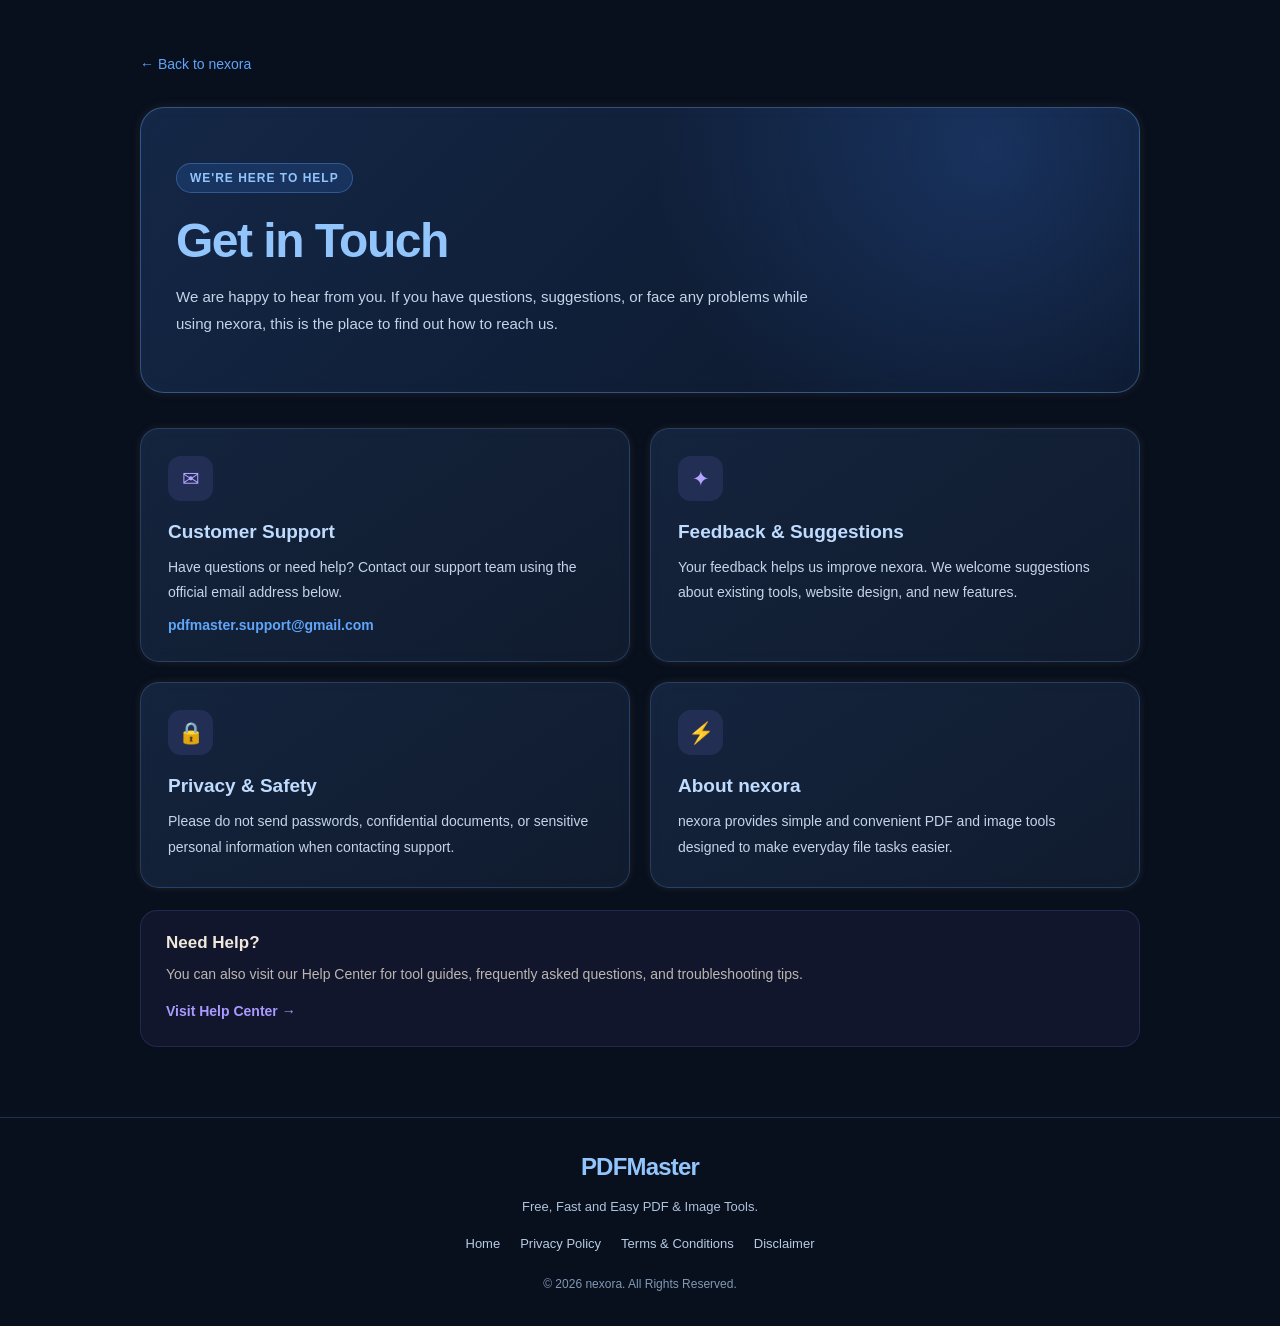
<file: contact.html>
<!DOCTYPE html>
<html lang="en">

<head>
    <meta charset="UTF-8">
    <meta name="viewport" content="width=device-width, initial-scale=1.0">

    <title>Contact nexora - Customer Support & Feedback</title>

    <meta name="description"
        content="Contact nexora for help with free online PDF and image tools. Send questions, report issues, or share feedback with our support team.">

    <meta name="robots" content="index, follow">

    <link rel="canonical"
        href="https://documentarypoint.github.io/nexora/contact.html">

    <meta property="og:type" content="website">
    <meta property="og:title" content="Contact nexora - Support & Feedback">
    <meta property="og:description"
        content="Need help with nexora? Contact our support team or share your feedback.">
    <meta property="og:url"
        content="https://documentarypoint.github.io/nexora/contact.html">
    <meta property="og:site_name" content="nexora">

    <link rel="stylesheet" href="style.css">

    <style>
        body {
            min-height: 100vh;
        }

        .contact-page {
            max-width: 1050px;
            margin: 0 auto;
            padding: 55px 25px 70px;
            color: var(--text, #f4f4f5);
        }

        .contact-back {
            display: inline-flex;
            align-items: center;
            gap: 8px;
            color: #a5adff;
            text-decoration: none;
            margin-bottom: 35px;
            font-size: 14px;
            transition: 0.25s;
        }

        .contact-back:hover {
            color: #ffffff;
            transform: translateX(-4px);
        }

        .contact-hero {
            position: relative;
            overflow: hidden;
            padding: 55px 35px;
            border: 1px solid rgba(139, 124, 255, 0.22);
            border-radius: 24px;
            background:
                radial-gradient(circle at 85% 20%, rgba(124, 92, 255, 0.20), transparent 35%),
                linear-gradient(135deg, #171b2b, #111522);
            margin-bottom: 35px;
        }

        .contact-label {
            display: inline-block;
            padding: 7px 13px;
            border-radius: 30px;
            background: rgba(139, 124, 255, 0.13);
            border: 1px solid rgba(139, 124, 255, 0.25);
            color: #aaa0ff;
            font-size: 12px;
            font-weight: 700;
            letter-spacing: 1px;
            margin-bottom: 20px;
        }

        .contact-hero h1 {
            font-size: clamp(32px, 5vw, 48px);
            margin-bottom: 15px;
            letter-spacing: -1.5px;
        }

        .contact-hero h1 span {
            color: #a99aff;
        }

        .contact-hero p {
            max-width: 650px;
            color: #b8bdca;
            line-height: 1.8;
            font-size: 15px;
        }

        .contact-grid {
            display: grid;
            grid-template-columns: repeat(2, minmax(0, 1fr));
            gap: 20px;
        }

        .contact-card {
            position: relative;
            padding: 27px;
            min-height: 190px;
            border-radius: 19px;
            background: linear-gradient(145deg, #191e2d, #131824);
            border: 1px solid rgba(255, 255, 255, 0.07);
            transition: transform 0.25s, border-color 0.25s;
        }

        .contact-card:hover {
            transform: translateY(-5px);
            border-color: rgba(139, 124, 255, 0.4);
        }

        .contact-icon {
            width: 45px;
            height: 45px;
            display: flex;
            align-items: center;
            justify-content: center;
            border-radius: 13px;
            background: rgba(139, 124, 255, 0.13);
            color: #b2a4ff;
            font-size: 21px;
            margin-bottom: 20px;
        }

        .contact-card h2 {
            font-size: 19px;
            margin-bottom: 12px;
        }

        .contact-card p {
            color: #aeb5c5;
            line-height: 1.8;
            font-size: 14px;
        }

        .contact-email {
            display: inline-block;
            margin-top: 12px;
            color: #a99aff;
            text-decoration: none;
            font-weight: 600;
            font-size: 14px;
            overflow-wrap: anywhere;
            transition: 0.2s;
        }

        .contact-email:hover {
            color: #ffffff;
            text-decoration: underline;
        }

        .contact-note {
            margin-top: 22px;
            padding: 22px 25px;
            border-radius: 17px;
            background: rgba(139, 124, 255, 0.07);
            border: 1px solid rgba(139, 124, 255, 0.16);
        }

        .contact-note h2 {
            font-size: 17px;
            margin-bottom: 9px;
        }

        .contact-note p {
            color: #b8bdca;
            font-size: 14px;
            line-height: 1.8;
        }

        .contact-footer {
            text-align: center;
            padding: 35px 20px;
            border-top: 1px solid rgba(255, 255, 255, 0.07);
            background: #10131d;
        }

        .contact-footer .logo {
            display: inline-block;
            color: #ffffff;
            font-size: 24px;
            font-weight: 800;
            text-decoration: none;
            margin-bottom: 10px;
        }

        .contact-footer .logo span {
            color: #a99aff;
        }

        .contact-footer > p {
            color: #9299aa;
            font-size: 13px;
            margin: 8px 0 20px;
        }

        .contact-footer .footer-links {
            display: flex;
            justify-content: center;
            flex-wrap: wrap;
            gap: 20px;
            margin-bottom: 22px;
        }

        .contact-footer .footer-links a {
            color: #aeb5c5;
            font-size: 13px;
            text-decoration: none;
            transition: 0.2s;
        }

        .contact-footer .footer-links a:hover {
            color: #a99aff;
        }

        .contact-footer .copyright {
            color: #72798a;
            font-size: 12px;
            margin: 0;
        }

        @media (max-width: 650px) {
            .contact-page {
                padding: 30px 17px 45px;
            }

            .contact-hero {
                padding: 35px 23px;
                border-radius: 19px;
            }

            .contact-grid {
                grid-template-columns: 1fr;
            }

            .contact-card {
                min-height: auto;
            }

            .contact-footer .footer-links {
                gap: 13px;
            }
        }
    
        /* Shared blue legal-page palette */
        body:has(.contact-page) {
            background: #080F1D !important;
            color: #EAF2FF !important;
        }
        .contact-page {
            background: transparent !important;
            color: #EAF2FF !important;
        }
        .contact-back,
        .contact-card a {
            color: #60A5FA !important;
        }
        .contact-back:hover,
        .contact-card a:hover {
            color: #BFDBFE !important;
        }
        .contact-hero {
            background: radial-gradient(circle at 85% 15%, rgba(59,130,246,.22), transparent 38%), linear-gradient(135deg, #142746, #0C172B) !important;
            border: 1px solid rgba(96,165,250,.38) !important;
        }
        .contact-label {
            background: rgba(59,130,246,.16) !important;
            border: 1px solid rgba(96,165,250,.34) !important;
            color: #93C5FD !important;
        }
        .contact-hero h1,
        .contact-hero h1 span {
            color: #93C5FD !important;
        }
        .contact-hero p,
        .contact-card p {
            color: #C5D4E8 !important;
        }
        .contact-date {
            background: rgba(96,165,250,.10) !important;
            color: #DCEBFF !important;
            border: 1px solid rgba(96,165,250,.22) !important;
        }
        .contact-card {
            background: linear-gradient(145deg, #14243D, #101B2E) !important;
            border: 1px solid rgba(96,165,250,.24) !important;
            color: #EAF2FF !important;
        }
        .contact-card:hover {
            border-color: rgba(96,165,250,.72) !important;
            box-shadow: 0 12px 30px rgba(37,99,235,.16) !important;
        }
        .contact-card h2,
        .contact-card h3 {
            color: #BFDBFE !important;
        }
        .contact-footer {
            background: #080F1D !important;
            border-top: 1px solid rgba(96,165,250,.24) !important;
        }
        .contact-footer .logo,
        .contact-footer .logo span {
            color: #93C5FD !important;
        }
        .contact-footer > p {
            color: #AFC2DC !important;
        }
        .contact-footer .footer-links a {
            color: #B8CBE4 !important;
        }
        .contact-footer .footer-links a:hover {
            color: #60A5FA !important;
        }
        .contact-footer .copyright {
            color: #8298B5 !important;
        }
</style>
</head>

<body>

    <main class="contact-page">

        <a href="index.html" class="contact-back">
            ← Back to nexora
        </a>

        <section class="contact-hero">

            <span class="contact-label">WE'RE HERE TO HELP</span>

            <h1>Get in <span>Touch</span></h1>

            <p>
                We are happy to hear from you. If you have questions,
                suggestions, or face any problems while using nexora,
                this is the place to find out how to reach us.
            </p>

        </section>

        <section class="contact-grid">

            <div class="contact-card">

                <div class="contact-icon">✉</div>

                <h2>Customer Support</h2>

                <p>
                    Have questions or need help? Contact our support team
                    using the official email address below.
                </p>

                <a class="contact-email"
                   href="mailto:pdfmaster.support@gmail.com">
                    pdfmaster.support@gmail.com
                </a>

            </div>

            <div class="contact-card">

                <div class="contact-icon">✦</div>

                <h2>Feedback & Suggestions</h2>

                <p>
                    Your feedback helps us improve nexora.
                    We welcome suggestions about existing tools,
                    website design, and new features.
                </p>

            </div>

            <div class="contact-card">

                <div class="contact-icon">🔒</div>

                <h2>Privacy & Safety</h2>

                <p>
                    Please do not send passwords, confidential documents,
                    or sensitive personal information when contacting support.
                </p>

            </div>

            <div class="contact-card">

                <div class="contact-icon">⚡</div>

                <h2>About nexora</h2>

                <p>
                    nexora provides simple and convenient PDF
                    and image tools designed to make everyday file
                    tasks easier.
                </p>

            </div>

        </section>

        <section class="contact-note">

            <h2>Need Help?</h2>

            <p>
                You can also visit our Help Center for tool guides,
                frequently asked questions, and troubleshooting tips.
            </p>

            <p style="margin-top: 12px;">
                <a href="index.html#faq"
                    style="color: #a99aff; text-decoration: none; font-weight: 600;">
                    Visit Help Center →
                </a>
            </p>

        </section>

    </main>

    <footer class="contact-footer">

        <a href="index.html" class="logo">
            PDF<span>Master</span>
        </a>

        <p>Free, Fast and Easy PDF & Image Tools.</p>

        <div class="footer-links">
            <a href="index.html">Home</a>
            <a href="privacy.html">Privacy Policy</a>
            <a href="terms.html">Terms & Conditions</a>
            <a href="disclaimer.html">Disclaimer</a>
        </div>

        <p class="copyright">
            © 2026 nexora. All Rights Reserved.
        </p>

    </footer>

</body>
</html>
</file>
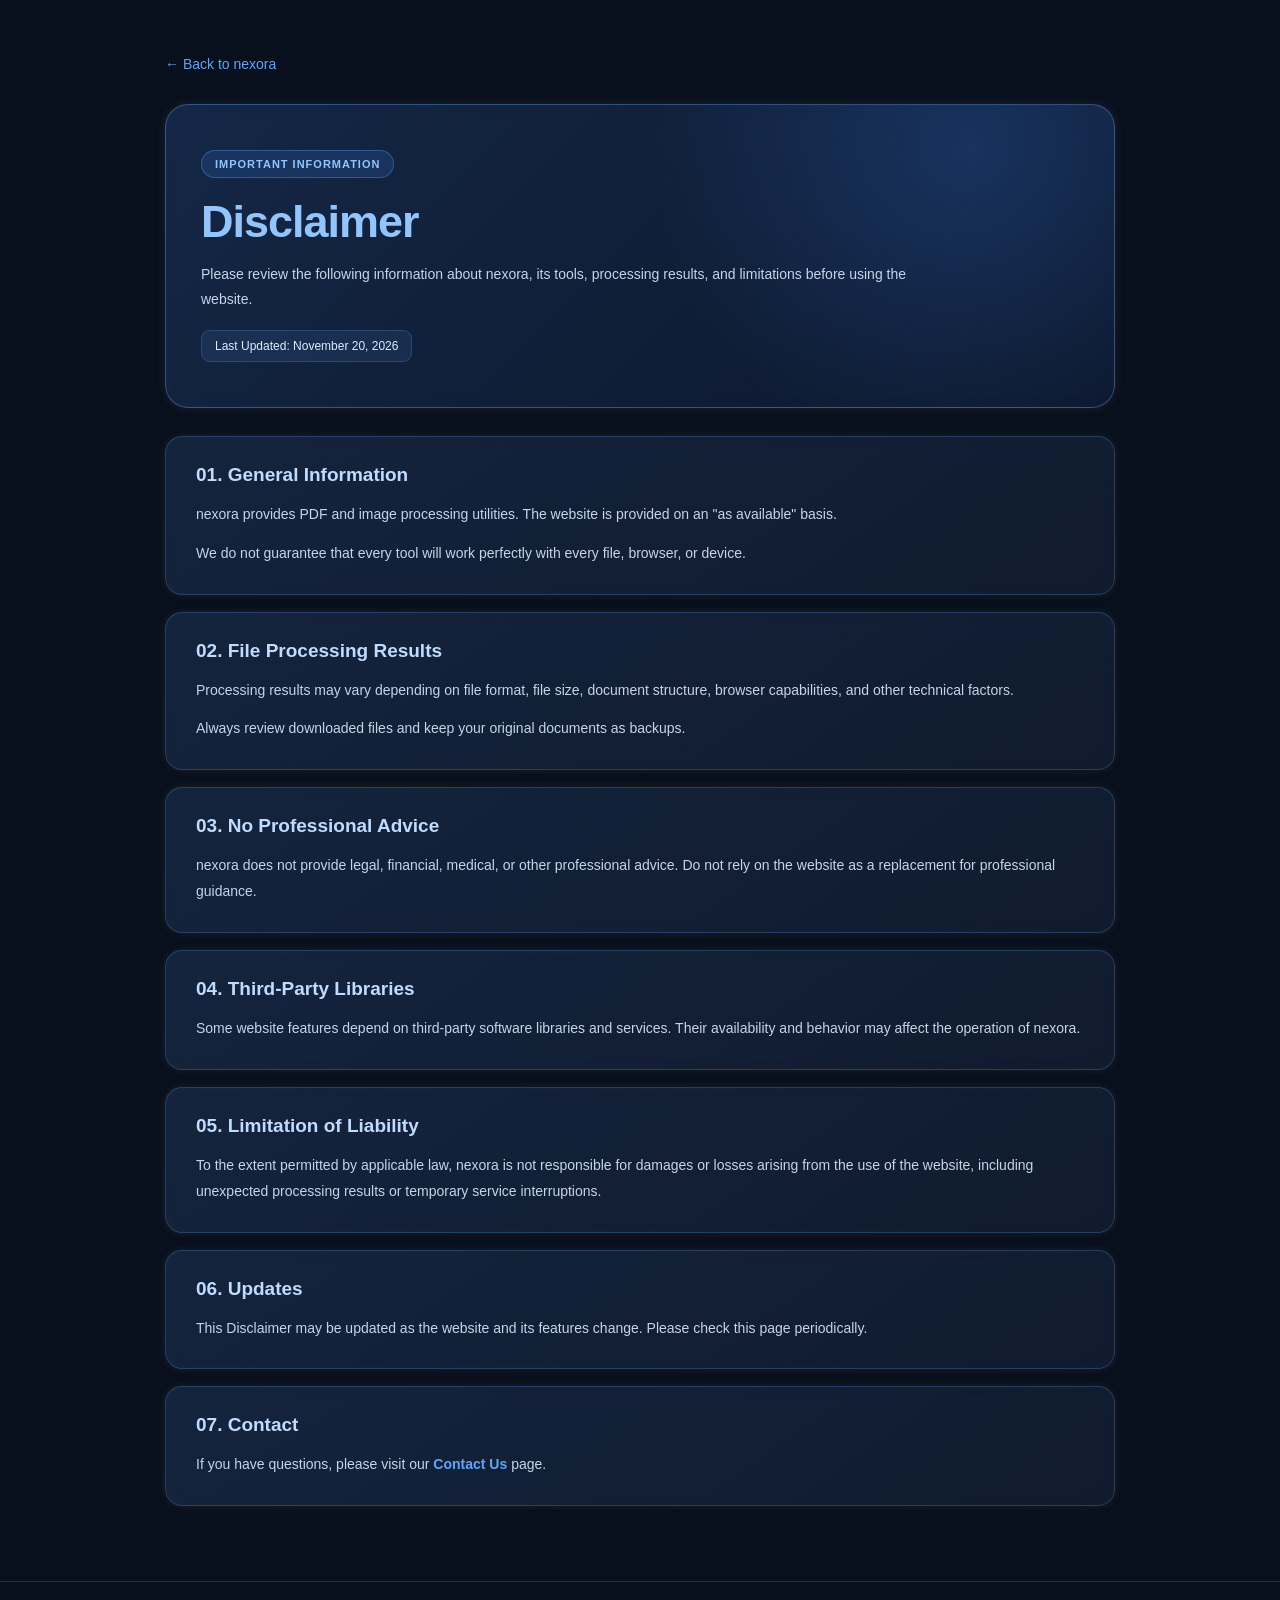
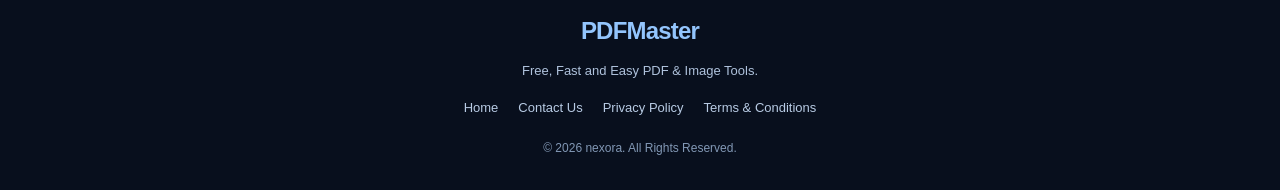
<file: disclaimer.html>
<!DOCTYPE html>
<html lang="en">

<head>
    <meta charset="UTF-8">
    <meta name="viewport" content="width=device-width, initial-scale=1.0">

    <title>nexora Disclaimer - Tools, Results & Limitations</title>

    <meta name="description"
        content="Read the nexora Disclaimer to understand the limitations of our free online PDF and image tools, file processing results, third-party libraries, and website availability.">

    <meta name="robots" content="index, follow">

    <link rel="canonical"
        href="https://documentarypoint.github.io/nexora/disclaimer.html">

    <meta property="og:type" content="website">
    <meta property="og:title" content="nexora Disclaimer">
    <meta property="og:description"
        content="Understand nexora tool limitations, processing results, third-party services, and website usage information.">
    <meta property="og:url"
        content="https://documentarypoint.github.io/nexora/disclaimer.html">
    <meta property="og:site_name" content="nexora">

    <link rel="stylesheet" href="style.css">

    <style>
        .disclaimer-page {
            max-width: 1000px;
            margin: 0 auto;
            padding: 55px 25px 75px;
            color: var(--text, #f4f4f5);
        }

        .disclaimer-back {
            display: inline-block;
            color: #a99aff;
            text-decoration: none;
            font-size: 14px;
            margin-bottom: 32px;
            transition: 0.2s;
        }

        .disclaimer-back:hover {
            color: #ffffff;
            transform: translateX(-3px);
        }

        .disclaimer-hero {
            padding: 45px 35px;
            border-radius: 23px;
            border: 1px solid rgba(139, 124, 255, 0.22);
            background:
                radial-gradient(circle at 85% 15%, rgba(124, 92, 255, 0.20), transparent 35%),
                linear-gradient(135deg, #191e30, #111522);
            margin-bottom: 28px;
        }

        .disclaimer-label {
            display: inline-block;
            padding: 7px 13px;
            border-radius: 30px;
            background: rgba(139, 124, 255, 0.13);
            border: 1px solid rgba(139, 124, 255, 0.25);
            color: #b4a6ff;
            font-size: 11px;
            font-weight: 700;
            letter-spacing: 1px;
            margin-bottom: 18px;
        }

        .disclaimer-hero h1 {
            font-size: clamp(32px, 5vw, 45px);
            letter-spacing: -1px;
            margin-bottom: 14px;
        }

        .disclaimer-hero h1 span {
            color: #a99aff;
        }

        .disclaimer-hero p {
            max-width: 720px;
            color: #b8bdca;
            line-height: 1.8;
            font-size: 14px;
        }

        .disclaimer-date {
            display: inline-block;
            margin-top: 18px;
            padding: 8px 13px;
            border-radius: 9px;
            background: rgba(255, 255, 255, 0.05);
            color: #c3c9d7;
            font-size: 12px;
        }

        .disclaimer-card {
            padding: 27px 30px;
            margin-top: 17px;
            border-radius: 17px;
            background: linear-gradient(145deg, #191e2d, #131824);
            border: 1px solid rgba(255, 255, 255, 0.07);
            transition: border-color 0.25s, transform 0.25s;
        }

        .disclaimer-card:hover {
            border-color: rgba(139, 124, 255, 0.30);
            transform: translateY(-2px);
        }

        .disclaimer-card h2 {
            font-size: 19px;
            margin-bottom: 15px;
            color: #f0efff;
        }

        .disclaimer-card p {
            color: #b8bdca;
            font-size: 14px;
            line-height: 1.9;
            margin-bottom: 12px;
        }

        .disclaimer-card p:last-child {
            margin-bottom: 0;
        }

        .disclaimer-card a {
            color: #a99aff;
            text-decoration: none;
            font-weight: 600;
        }

        .disclaimer-card a:hover {
            color: #ffffff;
            text-decoration: underline;
        }

        .disclaimer-footer {
            text-align: center;
            padding: 35px 20px;
            background: #10131d;
            border-top: 1px solid rgba(255, 255, 255, 0.07);
        }

        .disclaimer-footer .logo {
            display: inline-block;
            color: #ffffff;
            font-size: 24px;
            font-weight: 800;
            text-decoration: none;
            margin-bottom: 10px;
        }

        .disclaimer-footer .logo span {
            color: #a99aff;
        }

        .disclaimer-footer > p {
            color: #9299aa;
            font-size: 13px;
            margin: 8px 0 20px;
        }

        .disclaimer-footer .footer-links {
            display: flex;
            justify-content: center;
            flex-wrap: wrap;
            gap: 20px;
            margin-bottom: 22px;
        }

        .disclaimer-footer .footer-links a {
            color: #aeb5c5;
            font-size: 13px;
            text-decoration: none;
            transition: 0.2s;
        }

        .disclaimer-footer .footer-links a:hover {
            color: #a99aff;
        }

        .disclaimer-footer .copyright {
            color: #72798a;
            font-size: 12px;
            margin: 0;
        }

        @media(max-width: 600px) {
            .disclaimer-page {
                padding: 30px 17px 45px;
            }

            .disclaimer-hero {
                padding: 30px 22px;
                border-radius: 18px;
            }

            .disclaimer-card {
                padding: 22px 20px;
            }

            .disclaimer-card h2 {
                font-size: 17px;
            }

            .disclaimer-footer .footer-links {
                gap: 13px;
            }
        }

        /* Disclaimer page: coordinated blue theme */
        body:has(.disclaimer-page) {
            background: #080F1D !important;
            color: #EAF2FF !important;
        }
        .disclaimer-page {
            background: transparent !important;
            color: #EAF2FF !important;
        }
        .disclaimer-back,
        .disclaimer-card a {
            color: #60A5FA !important;
        }
        .disclaimer-back:hover,
        .disclaimer-card a:hover {
            color: #BFDBFE !important;
        }
        .disclaimer-hero {
            background: radial-gradient(circle at 85% 15%, rgba(59,130,246,.22), transparent 38%), linear-gradient(135deg, #142746, #0C172B) !important;
            border: 1px solid rgba(96,165,250,.38) !important;
        }
        .disclaimer-label {
            background: rgba(59,130,246,.16) !important;
            border: 1px solid rgba(96,165,250,.34) !important;
            color: #93C5FD !important;
        }
        .disclaimer-hero h1,
        .disclaimer-hero h1 span {
            color: #93C5FD !important;
        }
        .disclaimer-hero p,
        .disclaimer-card p {
            color: #C5D4E8 !important;
        }
        .disclaimer-date {
            background: rgba(96,165,250,.10) !important;
            color: #DCEBFF !important;
            border: 1px solid rgba(96,165,250,.22) !important;
        }
        .disclaimer-card {
            background: linear-gradient(145deg, #14243D, #101B2E) !important;
            border: 1px solid rgba(96,165,250,.24) !important;
            color: #EAF2FF !important;
        }
        .disclaimer-card:hover {
            border-color: rgba(96,165,250,.72) !important;
            box-shadow: 0 12px 30px rgba(37,99,235,.16) !important;
        }
        .disclaimer-card h2 {
            color: #BFDBFE !important;
        }
        .disclaimer-footer {
            background: #080F1D !important;
            border-top: 1px solid rgba(96,165,250,.24) !important;
        }
        .disclaimer-footer .logo,
        .disclaimer-footer .logo span {
            color: #93C5FD !important;
        }
        .disclaimer-footer > p {
            color: #AFC2DC !important;
        }
        .disclaimer-footer .footer-links a {
            color: #B8CBE4 !important;
        }
        .disclaimer-footer .footer-links a:hover {
            color: #60A5FA !important;
        }
        .disclaimer-footer .copyright {
            color: #8298B5 !important;
        }
    </style>
</head>

<body>

    <main class="disclaimer-page">

        <a href="index.html" class="disclaimer-back">
            ← Back to nexora
        </a>

        <section class="disclaimer-hero">

            <span class="disclaimer-label">IMPORTANT INFORMATION</span>

            <h1><span>Disclaimer</span></h1>

            <p>
                Please review the following information about
                nexora, its tools, processing results,
                and limitations before using the website.
            </p>

            <span class="disclaimer-date">
                Last Updated: November 20, 2026
            </span>

        </section>

        <section class="disclaimer-card">

            <h2>01. General Information</h2>

            <p>
                nexora provides PDF and image processing
                utilities. The website is provided on an
                "as available" basis.
            </p>

            <p>
                We do not guarantee that every tool will work
                perfectly with every file, browser, or device.
            </p>

        </section>

        <section class="disclaimer-card">

            <h2>02. File Processing Results</h2>

            <p>
                Processing results may vary depending on file
                format, file size, document structure, browser
                capabilities, and other technical factors.
            </p>

            <p>
                Always review downloaded files and keep your
                original documents as backups.
            </p>

        </section>

        <section class="disclaimer-card">

            <h2>03. No Professional Advice</h2>

            <p>
                nexora does not provide legal, financial,
                medical, or other professional advice.
                Do not rely on the website as a replacement
                for professional guidance.
            </p>

        </section>

        <section class="disclaimer-card">

            <h2>04. Third-Party Libraries</h2>

            <p>
                Some website features depend on third-party
                software libraries and services. Their
                availability and behavior may affect the
                operation of nexora.
            </p>

        </section>

        <section class="disclaimer-card">

            <h2>05. Limitation of Liability</h2>

            <p>
                To the extent permitted by applicable law,
                nexora is not responsible for damages or
                losses arising from the use of the website,
                including unexpected processing results
                or temporary service interruptions.
            </p>

        </section>

        <section class="disclaimer-card">

            <h2>06. Updates</h2>

            <p>
                This Disclaimer may be updated as the website
                and its features change. Please check this
                page periodically.
            </p>

        </section>

        <section class="disclaimer-card">

            <h2>07. Contact</h2>

            <p>
                If you have questions, please visit our
                <a href="contact.html">Contact Us</a> page.
            </p>

        </section>

    </main>

    <footer class="disclaimer-footer">

        <a href="index.html" class="logo">
            PDF<span>Master</span>
        </a>

        <p>Free, Fast and Easy PDF & Image Tools.</p>

        <div class="footer-links">
            <a href="index.html">Home</a>
            <a href="contact.html">Contact Us</a>
            <a href="privacy.html">Privacy Policy</a>
            <a href="terms.html">Terms & Conditions</a>
        </div>

        <p class="copyright">
            © 2026 nexora. All Rights Reserved.
        </p>

    </footer>

</body>
</html>
</file>
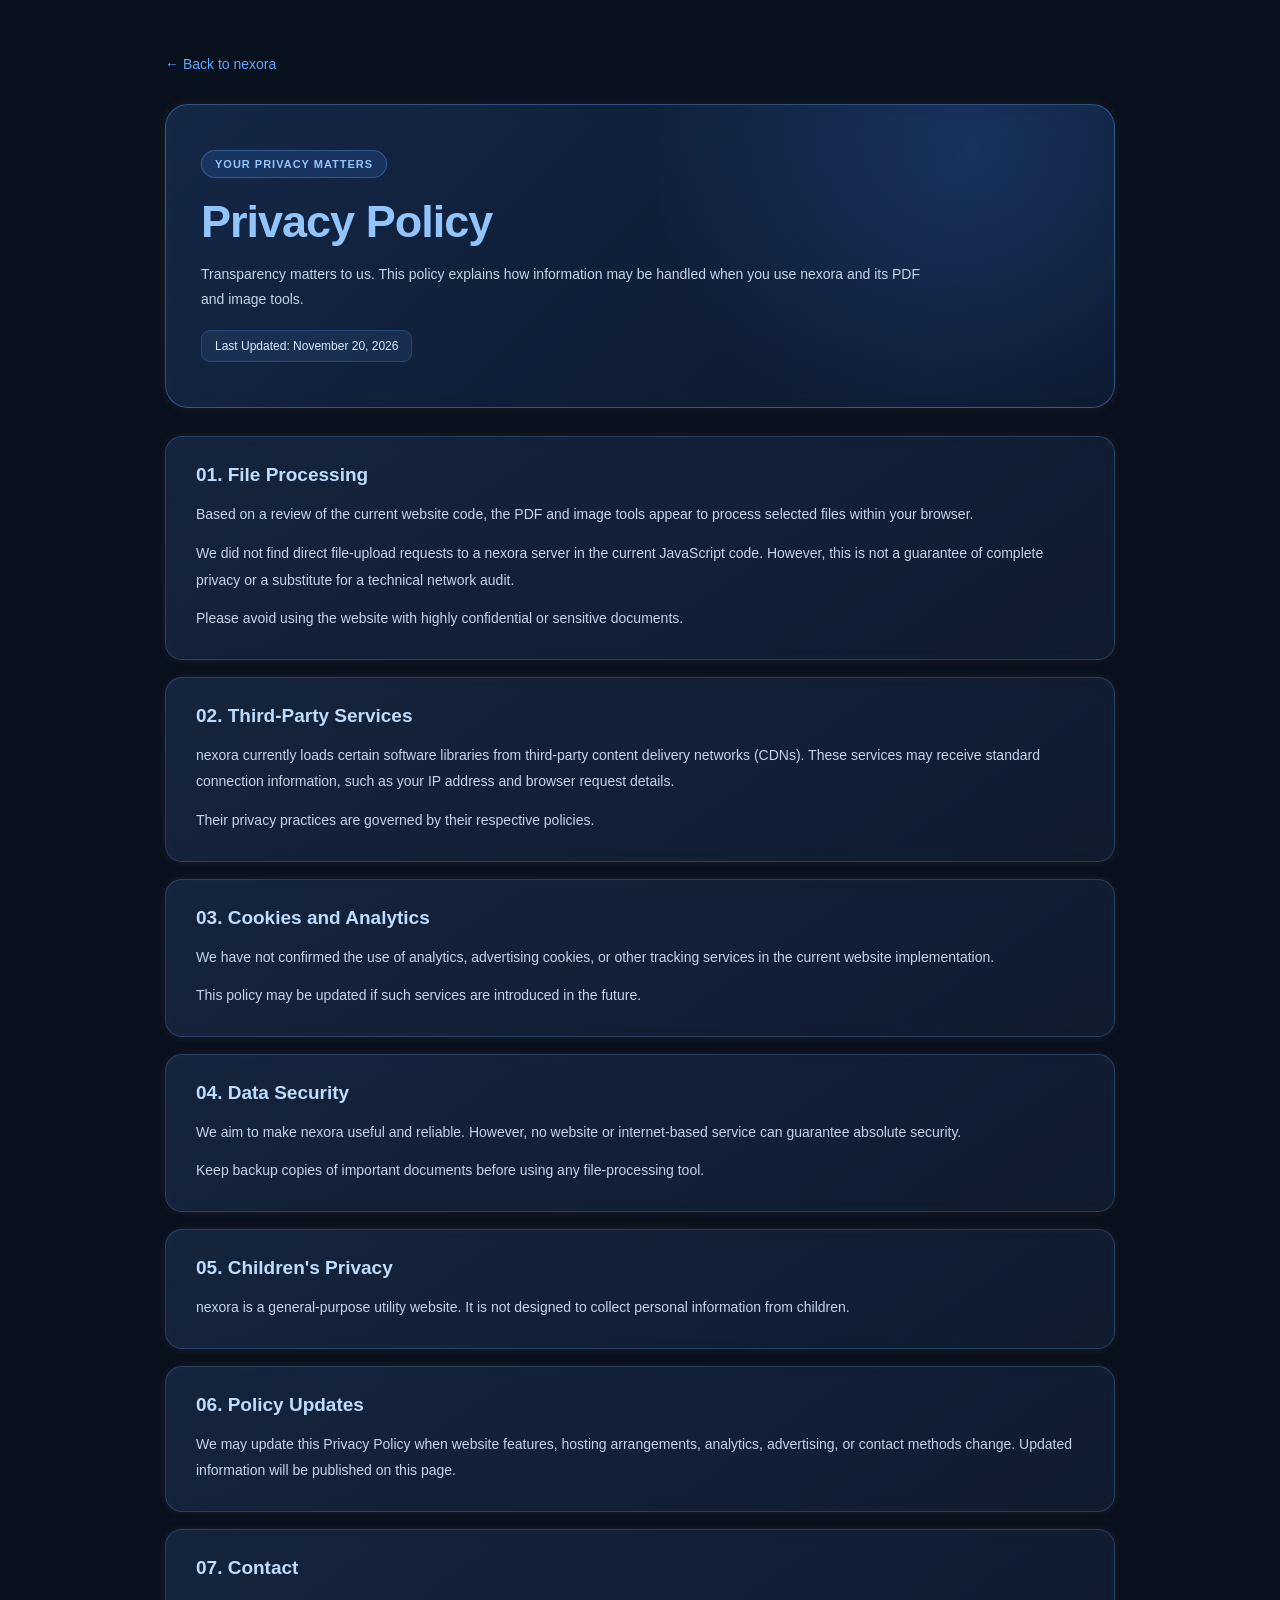
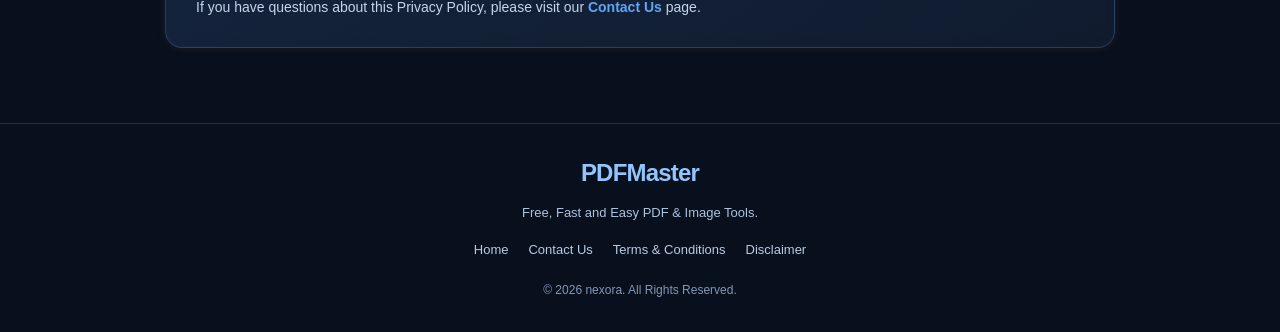
<file: privacy.html>
<!DOCTYPE html>
<html lang="en">

<head>
    <meta charset="UTF-8">
    <meta name="viewport" content="width=device-width, initial-scale=1.0">

    <title>nexora Privacy Policy - Data & File Privacy</title>

    <meta name="description"
        content="Read the nexora Privacy Policy to learn how PDF and image files are processed, what information may be collected, and how third-party services are used.">

    <meta name="robots" content="index, follow">

    <link rel="canonical"
        href="https://documentarypoint.github.io/nexora/privacy.html">

    <meta property="og:type" content="website">
    <meta property="og:title" content="nexora Privacy Policy">
    <meta property="og:description"
        content="Learn how nexora handles file processing, privacy, data security, and third-party services.">
    <meta property="og:url"
        content="https://documentarypoint.github.io/nexora/privacy.html">
    <meta property="og:site_name" content="nexora">

    <link rel="stylesheet" href="style.css">

    <style>
        .privacy-page {
            max-width: 1000px;
            margin: 0 auto;
            padding: 55px 25px 75px;
            color: var(--text, #f4f4f5);
        }

        .privacy-back {
            display: inline-block;
            color: #a99aff;
            text-decoration: none;
            font-size: 14px;
            margin-bottom: 32px;
            transition: 0.2s;
        }

        .privacy-back:hover {
            color: #ffffff;
            transform: translateX(-3px);
        }

        .privacy-hero {
            padding: 45px 35px;
            border-radius: 23px;
            border: 1px solid rgba(139, 124, 255, 0.22);
            background:
                radial-gradient(circle at 85% 15%, rgba(124, 92, 255, 0.20), transparent 35%),
                linear-gradient(135deg, #191e30, #111522);
            margin-bottom: 28px;
        }

        .privacy-label {
            display: inline-block;
            padding: 7px 13px;
            border-radius: 30px;
            background: rgba(139, 124, 255, 0.13);
            border: 1px solid rgba(139, 124, 255, 0.25);
            color: #b4a6ff;
            font-size: 11px;
            font-weight: 700;
            letter-spacing: 1px;
            margin-bottom: 18px;
        }

        .privacy-hero h1 {
            font-size: clamp(32px, 5vw, 45px);
            letter-spacing: -1px;
            margin-bottom: 14px;
        }

        .privacy-hero h1 span {
            color: #a99aff;
        }

        .privacy-hero p {
            max-width: 720px;
            color: #b8bdca;
            line-height: 1.8;
            font-size: 14px;
        }

        .privacy-date {
            display: inline-block;
            margin-top: 18px;
            padding: 8px 13px;
            border-radius: 9px;
            background: rgba(255, 255, 255, 0.05);
            color: #c3c9d7;
            font-size: 12px;
        }

        .privacy-card {
            padding: 27px 30px;
            margin-top: 17px;
            border-radius: 17px;
            background: linear-gradient(145deg, #191e2d, #131824);
            border: 1px solid rgba(255, 255, 255, 0.07);
            transition: border-color 0.25s, transform 0.25s;
        }

        .privacy-card:hover {
            border-color: rgba(139, 124, 255, 0.30);
            transform: translateY(-2px);
        }

        .privacy-card h2 {
            font-size: 19px;
            margin-bottom: 15px;
            color: #f0efff;
        }

        .privacy-card p,
        .privacy-card li {
            color: #b8bdca;
            font-size: 14px;
            line-height: 1.9;
            margin-bottom: 12px;
        }

        .privacy-card p:last-child {
            margin-bottom: 0;
        }

        .privacy-card ul {
            padding-left: 22px;
        }

        .privacy-card a {
            color: #a99aff;
            text-decoration: none;
            font-weight: 600;
        }

        .privacy-card a:hover {
            color: #ffffff;
            text-decoration: underline;
        }

        .privacy-footer {
            text-align: center;
            padding: 35px 20px;
            background: #10131d;
            border-top: 1px solid rgba(255, 255, 255, 0.07);
        }

        .privacy-footer .logo {
            display: inline-block;
            color: #ffffff;
            font-size: 24px;
            font-weight: 800;
            text-decoration: none;
            margin-bottom: 10px;
        }

        .privacy-footer .logo span {
            color: #a99aff;
        }

        .privacy-footer > p {
            color: #9299aa;
            font-size: 13px;
            margin: 8px 0 20px;
        }

        .privacy-footer .footer-links {
            display: flex;
            justify-content: center;
            flex-wrap: wrap;
            gap: 20px;
            margin-bottom: 22px;
        }

        .privacy-footer .footer-links a {
            color: #aeb5c5;
            font-size: 13px;
            text-decoration: none;
            transition: 0.2s;
        }

        .privacy-footer .footer-links a:hover {
            color: #a99aff;
        }

        .privacy-footer .copyright {
            color: #72798a;
            font-size: 12px;
            margin: 0;
        }

        @media(max-width: 600px) {
            .privacy-page {
                padding: 30px 17px 45px;
            }

            .privacy-hero {
                padding: 30px 22px;
                border-radius: 18px;
            }

            .privacy-card {
                padding: 22px 20px;
            }

            .privacy-card h2 {
                font-size: 17px;
            }

            .privacy-footer .footer-links {
                gap: 13px;
            }
        }
    
        /* Shared blue legal-page palette */
        body:has(.privacy-page) {
            background: #080F1D !important;
            color: #EAF2FF !important;
        }
        .privacy-page {
            background: transparent !important;
            color: #EAF2FF !important;
        }
        .privacy-back,
        .privacy-card a {
            color: #60A5FA !important;
        }
        .privacy-back:hover,
        .privacy-card a:hover {
            color: #BFDBFE !important;
        }
        .privacy-hero {
            background: radial-gradient(circle at 85% 15%, rgba(59,130,246,.22), transparent 38%), linear-gradient(135deg, #142746, #0C172B) !important;
            border: 1px solid rgba(96,165,250,.38) !important;
        }
        .privacy-label {
            background: rgba(59,130,246,.16) !important;
            border: 1px solid rgba(96,165,250,.34) !important;
            color: #93C5FD !important;
        }
        .privacy-hero h1,
        .privacy-hero h1 span {
            color: #93C5FD !important;
        }
        .privacy-hero p,
        .privacy-card p {
            color: #C5D4E8 !important;
        }
        .privacy-date {
            background: rgba(96,165,250,.10) !important;
            color: #DCEBFF !important;
            border: 1px solid rgba(96,165,250,.22) !important;
        }
        .privacy-card {
            background: linear-gradient(145deg, #14243D, #101B2E) !important;
            border: 1px solid rgba(96,165,250,.24) !important;
            color: #EAF2FF !important;
        }
        .privacy-card:hover {
            border-color: rgba(96,165,250,.72) !important;
            box-shadow: 0 12px 30px rgba(37,99,235,.16) !important;
        }
        .privacy-card h2,
        .privacy-card h3 {
            color: #BFDBFE !important;
        }
        .privacy-footer {
            background: #080F1D !important;
            border-top: 1px solid rgba(96,165,250,.24) !important;
        }
        .privacy-footer .logo,
        .privacy-footer .logo span {
            color: #93C5FD !important;
        }
        .privacy-footer > p {
            color: #AFC2DC !important;
        }
        .privacy-footer .footer-links a {
            color: #B8CBE4 !important;
        }
        .privacy-footer .footer-links a:hover {
            color: #60A5FA !important;
        }
        .privacy-footer .copyright {
            color: #8298B5 !important;
        }
</style>
</head>

<body>

    <main class="privacy-page">

        <a href="index.html" class="privacy-back">
            ← Back to nexora
        </a>

        <section class="privacy-hero">

            <span class="privacy-label">YOUR PRIVACY MATTERS</span>

            <h1>Privacy <span>Policy</span></h1>

            <p>
                Transparency matters to us. This policy explains
                how information may be handled when you use
                nexora and its PDF and image tools.
            </p>

            <span class="privacy-date">
                Last Updated: November 20, 2026
            </span>

        </section>

        <section class="privacy-card">

            <h2>01. File Processing</h2>

            <p>
                Based on a review of the current website code,
                the PDF and image tools appear to process selected
                files within your browser.
            </p>

            <p>
                We did not find direct file-upload requests to a
                nexora server in the current JavaScript code.
                However, this is not a guarantee of complete privacy
                or a substitute for a technical network audit.
            </p>

            <p>
                Please avoid using the website with highly
                confidential or sensitive documents.
            </p>

        </section>

        <section class="privacy-card">

            <h2>02. Third-Party Services</h2>

            <p>
                nexora currently loads certain software libraries
                from third-party content delivery networks (CDNs).
                These services may receive standard connection
                information, such as your IP address and browser
                request details.
            </p>

            <p>
                Their privacy practices are governed by their
                respective policies.
            </p>

        </section>

        <section class="privacy-card">

            <h2>03. Cookies and Analytics</h2>

            <p>
                We have not confirmed the use of analytics,
                advertising cookies, or other tracking services
                in the current website implementation.
            </p>

            <p>
                This policy may be updated if such services
                are introduced in the future.
            </p>

        </section>

        <section class="privacy-card">

            <h2>04. Data Security</h2>

            <p>
                We aim to make nexora useful and reliable.
                However, no website or internet-based service
                can guarantee absolute security.
            </p>

            <p>
                Keep backup copies of important documents
                before using any file-processing tool.
            </p>

        </section>

        <section class="privacy-card">

            <h2>05. Children's Privacy</h2>

            <p>
                nexora is a general-purpose utility website.
                It is not designed to collect personal information
                from children.
            </p>

        </section>

        <section class="privacy-card">

            <h2>06. Policy Updates</h2>

            <p>
                We may update this Privacy Policy when website
                features, hosting arrangements, analytics,
                advertising, or contact methods change.
                Updated information will be published on this page.
            </p>

        </section>

        <section class="privacy-card">

            <h2>07. Contact</h2>

            <p>
                If you have questions about this Privacy Policy,
                please visit our
                <a href="contact.html">Contact Us</a> page.
            </p>

        </section>

    </main>

    <footer class="privacy-footer">

        <a href="index.html" class="logo">
            PDF<span>Master</span>
        </a>

        <p>Free, Fast and Easy PDF & Image Tools.</p>

        <div class="footer-links">
            <a href="index.html">Home</a>
            <a href="contact.html">Contact Us</a>
            <a href="terms.html">Terms & Conditions</a>
            <a href="disclaimer.html">Disclaimer</a>
        </div>

        <p class="copyright">
            © 2026 nexora. All Rights Reserved.
        </p>

    </footer>

</body>
</html>
</file>
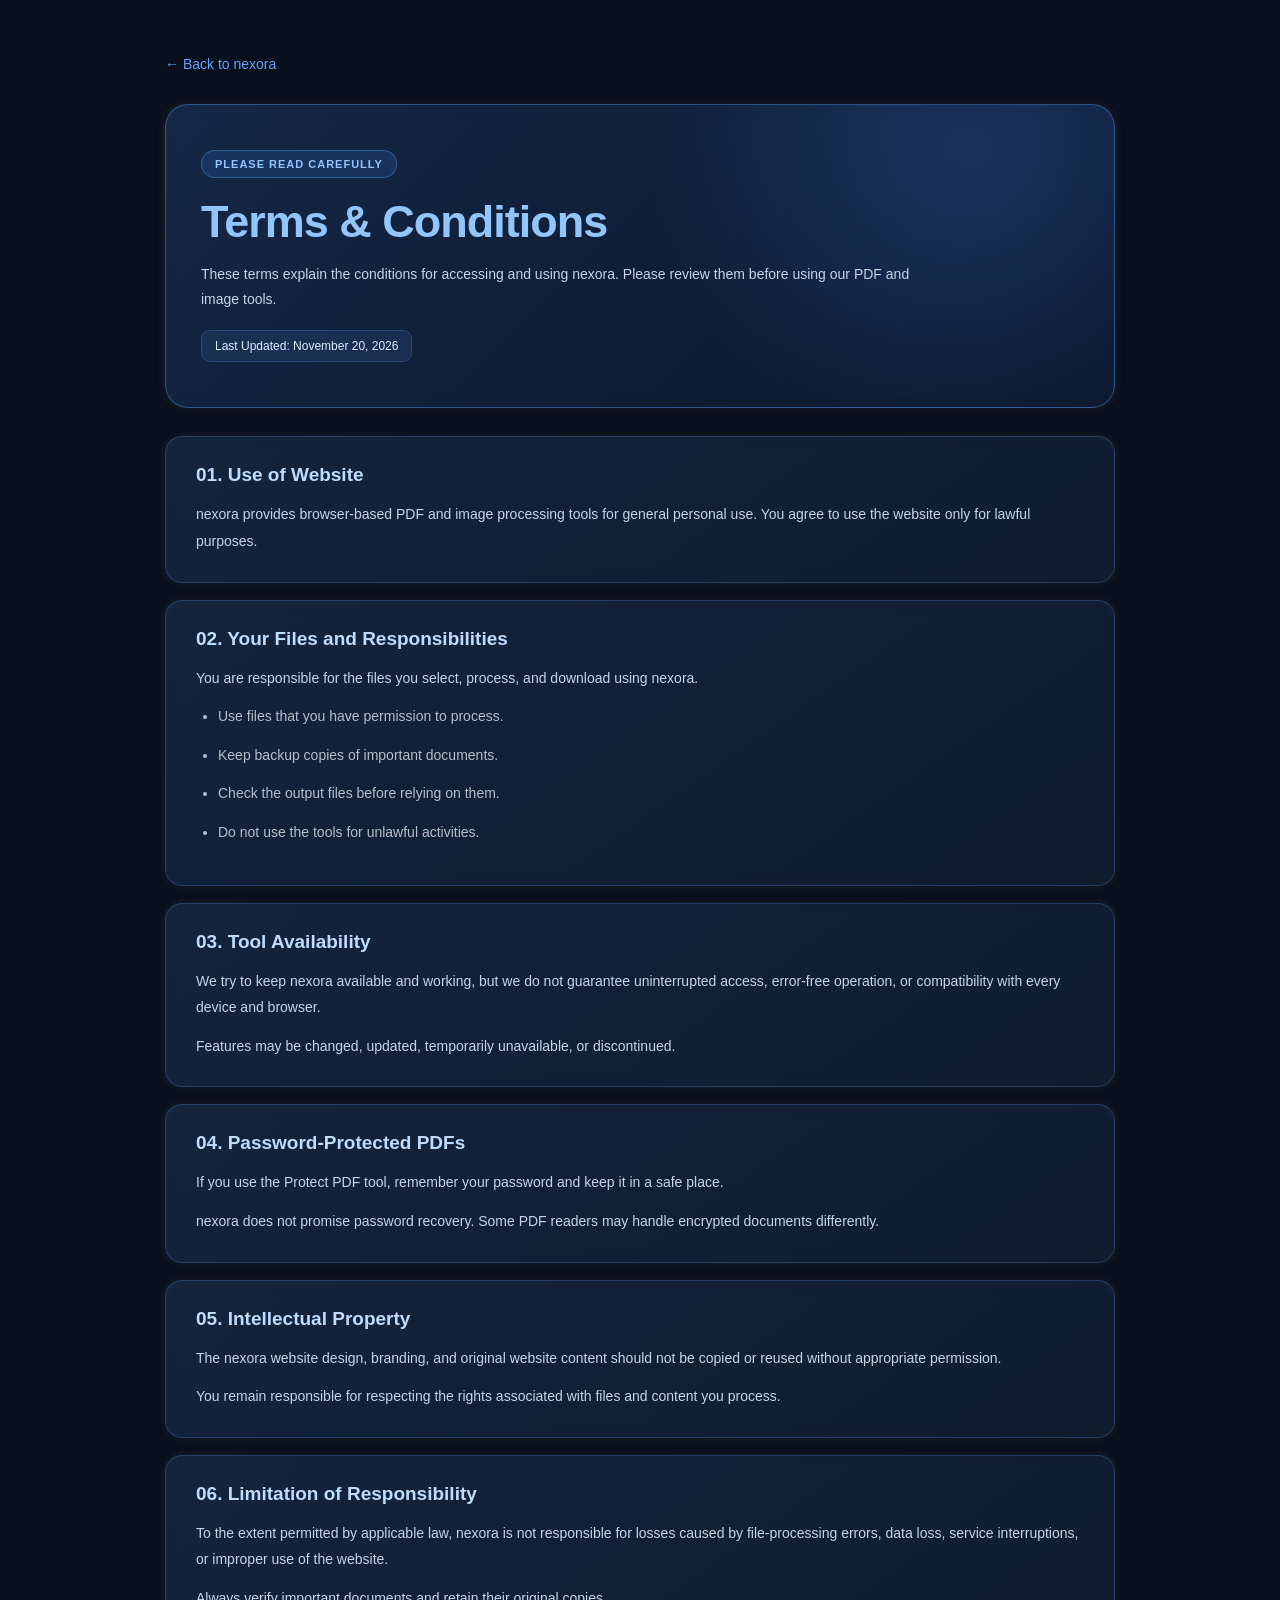
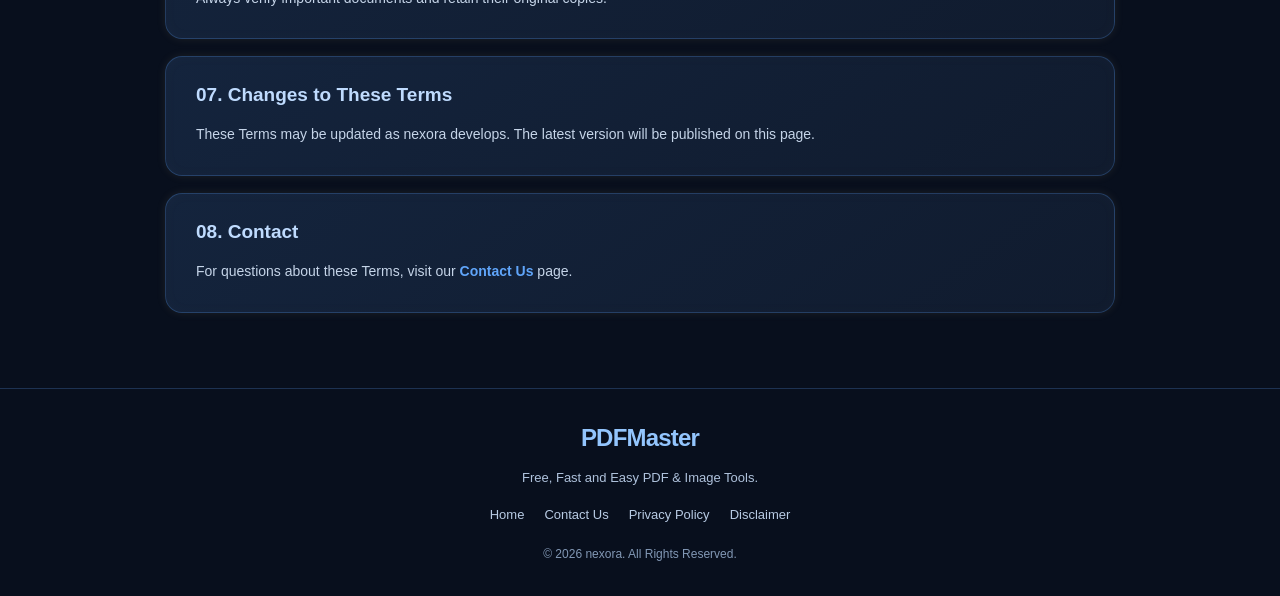
<file: terms.html>
<!DOCTYPE html>
<html lang="en">

<head>
    <meta charset="UTF-8">
    <meta name="viewport" content="width=device-width, initial-scale=1.0">

    <title>nexora Terms & Conditions - Website Usage Rules</title>

    <meta name="description"
        content="Read the nexora Terms and Conditions to understand website usage, file processing responsibilities, tool availability, and user guidelines.">

    <meta name="robots" content="index, follow">

    <link rel="canonical"
        href="https://documentarypoint.github.io/nexora/terms.html">

    <meta property="og:type" content="website">
    <meta property="og:title" content="nexora Terms & Conditions">
    <meta property="og:description"
        content="Review the terms and conditions for using nexora's free online PDF and image tools.">
    <meta property="og:url"
        content="https://documentarypoint.github.io/nexora/terms.html">
    <meta property="og:site_name" content="nexora">

    <link rel="stylesheet" href="style.css">

    <style>
        .terms-page {
            max-width: 1000px;
            margin: 0 auto;
            padding: 55px 25px 75px;
            color: var(--text, #f4f4f5);
        }

        .terms-back {
            display: inline-block;
            color: #a99aff;
            text-decoration: none;
            font-size: 14px;
            margin-bottom: 32px;
            transition: 0.2s;
        }

        .terms-back:hover {
            color: #ffffff;
            transform: translateX(-3px);
        }

        .terms-hero {
            padding: 45px 35px;
            border-radius: 23px;
            border: 1px solid rgba(139, 124, 255, 0.22);
            background:
                radial-gradient(circle at 85% 15%, rgba(124, 92, 255, 0.20), transparent 35%),
                linear-gradient(135deg, #191e30, #111522);
            margin-bottom: 28px;
        }

        .terms-label {
            display: inline-block;
            padding: 7px 13px;
            border-radius: 30px;
            background: rgba(139, 124, 255, 0.13);
            border: 1px solid rgba(139, 124, 255, 0.25);
            color: #b4a6ff;
            font-size: 11px;
            font-weight: 700;
            letter-spacing: 1px;
            margin-bottom: 18px;
        }

        .terms-hero h1 {
            font-size: clamp(32px, 5vw, 45px);
            letter-spacing: -1px;
            margin-bottom: 14px;
        }

        .terms-hero h1 span {
            color: #a99aff;
        }

        .terms-hero p {
            max-width: 720px;
            color: #b8bdca;
            line-height: 1.8;
            font-size: 14px;
        }

        .terms-date {
            display: inline-block;
            margin-top: 18px;
            padding: 8px 13px;
            border-radius: 9px;
            background: rgba(255, 255, 255, 0.05);
            color: #c3c9d7;
            font-size: 12px;
        }

        .terms-card {
            padding: 27px 30px;
            margin-top: 17px;
            border-radius: 17px;
            background: linear-gradient(145deg, #191e2d, #131824);
            border: 1px solid rgba(255, 255, 255, 0.07);
            transition: border-color 0.25s, transform 0.25s;
        }

        .terms-card:hover {
            border-color: rgba(139, 124, 255, 0.30);
            transform: translateY(-2px);
        }

        .terms-card h2 {
            font-size: 19px;
            margin-bottom: 15px;
            color: #f0efff;
        }

        .terms-card p,
        .terms-card li {
            color: #b8bdca;
            font-size: 14px;
            line-height: 1.9;
            margin-bottom: 12px;
        }

        .terms-card p:last-child {
            margin-bottom: 0;
        }

        .terms-card ul {
            padding-left: 22px;
        }

        .terms-card a {
            color: #a99aff;
            text-decoration: none;
            font-weight: 600;
        }

        .terms-card a:hover {
            color: #ffffff;
            text-decoration: underline;
        }

        .terms-footer {
            text-align: center;
            padding: 35px 20px;
            background: #10131d;
            border-top: 1px solid rgba(255, 255, 255, 0.07);
        }

        .terms-footer .logo {
            display: inline-block;
            color: #ffffff;
            font-size: 24px;
            font-weight: 800;
            text-decoration: none;
            margin-bottom: 10px;
        }

        .terms-footer .logo span {
            color: #a99aff;
        }

        .terms-footer > p {
            color: #9299aa;
            font-size: 13px;
            margin: 8px 0 20px;
        }

        .terms-footer .footer-links {
            display: flex;
            justify-content: center;
            flex-wrap: wrap;
            gap: 20px;
            margin-bottom: 22px;
        }

        .terms-footer .footer-links a {
            color: #aeb5c5;
            font-size: 13px;
            text-decoration: none;
            transition: 0.2s;
        }

        .terms-footer .footer-links a:hover {
            color: #a99aff;
        }

        .terms-footer .copyright {
            color: #72798a;
            font-size: 12px;
            margin: 0;
        }

        @media(max-width: 600px) {
            .terms-page {
                padding: 30px 17px 45px;
            }

            .terms-hero {
                padding: 30px 22px;
                border-radius: 18px;
            }

            .terms-card {
                padding: 22px 20px;
            }

            .terms-card h2 {
                font-size: 17px;
            }

            .terms-footer .footer-links {
                gap: 13px;
            }
        }
    
        /* Shared blue legal-page palette */
        body:has(.terms-page) {
            background: #080F1D !important;
            color: #EAF2FF !important;
        }
        .terms-page {
            background: transparent !important;
            color: #EAF2FF !important;
        }
        .terms-back,
        .terms-card a {
            color: #60A5FA !important;
        }
        .terms-back:hover,
        .terms-card a:hover {
            color: #BFDBFE !important;
        }
        .terms-hero {
            background: radial-gradient(circle at 85% 15%, rgba(59,130,246,.22), transparent 38%), linear-gradient(135deg, #142746, #0C172B) !important;
            border: 1px solid rgba(96,165,250,.38) !important;
        }
        .terms-label {
            background: rgba(59,130,246,.16) !important;
            border: 1px solid rgba(96,165,250,.34) !important;
            color: #93C5FD !important;
        }
        .terms-hero h1,
        .terms-hero h1 span {
            color: #93C5FD !important;
        }
        .terms-hero p,
        .terms-card p {
            color: #C5D4E8 !important;
        }
        .terms-date {
            background: rgba(96,165,250,.10) !important;
            color: #DCEBFF !important;
            border: 1px solid rgba(96,165,250,.22) !important;
        }
        .terms-card {
            background: linear-gradient(145deg, #14243D, #101B2E) !important;
            border: 1px solid rgba(96,165,250,.24) !important;
            color: #EAF2FF !important;
        }
        .terms-card:hover {
            border-color: rgba(96,165,250,.72) !important;
            box-shadow: 0 12px 30px rgba(37,99,235,.16) !important;
        }
        .terms-card h2,
        .terms-card h3 {
            color: #BFDBFE !important;
        }
        .terms-footer {
            background: #080F1D !important;
            border-top: 1px solid rgba(96,165,250,.24) !important;
        }
        .terms-footer .logo,
        .terms-footer .logo span {
            color: #93C5FD !important;
        }
        .terms-footer > p {
            color: #AFC2DC !important;
        }
        .terms-footer .footer-links a {
            color: #B8CBE4 !important;
        }
        .terms-footer .footer-links a:hover {
            color: #60A5FA !important;
        }
        .terms-footer .copyright {
            color: #8298B5 !important;
        }
</style>
</head>

<body>

    <main class="terms-page">

        <a href="index.html" class="terms-back">
            ← Back to nexora
        </a>

        <section class="terms-hero">

            <span class="terms-label">PLEASE READ CAREFULLY</span>

            <h1>Terms & <span>Conditions</span></h1>

            <p>
                These terms explain the conditions for accessing
                and using nexora. Please review them before
                using our PDF and image tools.
            </p>

            <span class="terms-date">
                Last Updated: November 20, 2026
            </span>

        </section>

        <section class="terms-card">

            <h2>01. Use of Website</h2>

            <p>
                nexora provides browser-based PDF and image
                processing tools for general personal use.
                You agree to use the website only for lawful purposes.
            </p>

        </section>

        <section class="terms-card">

            <h2>02. Your Files and Responsibilities</h2>

            <p>
                You are responsible for the files you select,
                process, and download using nexora.
            </p>

            <ul>
                <li>Use files that you have permission to process.</li>
                <li>Keep backup copies of important documents.</li>
                <li>Check the output files before relying on them.</li>
                <li>Do not use the tools for unlawful activities.</li>
            </ul>

        </section>

        <section class="terms-card">

            <h2>03. Tool Availability</h2>

            <p>
                We try to keep nexora available and working,
                but we do not guarantee uninterrupted access,
                error-free operation, or compatibility with
                every device and browser.
            </p>

            <p>
                Features may be changed, updated, temporarily
                unavailable, or discontinued.
            </p>

        </section>

        <section class="terms-card">

            <h2>04. Password-Protected PDFs</h2>

            <p>
                If you use the Protect PDF tool, remember your
                password and keep it in a safe place.
            </p>

            <p>
                nexora does not promise password recovery.
                Some PDF readers may handle encrypted documents
                differently.
            </p>

        </section>

        <section class="terms-card">

            <h2>05. Intellectual Property</h2>

            <p>
                The nexora website design, branding, and
                original website content should not be copied
                or reused without appropriate permission.
            </p>

            <p>
                You remain responsible for respecting the rights
                associated with files and content you process.
            </p>

        </section>

        <section class="terms-card">

            <h2>06. Limitation of Responsibility</h2>

            <p>
                To the extent permitted by applicable law,
                nexora is not responsible for losses caused
                by file-processing errors, data loss, service
                interruptions, or improper use of the website.
            </p>

            <p>
                Always verify important documents and retain
                their original copies.
            </p>

        </section>

        <section class="terms-card">

            <h2>07. Changes to These Terms</h2>

            <p>
                These Terms may be updated as nexora develops.
                The latest version will be published on this page.
            </p>

        </section>

        <section class="terms-card">

            <h2>08. Contact</h2>

            <p>
                For questions about these Terms, visit our
                <a href="contact.html">Contact Us</a> page.
            </p>

        </section>

    </main>

    <footer class="terms-footer">

        <a href="index.html" class="logo">
            PDF<span>Master</span>
        </a>

        <p>Free, Fast and Easy PDF & Image Tools.</p>

        <div class="footer-links">
            <a href="index.html">Home</a>
            <a href="contact.html">Contact Us</a>
            <a href="privacy.html">Privacy Policy</a>
            <a href="disclaimer.html">Disclaimer</a>
        </div>

        <p class="copyright">
            © 2026 nexora. All Rights Reserved.
        </p>

    </footer>

</body>
</html>
</file>
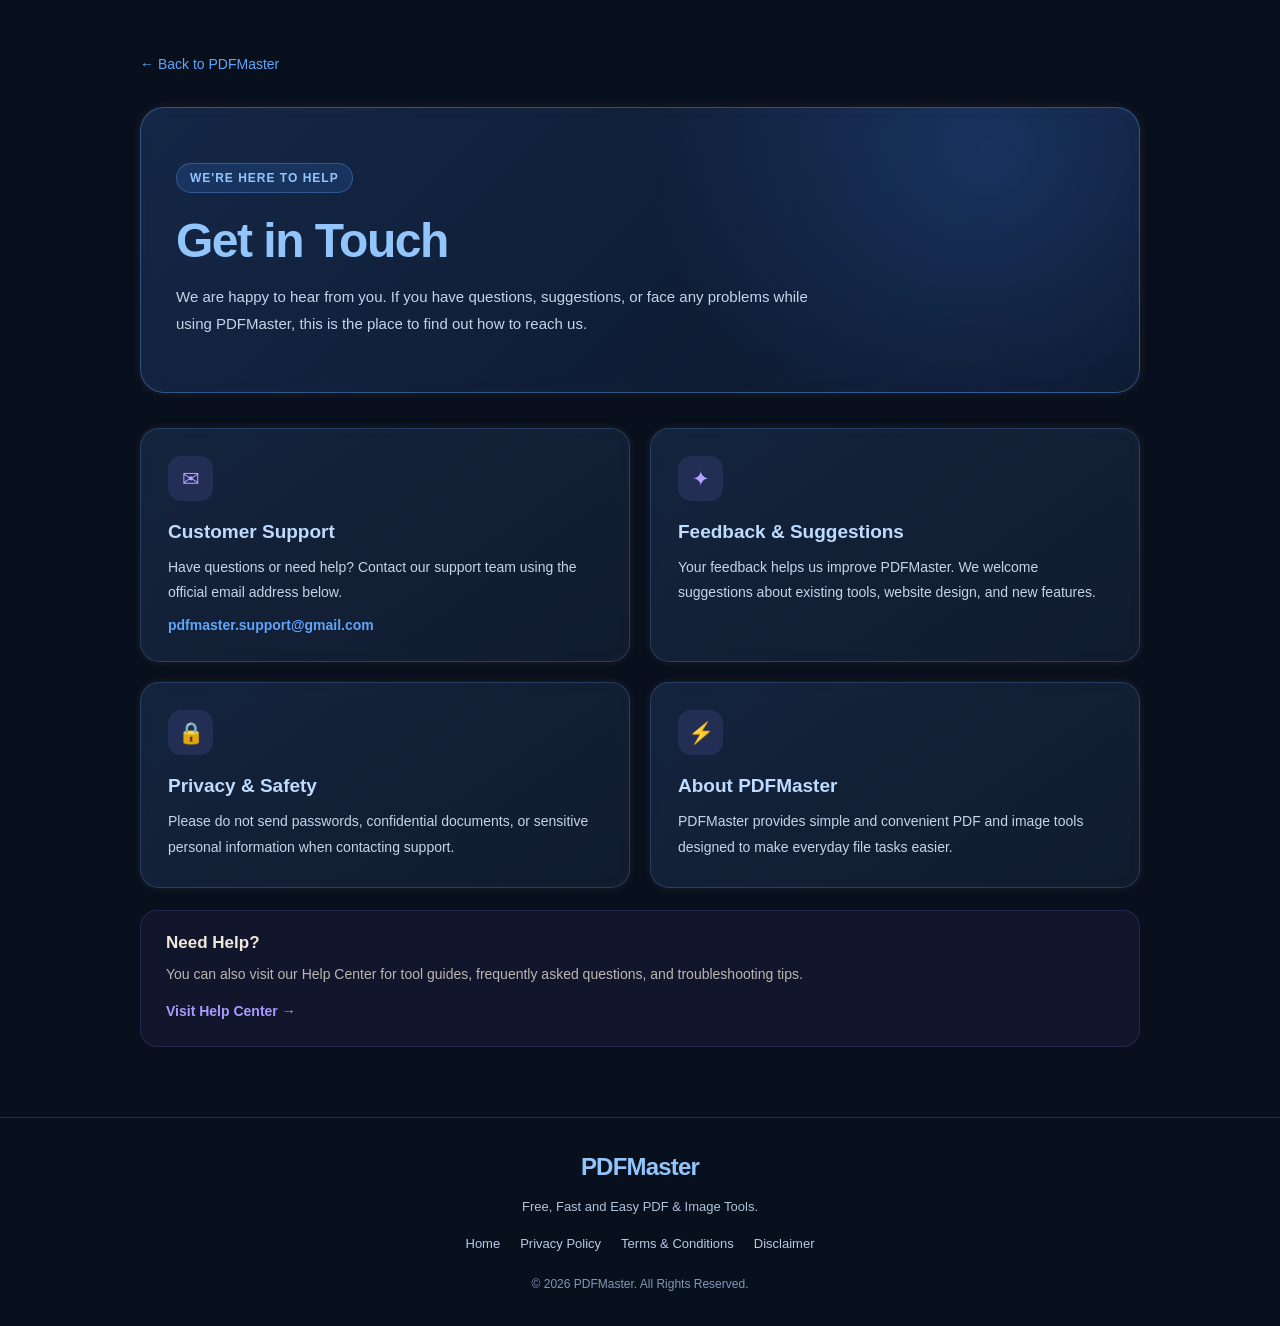
<file: preview/contact.html>
<!DOCTYPE html>
<html lang="en">

<head>
    <meta charset="UTF-8">
    <meta name="viewport" content="width=device-width, initial-scale=1.0">

    <title>Contact PDFMaster - Customer Support & Feedback</title>

    <meta name="description"
        content="Contact PDFMaster for help with free online PDF and image tools. Send questions, report issues, or share feedback with our support team.">

    <meta name="robots" content="noindex, nofollow">

    <link rel="canonical"
        href="https://shushilarehiyan-ctrl.github.io/PDFmaster/contact.html">

    <meta property="og:type" content="website">
    <meta property="og:title" content="Contact PDFMaster - Support & Feedback">
    <meta property="og:description"
        content="Need help with PDFMaster? Contact our support team or share your feedback.">
    <meta property="og:url"
        content="https://shushilarehiyan-ctrl.github.io/PDFmaster/contact.html">
    <meta property="og:site_name" content="PDFMaster">

    <link rel="stylesheet" href="style.css">

    <style>
        body {
            min-height: 100vh;
        }

        .contact-page {
            max-width: 1050px;
            margin: 0 auto;
            padding: 55px 25px 70px;
            color: var(--text, #f4f4f5);
        }

        .contact-back {
            display: inline-flex;
            align-items: center;
            gap: 8px;
            color: #a5adff;
            text-decoration: none;
            margin-bottom: 35px;
            font-size: 14px;
            transition: 0.25s;
        }

        .contact-back:hover {
            color: #ffffff;
            transform: translateX(-4px);
        }

        .contact-hero {
            position: relative;
            overflow: hidden;
            padding: 55px 35px;
            border: 1px solid rgba(139, 124, 255, 0.22);
            border-radius: 24px;
            background:
                radial-gradient(circle at 85% 20%, rgba(124, 92, 255, 0.20), transparent 35%),
                linear-gradient(135deg, #171b2b, #111522);
            margin-bottom: 35px;
        }

        .contact-label {
            display: inline-block;
            padding: 7px 13px;
            border-radius: 30px;
            background: rgba(139, 124, 255, 0.13);
            border: 1px solid rgba(139, 124, 255, 0.25);
            color: #aaa0ff;
            font-size: 12px;
            font-weight: 700;
            letter-spacing: 1px;
            margin-bottom: 20px;
        }

        .contact-hero h1 {
            font-size: clamp(32px, 5vw, 48px);
            margin-bottom: 15px;
            letter-spacing: -1.5px;
        }

        .contact-hero h1 span {
            color: #a99aff;
        }

        .contact-hero p {
            max-width: 650px;
            color: #b8bdca;
            line-height: 1.8;
            font-size: 15px;
        }

        .contact-grid {
            display: grid;
            grid-template-columns: repeat(2, minmax(0, 1fr));
            gap: 20px;
        }

        .contact-card {
            position: relative;
            padding: 27px;
            min-height: 190px;
            border-radius: 19px;
            background: linear-gradient(145deg, #191e2d, #131824);
            border: 1px solid rgba(255, 255, 255, 0.07);
            transition: transform 0.25s, border-color 0.25s;
        }

        .contact-card:hover {
            transform: translateY(-5px);
            border-color: rgba(139, 124, 255, 0.4);
        }

        .contact-icon {
            width: 45px;
            height: 45px;
            display: flex;
            align-items: center;
            justify-content: center;
            border-radius: 13px;
            background: rgba(139, 124, 255, 0.13);
            color: #b2a4ff;
            font-size: 21px;
            margin-bottom: 20px;
        }

        .contact-card h2 {
            font-size: 19px;
            margin-bottom: 12px;
        }

        .contact-card p {
            color: #aeb5c5;
            line-height: 1.8;
            font-size: 14px;
        }

        .contact-email {
            display: inline-block;
            margin-top: 12px;
            color: #a99aff;
            text-decoration: none;
            font-weight: 600;
            font-size: 14px;
            overflow-wrap: anywhere;
            transition: 0.2s;
        }

        .contact-email:hover {
            color: #ffffff;
            text-decoration: underline;
        }

        .contact-note {
            margin-top: 22px;
            padding: 22px 25px;
            border-radius: 17px;
            background: rgba(139, 124, 255, 0.07);
            border: 1px solid rgba(139, 124, 255, 0.16);
        }

        .contact-note h2 {
            font-size: 17px;
            margin-bottom: 9px;
        }

        .contact-note p {
            color: #b8bdca;
            font-size: 14px;
            line-height: 1.8;
        }

        .contact-footer {
            text-align: center;
            padding: 35px 20px;
            border-top: 1px solid rgba(255, 255, 255, 0.07);
            background: #10131d;
        }

        .contact-footer .logo {
            display: inline-block;
            color: #ffffff;
            font-size: 24px;
            font-weight: 800;
            text-decoration: none;
            margin-bottom: 10px;
        }

        .contact-footer .logo span {
            color: #a99aff;
        }

        .contact-footer > p {
            color: #9299aa;
            font-size: 13px;
            margin: 8px 0 20px;
        }

        .contact-footer .footer-links {
            display: flex;
            justify-content: center;
            flex-wrap: wrap;
            gap: 20px;
            margin-bottom: 22px;
        }

        .contact-footer .footer-links a {
            color: #aeb5c5;
            font-size: 13px;
            text-decoration: none;
            transition: 0.2s;
        }

        .contact-footer .footer-links a:hover {
            color: #a99aff;
        }

        .contact-footer .copyright {
            color: #72798a;
            font-size: 12px;
            margin: 0;
        }

        @media (max-width: 650px) {
            .contact-page {
                padding: 30px 17px 45px;
            }

            .contact-hero {
                padding: 35px 23px;
                border-radius: 19px;
            }

            .contact-grid {
                grid-template-columns: 1fr;
            }

            .contact-card {
                min-height: auto;
            }

            .contact-footer .footer-links {
                gap: 13px;
            }
        }
    
        /* Shared blue legal-page palette */
        body:has(.contact-page) {
            background: #080F1D !important;
            color: #EAF2FF !important;
        }
        .contact-page {
            background: transparent !important;
            color: #EAF2FF !important;
        }
        .contact-back,
        .contact-card a {
            color: #60A5FA !important;
        }
        .contact-back:hover,
        .contact-card a:hover {
            color: #BFDBFE !important;
        }
        .contact-hero {
            background: radial-gradient(circle at 85% 15%, rgba(59,130,246,.22), transparent 38%), linear-gradient(135deg, #142746, #0C172B) !important;
            border: 1px solid rgba(96,165,250,.38) !important;
        }
        .contact-label {
            background: rgba(59,130,246,.16) !important;
            border: 1px solid rgba(96,165,250,.34) !important;
            color: #93C5FD !important;
        }
        .contact-hero h1,
        .contact-hero h1 span {
            color: #93C5FD !important;
        }
        .contact-hero p,
        .contact-card p {
            color: #C5D4E8 !important;
        }
        .contact-date {
            background: rgba(96,165,250,.10) !important;
            color: #DCEBFF !important;
            border: 1px solid rgba(96,165,250,.22) !important;
        }
        .contact-card {
            background: linear-gradient(145deg, #14243D, #101B2E) !important;
            border: 1px solid rgba(96,165,250,.24) !important;
            color: #EAF2FF !important;
        }
        .contact-card:hover {
            border-color: rgba(96,165,250,.72) !important;
            box-shadow: 0 12px 30px rgba(37,99,235,.16) !important;
        }
        .contact-card h2,
        .contact-card h3 {
            color: #BFDBFE !important;
        }
        .contact-footer {
            background: #080F1D !important;
            border-top: 1px solid rgba(96,165,250,.24) !important;
        }
        .contact-footer .logo,
        .contact-footer .logo span {
            color: #93C5FD !important;
        }
        .contact-footer > p {
            color: #AFC2DC !important;
        }
        .contact-footer .footer-links a {
            color: #B8CBE4 !important;
        }
        .contact-footer .footer-links a:hover {
            color: #60A5FA !important;
        }
        .contact-footer .copyright {
            color: #8298B5 !important;
        }
</style>
</head>

<body>

    <main class="contact-page">

        <a href="index.html" class="contact-back">
            ← Back to PDFMaster
        </a>

        <section class="contact-hero">

            <span class="contact-label">WE'RE HERE TO HELP</span>

            <h1>Get in <span>Touch</span></h1>

            <p>
                We are happy to hear from you. If you have questions,
                suggestions, or face any problems while using PDFMaster,
                this is the place to find out how to reach us.
            </p>

        </section>

        <section class="contact-grid">

            <div class="contact-card">

                <div class="contact-icon">✉</div>

                <h2>Customer Support</h2>

                <p>
                    Have questions or need help? Contact our support team
                    using the official email address below.
                </p>

                <a class="contact-email"
                   href="mailto:pdfmaster.support@gmail.com">
                    pdfmaster.support@gmail.com
                </a>

            </div>

            <div class="contact-card">

                <div class="contact-icon">✦</div>

                <h2>Feedback & Suggestions</h2>

                <p>
                    Your feedback helps us improve PDFMaster.
                    We welcome suggestions about existing tools,
                    website design, and new features.
                </p>

            </div>

            <div class="contact-card">

                <div class="contact-icon">🔒</div>

                <h2>Privacy & Safety</h2>

                <p>
                    Please do not send passwords, confidential documents,
                    or sensitive personal information when contacting support.
                </p>

            </div>

            <div class="contact-card">

                <div class="contact-icon">⚡</div>

                <h2>About PDFMaster</h2>

                <p>
                    PDFMaster provides simple and convenient PDF
                    and image tools designed to make everyday file
                    tasks easier.
                </p>

            </div>

        </section>

        <section class="contact-note">

            <h2>Need Help?</h2>

            <p>
                You can also visit our Help Center for tool guides,
                frequently asked questions, and troubleshooting tips.
            </p>

            <p style="margin-top: 12px;">
                <a href="index.html#faq"
                    style="color: #a99aff; text-decoration: none; font-weight: 600;">
                    Visit Help Center →
                </a>
            </p>

        </section>

    </main>

    <footer class="contact-footer">

        <a href="index.html" class="logo">
            PDF<span>Master</span>
        </a>

        <p>Free, Fast and Easy PDF & Image Tools.</p>

        <div class="footer-links">
            <a href="index.html">Home</a>
            <a href="privacy.html">Privacy Policy</a>
            <a href="terms.html">Terms & Conditions</a>
            <a href="disclaimer.html">Disclaimer</a>
        </div>

        <p class="copyright">
            © 2026 PDFMaster. All Rights Reserved.
        </p>

    </footer>

</body>
</html>
</file>
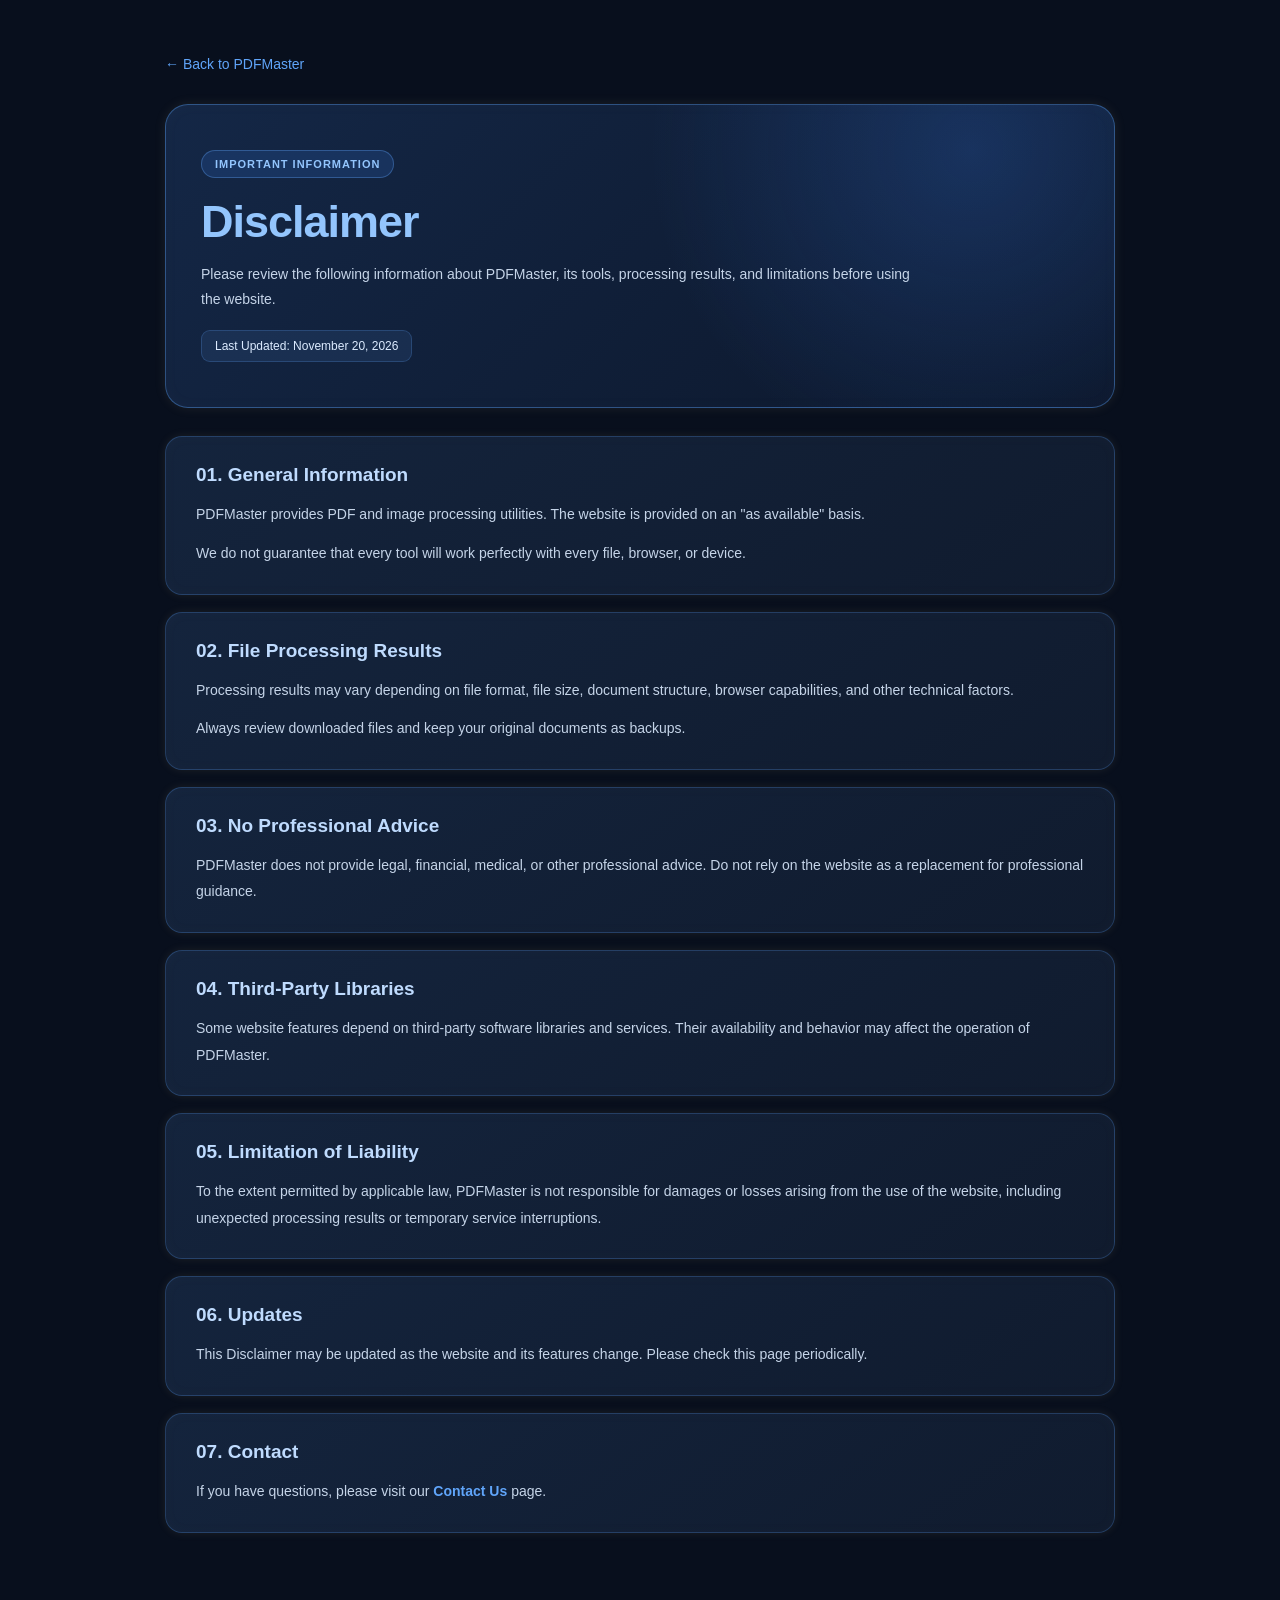
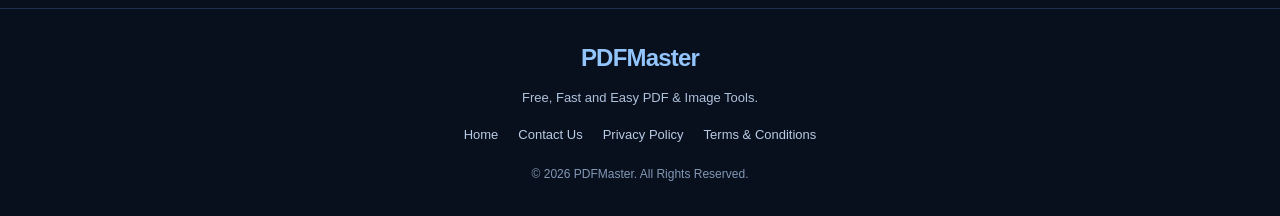
<file: preview/disclaimer.html>
<!DOCTYPE html>
<html lang="en">

<head>
    <meta charset="UTF-8">
    <meta name="viewport" content="width=device-width, initial-scale=1.0">

    <title>PDFMaster Disclaimer - Tools, Results & Limitations</title>

    <meta name="description"
        content="Read the PDFMaster Disclaimer to understand the limitations of our free online PDF and image tools, file processing results, third-party libraries, and website availability.">

    <meta name="robots" content="noindex, nofollow">

    <link rel="canonical"
        href="https://shushilarehiyan-ctrl.github.io/PDFmaster/disclaimer.html">

    <meta property="og:type" content="website">
    <meta property="og:title" content="PDFMaster Disclaimer">
    <meta property="og:description"
        content="Understand PDFMaster tool limitations, processing results, third-party services, and website usage information.">
    <meta property="og:url"
        content="https://shushilarehiyan-ctrl.github.io/PDFmaster/disclaimer.html">
    <meta property="og:site_name" content="PDFMaster">

    <link rel="stylesheet" href="style.css">

    <style>
        .disclaimer-page {
            max-width: 1000px;
            margin: 0 auto;
            padding: 55px 25px 75px;
            color: var(--text, #f4f4f5);
        }

        .disclaimer-back {
            display: inline-block;
            color: #a99aff;
            text-decoration: none;
            font-size: 14px;
            margin-bottom: 32px;
            transition: 0.2s;
        }

        .disclaimer-back:hover {
            color: #ffffff;
            transform: translateX(-3px);
        }

        .disclaimer-hero {
            padding: 45px 35px;
            border-radius: 23px;
            border: 1px solid rgba(139, 124, 255, 0.22);
            background:
                radial-gradient(circle at 85% 15%, rgba(124, 92, 255, 0.20), transparent 35%),
                linear-gradient(135deg, #191e30, #111522);
            margin-bottom: 28px;
        }

        .disclaimer-label {
            display: inline-block;
            padding: 7px 13px;
            border-radius: 30px;
            background: rgba(139, 124, 255, 0.13);
            border: 1px solid rgba(139, 124, 255, 0.25);
            color: #b4a6ff;
            font-size: 11px;
            font-weight: 700;
            letter-spacing: 1px;
            margin-bottom: 18px;
        }

        .disclaimer-hero h1 {
            font-size: clamp(32px, 5vw, 45px);
            letter-spacing: -1px;
            margin-bottom: 14px;
        }

        .disclaimer-hero h1 span {
            color: #a99aff;
        }

        .disclaimer-hero p {
            max-width: 720px;
            color: #b8bdca;
            line-height: 1.8;
            font-size: 14px;
        }

        .disclaimer-date {
            display: inline-block;
            margin-top: 18px;
            padding: 8px 13px;
            border-radius: 9px;
            background: rgba(255, 255, 255, 0.05);
            color: #c3c9d7;
            font-size: 12px;
        }

        .disclaimer-card {
            padding: 27px 30px;
            margin-top: 17px;
            border-radius: 17px;
            background: linear-gradient(145deg, #191e2d, #131824);
            border: 1px solid rgba(255, 255, 255, 0.07);
            transition: border-color 0.25s, transform 0.25s;
        }

        .disclaimer-card:hover {
            border-color: rgba(139, 124, 255, 0.30);
            transform: translateY(-2px);
        }

        .disclaimer-card h2 {
            font-size: 19px;
            margin-bottom: 15px;
            color: #f0efff;
        }

        .disclaimer-card p {
            color: #b8bdca;
            font-size: 14px;
            line-height: 1.9;
            margin-bottom: 12px;
        }

        .disclaimer-card p:last-child {
            margin-bottom: 0;
        }

        .disclaimer-card a {
            color: #a99aff;
            text-decoration: none;
            font-weight: 600;
        }

        .disclaimer-card a:hover {
            color: #ffffff;
            text-decoration: underline;
        }

        .disclaimer-footer {
            text-align: center;
            padding: 35px 20px;
            background: #10131d;
            border-top: 1px solid rgba(255, 255, 255, 0.07);
        }

        .disclaimer-footer .logo {
            display: inline-block;
            color: #ffffff;
            font-size: 24px;
            font-weight: 800;
            text-decoration: none;
            margin-bottom: 10px;
        }

        .disclaimer-footer .logo span {
            color: #a99aff;
        }

        .disclaimer-footer > p {
            color: #9299aa;
            font-size: 13px;
            margin: 8px 0 20px;
        }

        .disclaimer-footer .footer-links {
            display: flex;
            justify-content: center;
            flex-wrap: wrap;
            gap: 20px;
            margin-bottom: 22px;
        }

        .disclaimer-footer .footer-links a {
            color: #aeb5c5;
            font-size: 13px;
            text-decoration: none;
            transition: 0.2s;
        }

        .disclaimer-footer .footer-links a:hover {
            color: #a99aff;
        }

        .disclaimer-footer .copyright {
            color: #72798a;
            font-size: 12px;
            margin: 0;
        }

        @media(max-width: 600px) {
            .disclaimer-page {
                padding: 30px 17px 45px;
            }

            .disclaimer-hero {
                padding: 30px 22px;
                border-radius: 18px;
            }

            .disclaimer-card {
                padding: 22px 20px;
            }

            .disclaimer-card h2 {
                font-size: 17px;
            }

            .disclaimer-footer .footer-links {
                gap: 13px;
            }
        }

        /* Disclaimer page: coordinated blue theme */
        body:has(.disclaimer-page) {
            background: #080F1D !important;
            color: #EAF2FF !important;
        }
        .disclaimer-page {
            background: transparent !important;
            color: #EAF2FF !important;
        }
        .disclaimer-back,
        .disclaimer-card a {
            color: #60A5FA !important;
        }
        .disclaimer-back:hover,
        .disclaimer-card a:hover {
            color: #BFDBFE !important;
        }
        .disclaimer-hero {
            background: radial-gradient(circle at 85% 15%, rgba(59,130,246,.22), transparent 38%), linear-gradient(135deg, #142746, #0C172B) !important;
            border: 1px solid rgba(96,165,250,.38) !important;
        }
        .disclaimer-label {
            background: rgba(59,130,246,.16) !important;
            border: 1px solid rgba(96,165,250,.34) !important;
            color: #93C5FD !important;
        }
        .disclaimer-hero h1,
        .disclaimer-hero h1 span {
            color: #93C5FD !important;
        }
        .disclaimer-hero p,
        .disclaimer-card p {
            color: #C5D4E8 !important;
        }
        .disclaimer-date {
            background: rgba(96,165,250,.10) !important;
            color: #DCEBFF !important;
            border: 1px solid rgba(96,165,250,.22) !important;
        }
        .disclaimer-card {
            background: linear-gradient(145deg, #14243D, #101B2E) !important;
            border: 1px solid rgba(96,165,250,.24) !important;
            color: #EAF2FF !important;
        }
        .disclaimer-card:hover {
            border-color: rgba(96,165,250,.72) !important;
            box-shadow: 0 12px 30px rgba(37,99,235,.16) !important;
        }
        .disclaimer-card h2 {
            color: #BFDBFE !important;
        }
        .disclaimer-footer {
            background: #080F1D !important;
            border-top: 1px solid rgba(96,165,250,.24) !important;
        }
        .disclaimer-footer .logo,
        .disclaimer-footer .logo span {
            color: #93C5FD !important;
        }
        .disclaimer-footer > p {
            color: #AFC2DC !important;
        }
        .disclaimer-footer .footer-links a {
            color: #B8CBE4 !important;
        }
        .disclaimer-footer .footer-links a:hover {
            color: #60A5FA !important;
        }
        .disclaimer-footer .copyright {
            color: #8298B5 !important;
        }
    </style>
</head>

<body>

    <main class="disclaimer-page">

        <a href="index.html" class="disclaimer-back">
            ← Back to PDFMaster
        </a>

        <section class="disclaimer-hero">

            <span class="disclaimer-label">IMPORTANT INFORMATION</span>

            <h1><span>Disclaimer</span></h1>

            <p>
                Please review the following information about
                PDFMaster, its tools, processing results,
                and limitations before using the website.
            </p>

            <span class="disclaimer-date">
                Last Updated: November 20, 2026
            </span>

        </section>

        <section class="disclaimer-card">

            <h2>01. General Information</h2>

            <p>
                PDFMaster provides PDF and image processing
                utilities. The website is provided on an
                "as available" basis.
            </p>

            <p>
                We do not guarantee that every tool will work
                perfectly with every file, browser, or device.
            </p>

        </section>

        <section class="disclaimer-card">

            <h2>02. File Processing Results</h2>

            <p>
                Processing results may vary depending on file
                format, file size, document structure, browser
                capabilities, and other technical factors.
            </p>

            <p>
                Always review downloaded files and keep your
                original documents as backups.
            </p>

        </section>

        <section class="disclaimer-card">

            <h2>03. No Professional Advice</h2>

            <p>
                PDFMaster does not provide legal, financial,
                medical, or other professional advice.
                Do not rely on the website as a replacement
                for professional guidance.
            </p>

        </section>

        <section class="disclaimer-card">

            <h2>04. Third-Party Libraries</h2>

            <p>
                Some website features depend on third-party
                software libraries and services. Their
                availability and behavior may affect the
                operation of PDFMaster.
            </p>

        </section>

        <section class="disclaimer-card">

            <h2>05. Limitation of Liability</h2>

            <p>
                To the extent permitted by applicable law,
                PDFMaster is not responsible for damages or
                losses arising from the use of the website,
                including unexpected processing results
                or temporary service interruptions.
            </p>

        </section>

        <section class="disclaimer-card">

            <h2>06. Updates</h2>

            <p>
                This Disclaimer may be updated as the website
                and its features change. Please check this
                page periodically.
            </p>

        </section>

        <section class="disclaimer-card">

            <h2>07. Contact</h2>

            <p>
                If you have questions, please visit our
                <a href="contact.html">Contact Us</a> page.
            </p>

        </section>

    </main>

    <footer class="disclaimer-footer">

        <a href="index.html" class="logo">
            PDF<span>Master</span>
        </a>

        <p>Free, Fast and Easy PDF & Image Tools.</p>

        <div class="footer-links">
            <a href="index.html">Home</a>
            <a href="contact.html">Contact Us</a>
            <a href="privacy.html">Privacy Policy</a>
            <a href="terms.html">Terms & Conditions</a>
        </div>

        <p class="copyright">
            © 2026 PDFMaster. All Rights Reserved.
        </p>

    </footer>

</body>
</html>
</file>
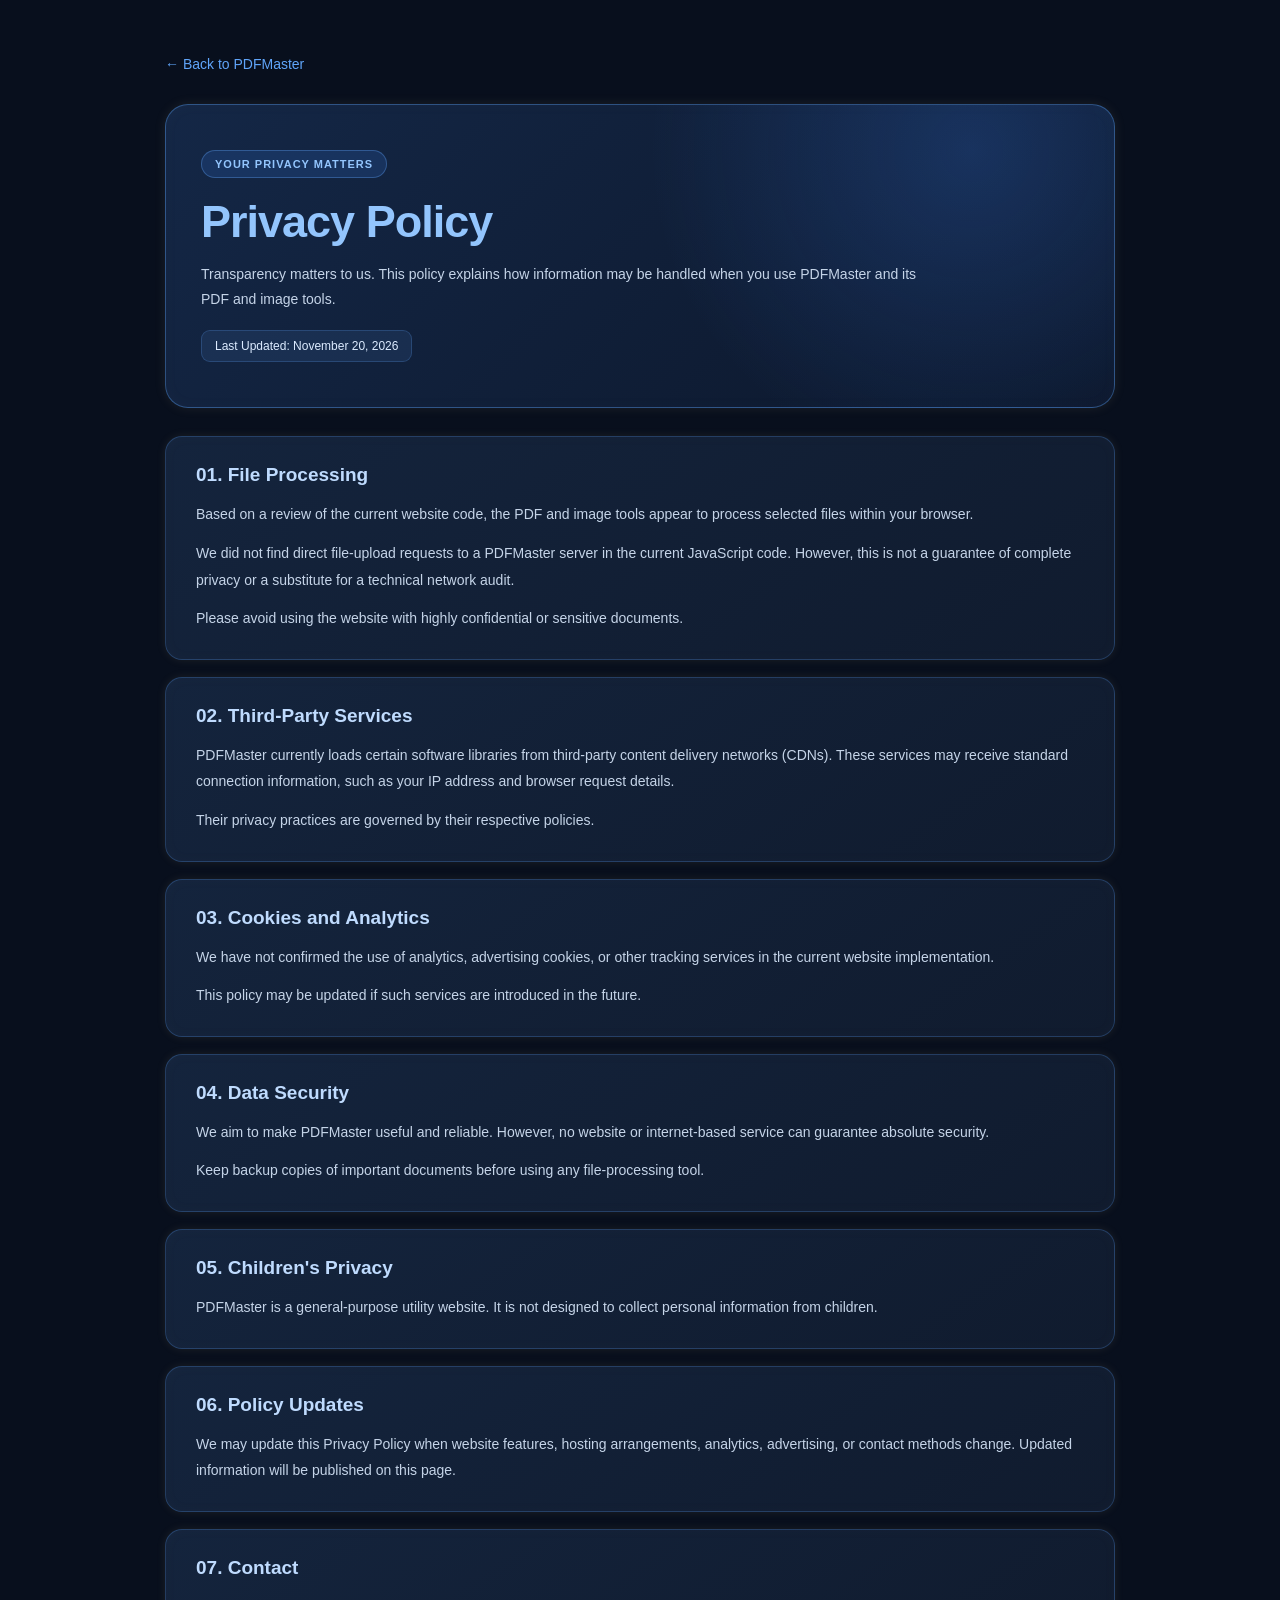
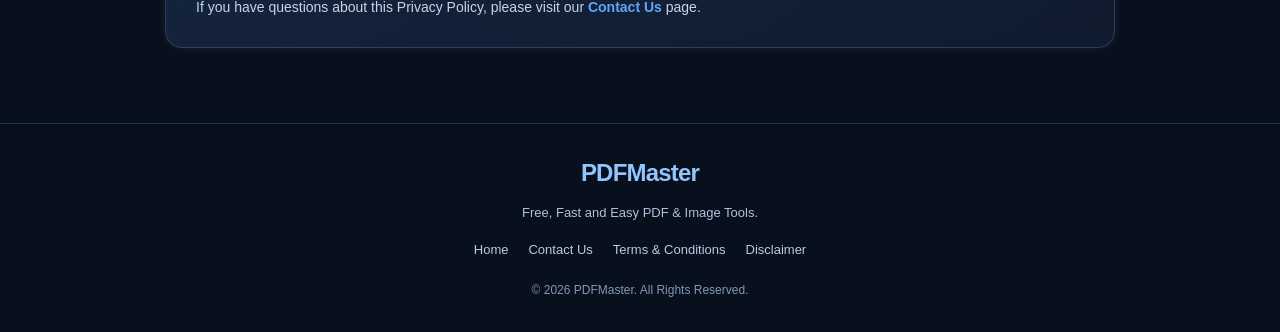
<file: preview/privacy.html>
<!DOCTYPE html>
<html lang="en">

<head>
    <meta charset="UTF-8">
    <meta name="viewport" content="width=device-width, initial-scale=1.0">

    <title>PDFMaster Privacy Policy - Data & File Privacy</title>

    <meta name="description"
        content="Read the PDFMaster Privacy Policy to learn how PDF and image files are processed, what information may be collected, and how third-party services are used.">

    <meta name="robots" content="noindex, nofollow">

    <link rel="canonical"
        href="https://shushilarehiyan-ctrl.github.io/PDFmaster/privacy.html">

    <meta property="og:type" content="website">
    <meta property="og:title" content="PDFMaster Privacy Policy">
    <meta property="og:description"
        content="Learn how PDFMaster handles file processing, privacy, data security, and third-party services.">
    <meta property="og:url"
        content="https://shushilarehiyan-ctrl.github.io/PDFmaster/privacy.html">
    <meta property="og:site_name" content="PDFMaster">

    <link rel="stylesheet" href="style.css">

    <style>
        .privacy-page {
            max-width: 1000px;
            margin: 0 auto;
            padding: 55px 25px 75px;
            color: var(--text, #f4f4f5);
        }

        .privacy-back {
            display: inline-block;
            color: #a99aff;
            text-decoration: none;
            font-size: 14px;
            margin-bottom: 32px;
            transition: 0.2s;
        }

        .privacy-back:hover {
            color: #ffffff;
            transform: translateX(-3px);
        }

        .privacy-hero {
            padding: 45px 35px;
            border-radius: 23px;
            border: 1px solid rgba(139, 124, 255, 0.22);
            background:
                radial-gradient(circle at 85% 15%, rgba(124, 92, 255, 0.20), transparent 35%),
                linear-gradient(135deg, #191e30, #111522);
            margin-bottom: 28px;
        }

        .privacy-label {
            display: inline-block;
            padding: 7px 13px;
            border-radius: 30px;
            background: rgba(139, 124, 255, 0.13);
            border: 1px solid rgba(139, 124, 255, 0.25);
            color: #b4a6ff;
            font-size: 11px;
            font-weight: 700;
            letter-spacing: 1px;
            margin-bottom: 18px;
        }

        .privacy-hero h1 {
            font-size: clamp(32px, 5vw, 45px);
            letter-spacing: -1px;
            margin-bottom: 14px;
        }

        .privacy-hero h1 span {
            color: #a99aff;
        }

        .privacy-hero p {
            max-width: 720px;
            color: #b8bdca;
            line-height: 1.8;
            font-size: 14px;
        }

        .privacy-date {
            display: inline-block;
            margin-top: 18px;
            padding: 8px 13px;
            border-radius: 9px;
            background: rgba(255, 255, 255, 0.05);
            color: #c3c9d7;
            font-size: 12px;
        }

        .privacy-card {
            padding: 27px 30px;
            margin-top: 17px;
            border-radius: 17px;
            background: linear-gradient(145deg, #191e2d, #131824);
            border: 1px solid rgba(255, 255, 255, 0.07);
            transition: border-color 0.25s, transform 0.25s;
        }

        .privacy-card:hover {
            border-color: rgba(139, 124, 255, 0.30);
            transform: translateY(-2px);
        }

        .privacy-card h2 {
            font-size: 19px;
            margin-bottom: 15px;
            color: #f0efff;
        }

        .privacy-card p,
        .privacy-card li {
            color: #b8bdca;
            font-size: 14px;
            line-height: 1.9;
            margin-bottom: 12px;
        }

        .privacy-card p:last-child {
            margin-bottom: 0;
        }

        .privacy-card ul {
            padding-left: 22px;
        }

        .privacy-card a {
            color: #a99aff;
            text-decoration: none;
            font-weight: 600;
        }

        .privacy-card a:hover {
            color: #ffffff;
            text-decoration: underline;
        }

        .privacy-footer {
            text-align: center;
            padding: 35px 20px;
            background: #10131d;
            border-top: 1px solid rgba(255, 255, 255, 0.07);
        }

        .privacy-footer .logo {
            display: inline-block;
            color: #ffffff;
            font-size: 24px;
            font-weight: 800;
            text-decoration: none;
            margin-bottom: 10px;
        }

        .privacy-footer .logo span {
            color: #a99aff;
        }

        .privacy-footer > p {
            color: #9299aa;
            font-size: 13px;
            margin: 8px 0 20px;
        }

        .privacy-footer .footer-links {
            display: flex;
            justify-content: center;
            flex-wrap: wrap;
            gap: 20px;
            margin-bottom: 22px;
        }

        .privacy-footer .footer-links a {
            color: #aeb5c5;
            font-size: 13px;
            text-decoration: none;
            transition: 0.2s;
        }

        .privacy-footer .footer-links a:hover {
            color: #a99aff;
        }

        .privacy-footer .copyright {
            color: #72798a;
            font-size: 12px;
            margin: 0;
        }

        @media(max-width: 600px) {
            .privacy-page {
                padding: 30px 17px 45px;
            }

            .privacy-hero {
                padding: 30px 22px;
                border-radius: 18px;
            }

            .privacy-card {
                padding: 22px 20px;
            }

            .privacy-card h2 {
                font-size: 17px;
            }

            .privacy-footer .footer-links {
                gap: 13px;
            }
        }
    
        /* Shared blue legal-page palette */
        body:has(.privacy-page) {
            background: #080F1D !important;
            color: #EAF2FF !important;
        }
        .privacy-page {
            background: transparent !important;
            color: #EAF2FF !important;
        }
        .privacy-back,
        .privacy-card a {
            color: #60A5FA !important;
        }
        .privacy-back:hover,
        .privacy-card a:hover {
            color: #BFDBFE !important;
        }
        .privacy-hero {
            background: radial-gradient(circle at 85% 15%, rgba(59,130,246,.22), transparent 38%), linear-gradient(135deg, #142746, #0C172B) !important;
            border: 1px solid rgba(96,165,250,.38) !important;
        }
        .privacy-label {
            background: rgba(59,130,246,.16) !important;
            border: 1px solid rgba(96,165,250,.34) !important;
            color: #93C5FD !important;
        }
        .privacy-hero h1,
        .privacy-hero h1 span {
            color: #93C5FD !important;
        }
        .privacy-hero p,
        .privacy-card p {
            color: #C5D4E8 !important;
        }
        .privacy-date {
            background: rgba(96,165,250,.10) !important;
            color: #DCEBFF !important;
            border: 1px solid rgba(96,165,250,.22) !important;
        }
        .privacy-card {
            background: linear-gradient(145deg, #14243D, #101B2E) !important;
            border: 1px solid rgba(96,165,250,.24) !important;
            color: #EAF2FF !important;
        }
        .privacy-card:hover {
            border-color: rgba(96,165,250,.72) !important;
            box-shadow: 0 12px 30px rgba(37,99,235,.16) !important;
        }
        .privacy-card h2,
        .privacy-card h3 {
            color: #BFDBFE !important;
        }
        .privacy-footer {
            background: #080F1D !important;
            border-top: 1px solid rgba(96,165,250,.24) !important;
        }
        .privacy-footer .logo,
        .privacy-footer .logo span {
            color: #93C5FD !important;
        }
        .privacy-footer > p {
            color: #AFC2DC !important;
        }
        .privacy-footer .footer-links a {
            color: #B8CBE4 !important;
        }
        .privacy-footer .footer-links a:hover {
            color: #60A5FA !important;
        }
        .privacy-footer .copyright {
            color: #8298B5 !important;
        }
</style>
</head>

<body>

    <main class="privacy-page">

        <a href="index.html" class="privacy-back">
            ← Back to PDFMaster
        </a>

        <section class="privacy-hero">

            <span class="privacy-label">YOUR PRIVACY MATTERS</span>

            <h1>Privacy <span>Policy</span></h1>

            <p>
                Transparency matters to us. This policy explains
                how information may be handled when you use
                PDFMaster and its PDF and image tools.
            </p>

            <span class="privacy-date">
                Last Updated: November 20, 2026
            </span>

        </section>

        <section class="privacy-card">

            <h2>01. File Processing</h2>

            <p>
                Based on a review of the current website code,
                the PDF and image tools appear to process selected
                files within your browser.
            </p>

            <p>
                We did not find direct file-upload requests to a
                PDFMaster server in the current JavaScript code.
                However, this is not a guarantee of complete privacy
                or a substitute for a technical network audit.
            </p>

            <p>
                Please avoid using the website with highly
                confidential or sensitive documents.
            </p>

        </section>

        <section class="privacy-card">

            <h2>02. Third-Party Services</h2>

            <p>
                PDFMaster currently loads certain software libraries
                from third-party content delivery networks (CDNs).
                These services may receive standard connection
                information, such as your IP address and browser
                request details.
            </p>

            <p>
                Their privacy practices are governed by their
                respective policies.
            </p>

        </section>

        <section class="privacy-card">

            <h2>03. Cookies and Analytics</h2>

            <p>
                We have not confirmed the use of analytics,
                advertising cookies, or other tracking services
                in the current website implementation.
            </p>

            <p>
                This policy may be updated if such services
                are introduced in the future.
            </p>

        </section>

        <section class="privacy-card">

            <h2>04. Data Security</h2>

            <p>
                We aim to make PDFMaster useful and reliable.
                However, no website or internet-based service
                can guarantee absolute security.
            </p>

            <p>
                Keep backup copies of important documents
                before using any file-processing tool.
            </p>

        </section>

        <section class="privacy-card">

            <h2>05. Children's Privacy</h2>

            <p>
                PDFMaster is a general-purpose utility website.
                It is not designed to collect personal information
                from children.
            </p>

        </section>

        <section class="privacy-card">

            <h2>06. Policy Updates</h2>

            <p>
                We may update this Privacy Policy when website
                features, hosting arrangements, analytics,
                advertising, or contact methods change.
                Updated information will be published on this page.
            </p>

        </section>

        <section class="privacy-card">

            <h2>07. Contact</h2>

            <p>
                If you have questions about this Privacy Policy,
                please visit our
                <a href="contact.html">Contact Us</a> page.
            </p>

        </section>

    </main>

    <footer class="privacy-footer">

        <a href="index.html" class="logo">
            PDF<span>Master</span>
        </a>

        <p>Free, Fast and Easy PDF & Image Tools.</p>

        <div class="footer-links">
            <a href="index.html">Home</a>
            <a href="contact.html">Contact Us</a>
            <a href="terms.html">Terms & Conditions</a>
            <a href="disclaimer.html">Disclaimer</a>
        </div>

        <p class="copyright">
            © 2026 PDFMaster. All Rights Reserved.
        </p>

    </footer>

</body>
</html>
</file>
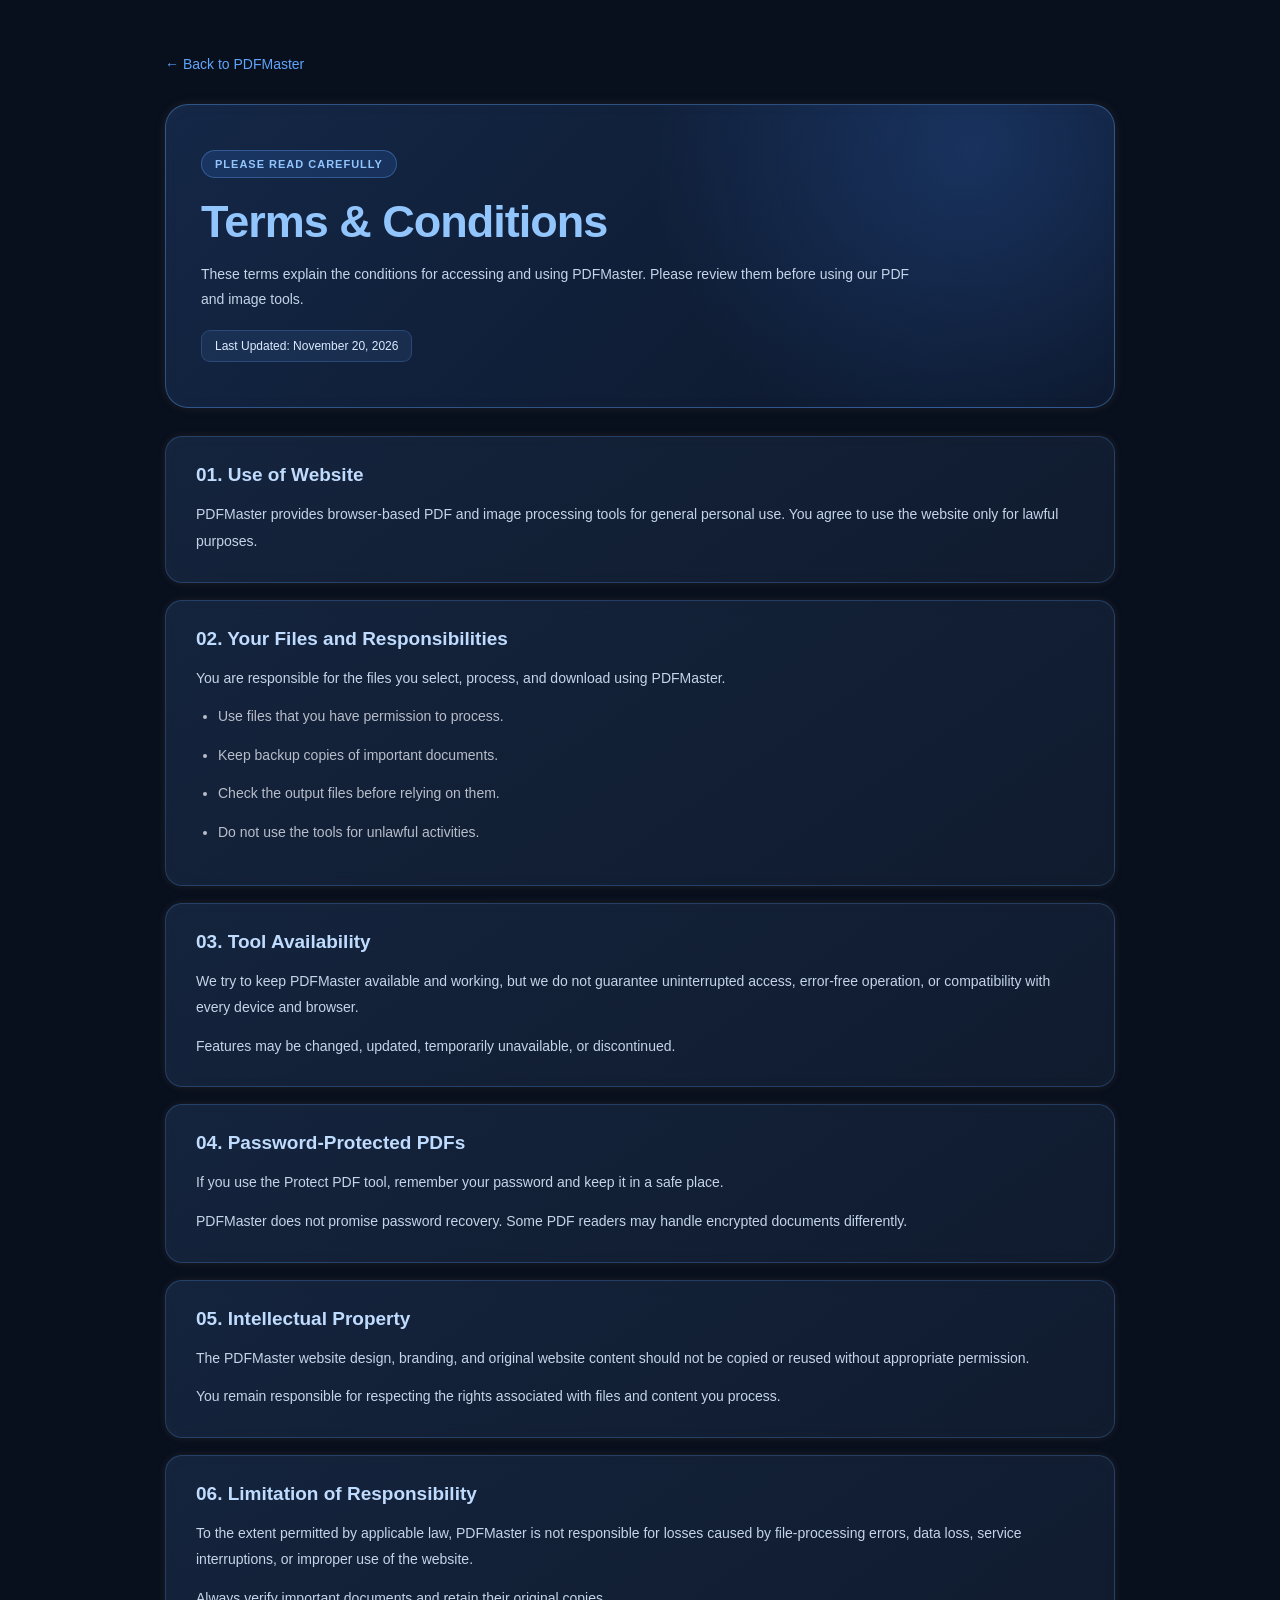
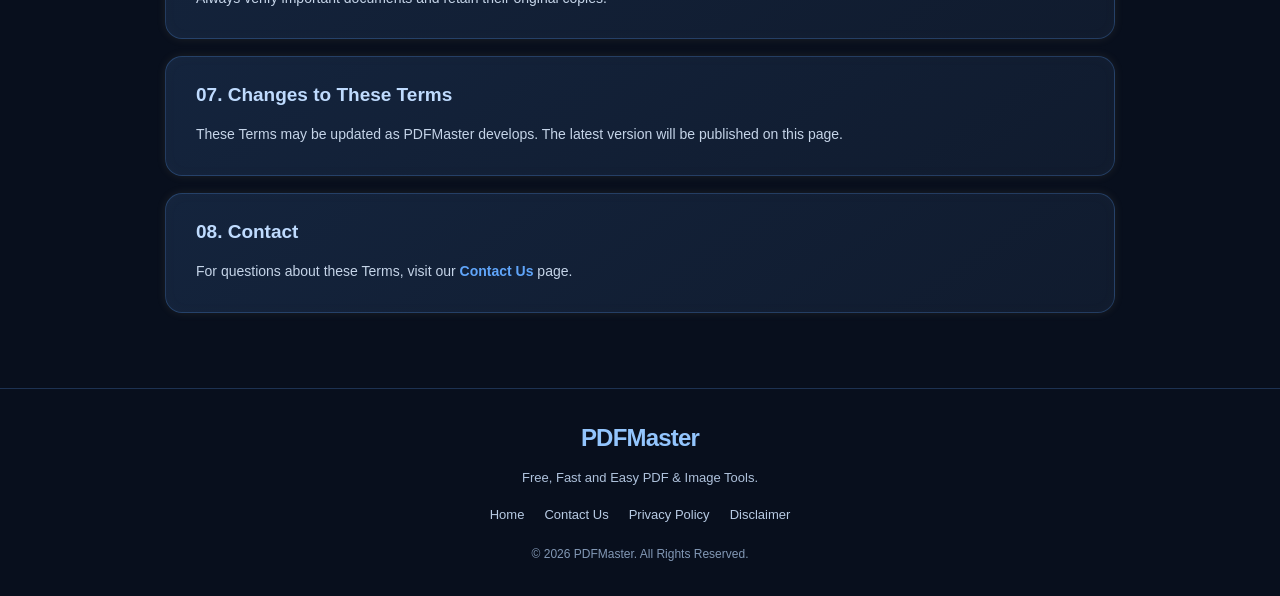
<file: preview/terms.html>
<!DOCTYPE html>
<html lang="en">

<head>
    <meta charset="UTF-8">
    <meta name="viewport" content="width=device-width, initial-scale=1.0">

    <title>PDFMaster Terms & Conditions - Website Usage Rules</title>

    <meta name="description"
        content="Read the PDFMaster Terms and Conditions to understand website usage, file processing responsibilities, tool availability, and user guidelines.">

    <meta name="robots" content="noindex, nofollow">

    <link rel="canonical"
        href="https://shushilarehiyan-ctrl.github.io/PDFmaster/terms.html">

    <meta property="og:type" content="website">
    <meta property="og:title" content="PDFMaster Terms & Conditions">
    <meta property="og:description"
        content="Review the terms and conditions for using PDFMaster's free online PDF and image tools.">
    <meta property="og:url"
        content="https://shushilarehiyan-ctrl.github.io/PDFmaster/terms.html">
    <meta property="og:site_name" content="PDFMaster">

    <link rel="stylesheet" href="style.css">

    <style>
        .terms-page {
            max-width: 1000px;
            margin: 0 auto;
            padding: 55px 25px 75px;
            color: var(--text, #f4f4f5);
        }

        .terms-back {
            display: inline-block;
            color: #a99aff;
            text-decoration: none;
            font-size: 14px;
            margin-bottom: 32px;
            transition: 0.2s;
        }

        .terms-back:hover {
            color: #ffffff;
            transform: translateX(-3px);
        }

        .terms-hero {
            padding: 45px 35px;
            border-radius: 23px;
            border: 1px solid rgba(139, 124, 255, 0.22);
            background:
                radial-gradient(circle at 85% 15%, rgba(124, 92, 255, 0.20), transparent 35%),
                linear-gradient(135deg, #191e30, #111522);
            margin-bottom: 28px;
        }

        .terms-label {
            display: inline-block;
            padding: 7px 13px;
            border-radius: 30px;
            background: rgba(139, 124, 255, 0.13);
            border: 1px solid rgba(139, 124, 255, 0.25);
            color: #b4a6ff;
            font-size: 11px;
            font-weight: 700;
            letter-spacing: 1px;
            margin-bottom: 18px;
        }

        .terms-hero h1 {
            font-size: clamp(32px, 5vw, 45px);
            letter-spacing: -1px;
            margin-bottom: 14px;
        }

        .terms-hero h1 span {
            color: #a99aff;
        }

        .terms-hero p {
            max-width: 720px;
            color: #b8bdca;
            line-height: 1.8;
            font-size: 14px;
        }

        .terms-date {
            display: inline-block;
            margin-top: 18px;
            padding: 8px 13px;
            border-radius: 9px;
            background: rgba(255, 255, 255, 0.05);
            color: #c3c9d7;
            font-size: 12px;
        }

        .terms-card {
            padding: 27px 30px;
            margin-top: 17px;
            border-radius: 17px;
            background: linear-gradient(145deg, #191e2d, #131824);
            border: 1px solid rgba(255, 255, 255, 0.07);
            transition: border-color 0.25s, transform 0.25s;
        }

        .terms-card:hover {
            border-color: rgba(139, 124, 255, 0.30);
            transform: translateY(-2px);
        }

        .terms-card h2 {
            font-size: 19px;
            margin-bottom: 15px;
            color: #f0efff;
        }

        .terms-card p,
        .terms-card li {
            color: #b8bdca;
            font-size: 14px;
            line-height: 1.9;
            margin-bottom: 12px;
        }

        .terms-card p:last-child {
            margin-bottom: 0;
        }

        .terms-card ul {
            padding-left: 22px;
        }

        .terms-card a {
            color: #a99aff;
            text-decoration: none;
            font-weight: 600;
        }

        .terms-card a:hover {
            color: #ffffff;
            text-decoration: underline;
        }

        .terms-footer {
            text-align: center;
            padding: 35px 20px;
            background: #10131d;
            border-top: 1px solid rgba(255, 255, 255, 0.07);
        }

        .terms-footer .logo {
            display: inline-block;
            color: #ffffff;
            font-size: 24px;
            font-weight: 800;
            text-decoration: none;
            margin-bottom: 10px;
        }

        .terms-footer .logo span {
            color: #a99aff;
        }

        .terms-footer > p {
            color: #9299aa;
            font-size: 13px;
            margin: 8px 0 20px;
        }

        .terms-footer .footer-links {
            display: flex;
            justify-content: center;
            flex-wrap: wrap;
            gap: 20px;
            margin-bottom: 22px;
        }

        .terms-footer .footer-links a {
            color: #aeb5c5;
            font-size: 13px;
            text-decoration: none;
            transition: 0.2s;
        }

        .terms-footer .footer-links a:hover {
            color: #a99aff;
        }

        .terms-footer .copyright {
            color: #72798a;
            font-size: 12px;
            margin: 0;
        }

        @media(max-width: 600px) {
            .terms-page {
                padding: 30px 17px 45px;
            }

            .terms-hero {
                padding: 30px 22px;
                border-radius: 18px;
            }

            .terms-card {
                padding: 22px 20px;
            }

            .terms-card h2 {
                font-size: 17px;
            }

            .terms-footer .footer-links {
                gap: 13px;
            }
        }
    
        /* Shared blue legal-page palette */
        body:has(.terms-page) {
            background: #080F1D !important;
            color: #EAF2FF !important;
        }
        .terms-page {
            background: transparent !important;
            color: #EAF2FF !important;
        }
        .terms-back,
        .terms-card a {
            color: #60A5FA !important;
        }
        .terms-back:hover,
        .terms-card a:hover {
            color: #BFDBFE !important;
        }
        .terms-hero {
            background: radial-gradient(circle at 85% 15%, rgba(59,130,246,.22), transparent 38%), linear-gradient(135deg, #142746, #0C172B) !important;
            border: 1px solid rgba(96,165,250,.38) !important;
        }
        .terms-label {
            background: rgba(59,130,246,.16) !important;
            border: 1px solid rgba(96,165,250,.34) !important;
            color: #93C5FD !important;
        }
        .terms-hero h1,
        .terms-hero h1 span {
            color: #93C5FD !important;
        }
        .terms-hero p,
        .terms-card p {
            color: #C5D4E8 !important;
        }
        .terms-date {
            background: rgba(96,165,250,.10) !important;
            color: #DCEBFF !important;
            border: 1px solid rgba(96,165,250,.22) !important;
        }
        .terms-card {
            background: linear-gradient(145deg, #14243D, #101B2E) !important;
            border: 1px solid rgba(96,165,250,.24) !important;
            color: #EAF2FF !important;
        }
        .terms-card:hover {
            border-color: rgba(96,165,250,.72) !important;
            box-shadow: 0 12px 30px rgba(37,99,235,.16) !important;
        }
        .terms-card h2,
        .terms-card h3 {
            color: #BFDBFE !important;
        }
        .terms-footer {
            background: #080F1D !important;
            border-top: 1px solid rgba(96,165,250,.24) !important;
        }
        .terms-footer .logo,
        .terms-footer .logo span {
            color: #93C5FD !important;
        }
        .terms-footer > p {
            color: #AFC2DC !important;
        }
        .terms-footer .footer-links a {
            color: #B8CBE4 !important;
        }
        .terms-footer .footer-links a:hover {
            color: #60A5FA !important;
        }
        .terms-footer .copyright {
            color: #8298B5 !important;
        }
</style>
</head>

<body>

    <main class="terms-page">

        <a href="index.html" class="terms-back">
            ← Back to PDFMaster
        </a>

        <section class="terms-hero">

            <span class="terms-label">PLEASE READ CAREFULLY</span>

            <h1>Terms & <span>Conditions</span></h1>

            <p>
                These terms explain the conditions for accessing
                and using PDFMaster. Please review them before
                using our PDF and image tools.
            </p>

            <span class="terms-date">
                Last Updated: November 20, 2026
            </span>

        </section>

        <section class="terms-card">

            <h2>01. Use of Website</h2>

            <p>
                PDFMaster provides browser-based PDF and image
                processing tools for general personal use.
                You agree to use the website only for lawful purposes.
            </p>

        </section>

        <section class="terms-card">

            <h2>02. Your Files and Responsibilities</h2>

            <p>
                You are responsible for the files you select,
                process, and download using PDFMaster.
            </p>

            <ul>
                <li>Use files that you have permission to process.</li>
                <li>Keep backup copies of important documents.</li>
                <li>Check the output files before relying on them.</li>
                <li>Do not use the tools for unlawful activities.</li>
            </ul>

        </section>

        <section class="terms-card">

            <h2>03. Tool Availability</h2>

            <p>
                We try to keep PDFMaster available and working,
                but we do not guarantee uninterrupted access,
                error-free operation, or compatibility with
                every device and browser.
            </p>

            <p>
                Features may be changed, updated, temporarily
                unavailable, or discontinued.
            </p>

        </section>

        <section class="terms-card">

            <h2>04. Password-Protected PDFs</h2>

            <p>
                If you use the Protect PDF tool, remember your
                password and keep it in a safe place.
            </p>

            <p>
                PDFMaster does not promise password recovery.
                Some PDF readers may handle encrypted documents
                differently.
            </p>

        </section>

        <section class="terms-card">

            <h2>05. Intellectual Property</h2>

            <p>
                The PDFMaster website design, branding, and
                original website content should not be copied
                or reused without appropriate permission.
            </p>

            <p>
                You remain responsible for respecting the rights
                associated with files and content you process.
            </p>

        </section>

        <section class="terms-card">

            <h2>06. Limitation of Responsibility</h2>

            <p>
                To the extent permitted by applicable law,
                PDFMaster is not responsible for losses caused
                by file-processing errors, data loss, service
                interruptions, or improper use of the website.
            </p>

            <p>
                Always verify important documents and retain
                their original copies.
            </p>

        </section>

        <section class="terms-card">

            <h2>07. Changes to These Terms</h2>

            <p>
                These Terms may be updated as PDFMaster develops.
                The latest version will be published on this page.
            </p>

        </section>

        <section class="terms-card">

            <h2>08. Contact</h2>

            <p>
                For questions about these Terms, visit our
                <a href="contact.html">Contact Us</a> page.
            </p>

        </section>

    </main>

    <footer class="terms-footer">

        <a href="index.html" class="logo">
            PDF<span>Master</span>
        </a>

        <p>Free, Fast and Easy PDF & Image Tools.</p>

        <div class="footer-links">
            <a href="index.html">Home</a>
            <a href="contact.html">Contact Us</a>
            <a href="privacy.html">Privacy Policy</a>
            <a href="disclaimer.html">Disclaimer</a>
        </div>

        <p class="copyright">
            © 2026 PDFMaster. All Rights Reserved.
        </p>

    </footer>

</body>
</html>
</file>
<file: style.css>
/* ==========================================
   PDFMASTER - PREMIUM DASHBOARD DESIGN
========================================== */

/* ---------- ROOT ---------- */

:root {
    --bg: #0b0d14;
    --sidebar: #10131d;
    --surface: #141824;
    --surface-light: #1a2030;
    --surface-hover: #20283a;

    --border: rgba(255,255,255,0.08);

    --text: #f4f6fc;
    --muted: #929bb0;

    --primary: #7775ff;
    --primary-light: #9997ff;
    --blue: #3987ff;
    --green: #25c99a;
    --orange: #ffad5c;
    --red: #ff647c;
    --pink: #ed79c7;

    --radius: 18px;

    --shadow: 0 12px 35px rgba(0,0,0,0.22);
}

* {
    margin: 0;
    padding: 0;
    box-sizing: border-box;
}

html {
    scroll-behavior: smooth;
    scroll-padding-top: 100px;
}

body {
    font-family: 'Inter', Arial, sans-serif;
    min-height: 100vh;
    background:
        radial-gradient(circle at 75% 0%, rgba(94,83,255,0.09), transparent 28%),
        var(--bg);
    color: var(--text);
    overflow-x: hidden;
}

button,
input,
select {
    font-family: inherit;
}

button {
    cursor: pointer;
}

a {
    color: inherit;
    text-decoration: none;
}

::selection {
    background: var(--primary);
    color: white;
}


/* ---------- SIDEBAR ---------- */

.sidebar {
    position: fixed;
    top: 0;
    left: 0;
    width: 255px;
    height: 100vh;
    padding: 28px 18px;
    background: rgba(16,19,29,0.96);
    border-right: 1px solid var(--border);
    display: flex;
    flex-direction: column;
    z-index: 1000;
    overflow-y: auto;
}

.logo {
    display: flex;
    align-items: center;
    gap: 11px;
    font-size: 21px;
    font-weight: 800;
    letter-spacing: -0.8px;
    margin-bottom: 42px;
}

.logo-icon {
    width: 38px;
    height: 38px;
    display: grid;
    place-items: center;
    border-radius: 12px;
    background: linear-gradient(135deg, #7775ff, #a05cff);
    color: white;
    font-size: 20px;
    box-shadow: 0 5px 18px rgba(119,117,255,0.3);
}

.logo-accent {
    color: var(--primary-light);
}

.sidebar-label {
    color: #657087;
    font-size: 10px;
    font-weight: 800;
    letter-spacing: 1.5px;
    margin: 18px 10px 12px;
}

.sidebar-nav {
    display: flex;
    flex-direction: column;
    gap: 6px;
}

.nav-link {
    display: flex;
    align-items: center;
    gap: 13px;
    padding: 12px 13px;
    border-radius: 11px;
    color: var(--muted);
    font-size: 13px;
    font-weight: 600;
    transition: 0.25s ease;
}

.nav-icon {
    width: 23px;
    text-align: center;
    font-size: 18px;
}

.nav-link:hover {
    background: var(--surface-light);
    color: white;
}

.nav-link.active {
    background: linear-gradient(
        100deg,
        rgba(119,117,255,0.2),
        rgba(119,117,255,0.06)
    );
    color: var(--primary-light);
    border: 1px solid rgba(119,117,255,0.15);
}

.sidebar-bottom {
    margin-top: auto;
    padding-top: 25px;
    border-top: 1px solid var(--border);
}


/* ---------- MOBILE MENU BUTTON ---------- */

.menu-toggle {
    display: none;
    position: fixed;
    top: 15px;
    left: 15px;
    width: 43px;
    height: 43px;
    border: 1px solid var(--border);
    border-radius: 12px;
    background: var(--surface);
    color: white;
    font-size: 21px;
    z-index: 1100;
}


/* ---------- MAIN CONTENT ---------- */

.main-content {
    margin-left: 255px;
    padding: 0 42px;
    min-height: 100vh;
    max-width: 1800px;
}


/* ---------- TOPBAR ---------- */

.topbar {
    min-height: 88px;
    display: flex;
    justify-content: space-between;
    align-items: center;
    gap: 20px;
    border-bottom: 1px solid var(--border);
}

.breadcrumb {
    color: var(--muted);
    font-size: 13px;
    font-weight: 500;
}

.breadcrumb span {
    color: var(--primary);
    margin: 0 7px;
}

.topbar-right {
    display: flex;
    align-items: center;
    gap: 17px;
}

.search-box {
    display: flex;
    align-items: center;
    width: 340px;
    height: 44px;
    padding: 0 6px 0 13px;
    background: var(--surface);
    border: 1px solid var(--border);
    border-radius: 12px;
    transition: 0.25s;
}

.search-box:focus-within {
    border-color: var(--primary);
    box-shadow: 0 0 0 3px rgba(119,117,255,0.1);
}

.search-icon {
    font-size: 22px;
    color: var(--muted);
}

.search-box input {
    flex: 1;
    min-width: 0;
    height: 100%;
    padding: 0 10px;
    background: transparent;
    border: none;
    outline: none;
    color: white;
    font-size: 12px;
}

.search-box input::placeholder {
    color: #727d94;
}

.search-box button {
    padding: 9px 13px;
    border: none;
    border-radius: 8px;
    background: var(--primary);
    color: white;
    font-size: 11px;
    font-weight: 700;
    transition: 0.2s;
}

.search-box button:hover {
    background: var(--primary-light);
}

.topbar-badge {
    display: flex;
    align-items: center;
    gap: 8px;
    padding: 9px 12px;
    border: 1px solid var(--border);
    border-radius: 10px;
    background: var(--surface);
    color: var(--muted);
    font-size: 11px;
    white-space: nowrap;
}

.status-dot {
    width: 7px;
    height: 7px;
    border-radius: 50%;
    background: var(--green);
    box-shadow: 0 0 10px var(--green);
}


/* ---------- HERO ---------- */

.hero {
    position: relative;
    min-height: 290px;
    margin-top: 32px;
    padding: 42px 45px;
    display: flex;
    align-items: center;
    justify-content: space-between;
    overflow: hidden;
    border: 1px solid rgba(137,130,255,0.2);
    border-radius: 23px;
    background:
        radial-gradient(circle at 85% 45%, rgba(119,117,255,0.23), transparent 30%),
        linear-gradient(115deg, #191d32, #171b2b 55%, #20213c);
    box-shadow: var(--shadow);
}

.hero-content {
    position: relative;
    z-index: 2;
    max-width: 600px;
}

.hero-badge {
    display: inline-block;
    padding: 8px 13px;
    border: 1px solid rgba(153,151,255,0.25);
    border-radius: 30px;
    background: rgba(119,117,255,0.1);
    color: var(--primary-light);
    font-size: 10px;
    font-weight: 800;
    letter-spacing: 1.2px;
    margin-bottom: 19px;
}

.hero h1 {
    font-size: clamp(27px, 3vw, 43px);
    line-height: 1.2;
    letter-spacing: -1.7px;
    font-weight: 800;
    max-width: 550px;
}

.hero h1 span {
    display: block;
    color: var(--primary-light);
}

.hero p {
    max-width: 440px;
    margin-top: 15px;
    color: #a8b0c4;
    font-size: 13px;
    line-height: 1.8;
}

.hero-button {
    display: inline-flex;
    align-items: center;
    gap: 15px;
    margin-top: 24px;
    padding: 13px 19px;
    border-radius: 10px;
    background: linear-gradient(135deg, #7775ff, #6965e9);
    color: white;
    font-size: 12px;
    font-weight: 700;
    box-shadow: 0 7px 20px rgba(119,117,255,0.25);
    transition: 0.25s;
}

.hero-button:hover {
    transform: translateY(-3px);
    box-shadow: 0 10px 25px rgba(119,117,255,0.35);
}

.hero-button span {
    font-size: 17px;
}


/* ---------- HERO DECORATION ---------- */

.hero-decoration {
    position: relative;
    width: 220px;
    height: 210px;
    display: grid;
    place-items: center;
    flex-shrink: 0;
}

.hero-glow {
    position: absolute;
    width: 180px;
    height: 180px;
    border-radius: 50%;
    background: rgba(119,117,255,0.22);
    filter: blur(35px);
}

.hero-document {
    position: relative;
    width: 125px;
    height: 155px;
    padding: 20px;
    border: 1px solid rgba(255,255,255,0.2);
    border-radius: 15px;
    background: linear-gradient(145deg, #383d62, #22263f);
    box-shadow: 0 20px 45px rgba(0,0,0,0.3);
    transform: rotate(7deg);
}

.document-icon {
    width: 48px;
    height: 48px;
    display: grid;
    place-items: center;
    border-radius: 10px;
    background: linear-gradient(135deg, #7775ff, #a05cff);
    color: white;
    font-size: 13px;
    font-weight: 800;
    margin-bottom: 18px;
}

.document-line {
    height: 5px;
    margin-top: 9px;
    border-radius: 5px;
    background: rgba(255,255,255,0.22);
}

.document-line.short {
    width: 65%;
}


/* ---------- STATS ---------- */

.stats-grid {
    display: grid;
    grid-template-columns: repeat(3, 1fr);
    gap: 17px;
    margin: 27px 0 48px;
}

.stat-card {
    display: flex;
    align-items: center;
    gap: 15px;
    padding: 19px;
    border: 1px solid var(--border);
    border-radius: 15px;
    background: var(--surface);
    transition: 0.25s;
}

.stat-card:hover {
    transform: translateY(-3px);
    background: var(--surface-light);
}

.stat-icon {
    width: 44px;
    height: 44px;
    display: grid;
    place-items: center;
    border-radius: 13px;
    font-size: 20px;
}

.stat-icon.purple {
    background: rgba(119,117,255,0.15);
    color: var(--primary-light);
}

.stat-icon.blue {
    background: rgba(57,135,255,0.15);
    color: var(--blue);
}

.stat-icon.green {
    background: rgba(37,201,154,0.15);
    color: var(--green);
}

.stat-card h3 {
    font-size: 19px;
    font-weight: 800;
}

.stat-card p {
    margin-top: 4px;
    color: var(--muted);
    font-size: 11px;
}


/* ---------- TOOL SECTION ---------- */

.tools-section {
    padding-bottom: 50px;
}

.section-heading {
    display: flex;
    justify-content: space-between;
    align-items: center;
    gap: 15px;
    margin-bottom: 23px;
}

.section-label {
    display: block;
    color: var(--primary-light);
    font-size: 10px;
    font-weight: 800;
    letter-spacing: 1.6px;
    margin-bottom: 9px;
}

.section-heading h2,
.info-section h2 {
    font-size: 25px;
    letter-spacing: -0.8px;
    font-weight: 800;
}

.section-heading p {
    color: var(--muted);
    font-size: 12px;
    margin-top: 8px;
}

.tools-count {
    padding: 9px 13px;
    border: 1px solid var(--border);
    border-radius: 9px;
    background: var(--surface);
    color: var(--muted);
    font-size: 10px;
    font-weight: 700;
}


/* ---------- TOOL CARDS ---------- */

.tools-container {
    display: grid;
    grid-template-columns: repeat(3, minmax(0, 1fr));
    gap: 20px;
    align-items: stretch;
}

.tool-card {
    min-width: 0;
    padding: 23px;
    border: 1px solid var(--border);
    border-radius: var(--radius);
    background: linear-gradient(145deg, #171c29, #131722);
    box-shadow: 0 8px 25px rgba(0,0,0,0.12);
    transition: transform 0.3s, border-color 0.3s, box-shadow 0.3s;
    scroll-margin-top: 100px;
}

.tool-card:hover {
    transform: translateY(-5px);
    border-color: rgba(119,117,255,0.35);
    box-shadow: 0 15px 35px rgba(0,0,0,0.22);
}

.tool-card-top {
    display: flex;
    align-items: center;
    justify-content: space-between;
    margin-bottom: 21px;
}

.tool-icon {
    width: 49px;
    height: 49px;
    display: grid;
    place-items: center;
    border-radius: 14px;
    font-size: 23px;
}

.tool-icon.purple {
    color: #a29fff;
    background: rgba(119,117,255,0.15);
}

.tool-icon.blue {
    color: #65a8ff;
    background: rgba(57,135,255,0.15);
}

.tool-icon.orange {
    color: var(--orange);
    background: rgba(255,173,92,0.15);
}

.tool-icon.green {
    color: var(--green);
    background: rgba(37,201,154,0.15);
}

.tool-icon.red {
    color: var(--red);
    background: rgba(255,100,124,0.15);
}

.tool-icon.pink {
    color: var(--pink);
    background: rgba(237,121,199,0.15);
}

.tool-category {
    color: #7f8ba3;
    font-size: 9px;
    font-weight: 800;
    letter-spacing: 1px;
}

.tool-card h3 {
    font-size: 17px;
    font-weight: 800;
    margin-bottom: 9px;
}

.tool-card > p {
    min-height: 55px;
    margin-bottom: 19px;
    color: var(--muted);
    font-size: 11px;
    line-height: 1.8;
}


/* ---------- FORM ELEMENTS ---------- */

.tool-card label {
    display: block;
    margin: 15px 0 8px;
    color: #b8c1d3;
    font-size: 11px;
    font-weight: 600;
}

.tool-card input[type="file"] {
    display: block;
    width: 100%;
    padding: 12px;
    margin: 12px 0;
    border: 1px dashed rgba(119,117,255,0.35);
    border-radius: 11px;
    background: rgba(119,117,255,0.05);
    color: var(--muted);
    font-size: 10px;
}

.tool-card input[type="file"]::file-selector-button {
    padding: 8px 11px;
    margin-right: 10px;
    border: none;
    border-radius: 7px;
    background: rgba(119,117,255,0.2);
    color: var(--primary-light);
    font-weight: 700;
    cursor: pointer;
}

.tool-card input[type="text"],
.tool-card input[type="password"],
.tool-card select {
    width: 100%;
    min-height: 43px;
    padding: 11px 12px;
    margin: 8px 0 12px;
    border: 1px solid var(--border);
    border-radius: 10px;
    outline: none;
    background: #101521;
    color: white;
    font-size: 11px;
    transition: 0.2s;
}

.tool-card input:focus,
.tool-card select:focus {
    border-color: var(--primary);
    box-shadow: 0 0 0 3px rgba(119,117,255,0.1);
}

.tool-card select option {
    background: #141824;
    color: white;
}

.tool-card input[type="range"] {
    width: 100%;
    accent-color: var(--primary);
    cursor: pointer;
}

.tool-card input[type="range"]::-webkit-slider-thumb {
    cursor: pointer;
}


/* ---------- TOOL BUTTONS ---------- */

.tool-actions {
    display: flex;
    gap: 9px;
    margin-top: 17px;
}

.tool-card button {
    min-height: 40px;
    padding: 10px 13px;
    border: none;
    border-radius: 9px;
    background: linear-gradient(135deg, #7775ff, #6865e8);
    color: white;
    font-size: 10px;
    font-weight: 700;
    transition: 0.2s;
}

.tool-card button:hover {
    filter: brightness(1.15);
    transform: translateY(-2px);
}

.tool-card button:active {
    transform: scale(0.97);
}

.tool-card button.secondary-btn {
    border: 1px solid var(--border);
    background: var(--surface-light);
    color: #b7c0d3;
}

.tool-card button:disabled {
    opacity: 0.45;
    cursor: not-allowed;
    transform: none;
}


/* ---------- FILE LISTS ---------- */

#photoList,
#pdfList,
#imageList {
    margin-top: 13px;
}

#photoList > *,
#pdfList > *,
#imageList > * {
    margin-bottom: 9px;
}

.tool-card [id$="List"] img {
    max-width: 100%;
    height: auto;
    border-radius: 8px;
}

.tool-card [id$="Info"] {
    margin: 12px 0;
    padding: 10px;
    border: 1px solid var(--border);
    border-radius: 9px;
    background: rgba(119,117,255,0.06);
    color: #aeb8ce;
    font-size: 11px;
    overflow-wrap: anywhere;
}


/* ---------- RESULT AREAS ---------- */

#splitPDFResult,
#compressPDFResult,
#protectPDFResult,
#imageCompressorResult {
    margin-top: 15px;
    overflow-wrap: anywhere;
}

#splitPDFResult a,
#compressPDFResult a,
#protectPDFResult a,
#imageCompressorResult a {
    display: inline-flex;
    align-items: center;
    justify-content: center;
    gap: 7px;
    margin-top: 10px;
    padding: 11px 14px;
    border-radius: 9px;
    background: var(--green);
    color: #061b15;
    font-size: 11px;
    font-weight: 800;
    text-decoration: none;
}

#splitPDFResult button,
#compressPDFResult button,
#protectPDFResult button,
#imageCompressorResult button {
    margin-top: 10px;
}


/* ---------- WARNING AND INFO TEXT ---------- */

#splitModeInfo,
#compressionWarning,
#protectPDFWarning,
#imageFormatInfo {
    min-height: 0;
    margin: 8px 0 12px;
    padding: 10px 11px;
    border-left: 2px solid var(--primary);
    border-radius: 0 8px 8px 0;
    background: rgba(119,117,255,0.06);
    color: #a6afc3;
    font-size: 10px;
    line-height: 1.7;
}


/* ---------- ABOUT & FAQ ---------- */

.info-section {
    margin: 25px 0;
    padding: 32px;
    border: 1px solid var(--border);
    border-radius: 18px;
    background: var(--surface);
    scroll-margin-top: 100px;
}

.info-section h2 {
    margin-bottom: 15px;
}

.info-section > p {
    max-width: 750px;
    color: var(--muted);
    font-size: 12px;
    line-height: 1.9;
}

#faq details {
    border-bottom: 1px solid var(--border);
}

#faq details:last-child {
    border-bottom: none;
}

#faq summary {
    position: relative;
    padding: 17px 30px 17px 0;
    color: #e5e9f3;
    font-size: 12px;
    font-weight: 600;
    cursor: pointer;
    list-style: none;
}

#faq summary::-webkit-details-marker {
    display: none;
}

#faq summary::after {
    content: "+";
    position: absolute;
    right: 5px;
    top: 12px;
    color: var(--primary-light);
    font-size: 21px;
}

#faq details[open] summary::after {
    content: "−";
}

#faq details p {
    padding: 0 25px 17px 0;
    color: var(--muted);
    font-size: 11px;
    line-height: 1.8;
}


/* ---------- FOOTER ---------- */

.footer {
    padding: 38px 15px 25px;
    margin-top: 40px;
    border-top: 1px solid var(--border);
    text-align: center;
}

.footer .logo {
    justify-content: center;
    margin-bottom: 12px;
    font-size: 19px;
}

.footer > p {
    color: var(--muted);
    font-size: 11px;
    margin-top: 12px;
}

.footer-links {
    display: flex;
    justify-content: center;
    flex-wrap: wrap;
    gap: 25px;
    margin-top: 19px;
}

.footer-links a {
    color: #a8b1c4;
    font-size: 11px;
    transition: 0.2s;
}

.footer-links a:hover {
    color: var(--primary-light);
}

.footer .copyright {
    margin-top: 25px;
    color: #667188;
    font-size: 10px;
}


/* ---------- SEARCH HIDDEN CARDS ---------- */

.tool-card[style*="display: none"] {
    display: none !important;
}


/* ---------- SCROLLBAR ---------- */

::-webkit-scrollbar {
    width: 7px;
}

::-webkit-scrollbar-track {
    background: var(--bg);
}

::-webkit-scrollbar-thumb {
    background: #343b50;
    border-radius: 10px;
}

::-webkit-scrollbar-thumb:hover {
    background: #555d78;
}


/* ---------- FOCUS ---------- */

button:focus-visible,
a:focus-visible,
input:focus-visible,
select:focus-visible,
summary:focus-visible {
    outline: 2px solid var(--primary-light);
    outline-offset: 3px;
}


/* ==========================================
   RESPONSIVE DESIGN
========================================== */


/* ---------- LAPTOP ---------- */

@media (max-width: 1250px) {

    .main-content {
        padding: 0 28px;
    }

    .tools-container {
        grid-template-columns: repeat(2, minmax(0, 1fr));
    }

}


/* ---------- TABLET ---------- */

@media (max-width: 900px) {

    .sidebar {
        width: 220px;
    }

    .main-content {
        margin-left: 220px;
        padding: 0 22px;
    }

    .topbar {
        align-items: flex-start;
        padding: 20px 0;
        flex-direction: column;
    }

    .topbar-right {
        width: 100%;
    }

    .search-box {
        flex: 1;
        width: auto;
    }

    .hero {
        padding: 32px;
    }

}


/* ---------- MOBILE ---------- */

@media (max-width: 650px) {

    .menu-toggle {
        display: grid;
        place-items: center;
    }

    .sidebar {
        width: 265px;
        transform: translateX(-100%);
        transition: transform 0.3s ease;
        box-shadow: none;
    }

    .sidebar.open {
        transform: translateX(0);
        box-shadow: 15px 0 40px rgba(0,0,0,0.4);
    }

    .main-content {
        margin-left: 0;
        padding: 0 16px;
    }

    .topbar {
        min-height: 75px;
        padding: 13px 0 13px 53px;
        align-items: stretch;
        gap: 12px;
    }

    .breadcrumb {
        font-size: 11px;
    }

    .topbar-right {
        flex-wrap: wrap;
        gap: 9px;
    }

    .search-box {
        width: 100%;
        flex-basis: 100%;
        height: 42px;
    }

    .topbar-badge {
        display: none;
    }

    .hero {
        min-height: auto;
        padding: 28px 23px;
        margin-top: 20px;
        border-radius: 18px;
    }

    .hero h1 {
        font-size: 29px;
        letter-spacing: -1px;
    }

    .hero p {
        font-size: 11px;
    }

    .hero-decoration {
        display: none;
    }

    .stats-grid {
        grid-template-columns: 1fr;
        gap: 10px;
        margin: 20px 0 35px;
    }

    .stat-card {
        padding: 14px;
    }

    .tools-container {
        grid-template-columns: 1fr;
        gap: 15px;
    }

    .tool-card {
        padding: 20px;
    }

    .tool-card > p {
        min-height: auto;
    }

    .section-heading {
        align-items: flex-start;
    }

    .section-heading h2 {
        font-size: 21px;
    }

    .tools-count {
        font-size: 9px;
    }

    .info-section {
        padding: 23px 19px;
    }

    .info-section h2 {
        font-size: 21px;
    }

}


/* ---------- SMALL MOBILE ---------- */

@media (max-width: 380px) {

    .hero h1 {
        font-size: 25px;
    }

    .tool-actions {
        flex-direction: column;
    }

    .tool-actions button {
        width: 100%;
    }

    .section-heading {
        flex-direction: column;
    }

}


/* ---------- REDUCED MOTION ---------- */

@media (prefers-reduced-motion: reduce) {

    *,
    *::before,
    *::after {
        scroll-behavior: auto !important;
        animation-duration: 0.01ms !important;
        transition-duration: 0.01ms !important;
    }

}
/* PREMIUM TOOL BUTTONS */

.tool-card button,
.tool-card input[type="button"],
.tool-card input[type="submit"] {
    background: linear-gradient(135deg, #6366f1, #9333ea);
    color: #ffffff;
    border: none;
    border-radius: 10px;
    padding: 11px 18px;
    font-size: 14px;
    font-weight: 600;
    cursor: pointer;
    transition: 0.3s ease;
}

.tool-card button:hover {
    transform: translateY(-2px);
    box-shadow: 0 5px 18px rgba(124, 58, 237, 0.35);
}

.tool-card input[type="file"]::file-selector-button {
    background: linear-gradient(135deg, #6366f1, #9333ea);
    color: white;
    border: none;
    border-radius: 8px;
    padding: 9px 14px;
    margin-right: 12px;
    cursor: pointer;
}/* REMOVE SEARCH INPUT RECTANGLE COMPLETELY */

.search-box #toolSearch {
    all: unset !important;
    flex: 1 1 auto !important;
    min-width: 0 !important;
    height: 46px !important;
    padding: 0 15px !important;
    box-sizing: border-box !important;
    background: transparent !important;
    color: #ffffff !important;
    border: none !important;
    outline: none !important;
    box-shadow: none !important;
    border-radius: 0 !important;
    font-size: 15px !important;
}

.search-box #toolSearch:focus,
.search-box #toolSearch:focus-visible,
.search-box #toolSearch:active {
    border: none !important;
    outline: none !important;
    box-shadow: none !important;
}

.search-box #toolSearch::placeholder {
    color: #94a3b8;
    opacity: 1;
}


/* ==========================================
   PDFMASTER - PREMIUM HELP CENTER DESIGN
========================================== */

/* HELP CENTER MAIN SECTION */

#faq {
    position: relative;
    padding: 38px;
    margin-top: 35px;
    overflow: hidden;
    background:
        radial-gradient(
            circle at 100% 0%,
            rgba(119,117,255,0.12),
            transparent 35%
        ),
        linear-gradient(145deg, #171c2b, #111622);
    border: 1px solid rgba(119,117,255,0.18);
    border-radius: 22px;
    box-shadow: 0 15px 40px rgba(0,0,0,0.18);
}

/* HEADING */

#faq > .section-label {
    color: #9997ff;
    letter-spacing: 2px;
}

#faq h2 {
    font-size: clamp(24px, 3vw, 32px);
    letter-spacing: -1px;
    margin-bottom: 12px;
}

#faq > p {
    max-width: 750px;
    color: #a3aec4;
    font-size: 13px;
    line-height: 1.9;
    margin-bottom: 30px;
}

/* CATEGORY HEADINGS */

#faq h3 {
    position: relative;
    display: flex;
    align-items: center;
    gap: 12px;
    margin: 35px 0 15px;
    padding: 15px 17px;
    border: 1px solid rgba(119,117,255,0.16);
    border-radius: 12px;
    background: linear-gradient(
        100deg,
        rgba(119,117,255,0.13),
        rgba(119,117,255,0.025)
    );
    color: #dcdcff;
    font-size: 15px;
    font-weight: 800;
}

#faq h3::before {
    content: "";
    width: 4px;
    height: 23px;
    position: absolute;
    left: 0;
    border-radius: 5px;
    background: linear-gradient(#9997ff, #7775ff);
}

/* FAQ CARDS */

#faq details {
    position: relative;
    margin: 10px 0;
    overflow: hidden;
    border: 1px solid rgba(255,255,255,0.065);
    border-radius: 12px;
    background: rgba(255,255,255,0.025);
    transition: background 0.25s ease,
                border-color 0.25s ease,
                transform 0.25s ease;
}

#faq details:hover {
    background: rgba(119,117,255,0.065);
    border-color: rgba(119,117,255,0.3);
    transform: translateY(-1px);
}

/* QUESTION */

#faq summary {
    position: relative;
    display: flex;
    align-items: center;
    min-height: 58px;
    padding: 17px 52px 17px 18px;
    color: #e6e9f5;
    font-size: 13px;
    font-weight: 600;
    line-height: 1.6;
    cursor: pointer;
    list-style: none;
    transition: color 0.25s ease;
}

#faq summary::-webkit-details-marker {
    display: none;
}

#faq summary::after {
    content: "+";
    position: absolute;
    right: 17px;
    top: 50%;
    transform: translateY(-50%);
    width: 25px;
    height: 25px;
    display: grid;
    place-items: center;
    border-radius: 8px;
    background: rgba(119,117,255,0.14);
    color: #aaa8ff;
    font-size: 19px;
    font-weight: 500;
    transition: 0.25s ease;
}

/* OPEN QUESTION */

#faq details[open] {
    background: rgba(119,117,255,0.075);
    border-color: rgba(119,117,255,0.38);
}

#faq details[open] summary {
    color: #aaa8ff;
    font-weight: 700;
}

#faq details[open] summary::after {
    content: "−";
    background: #7775ff;
    color: white;
}

/* ANSWERS */

#faq details p,
#faq details ul,
#faq details ol {
    padding: 0 22px 19px 22px;
    color: #aab4c9;
    font-size: 12px;
    line-height: 1.95;
}

#faq details ul,
#faq details ol {
    padding-left: 42px;
}

#faq details li {
    padding-left: 4px;
    margin: 5px 0;
}

#faq details strong {
    color: #e0dfff;
    font-weight: 700;
}

#faq details a {
    color: #a29fff;
    text-decoration: underline;
    text-underline-offset: 3px;
}

#faq details a:hover {
    color: white;
}

/* HELP CENTER FINAL LINK */

#faq > a {
    display: inline-flex;
    align-items: center;
    margin-top: 12px;
    padding: 12px 18px;
    border: 1px solid rgba(119,117,255,0.3);
    border-radius: 10px;
    background: linear-gradient(135deg, #7775ff, #6865e8);
    color: white;
    font-size: 12px;
    font-weight: 700;
    transition: 0.25s ease;
}

#faq > a:hover {
    transform: translateY(-3px);
    box-shadow: 0 8px 22px rgba(119,117,255,0.25);
}

/* FAQ FOCUS ACCESSIBILITY */

#faq summary:focus-visible {
    outline: 2px solid #9997ff;
    outline-offset: -3px;
    border-radius: 10px;
}

/* MOBILE HELP CENTER */

@media (max-width: 650px) {

    #faq {
        padding: 23px 16px;
        border-radius: 16px;
    }

    #faq h2 {
        font-size: 23px;
    }

    #faq > p {
        font-size: 11px;
    }

    #faq h3 {
        margin-top: 27px;
        padding: 13px;
        font-size: 13px;
    }

    #faq summary {
        min-height: 55px;
        padding: 15px 43px 15px 13px;
        font-size: 12px;
    }

    #faq summary::after {
        right: 11px;
    }

    #faq details p,
    #faq details ul,
    #faq details ol {
        padding-right: 13px;
        padding-bottom: 16px;
        font-size: 11px;
    }

    #faq details ul,
    #faq details ol {
        padding-left: 32px;
    }
}

/* ==========================================
   PDFMASTER SIGNATURE: PAPER ORBIT
   Original layered-paper motion + electric light
========================================== */

.hero {
    isolation: isolate;
    background:
        radial-gradient(ellipse at 82% 48%, rgba(38, 196, 255, 0.16), transparent 34%),
        radial-gradient(ellipse at 70% 100%, rgba(139, 92, 246, 0.18), transparent 42%),
        linear-gradient(115deg, #111827, #171b31 56%, #171b3a);
}

.hero::before {
    content: "";
    position: absolute;
    inset: -45%;
    z-index: 0;
    pointer-events: none;
    background: conic-gradient(from 0deg, transparent 0 68%, rgba(51, 204, 255, 0.08) 76%, transparent 84% 100%);
    animation: pdfmaster-aura-turn 24s linear infinite;
}

.hero-glow {
    background: rgba(51, 190, 255, 0.24);
    box-shadow: 0 0 70px rgba(51, 190, 255, 0.22), 0 0 110px rgba(139, 92, 246, 0.16);
    animation: pdfmaster-glow-breathe 5.5s ease-in-out infinite;
}

.paper-orbit {
    position: absolute;
    inset: 0;
    display: grid;
    place-items: center;
    pointer-events: none;
    perspective: 700px;
}

.orbit-ring {
    position: absolute;
    width: 205px;
    height: 82px;
    border: 1px solid rgba(89, 211, 255, 0.34);
    border-radius: 50%;
    box-shadow: 0 0 18px rgba(55, 190, 255, 0.12), inset 0 0 16px rgba(139, 92, 246, 0.08);
}

.orbit-ring-one {
    transform: rotate(-27deg);
    animation: pdfmaster-orbit-one 12s linear infinite;
}

.orbit-ring-two {
    width: 180px;
    height: 112px;
    border-color: rgba(167, 139, 250, 0.38);
    transform: rotate(54deg);
    animation: pdfmaster-orbit-two 15s linear infinite;
}

.paper-sheet {
    position: absolute;
    width: 82px;
    height: 108px;
    border: 1px solid rgba(190, 229, 255, 0.48);
    border-radius: 9px;
    background:
        linear-gradient(135deg, rgba(255,255,255,0.18), rgba(84, 150, 255, 0.06)),
        repeating-linear-gradient(to bottom, transparent 0 15px, rgba(210, 235, 255, 0.16) 16px 17px);
    box-shadow: 0 12px 36px rgba(15, 170, 255, 0.12), inset 0 0 22px rgba(255,255,255,0.05);
    backdrop-filter: blur(7px);
}

.paper-sheet-back {
    transform: translate(-31px, 7px) rotate(-17deg);
    animation: pdfmaster-sheet-back 7s ease-in-out infinite;
}

.paper-sheet-front {
    transform: translate(25px, -5px) rotate(13deg);
    border-color: rgba(168, 139, 250, 0.62);
    animation: pdfmaster-sheet-front 6s ease-in-out infinite;
}

.orbit-particle {
    position: absolute;
    width: 7px;
    height: 7px;
    border-radius: 50%;
    background: #8be7ff;
    box-shadow: 0 0 12px 3px rgba(69, 203, 255, 0.55);
}

.orbit-particle-one {
    top: 27%;
    right: 17%;
    animation: pdfmaster-particle-float 4s ease-in-out infinite;
}

.orbit-particle-two {
    bottom: 23%;
    left: 19%;
    width: 5px;
    height: 5px;
    background: #c4a7ff;
    box-shadow: 0 0 13px 3px rgba(160, 116, 255, 0.6);
    animation: pdfmaster-particle-float 5s ease-in-out -1.5s infinite;
}

.hero-document {
    z-index: 1;
    border-color: rgba(135, 220, 255, 0.5);
    background: linear-gradient(145deg, rgba(50, 78, 126, 0.92), rgba(30, 35, 72, 0.94));
    box-shadow: 0 20px 55px rgba(0, 0, 0, 0.38), 0 0 34px rgba(42, 190, 255, 0.2);
    animation: pdfmaster-document-hover 6s ease-in-out infinite;
}

.hero-content {
    z-index: 2;
}

.tool-card,
.stat-card {
    transition: transform 260ms ease, border-color 260ms ease, box-shadow 260ms ease;
}

.tool-card:hover,
.stat-card:hover {
    border-color: rgba(91, 203, 255, 0.38);
    box-shadow: 0 16px 42px rgba(26, 151, 255, 0.1), 0 0 24px rgba(139, 92, 246, 0.08);
}

@keyframes pdfmaster-aura-turn {
    to { transform: rotate(360deg); }
}

@keyframes pdfmaster-glow-breathe {
    0%, 100% { opacity: 0.65; transform: scale(0.92); }
    50% { opacity: 1; transform: scale(1.12); }
}

@keyframes pdfmaster-orbit-one {
    from { transform: rotate(-27deg); }
    to { transform: rotate(333deg); }
}

@keyframes pdfmaster-orbit-two {
    from { transform: rotate(54deg); }
    to { transform: rotate(-306deg); }
}

@keyframes pdfmaster-sheet-back {
    0%, 100% { translate: -31px 7px; rotate: -17deg; }
    50% { translate: -39px -2px; rotate: -12deg; }
}

@keyframes pdfmaster-sheet-front {
    0%, 100% { translate: 25px -5px; rotate: 13deg; }
    50% { translate: 33px 5px; rotate: 18deg; }
}

@keyframes pdfmaster-particle-float {
    0%, 100% { translate: 0 0; opacity: 0.55; }
    50% { translate: 0 -13px; opacity: 1; }
}

@keyframes pdfmaster-document-hover {
    0%, 100% { transform: rotate(7deg) translateY(0); }
    50% { transform: rotate(3deg) translateY(-8px); }
}

@media (max-width: 700px) {
    .paper-orbit { transform: scale(0.82); }
}

@media (prefers-reduced-motion: reduce) {
    .hero::before,
    .hero-glow,
    .orbit-ring,
    .paper-sheet,
    .orbit-particle,
    .hero-document {
        animation: none !important;
    }
}


/* Keep the signature motion visible on small screens without covering copy */
@media (max-width: 650px) {
    .hero {
        min-height: 285px;
    }

    .hero-decoration {
        display: grid;
        position: absolute;
        top: 50%;
        right: -48px;
        width: 190px;
        height: 190px;
        opacity: 0.38;
        transform: translateY(-50%) scale(0.72);
        transform-origin: center;
    }

    .hero-content {
        max-width: 100%;
        padding-right: 12px;
    }
}


/* ==========================================
   PDFMASTER GOLDEN FUTURE — SIGNATURE THEME
   Warm metallic gold over a deep obsidian base
========================================== */
:root {
    --bg: #090a0d;
    --sidebar: #101114;
    --surface: #151619;
    --surface-light: #202024;
    --surface-hover: #292821;
    --border: rgba(242, 196, 91, 0.14);
    --text: #f8f4e9;
    --muted: #a9a18e;
    --primary: #d6a83f;
    --primary-light: #ffe09a;
    --blue: #e8bd5a;
    --green: #8fc7a1;
    --orange: #e6ad55;
    --red: #d98a79;
    --pink: #d9b0c6;
    --shadow: 0 14px 42px rgba(0,0,0,0.34);
}

body {
    background:
        radial-gradient(ellipse at 78% 0%, rgba(206, 157, 54, 0.10), transparent 31%),
        radial-gradient(ellipse at 8% 38%, rgba(117, 86, 34, 0.07), transparent 35%),
        var(--bg);
}

::selection { background: #c99b36; color: #17130a; }

.logo-icon,
.document-icon {
    background: linear-gradient(135deg, #fff0b5 0%, #d8a83e 48%, #8e641b 100%);
    color: #211807;
    box-shadow: 0 5px 24px rgba(222, 174, 68, 0.28);
}

.logo-accent,
.breadcrumb span,
.footer-links a:hover {
    color: var(--primary-light);
}

.nav-link:hover {
    background: linear-gradient(100deg, rgba(214,168,63,0.12), rgba(214,168,63,0.035));
    color: #fff0c4;
}
.nav-link.active {
    background: linear-gradient(100deg, rgba(214,168,63,0.19), rgba(214,168,63,0.055));
    color: #ffe09a;
    border-color: rgba(242,196,91,0.22);
}

.search-box:focus-within,
.tool-card input:focus,
.tool-card select:focus {
    border-color: rgba(242,196,91,0.72);
    box-shadow: 0 0 0 3px rgba(214,168,63,0.12);
}

.search-box button,
.tool-card button,
.hero-button,
#faq > a {
    background: linear-gradient(120deg, #f5d889 0%, #d5a43b 48%, #9b6d20 100%);
    color: #211807;
    box-shadow: 0 7px 22px rgba(194,145,43,0.20);
}
.search-box button:hover,
.tool-card button:hover,
.hero-button:hover,
#faq > a:hover {
    filter: brightness(1.12);
    box-shadow: 0 10px 28px rgba(214,168,63,0.30);
}
.tool-card button.secondary-btn {
    background: linear-gradient(145deg, #26231b, #191a1d);
    border: 1px solid rgba(242,196,91,0.18);
    color: #e8d6a8;
}

.hero {
    border-color: rgba(235,190,85,0.28);
    background:
        radial-gradient(ellipse at 82% 48%, rgba(225,178,72,0.19), transparent 35%),
        radial-gradient(ellipse at 72% 100%, rgba(128,91,33,0.17), transparent 44%),
        linear-gradient(115deg, #171613, #201c14 56%, #282116);
    box-shadow: 0 18px 55px rgba(0,0,0,0.35), inset 0 1px rgba(255,235,180,0.07);
}
.hero::before {
    background: conic-gradient(from 0deg, transparent 0 65%, rgba(255,218,130,0.11) 75%, transparent 86% 100%);
}
.hero-badge {
    border-color: rgba(255,218,130,0.28);
    background: rgba(214,168,63,0.10);
    color: #ffe09a;
}
.hero h1 span { color: #f3cc72; }
.hero p { color: #c0b69f; }

.hero-glow {
    background: rgba(227,177,66,0.27);
    box-shadow: 0 0 75px rgba(227,177,66,0.28), 0 0 125px rgba(146,101,34,0.18);
}
.orbit-ring {
    border-color: rgba(255,220,137,0.62);
    box-shadow: 0 0 18px rgba(255,204,91,0.23), inset 0 0 18px rgba(214,168,63,0.12);
}
.orbit-ring-two { border-color: rgba(184,139,57,0.72); }
.paper-sheet {
    border-color: rgba(255,224,154,0.65);
    background:
        linear-gradient(135deg, rgba(255,244,210,0.20), rgba(188,137,39,0.09)),
        repeating-linear-gradient(to bottom, transparent 0 15px, rgba(255,225,160,0.22) 16px 17px);
    box-shadow: 0 12px 36px rgba(214,168,63,0.16), inset 0 0 22px rgba(255,239,197,0.08);
}
.paper-sheet-front { border-color: rgba(255,205,104,0.82); }
.orbit-particle {
    background: #fff0b5;
    box-shadow: 0 0 14px 4px rgba(255,211,111,0.72);
}
.orbit-particle-two {
    background: #d5a64b;
    box-shadow: 0 0 13px 3px rgba(210,158,58,0.68);
}
.hero-document {
    border-color: rgba(255,220,137,0.72);
    background: linear-gradient(145deg, rgba(100,76,33,0.96), rgba(37,31,20,0.98));
    box-shadow: 0 20px 55px rgba(0,0,0,0.42), 0 0 38px rgba(230,181,76,0.25);
}

.stat-card,
.tool-card,
.info-section {
    border-color: rgba(242,196,91,0.13);
    background: linear-gradient(145deg, rgba(28,27,24,0.97), rgba(18,19,21,0.98));
}
.stat-card:hover,
.tool-card:hover {
    border-color: rgba(242,196,91,0.48);
    box-shadow: 0 16px 42px rgba(0,0,0,0.28), 0 0 25px rgba(214,168,63,0.10);
}
.section-label,
.tool-card h3,
.section-heading h2,
.info-section h2 { color: #f4e5bd; }

.tool-icon.purple,
.tool-icon.blue,
.tool-icon.orange,
.tool-icon.green,
.tool-icon.red,
.tool-icon.pink,
.stat-icon.purple,
.stat-icon.blue,
.stat-icon.green {
    color: #f3d58e;
    background: rgba(214,168,63,0.13);
}
.tool-category { color: #b7a77f; }
.tool-card input[type="file"] {
    border-color: rgba(214,168,63,0.38);
    background: rgba(214,168,63,0.045);
}
.tool-card input[type="file"]::file-selector-button {
    background: rgba(214,168,63,0.18);
    color: #f3d58e;
}
.tool-card input[type="range"] { accent-color: #d6a83f; }
#splitModeInfo,
#compressionWarning,
#protectPDFWarning,
#imageFormatInfo {
    border-left-color: #d6a83f;
    background: rgba(214,168,63,0.07);
}
#faq details:hover,
#faq details[open] {
    border-color: rgba(242,196,91,0.34);
    background: rgba(214,168,63,0.07);
}
#faq summary::after {
    background: rgba(214,168,63,0.14);
    color: #f3d58e;
}
#faq details[open] summary { color: #f3d58e; }
#faq details[open] summary::after {
    background: linear-gradient(135deg, #f5d889, #b9872c);
    color: #211807;
}
#faq summary:focus-visible { outline-color: #f3d58e; }
.footer { border-top-color: rgba(242,196,91,0.16); }

@keyframes pdfmaster-gold-shimmer {
    0%, 100% { opacity: 0.22; transform: translateX(-12%) rotate(12deg); }
    50% { opacity: 0.62; transform: translateX(12%) rotate(12deg); }
}
.hero::after {
    content: "";
    position: absolute;
    top: -60%;
    left: -30%;
    width: 35%;
    height: 220%;
    pointer-events: none;
    background: linear-gradient(90deg, transparent, rgba(255,231,171,0.07), transparent);
    filter: blur(8px);
    animation: pdfmaster-gold-shimmer 9s ease-in-out infinite;
}
@media (prefers-reduced-motion: reduce) {
    .hero::after { animation: none !important; }
}


/* ==========================================
   GOLDEN FINISH — SIDEBAR & HELP CENTER
========================================== */

/* Sidebar: richer obsidian surface with a warm edge */
.sidebar {
    background:
        radial-gradient(ellipse at 12% 0%, rgba(214,168,63,0.10), transparent 38%),
        linear-gradient(180deg, #15130f 0%, #101114 48%, #0c0d10 100%);
    border-right-color: rgba(242,196,91,0.20);
    box-shadow: 10px 0 38px rgba(0,0,0,0.22);
}
.sidebar .logo {
    color: #fff3d1;
    text-shadow: 0 0 22px rgba(230,184,82,0.12);
}
.sidebar-label {
    color: #c5a45b;
    letter-spacing: 1.8px;
}
.sidebar-nav { gap: 8px; }
.nav-link {
    position: relative;
    overflow: hidden;
    border: 1px solid transparent;
    transition: color 260ms ease, background 260ms ease,
                border-color 260ms ease, transform 260ms ease,
                box-shadow 260ms ease;
}
.nav-link::before {
    content: "";
    position: absolute;
    left: 0;
    top: 20%;
    bottom: 20%;
    width: 2px;
    border-radius: 4px;
    background: linear-gradient(180deg, #fff0b5, #bd872b);
    opacity: 0;
    transform: scaleY(0.35);
    transition: opacity 260ms ease, transform 260ms ease;
}
.nav-link:hover {
    transform: translateX(3px);
    border-color: rgba(242,196,91,0.15);
    background: linear-gradient(100deg, rgba(214,168,63,0.16), rgba(214,168,63,0.035));
    color: #fff0c4;
    box-shadow: inset 0 0 22px rgba(214,168,63,0.035);
}
.nav-link.active {
    border-color: rgba(242,196,91,0.28);
    background: linear-gradient(100deg, rgba(214,168,63,0.22), rgba(214,168,63,0.055));
    color: #ffe5a3;
    box-shadow: inset 0 0 24px rgba(214,168,63,0.055), 0 5px 20px rgba(0,0,0,0.16);
}
.nav-link.active::before,
.nav-link:hover::before {
    opacity: 1;
    transform: scaleY(1);
}
.nav-icon {
    color: #c5a45b;
    filter: drop-shadow(0 0 7px rgba(214,168,63,0.16));
}
.nav-link.active .nav-icon { color: #ffe09a; }
.sidebar-bottom {
    border-top-color: rgba(242,196,91,0.18);
}

/* Help Center: layered gold-edged accordion cards */
#faq {
    position: relative;
    overflow: hidden;
    border-color: rgba(242,196,91,0.20);
    background:
        radial-gradient(ellipse at 100% 0%, rgba(214,168,63,0.075), transparent 42%),
        linear-gradient(145deg, #1c1a15, #121316 72%);
    box-shadow: 0 16px 44px rgba(0,0,0,0.20), inset 0 1px rgba(255,231,171,0.045);
}
#faq .section-label { color: #d9b765; }
#faq h2 { color: #fff0c9; }
#faq details {
    position: relative;
    border-color: rgba(242,196,91,0.15);
    background: linear-gradient(110deg, rgba(255,255,255,0.025), rgba(214,168,63,0.025));
    transition: border-color 280ms ease, background 280ms ease,
                box-shadow 280ms ease, transform 280ms ease;
}
#faq details::before {
    content: "";
    position: absolute;
    inset: 0 auto 0 0;
    width: 2px;
    background: linear-gradient(180deg, transparent, #f6d98e, #a87925, transparent);
    opacity: 0;
    transition: opacity 280ms ease;
}
#faq details:hover {
    transform: translateY(-2px);
    border-color: rgba(242,196,91,0.38);
    background: linear-gradient(110deg, rgba(214,168,63,0.10), rgba(214,168,63,0.035));
    box-shadow: 0 8px 24px rgba(0,0,0,0.16), 0 0 18px rgba(214,168,63,0.055);
}
#faq details[open] {
    border-color: rgba(242,196,91,0.46);
    background: linear-gradient(110deg, rgba(214,168,63,0.105), rgba(214,168,63,0.035));
    box-shadow: 0 10px 28px rgba(0,0,0,0.18), inset 0 0 22px rgba(214,168,63,0.035);
}
#faq details:hover::before,
#faq details[open]::before { opacity: 1; }
#faq summary {
    color: #e9dfc7;
    transition: color 260ms ease;
}
#faq summary:hover { color: #fff0c4; }
#faq summary::after {
    border: 1px solid rgba(242,196,91,0.22);
    background: linear-gradient(145deg, rgba(214,168,63,0.16), rgba(214,168,63,0.045));
    color: #f3d58e;
    transition: transform 260ms ease, background 260ms ease,
                color 260ms ease, box-shadow 260ms ease;
}
#faq details[open] summary::after {
    transform: translateY(-50%) rotate(45deg);
    border-color: rgba(255,224,154,0.58);
    background: linear-gradient(135deg, #f5d889, #b9872c);
    color: #211807;
    box-shadow: 0 0 18px rgba(214,168,63,0.20);
}
#faq details p,
#faq details ul,
#faq details ol { color: #bdb39e; }
#faq details strong { color: #ffe5a3; }
#faq details a { color: #f0ce80; }
#faq details a:hover { color: #fff5d9; }
#faq summary:focus-visible {
    outline: 2px solid #f3d58e;
    outline-offset: -4px;
}
@media (prefers-reduced-motion: reduce) {
    .nav-link, .nav-link::before, #faq details, #faq summary,
    #faq summary::after { transition: none !important; }
    .nav-link:hover, #faq details:hover { transform: none; }
}


/* ==========================================
   PDFMASTER — CLASSIC MAROON & GOLD
   Solid maroon foundation, restrained gold accents.
========================================== */
:root {
    --bg: #800000;
    --sidebar: #690000;
    --surface: #710000;
    --surface-light: #8b1111;
    --surface-hover: #941b1b;
    --border: rgba(212, 175, 55, 0.28);
    --text: #fff8ed;
    --muted: #e2c9bd;
    --primary: #d4af37;
    --primary-light: #f0d77b;
    --blue: #e2c46a;
    --green: #a9c7a0;
    --orange: #e2b66c;
    --red: #e6a09a;
    --pink: #e4b4c3;
    --shadow: 0 12px 30px rgba(35, 0, 0, 0.22);
}

/* Main canvas: keep the requested Classic Maroon visible everywhere. */
html,
body {
    background: #800000 !important;
    color: #fff8ed;
}

body {
    background-image: none !important;
}

.main-content,
.tools-container,
main {
    background: transparent;
}

/* Sidebar: matching maroon, not a separate black theme. */
.sidebar {
    background: #690000 !important;
    border-right: 1px solid rgba(212, 175, 55, 0.34);
    box-shadow: 6px 0 20px rgba(35, 0, 0, 0.16);
}

.sidebar .logo,
.sidebar-label {
    color: #f0d77b;
    text-shadow: none;
}

.sidebar-label {
    letter-spacing: 1.5px;
}

.nav-link {
    color: #f7e9dc;
    border: 1px solid transparent;
    box-shadow: none;
    transition: color 180ms ease, background 180ms ease, border-color 180ms ease;
}

.nav-link:hover {
    transform: none;
    color: #ffe9a6;
    background: rgba(212, 175, 55, 0.10);
    border-color: rgba(212, 175, 55, 0.22);
    box-shadow: none;
}

.nav-link.active {
    color: #ffe9a6;
    background: rgba(212, 175, 55, 0.15);
    border-color: rgba(212, 175, 55, 0.38);
    box-shadow: inset 3px 0 #d4af37;
}

.nav-link::before {
    display: none;
}

.nav-icon {
    color: #e0bd58;
    filter: none;
}

.nav-link.active .nav-icon,
.sidebar-bottom {
    color: #f0d77b;
    border-top-color: rgba(212, 175, 55, 0.25);
}

/* Search: maroon field with a clean, fine gold outline. */
.search-box {
    background: #650000;
    border: 1px solid rgba(212, 175, 55, 0.52);
    box-shadow: none;
}

.search-box:focus-within {
    border-color: #e0bd58;
    box-shadow: 0 0 0 2px rgba(212, 175, 55, 0.12);
}

.search-box input,
.search-box #toolSearch {
    color: #fff8ed;
    background: transparent;
}

.search-box input::placeholder,
.search-box #toolSearch::placeholder {
    color: #e2c9bd;
    opacity: 0.82;
}

.search-box button,
.hero-button,
.tool-card button,
#faq > a {
    background: #d4af37;
    color: #3d0900;
    border: 1px solid #f0d77b;
    box-shadow: none;
    transition: background 180ms ease, transform 180ms ease, border-color 180ms ease;
}

.search-box button:hover,
.hero-button:hover,
.tool-card button:hover,
#faq > a:hover {
    background: #e2c46a;
    filter: none;
    box-shadow: none;
    transform: translateY(-1px);
}

.tool-card button.secondary-btn {
    color: #f6df9a;
    background: #650000;
    border: 1px solid rgba(212, 175, 55, 0.42);
    box-shadow: none;
}

/* Hero and orbit: maroon first, gold details kept subtle. */
.hero {
    background: #690000;
    border: 1px solid rgba(212, 175, 55, 0.38);
    box-shadow: 0 12px 28px rgba(35, 0, 0, 0.20);
}

.hero::before,
.hero::after {
    display: none !important;
    animation: none !important;
}

.hero h1,
.hero h1 span,
.hero-badge {
    color: #f0d77b;
}

.hero p {
    color: #f0ddd1;
}

.hero-badge {
    background: rgba(212, 175, 55, 0.10);
    border: 1px solid rgba(212, 175, 55, 0.36);
}

.hero-glow {
    opacity: 0.12;
    background: rgba(212, 175, 55, 0.12);
    box-shadow: none;
}

.orbit-ring {
    border-color: rgba(212, 175, 55, 0.30);
    box-shadow: none;
}

.orbit-ring-two {
    border-color: rgba(212, 175, 55, 0.20);
}

.paper-sheet {
    border-color: rgba(212, 175, 55, 0.38);
    box-shadow: none;
}

.orbit-particle {
    box-shadow: none;
    opacity: 0.45;
}

.hero-document {
    border-color: rgba(212, 175, 55, 0.48);
    box-shadow: 0 10px 24px rgba(35, 0, 0, 0.24);
}

/* Tool/stat cards and content panels. */
.stat-card,
.tool-card,
.info-section {
    color: #fff8ed;
    background: #710000;
    border: 1px solid rgba(212, 175, 55, 0.25);
    box-shadow: 0 8px 22px rgba(35, 0, 0, 0.14);
}

.stat-card:hover,
.tool-card:hover {
    border-color: rgba(212, 175, 55, 0.52);
    box-shadow: 0 10px 24px rgba(35, 0, 0, 0.18);
    transform: translateY(-2px);
}

.stat-card h3,
.tool-card h3,
.section-heading h2,
.info-section h2,
.section-label {
    color: #f0d77b;
}

.stat-card p,
.tool-card > p,
.section-heading p,
.info-section p {
    color: #e8d2c7;
}

.tool-category {
    color: #e6c978;
}

.tool-icon.purple,
.tool-icon.blue,
.tool-icon.orange,
.tool-icon.green,
.tool-icon.red,
.tool-icon.pink,
.stat-icon.purple,
.stat-icon.blue,
.stat-icon.green {
    color: #f0d77b;
    background: rgba(212, 175, 55, 0.12);
}

/* Inputs and upload controls stay readable on maroon panels. */
.tool-card input:not([type="range"]),
.tool-card select,
.tool-card textarea {
    color: #fff8ed;
    background: #5f0000;
    border: 1px solid rgba(212, 175, 55, 0.34);
}

.tool-card input::placeholder,
.tool-card textarea::placeholder {
    color: #dfc5b8;
}

.tool-card select option {
    color: #fff8ed;
    background: #650000;
}

.tool-card input[type="file"] {
    color: #fff8ed;
    background: rgba(75, 0, 0, 0.32);
    border-color: rgba(212, 175, 55, 0.34);
}

.tool-card input[type="file"]::file-selector-button {
    color: #3d0900;
    background: #d4af37;
}

.tool-card input[type="range"] {
    accent-color: #d4af37;
}

.search-box:focus-within,
.tool-card input:focus,
.tool-card select:focus,
.tool-card textarea:focus {
    outline: none;
    border-color: #e4c45f;
    box-shadow: 0 0 0 2px rgba(212, 175, 55, 0.12);
}

#splitModeInfo,
#compressionWarning,
#protectPDFWarning,
#imageFormatInfo {
    color: #f4e4d7;
    border-left-color: #d4af37;
    background: rgba(65, 0, 0, 0.35);
}

/* Help Center / FAQ: maroon panels with restrained gold dividers. */
#faq {
    background: #710000;
    border: 1px solid rgba(212, 175, 55, 0.30);
    box-shadow: 0 10px 26px rgba(35, 0, 0, 0.18);
}

#faq .section-label,
#faq h2,
#faq h3 {
    color: #f0d77b;
}

#faq details {
    background: #650000;
    border: 1px solid rgba(212, 175, 55, 0.24);
    box-shadow: none;
    transition: background 180ms ease, border-color 180ms ease;
}

#faq details::before {
    display: none;
}

#faq details:hover,
#faq details[open] {
    transform: none;
    background: #760707;
    border-color: rgba(212, 175, 55, 0.52);
    box-shadow: none;
}

#faq summary {
    color: #fff0df;
}

#faq summary:hover,
#faq details[open] summary {
    color: #ffe7a0;
}

#faq summary::after {
    color: #3d0900;
    background: #d4af37;
    border: 1px solid #f0d77b;
    box-shadow: none;
}

#faq details[open] summary::after {
    color: #3d0900;
    background: #e2c46a;
    border-color: #f0d77b;
    box-shadow: none;
}

#faq details p,
#faq details ul,
#faq details ol {
    color: #e8d2c7;
}

#faq details strong,
#faq details a {
    color: #f0d77b;
}

#faq details a:hover {
    color: #fff0bd;
}

#faq summary:focus-visible {
    outline: 2px solid #f0d77b;
    outline-offset: 3px;
}

/* Footer and remaining links. */
.footer {
    color: #e8d2c7;
    border-top: 1px solid rgba(212, 175, 55, 0.28);
}

.footer-links a {
    color: #f0d77b;
}

.footer-links a:hover {
    color: #fff0bd;
}

/* Keep the theme calm and accessible on every screen size. */
@media (max-width: 900px) {
    .sidebar {
        background: #690000 !important;
    }
}

@media (prefers-reduced-motion: reduce) {
    .nav-link,
    .search-box button,
    .hero-button,
    .tool-card button,
    .tool-card,
    .stat-card,
    #faq details {
        transition: none !important;
    }

    .tool-card:hover,
    .stat-card:hover,
    #faq details:hover {
        transform: none;
    }
}


/* ==========================================
   FINAL POLISH — REMOVE MAROON/GOLD LIGHTING
   Keep solid Classic Maroon and restrained Gold.
========================================== */
html,
body {
    background: #800000 !important;
    background-image: none !important;
}

body::before,
body::after,
.main-content::before,
.main-content::after,
.hero::before,
.hero::after {
    display: none !important;
    content: none !important;
    animation: none !important;
    filter: none !important;
    box-shadow: none !important;
}

.hero,
.sidebar,
#faq,
.stat-card,
.tool-card,
.info-section {
    background-image: none !important;
}

.hero {
    background-color: #690000 !important;
    box-shadow: 0 8px 18px rgba(35, 0, 0, 0.14) !important;
}

.hero-glow,
.orbit-particle {
    display: none !important;
    opacity: 0 !important;
    box-shadow: none !important;
}

.orbit-ring,
.paper-sheet,
.hero-document {
    filter: none !important;
    box-shadow: none !important;
}

.stat-card,
.tool-card,
.info-section,
#faq,
.sidebar {
    box-shadow: none !important;
}

.stat-card:hover,
.tool-card:hover,
#faq details:hover,
#faq details[open] {
    box-shadow: none !important;
}

.nav-icon,
.sidebar .logo {
    filter: none !important;
    text-shadow: none !important;
}

.search-box,
.tool-card input,
.tool-card select,
.tool-card textarea {
    box-shadow: none !important;
}

.search-box:focus-within,
.tool-card input:focus,
.tool-card select:focus,
.tool-card textarea:focus {
    box-shadow: 0 0 0 1px rgba(212, 175, 55, 0.18) !important;
}

@media (prefers-reduced-motion: reduce) {
    *,
    *::before,
    *::after {
        animation-duration: 0.01ms !important;
        animation-iteration-count: 1 !important;
        transition-duration: 0.01ms !important;
        scroll-behavior: auto !important;
    }
}


/* =========================================================
   PDFMASTER — ROYAL BURGUNDY ESTATE
   Inspired by a luxury burgundy hallway, black marble,
   antique brass and warm architectural lighting.
   Calm surfaces: no neon, no heavy glow.
========================================================= */

:root {
    --bg: #2b0b17;
    --sidebar: #190710;
    --surface: #211018;
    --surface-light: #301521;
    --surface-hover: #3a1a29;
    --border: rgba(190, 158, 105, 0.25);
    --text: #f4eee8;
    --muted: #c5b5b0;
    --primary: #b89555;
    --primary-light: #dfc58e;
    --blue: #c9ad78;
    --green: #a9c4a5;
    --orange: #d8ad78;
    --red: #d79b9b;
    --pink: #c9a0ad;
    --shadow: 0 12px 28px rgba(8, 2, 5, 0.24);
}

html,
body {
    background: #2b0b17 !important;
    color: #f4eee8;
}

body {
    background-image: none !important;
}

/* Deep wine walls and dark architectural trim */
.sidebar {
    background: #190710 !important;
    border-right: 1px solid rgba(184, 149, 85, 0.30);
    box-shadow: 8px 0 22px rgba(8, 2, 5, 0.20);
}

.sidebar .logo,
.sidebar-label {
    color: #dfc58e;
    text-shadow: none;
}

.logo-icon,
.document-icon {
    color: #25150b;
    background: linear-gradient(145deg, #e2cd9d, #b89555 65%, #8d6d3e);
    box-shadow: none;
}

.logo-accent,
.breadcrumb span,
.footer-links a:hover {
    color: #dfc58e;
}

.sidebar-label {
    letter-spacing: 1.6px;
}

.nav-link {
    color: #d9cbc5;
    border: 1px solid transparent;
    transition: background 180ms ease, color 180ms ease, border-color 180ms ease;
}

.nav-link:hover {
    color: #f4e5c6;
    background: rgba(184, 149, 85, 0.09);
    border-color: rgba(184, 149, 85, 0.20);
    transform: none;
    box-shadow: none;
}

.nav-link.active {
    color: #f0d8a7;
    background: rgba(184, 149, 85, 0.13);
    border-color: rgba(184, 149, 85, 0.34);
    box-shadow: inset 3px 0 #b89555;
}

.nav-link::before {
    display: none;
}

.nav-icon {
    color: #c5a66f;
    filter: none;
}

.sidebar-bottom {
    border-top-color: rgba(184, 149, 85, 0.22);
}

/* Search bar: dark polished stone with a fine brass outline */
.search-box {
    background: #190a11 !important;
    border: 1px solid rgba(184, 149, 85, 0.48);
    box-shadow: none !important;
}

.search-box:focus-within {
    border-color: #d2b779;
    box-shadow: 0 0 0 2px rgba(184, 149, 85, 0.10) !important;
}

.search-box input,
.search-box #toolSearch {
    color: #f4eee8;
    background: transparent;
}

.search-box input::placeholder,
.search-box #toolSearch::placeholder {
    color: #bbaaa3;
}

.search-icon {
    color: #c5a66f;
}

.search-box button,
.hero-button,
.tool-card button,
#faq > a {
    color: #24170d;
    background: linear-gradient(135deg, #dfc58e, #b89555);
    border: 1px solid #e5d2a9;
    box-shadow: none;
}

.search-box button:hover,
.hero-button:hover,
.tool-card button:hover,
#faq > a:hover {
    color: #1d1109;
    background: #e5d2a9;
    filter: none;
    box-shadow: none;
    transform: translateY(-1px);
}

.tool-card button.secondary-btn {
    color: #e2c995;
    background: #24121b;
    border: 1px solid rgba(184, 149, 85, 0.38);
}

/* Hero: burgundy wall panel with a restrained brass frame */
.hero {
    background: #3a1424 !important;
    border: 1px solid rgba(184, 149, 85, 0.38);
    box-shadow: 0 12px 26px rgba(8, 2, 5, 0.22);
}

.hero::before,
.hero::after {
    display: none !important;
    content: none !important;
    animation: none !important;
}

.hero h1,
.hero h1 span,
.hero-badge {
    color: #e2c995;
}

.hero p {
    color: #ddcfca;
}

.hero-badge {
    background: rgba(184, 149, 85, 0.09);
    border: 1px solid rgba(184, 149, 85, 0.34);
}

.hero-glow,
.orbit-particle {
    display: none !important;
    box-shadow: none !important;
}

.orbit-ring {
    border-color: rgba(205, 177, 124, 0.38);
    box-shadow: none;
}

.orbit-ring-two {
    border-color: rgba(205, 177, 124, 0.22);
}

.paper-sheet {
    background: rgba(242, 232, 216, 0.07);
    border-color: rgba(205, 177, 124, 0.42);
    box-shadow: none;
}

.hero-document {
    background: #24121b;
    border: 1px solid rgba(205, 177, 124, 0.48);
    box-shadow: 0 10px 24px rgba(8, 2, 5, 0.25);
}

/* Black-marble inspired cards with restrained, fine veining */
.stat-card,
.tool-card,
.info-section,
#faq {
    color: #f4eee8;
    background-color: #171216;
    background-image:
        linear-gradient(132deg, transparent 0 37%, rgba(235, 229, 219, 0.035) 37.15%, transparent 37.55%),
        linear-gradient(148deg, transparent 0 68%, rgba(235, 229, 219, 0.025) 68.15%, transparent 68.5%),
        linear-gradient(180deg, #211820, #151116 78%);
    border: 1px solid rgba(184, 149, 85, 0.25);
    box-shadow: 0 9px 22px rgba(8, 2, 5, 0.20);
}

.stat-card:hover,
.tool-card:hover {
    border-color: rgba(205, 177, 124, 0.48);
    box-shadow: 0 11px 25px rgba(8, 2, 5, 0.25);
    transform: translateY(-2px);
}

.stat-card h3,
.tool-card h3,
.section-heading h2,
.info-section h2,
.section-label {
    color: #e2c995;
}

.stat-card p,
.tool-card > p,
.section-heading p,
.info-section > p {
    color: #c8b9b3;
}

.tool-category {
    color: #c5a66f;
}

.tool-icon.purple,
.tool-icon.blue,
.tool-icon.orange,
.tool-icon.green,
.tool-icon.red,
.tool-icon.pink,
.stat-icon.purple,
.stat-icon.blue,
.stat-icon.green {
    color: #dfc58e;
    background: rgba(184, 149, 85, 0.12);
}

/* Uploads, fields and selects */
.tool-card label {
    color: #dfd1c9;
}

.tool-card input:not([type="range"]),
.tool-card select,
.tool-card textarea {
    color: #f4eee8;
    background: #1a0d14;
    border: 1px solid rgba(184, 149, 85, 0.30);
}

.tool-card input::placeholder,
.tool-card textarea::placeholder {
    color: #bbaaa3;
}

.tool-card select option {
    color: #f4eee8;
    background: #211018;
}

.tool-card input[type="file"] {
    color: #e5d9d2;
    background: rgba(10, 5, 8, 0.30);
    border-color: rgba(184, 149, 85, 0.34);
}

.tool-card input[type="file"]::file-selector-button {
    color: #24170d;
    background: #c6a66a;
}

.tool-card input[type="range"] {
    accent-color: #c6a66a;
}

.tool-card input:focus,
.tool-card select:focus,
.tool-card textarea:focus {
    outline: none;
    border-color: #d2b779;
    box-shadow: 0 0 0 2px rgba(184, 149, 85, 0.10);
}

#splitModeInfo,
#compressionWarning,
#protectPDFWarning,
#imageFormatInfo {
    color: #e0d2cb;
    border-left-color: #b89555;
    background: rgba(10, 5, 8, 0.34);
}

/* Help Center: dark stone panels and antique-brass separators */
#faq details {
    background: rgba(12, 8, 11, 0.52);
    border: 1px solid rgba(184, 149, 85, 0.20);
    box-shadow: none;
    transition: background 180ms ease, border-color 180ms ease;
}

#faq details::before {
    display: none;
}

#faq details:hover,
#faq details[open] {
    background: #251722;
    border-color: rgba(205, 177, 124, 0.44);
    box-shadow: none;
    transform: none;
}

#faq summary {
    color: #eee2d8;
}

#faq summary:hover,
#faq details[open] summary {
    color: #e8d2a7;
}

#faq summary::after {
    color: #24170d;
    background: #c6a66a;
    border: 1px solid #dfc58e;
    box-shadow: none;
}

#faq details[open] summary::after {
    color: #24170d;
    background: #dfc58e;
    border-color: #ead9b4;
    box-shadow: none;
}

#faq details p,
#faq details ul,
#faq details ol {
    color: #c8b9b3;
}

#faq details strong,
#faq details a {
    color: #dfc58e;
}

#faq details a:hover {
    color: #f4e8cd;
}

#faq summary:focus-visible,
button:focus-visible,
a:focus-visible,
input:focus-visible,
select:focus-visible {
    outline-color: #dfc58e;
}

/* Footer, scrollbar and remaining details */
.footer {
    color: #c8b9b3;
    border-top-color: rgba(184, 149, 85, 0.25);
}

.footer-links a {
    color: #dfc58e;
}

.footer-links a:hover {
    color: #f4e8cd;
}

::-webkit-scrollbar-track {
    background: #1a0710;
}

::-webkit-scrollbar-thumb {
    background: #755b55;
}

::-webkit-scrollbar-thumb:hover {
    background: #a58a67;
}

@media (max-width: 900px) {
    .sidebar {
        background: #190710 !important;
    }
}

@media (prefers-reduced-motion: reduce) {
    .nav-link,
    .search-box button,
    .hero-button,
    .tool-card button,
    .tool-card,
    .stat-card,
    #faq details {
        transition: none !important;
    }

    .tool-card:hover,
    .stat-card:hover,
    #faq details:hover {
        transform: none;
    }
}


/* =========================================================
   PDFMASTER — ROYAL BURGUNDY ESTATE · FINAL PALETTE
   Oxblood / Jet Black / Antique Brass / Warm Ivory
   Restrained finishes, no neon or excessive lighting.
========================================================= */

:root {
    --bg: #3B0715;
    --sidebar: #260610;
    --surface: #100D10;
    --surface-light: #1A1216;
    --surface-hover: #24171D;
    --border: rgba(176, 141, 80, 0.30);
    --text: #F1E8DC;
    --muted: #C5B7AD;
    --primary: #B08D50;
    --primary-light: #D9B77E;
    --blue: #D9B77E;
    --green: #B7C4A4;
    --orange: #D9B77E;
    --red: #C98E91;
    --pink: #C9A2AA;
    --shadow: 0 10px 24px rgba(0, 0, 0, 0.24);
}

html,
body {
    background: #3B0715 !important;
    background-image: none !important;
    color: #F1E8DC !important;
}

body {
    --bg: #3B0715;
}

/* Deep oxblood architectural backdrop */
.main-content,
main,
.tools-container {
    background: transparent !important;
}

.sidebar {
    background: #260610 !important;
    border-right: 1px solid rgba(176, 141, 80, 0.34) !important;
    box-shadow: none !important;
}

.sidebar .logo,
.sidebar-label {
    color: #D9B77E !important;
    text-shadow: none !important;
}

.logo-icon,
.document-icon {
    color: #17100A !important;
    background: linear-gradient(145deg, #D9B77E, #B08D50) !important;
    box-shadow: none !important;
}

.logo-accent,
.breadcrumb span,
.nav-icon,
.sidebar-bottom {
    color: #B08D50 !important;
}

.nav-link {
    color: #E0D3C9 !important;
    border: 1px solid transparent;
    box-shadow: none !important;
    transition: background 180ms ease, color 180ms ease, border-color 180ms ease;
}

.nav-link:hover {
    color: #F1E8DC !important;
    background: rgba(176, 141, 80, 0.10) !important;
    border-color: rgba(176, 141, 80, 0.22) !important;
    transform: none !important;
}

.nav-link.active {
    color: #F1D8A9 !important;
    background: rgba(176, 141, 80, 0.14) !important;
    border-color: rgba(176, 141, 80, 0.38) !important;
    box-shadow: inset 3px 0 #B08D50 !important;
}

.nav-link::before {
    display: none !important;
}

.sidebar-bottom {
    border-top-color: rgba(176, 141, 80, 0.24) !important;
}

/* Jet-black search field with a fine antique-brass outline */
.search-box {
    background: #100D10 !important;
    border: 1px solid rgba(176, 141, 80, 0.56) !important;
    box-shadow: none !important;
}

.search-box:focus-within {
    border-color: #D9B77E !important;
    box-shadow: 0 0 0 2px rgba(176, 141, 80, 0.12) !important;
}

.search-box input,
.search-box #toolSearch {
    color: #F1E8DC !important;
    background: transparent !important;
}

.search-box input::placeholder,
.search-box #toolSearch::placeholder {
    color: #BBAEA4 !important;
}

.search-icon {
    color: #D9B77E !important;
}

/* Brass controls — metallic but not glowing */
.search-box button,
.hero-button,
.tool-card button,
#faq > a {
    color: #1B1209 !important;
    background: linear-gradient(135deg, #D9B77E, #B08D50) !important;
    border: 1px solid #E3C995 !important;
    box-shadow: none !important;
}

.search-box button:hover,
.hero-button:hover,
.tool-card button:hover,
#faq > a:hover {
    color: #160F09 !important;
    background: #D9B77E !important;
    box-shadow: none !important;
    filter: none !important;
    transform: translateY(-1px);
}

.tool-card button.secondary-btn {
    color: #E1C58F !important;
    background: #1A1216 !important;
    border: 1px solid rgba(176, 141, 80, 0.42) !important;
}

/* Burgundy hero panel; decorative orbit retained with quiet brass edges */
.hero {
    background: #2B0815 !important;
    border: 1px solid rgba(176, 141, 80, 0.40) !important;
    box-shadow: none !important;
}

.hero::before,
.hero::after,
body::before,
body::after,
.main-content::before,
.main-content::after {
    display: none !important;
    content: none !important;
    animation: none !important;
    filter: none !important;
    box-shadow: none !important;
}

.hero h1,
.hero h1 span,
.hero-badge {
    color: #D9B77E !important;
}

.hero p {
    color: #D6C8BE !important;
}

.hero-badge {
    background: rgba(176, 141, 80, 0.08) !important;
    border: 1px solid rgba(176, 141, 80, 0.34) !important;
}

.hero-glow,
.orbit-particle {
    display: none !important;
    opacity: 0 !important;
    box-shadow: none !important;
}

.orbit-ring {
    border-color: rgba(217, 183, 126, 0.32) !important;
    box-shadow: none !important;
}

.orbit-ring-two {
    border-color: rgba(217, 183, 126, 0.18) !important;
}

.paper-sheet {
    background: rgba(241, 232, 220, 0.035) !important;
    border-color: rgba(217, 183, 126, 0.34) !important;
    box-shadow: none !important;
}

.hero-document {
    background: #100D10 !important;
    border: 1px solid rgba(176, 141, 80, 0.42) !important;
    box-shadow: none !important;
}

/* Jet-black marble inspired surfaces with extremely subtle veining */
.stat-card,
.tool-card,
.info-section,
#faq {
    color: #F1E8DC !important;
    background-color: #100D10 !important;
    background-image:
        linear-gradient(132deg, transparent 0 37%, rgba(184, 181, 178, 0.035) 37.12%, transparent 37.35%),
        linear-gradient(148deg, transparent 0 68%, rgba(184, 181, 178, 0.025) 68.12%, transparent 68.32%) !important;
    border: 1px solid rgba(176, 141, 80, 0.28) !important;
    box-shadow: none !important;
}

.stat-card:hover,
.tool-card:hover {
    border-color: rgba(217, 183, 126, 0.48) !important;
    box-shadow: none !important;
    transform: translateY(-2px);
}

.stat-card h3,
.tool-card h3,
.section-heading h2,
.info-section h2,
.section-label {
    color: #D9B77E !important;
}

.stat-card p,
.tool-card > p,
.section-heading p,
.info-section > p {
    color: #C5B7AD !important;
}

.tool-category {
    color: #BFA06B !important;
}

.tool-icon.purple,
.tool-icon.blue,
.tool-icon.orange,
.tool-icon.green,
.tool-icon.red,
.tool-icon.pink,
.stat-icon.purple,
.stat-icon.blue,
.stat-icon.green {
    color: #D9B77E !important;
    background: rgba(176, 141, 80, 0.12) !important;
}

/* File controls, text fields and selects */
.tool-card label {
    color: #E1D5CC !important;
}

.tool-card input:not([type="range"]),
.tool-card select,
.tool-card textarea {
    color: #F1E8DC !important;
    background: #100D10 !important;
    border: 1px solid rgba(176, 141, 80, 0.32) !important;
}

.tool-card input::placeholder,
.tool-card textarea::placeholder {
    color: #BBAEA4 !important;
}

.tool-card select option {
    color: #F1E8DC !important;
    background: #100D10 !important;
}

.tool-card input[type="file"] {
    color: #E1D5CC !important;
    background: rgba(16, 13, 16, 0.72) !important;
    border-color: rgba(176, 141, 80, 0.34) !important;
}

.tool-card input[type="file"]::file-selector-button {
    color: #1B1209 !important;
    background: #B08D50 !important;
}

.tool-card input[type="range"] {
    accent-color: #B08D50 !important;
}

.tool-card input:focus,
.tool-card select:focus,
.tool-card textarea:focus {
    outline: none !important;
    border-color: #D9B77E !important;
    box-shadow: 0 0 0 2px rgba(176, 141, 80, 0.11) !important;
}

/* Notices, results and download actions */
#splitModeInfo,
#compressionWarning,
#protectPDFWarning,
#imageFormatInfo {
    color: #DED1C8 !important;
    border-left-color: #B08D50 !important;
    background: rgba(16, 13, 16, 0.72) !important;
}

#splitPDFResult a,
#compressPDFResult a,
#protectPDFResult a,
#imageCompressorResult a {
    color: #1B1209 !important;
    background: #B08D50 !important;
}

/* Help Center */
#faq details {
    background: rgba(16, 13, 16, 0.76) !important;
    border: 1px solid rgba(176, 141, 80, 0.22) !important;
    box-shadow: none !important;
    transition: background 180ms ease, border-color 180ms ease;
}

#faq details::before {
    display: none !important;
}

#faq details:hover,
#faq details[open] {
    background: #1A1216 !important;
    border-color: rgba(217, 183, 126, 0.44) !important;
    box-shadow: none !important;
    transform: none !important;
}

#faq summary {
    color: #F1E8DC !important;
}

#faq summary:hover,
#faq details[open] summary {
    color: #E8D2A7 !important;
}

#faq summary::after {
    color: #1B1209 !important;
    background: #B08D50 !important;
    border: 1px solid #D9B77E !important;
    box-shadow: none !important;
}

#faq details[open] summary::after {
    color: #1B1209 !important;
    background: #D9B77E !important;
    border-color: #E3C995 !important;
    box-shadow: none !important;
}

#faq details p,
#faq details ul,
#faq details ol {
    color: #C5B7AD !important;
}

#faq details strong,
#faq details a {
    color: #D9B77E !important;
}

/* Footer and fine details */
.footer {
    color: #C5B7AD !important;
    border-top-color: rgba(176, 141, 80, 0.28) !important;
}

.footer-links a {
    color: #D9B77E !important;
}

.footer-links a:hover {
    color: #F1E8DC !important;
}

::-webkit-scrollbar-track {
    background: #260610 !important;
}

::-webkit-scrollbar-thumb {
    background: #765B4A !important;
}

::-webkit-scrollbar-thumb:hover {
    background: #B08D50 !important;
}

button:focus-visible,
a:focus-visible,
input:focus-visible,
select:focus-visible,
summary:focus-visible {
    outline-color: #D9B77E !important;
}

@media (max-width: 900px) {
    .sidebar {
        background: #260610 !important;
    }
}

@media (prefers-reduced-motion: reduce) {
    .nav-link,
    .search-box button,
    .hero-button,
    .tool-card button,
    .tool-card,
    .stat-card,
    #faq details {
        transition: none !important;
    }

    .tool-card:hover,
    .stat-card:hover,
    #faq details:hover {
        transform: none !important;
    }
}


/* ---------- ADVANCED PDF TOOLS ---------- */
.advanced-tool-card .advanced-note {
    min-height: 0;
    margin: 9px 0 12px;
    padding: 10px 11px;
    border-left: 2px solid var(--orange);
    border-radius: 0 8px 8px 0;
    background: rgba(255,173,92,0.06);
    color: #b9b2a7;
    font-size: 10px;
    line-height: 1.65;
}
.advanced-tool-card .advanced-result {
    margin-top: 12px;
    color: var(--muted);
    font-size: 11px;
    line-height: 1.7;
    overflow-wrap: anywhere;
}
.advanced-tool-card .advanced-result.advanced-error {
    color: #ff9a9a;
}
.advanced-tool-card .advanced-form-link {
    display: inline-flex;
    align-items: center;
    justify-content: center;
    margin-top: 12px;
    padding: 11px 14px;
    border: 1px solid rgba(176,141,80,0.35);
    border-radius: 9px;
    background: rgba(176,141,80,0.12);
    color: #d9b77e;
    font-size: 11px;
    font-weight: 800;
    transition: 0.2s ease;
}
.advanced-tool-card .advanced-form-link:hover {
    background: rgba(176,141,80,0.2);
    border-color: rgba(176,141,80,0.6);
    transform: translateY(-1px);
}
.advanced-tool-card .tool-icon.gold {
    color: #d9b77e;
    background: rgba(176,141,80,0.14);
}
.advanced-tool-card input[type="text"],
.advanced-tool-card input[type="number"] {
    width: 100%;
    min-height: 43px;
    padding: 11px 12px;
    margin: 8px 0 12px;
    border: 1px solid var(--border);
    border-radius: 10px;
    outline: none;
    background: #101521;
    color: white;
    font-size: 11px;
}
.advanced-tool-card input:focus {
    border-color: var(--primary);
    box-shadow: 0 0 0 3px rgba(119,117,255,0.1);
}
.advanced-tool-card .tool-actions button {
    flex: 1;
}
@media (max-width: 640px) {
    .advanced-tool-card .tool-actions {
        flex-wrap: wrap;
    }
}


/* Collapsible tool cards: compact logo/title cards open into their full working interface. */
.tools-container .tool-card.tool-card-collapsed > :nth-child(n+4) {
  display: none !important;
}
.tools-container .tool-card.tool-card-collapsed {
  cursor: pointer;
}
.tools-container .tool-card .tool-card-top,
.tools-container .tool-card h3,
.tools-container .tool-card > p {
  cursor: pointer;
}
.tools-container .tool-card:not(.tool-card-collapsed) > :nth-child(n+4) {
  cursor: default;
}
.tools-container .tool-card.tool-card-collapsed .tool-card-top::after {
  content: "+";
  margin-left: auto;
  color: var(--gold, #b08d50);
  font-size: 1.25rem;
  font-weight: 700;
}
.tools-container .tool-card:not(.tool-card-collapsed) .tool-card-top::after {
  content: "−";
  margin-left: auto;
  color: var(--gold, #b08d50);
  font-size: 1.25rem;
  font-weight: 700;
}




/* =========================================================
   PDFMASTER TOOL LAUNCHER — STABLE GRID + SINGLE WORKSPACE
   Cards never expand/reflow. The selected tool opens below.
========================================================= */
.tools-container {
  display: grid !important;
  grid-template-columns: repeat(3, minmax(0, 1fr)) !important;
  gap: 20px !important;
  align-items: stretch !important;
}
.tools-container .tool-card {
  min-width: 0;
  min-height: 176px;
  padding: 23px !important;
  cursor: pointer;
  border: 1px solid rgba(176, 141, 80, .30) !important;
  border-radius: 17px !important;
  background: #100D10 !important;
  transition: border-color .18s ease, background-color .18s ease, transform .18s ease !important;
}
.tools-container .tool-card:hover {
  transform: translateY(-2px) !important;
  border-color: rgba(217, 183, 126, .62) !important;
}
.tools-container .tool-card.tool-card-active {
  border-color: #D9B77E !important;
  background: #1A1216 !important;
  box-shadow: inset 0 0 0 1px rgba(217,183,126,.18) !important;
}
.tools-container .tool-card .tool-card-top {
  display: flex;
  align-items: center;
  justify-content: space-between;
  margin-bottom: 17px !important;
}
.tools-container .tool-card .tool-icon {
  width: 54px !important;
  height: 54px !important;
  display: grid;
  place-items: center;
  border-radius: 13px !important;
  background: rgba(176,141,80,.13) !important;
  border: 1px solid rgba(176,141,80,.32);
  color: #D9B77E !important;
  font-size: 13px !important;
  font-weight: 800;
  letter-spacing: .3px;
}
.tools-container .tool-card .tool-category {
  color: #BFA06B !important;
  font-size: 9px !important;
  letter-spacing: 1.1px;
}
.tools-container .tool-card h3 {
  color: #F1E8DC !important;
  font-size: 17px !important;
  line-height: 1.35;
  margin: 0 0 8px !important;
  cursor: pointer;
}
.tools-container .tool-card > p {
  min-height: 0 !important;
  margin: 0 !important;
  color: #C5B7AD !important;
  font-size: 11px !important;
  line-height: 1.65 !important;
  cursor: pointer;
}
.tools-container .tool-card .tool-card-top::after {
  content: "OPEN  →";
  margin-left: auto;
  color: #D9B77E;
  font-size: 9px;
  font-weight: 800;
  letter-spacing: .7px;
}
.tools-container .tool-card.tool-card-active .tool-card-top::after {
  content: "SELECTED";
  color: #F1E8DC;
}
.tool-workspace {
  margin: 26px 0 44px;
  padding: 30px;
  border: 1px solid rgba(217,183,126,.46);
  border-radius: 19px;
  background: #100D10;
  box-shadow: 0 12px 32px rgba(0,0,0,.22);
  scroll-margin-top: 24px;
}
.tool-workspace[hidden] { display: none !important; }
.tool-workspace-head {
  display: flex;
  align-items: center;
  justify-content: space-between;
  gap: 18px;
  padding-bottom: 22px;
  margin-bottom: 22px;
  border-bottom: 1px solid rgba(176,141,80,.25);
}
.tool-workspace-heading {
  display: flex;
  align-items: center;
  gap: 16px;
  min-width: 0;
}
.tool-workspace-icon {
  width: 58px;
  height: 58px;
  flex: 0 0 58px;
  display: grid;
  place-items: center;
  border-radius: 14px;
  color: #1B1209;
  background: linear-gradient(145deg,#D9B77E,#B08D50);
  font-size: 12px;
  font-weight: 900;
  letter-spacing: .3px;
}
.tool-workspace-eyebrow {
  color: #B08D50;
  font-size: 9px;
  font-weight: 800;
  letter-spacing: 1.5px;
}
.tool-workspace-titles h3 {
  margin-top: 5px;
  color: #F1E8DC;
  font-size: 22px;
  line-height: 1.25;
}
.tool-workspace-close {
  min-height: 40px;
  padding: 9px 15px;
  border: 1px solid rgba(176,141,80,.45);
  border-radius: 9px;
  background: #1A1216;
  color: #D9B77E;
  font-size: 11px;
  font-weight: 700;
  cursor: pointer;
}
.tool-workspace-close:hover {
  background: #281923;
}
.tool-workspace-body {
  max-width: 900px;
}
.tool-workspace-body > input[type="file"] {
  display: block;
  width: 100%;
  max-width: 760px;
  padding: 17px !important;
  margin: 14px 0 18px !important;
  border: 1px dashed rgba(176,141,80,.55) !important;
  border-radius: 12px !important;
  background: #1A1216 !important;
  color: #F1E8DC !important;
  font-size: 12px !important;
}
.tool-workspace-body label {
  display: block;
  margin: 14px 0 7px;
  color: #E1D5CC;
  font-size: 12px;
  font-weight: 650;
}
.tool-workspace-body input:not([type="file"]):not([type="range"]),
.tool-workspace-body select,
.tool-workspace-body textarea {
  max-width: 760px;
  min-height: 44px;
  color: #F1E8DC !important;
  background: #1A1216 !important;
  border: 1px solid rgba(176,141,80,.34) !important;
  border-radius: 9px !important;
}
.tool-workspace-body .tool-actions {
  display: flex;
  flex-wrap: wrap;
  gap: 11px;
  margin-top: 20px;
}
.tool-workspace-body .tool-actions button {
  min-height: 45px;
  padding: 11px 19px;
  font-size: 12px;
}
.tool-workspace-body .advanced-note,
.tool-workspace-body [id$="Warning"],
.tool-workspace-body [id$="Info"] {
  max-width: 760px;
  margin: 12px 0;
  color: #C5B7AD;
  line-height: 1.7;
}
.tool-workspace-body .advanced-result,
.tool-workspace-body [id$="Result"],
.tool-workspace-body [id$="List"] {
  max-width: 900px;
  margin-top: 14px;
  overflow-wrap: anywhere;
}
@media (max-width: 1050px) {
  .tools-container { grid-template-columns: repeat(2,minmax(0,1fr)) !important; }
}
@media (max-width: 650px) {
  .tools-container { grid-template-columns: minmax(0,1fr) !important; gap: 14px !important; }
  .tools-container .tool-card { min-height: 150px; padding: 20px !important; }
  .tool-workspace { padding: 19px; margin-top: 18px; }
  .tool-workspace-head { align-items: flex-start; }
  .tool-workspace-titles h3 { font-size: 18px; }
  .tool-workspace-icon { width: 48px; height: 48px; flex-basis: 48px; }
}


/* Six-column categorized tool menu: layout-only rules; existing colors and card styling stay intact. */
.tools-container {
  display: grid !important;
  grid-template-columns: repeat(6, minmax(0, 1fr)) !important;
  align-items: start;
  gap: 18px !important;
}
.tools-container .tool-category-column {
  display: flex;
  flex-direction: column;
  align-items: stretch;
  gap: 14px;
  min-width: 0;
}
.tools-container .tool-category-heading {
  margin: 0 0 2px;
  padding: 0 0 10px;
  color: inherit;
  font-size: 14px;
  font-weight: 800;
  line-height: 1.35;
  overflow-wrap: anywhere;
}
.tools-container .tool-category-column > .tool-card {
  width: 100%;
  min-width: 0;
  margin: 0;
}
@media (max-width: 1250px) {
  .tools-container {
    grid-template-columns: repeat(3, minmax(0, 1fr)) !important;
  }
}
@media (max-width: 760px) {
  .tools-container {
    grid-template-columns: repeat(2, minmax(0, 1fr)) !important;
    gap: 14px !important;
  }
}
@media (max-width: 480px) {
  .tools-container {
    grid-template-columns: minmax(0, 1fr) !important;
  }
}


/* Landing-page content structure: layout only; inherit the existing PDFMaster theme. */
.featured-tool-section {
  margin: 8px 0 28px;
  scroll-margin-top: 90px;
}
.featured-tool-section .section-heading { margin-bottom: 16px; }
#featuredToolMount .tool-workspace { margin-top: 0; }
.feature-steps,
.feature-benefits {
  display: grid;
  gap: 16px;
  margin-top: 22px;
}
.feature-steps { grid-template-columns: repeat(3, minmax(0, 1fr)); }
.feature-benefits { grid-template-columns: repeat(2, minmax(0, 1fr)); }
.feature-steps article,
.feature-benefits article {
  min-width: 0;
  padding: 18px;
  border: 1px solid var(--border);
  border-radius: 12px;
}
.feature-steps h3,
.feature-benefits h3 {
  margin: 8px 0;
  font-size: 14px;
  font-weight: 750;
}
.feature-steps p,
.feature-benefits p {
  color: var(--muted);
  font-size: 12px;
  line-height: 1.75;
}
.feature-step-number {
  font-size: 11px;
  font-weight: 800;
  letter-spacing: 1px;
  color: var(--primary-light);
}
.tools-container > .tool-extra-tools {
  grid-column: 1 / -1;
  min-width: 0;
  margin-top: 8px;
}
.tool-extra-tools > .tool-category-heading { margin-bottom: 14px; }
.tool-extra-grid {
  display: grid;
  grid-template-columns: repeat(2, minmax(0, 1fr));
  gap: 18px;
}
@media (max-width: 760px) {
  .feature-steps { grid-template-columns: 1fr; }
  .feature-benefits { grid-template-columns: 1fr; }
}
@media (max-width: 480px) {
  .tool-extra-grid { grid-template-columns: 1fr; }
}


/* ---------- SINGLE SHARED UPLOAD ---------- */
.shared-upload-section {
    margin: 34px 0 42px;
}
.shared-upload-heading {
    margin-bottom: 18px;
}
.shared-upload-heading h2 {
    font-size: clamp(23px, 2.5vw, 32px);
    line-height: 1.25;
    letter-spacing: -0.8px;
}
.shared-upload-heading p {
    margin-top: 9px;
    color: var(--muted);
    font-size: 13px;
    line-height: 1.7;
}
.shared-upload-box {
    min-height: 190px;
    padding: 28px 20px;
    display: flex;
    flex-direction: column;
    align-items: center;
    justify-content: center;
    gap: 9px;
    text-align: center;
    cursor: pointer;
    border: 1.5px dashed var(--primary);
    border-radius: var(--radius);
    background: var(--surface);
    transition: border-color .2s ease, background .2s ease, transform .2s ease;
}
.shared-upload-box:hover,
.shared-upload-box.is-dragging {
    border-color: var(--primary-light);
    background: var(--surface-light);
    transform: translateY(-2px);
}
.shared-upload-icon {
    width: 43px;
    height: 43px;
    display: grid;
    place-items: center;
    margin-bottom: 3px;
    border-radius: 13px;
    background: rgba(119,117,255,.15);
    color: var(--primary-light);
    font-size: 27px;
    font-weight: 700;
}
.shared-upload-box strong {
    font-size: 15px;
}
.shared-upload-box span:not(.shared-upload-icon) {
    color: var(--muted);
    font-size: 12px;
}
.shared-upload-box small {
    color: var(--muted);
    font-size: 11px;
}
.shared-upload-box input[type="file"] {
    position: absolute;
    width: 1px;
    height: 1px;
    opacity: 0;
    overflow: hidden;
    pointer-events: none;
}
.shared-upload-status {
    min-height: 20px;
    margin-top: 11px;
    color: var(--muted);
    font-size: 12px;
    text-align: center;
}
.tool-card input[type="file"] {
    display: none !important;
}
#toolWorkspaceMount {
    width: 100%;
}


/* ---------- TOOL DIRECTORY: compact launch cards ---------- */
.tools-container .tool-category-column {
    gap: 10px;
}
.tools-container .tool-category-column > .tool-card {
    min-height: 66px;
    padding: 11px 12px;
    display: flex;
    align-items: center;
    gap: 11px;
    border-radius: 12px;
    cursor: pointer;
    background: linear-gradient(145deg, #241019, #160d12);
    transition: transform .22s ease, border-color .22s ease, box-shadow .22s ease;
}
.tools-container .tool-category-column > .tool-card:hover {
    transform: translateY(-3px);
    border-color: var(--primary-light);
    box-shadow: 0 10px 24px rgba(0,0,0,.22);
}
.tools-container .tool-card .tool-card-top {
    flex: 0 0 auto;
    margin: 0;
}
.tools-container .tool-card .tool-icon {
    width: 37px;
    height: 37px;
    border-radius: 10px;
    font-size: 17px;
}
.tools-container .tool-card .tool-category,
.tools-container .tool-card > p,
.tools-container .tool-card > :nth-child(n+4) {
    display: none !important;
}
.tools-container .tool-card h3 {
    min-width: 0;
    margin: 0;
    font-size: 12px;
    line-height: 1.35;
    overflow-wrap: anywhere;
}
.tools-container .tool-card-active {
    border-color: var(--primary-light);
}

/* ---------- DEDICATED TOOL WORKSPACE VIEW ---------- */
.tool-page-active .sidebar {
    display: none !important;
}
.tool-page-active .main-content {
    margin-left: 0 !important;
    width: 100% !important;
}
.tool-page-active .main-content > :not(.topbar):not(#tools) {
    display: none !important;
}
.tool-page-active #tools > :not(#toolWorkspaceMount) {
    display: none !important;
}
.tool-page-active #toolWorkspaceMount {
    display: block;
    width: min(100%, 1120px);
    margin: 24px auto 60px;
    padding: 0 24px;
}
.tool-page-active .tool-workspace {
    display: block;
    width: 100%;
    min-height: 65vh;
    padding: clamp(20px, 4vw, 42px);
    overflow: hidden;
    border: 1px solid rgba(176,141,80,.38);
    border-radius: 22px;
    background:
      radial-gradient(ellipse at 12% 0%, rgba(176,141,80,.13), transparent 42%),
      linear-gradient(145deg, #260610, #100d10 72%);
    box-shadow: 0 24px 70px rgba(0,0,0,.34);
    animation: pdfWorkspaceEnter .48s cubic-bezier(.2,.8,.2,1) both;
}
.tool-page-active .tool-workspace-head {
    display: flex;
    align-items: center;
    justify-content: space-between;
    gap: 18px;
    padding-bottom: 22px;
    margin-bottom: 26px;
    border-bottom: 1px solid rgba(176,141,80,.25);
}
.tool-page-active .tool-workspace-title,
.tool-page-active .tool-workspace-titles h3 {
    color: #f1e8dc;
}
.tool-page-active .tool-workspace-titles h3 {
    margin: 5px 0 0;
    font-size: clamp(23px, 3vw, 34px);
    letter-spacing: -.7px;
}
.tool-page-active .tool-workspace-eyebrow {
    color: #d9b77e;
    letter-spacing: 2px;
    font-size: 10px;
    font-weight: 800;
}
.tool-page-active .tool-workspace-icon {
    width: 54px;
    height: 54px;
    display: grid;
    place-items: center;
    border: 1px solid rgba(217,183,126,.3);
    border-radius: 15px;
    background: rgba(176,141,80,.12);
    color: #d9b77e;
    font-size: 13px;
    font-weight: 900;
}
.tool-page-active .tool-workspace-close {
    flex: 0 0 auto;
    padding: 11px 16px;
    border: 1px solid rgba(217,183,126,.4);
    border-radius: 10px;
    background: rgba(176,141,80,.1);
    color: #f1e8dc;
    cursor: pointer;
    transition: background .2s ease, transform .2s ease;
}
.tool-page-active .tool-workspace-close:hover {
    background: rgba(176,141,80,.22);
    transform: translateX(-2px);
}
.tool-page-active .tool-workspace-body {
    max-width: 900px;
    margin: 0 auto;
}
.tool-page-active .tool-workspace-body > input[type="file"] {
    display: block !important;
    width: 100%;
    min-height: 145px;
    padding: 42px 20px;
    margin: 0 0 22px;
    border: 1.5px dashed rgba(217,183,126,.65);
    border-radius: 16px;
    background: rgba(176,141,80,.07);
    color: #f1e8dc;
    cursor: pointer;
}
.tool-page-active .tool-workspace-body label {
    display: block;
    margin: 18px 0 8px;
    color: #d9b77e;
    font-weight: 700;
}
.tool-page-active .tool-workspace-body input:not([type="file"]),
.tool-page-active .tool-workspace-body select,
.tool-page-active .tool-workspace-body textarea {
    max-width: 100%;
    min-height: 43px;
    padding: 10px 12px;
    border: 1px solid rgba(217,183,126,.28);
    border-radius: 9px;
    background: #160d12;
    color: #f1e8dc;
}
.tool-page-active .tool-workspace-body .tool-actions {
    display: flex;
    flex-wrap: wrap;
    gap: 12px;
    margin: 24px 0;
}
.tool-page-active .tool-workspace-body .tool-actions button,
.tool-page-active .tool-workspace-body button:not(.tool-workspace-close) {
    min-height: 44px;
    padding: 11px 19px;
    border-radius: 10px;
    cursor: pointer;
}
.tool-page-active .tool-workspace-body button:disabled {
    opacity: .8;
    cursor: progress;
}
.tool-page-active .tool-workspace-body button:disabled::after {
    content: "";
    display: inline-block;
    width: 13px;
    height: 13px;
    margin-left: 10px;
    vertical-align: -2px;
    border: 2px solid currentColor;
    border-right-color: transparent;
    border-radius: 50%;
    animation: pdfToolSpin .7s linear infinite;
}
.tool-page-active .tool-workspace-body [aria-live="polite"] {
    line-height: 1.7;
}
@keyframes pdfWorkspaceEnter {
    from { opacity: 0; transform: translateY(18px) scale(.99); }
    to { opacity: 1; transform: translateY(0) scale(1); }
}
@keyframes pdfToolSpin {
    to { transform: rotate(360deg); }
}
@media (max-width: 760px) {
    .tool-page-active #toolWorkspaceMount { padding: 0 12px; }
    .tool-page-active .tool-workspace-head { align-items: flex-start; flex-wrap: wrap; }
    .tool-page-active .tool-workspace-close { width: 100%; }
    .tools-container .tool-category-column > .tool-card { min-height: 62px; }
}


/* Real, indeterminate processing feedback — no fabricated percentage. */
.tool-page-active .tool-workspace-body {
    position: relative;
}
.tool-page-active .tool-workspace-body.is-processing::before {
    content: "";
    position: absolute;
    z-index: 2;
    top: -14px;
    left: 0;
    width: 100%;
    height: 3px;
    overflow: hidden;
    border-radius: 99px;
    background: rgba(217,183,126,.13);
    background-image: linear-gradient(90deg, transparent, #d9b77e, #b08d50, transparent);
    background-size: 220% 100%;
    animation: pdfProcessingSweep 1.35s ease-in-out infinite;
}
.tool-page-active .tool-processing-status {
    display: flex;
    align-items: center;
    gap: 10px;
    margin: 16px 0;
    padding: 13px 15px;
    border: 1px solid rgba(217,183,126,.22);
    border-radius: 10px;
    background: rgba(176,141,80,.08);
    color: #d9b77e;
    font-size: 12px;
    animation: pdfStatusPulse 1.8s ease-in-out infinite;
}
.tool-page-active .tool-processing-status::before {
    content: "";
    width: 12px;
    height: 12px;
    flex: 0 0 12px;
    border: 2px solid rgba(217,183,126,.35);
    border-top-color: #d9b77e;
    border-radius: 50%;
    animation: pdfToolSpin .75s linear infinite;
}
@keyframes pdfProcessingSweep {
    from { background-position: 100% 0; }
    to { background-position: -120% 0; }
}
@keyframes pdfStatusPulse {
    0%, 100% { opacity: .78; }
    50% { opacity: 1; }
}
@media (prefers-reduced-motion: reduce) {
    .tool-page-active .tool-workspace,
    .tool-page-active .tool-processing-status,
    .tool-page-active .tool-workspace-body.is-processing::before,
    .tool-page-active .tool-processing-status::before {
        animation: none !important;
        transition: none !important;
    }
}


/* PDFMASTER HOME REDESIGN — ROYAL BURGUNDY / GOLD (layout only) */
.topbar{position:sticky;top:0;z-index:900;min-height:82px;padding:0 4px;background:rgba(16,13,16,.94);backdrop-filter:blur(16px)}
.topbar-left{display:flex;align-items:center;gap:clamp(18px,3vw,42px)}
.topbar-logo{margin:0;white-space:nowrap}
.home-nav{display:flex;align-items:center;gap:24px}
.home-nav a{color:var(--muted);font-size:13px;font-weight:700;transition:color .2s ease}
.home-nav a:hover{color:#d9b77e}
.search-box{width:min(340px,34vw)}
.popular-tools-section{margin:30px 0 42px}
.popular-tools-grid{display:grid;grid-template-columns:repeat(3,minmax(0,1fr));gap:14px;margin-top:22px}
.popular-tool-card{display:flex;align-items:center;gap:14px;min-width:0;padding:17px;border:1px solid rgba(176,141,80,.22);border-radius:15px;background:linear-gradient(145deg,rgba(38,6,21,.82),rgba(26,18,22,.9));box-shadow:0 8px 24px rgba(0,0,0,.14);transition:transform .2s ease,border-color .2s ease,box-shadow .2s ease}
.popular-tool-card:hover{transform:translateY(-4px);border-color:rgba(217,183,126,.62);box-shadow:0 14px 30px rgba(0,0,0,.25)}
.popular-tool-icon{width:42px;height:42px;flex:0 0 42px;display:grid;place-items:center;border-radius:12px;background:rgba(176,141,80,.14);color:#d9b77e;font-size:13px;font-weight:900}
.popular-tool-card>span:nth-child(2){display:grid;gap:5px;min-width:0}
.popular-tool-card strong{color:#f1e8dc;font-size:13px}
.popular-tool-card small{color:#b8aaa5;font-size:11px;line-height:1.4}
.popular-tool-card>b{margin-left:auto;color:#d9b77e;font-size:18px}
.popular-view-all{color:#d9b77e;font-size:12px;font-weight:800;white-space:nowrap}
.tools-container{display:grid;grid-template-columns:repeat(6,minmax(0,1fr));gap:16px;align-items:start}
.tool-category-column{min-width:0}
.tool-category-heading{min-height:42px;margin-bottom:12px;color:#d9b77e;font-size:12px;line-height:1.4;font-weight:800}
.tool-category-column>.tool-card{min-height:0;margin:0 0 10px;padding:13px 11px;border-radius:12px;cursor:pointer}
.tool-category-column>.tool-card .tool-card-top{gap:7px;align-items:center}
.tool-category-column>.tool-card .tool-icon{width:31px;height:31px;min-width:31px;border-radius:9px;font-size:11px}
.tool-category-column>.tool-card .tool-category{font-size:8px;letter-spacing:.5px}
.tool-category-column>.tool-card h3{margin:9px 0 0;font-size:11px;line-height:1.4}
.tool-category-column>.tool-card>p{display:none}
.tool-category-column>.tool-card input,.tool-category-column>.tool-card select,.tool-category-column>.tool-card label,.tool-category-column>.tool-card .tool-actions,.tool-category-column>.tool-card [aria-live]{display:none!important}
.tool-category-column>.tool-card:hover{transform:translateY(-3px);border-color:rgba(217,183,126,.6)}
.tool-extra-tools{grid-column:1/-1}
.tool-extra-grid{display:grid;grid-template-columns:repeat(auto-fit,minmax(180px,1fr));gap:12px}
.info-section{scroll-margin-top:100px}
.footer{margin-top:50px}
@media(max-width:1250px){.tools-container{grid-template-columns:repeat(3,minmax(0,1fr))}.popular-tools-grid{grid-template-columns:repeat(2,minmax(0,1fr))}}
@media(max-width:760px){.topbar{position:relative;display:block;padding:14px 0}.topbar-left{justify-content:space-between;flex-wrap:wrap;gap:14px}.home-nav{gap:14px}.topbar-right{margin-top:14px}.search-box{width:100%}.popular-tools-grid{grid-template-columns:1fr}.tools-container{grid-template-columns:repeat(2,minmax(0,1fr));gap:12px}.tool-category-heading{font-size:11px}}
@media(max-width:420px){.tools-container{grid-template-columns:1fr}.tool-category-column>.tool-card{display:flex;align-items:center;gap:10px}.tool-category-column>.tool-card .tool-card-top{flex:0 0 auto}.tool-category-column>.tool-card h3{margin:0}}
@media(prefers-reduced-motion:reduce){.popular-tool-card,.home-nav a{transition:none!important}}

/* Full-width public homepage; the old sidebar is replaced by the compact top navigation. */
body:not(.tool-page-active)>.sidebar{display:none}
body:not(.tool-page-active)>.main-content{margin-left:0;width:min(100%,1680px);padding:0 clamp(18px,4vw,64px);margin-inline:auto}
@media(max-width:760px){body:not(.tool-page-active)>.main-content{padding:0 16px}}


/* ---------- MATCH EVERY TOOL CARD TO POPULAR PDF TOOLS ---------- */
/* Keep the same card height, icon dimensions, spacing, typography and gold styling. */
.popular-tool-card,
.tools-container .tool-category-column > .tool-card,
.tools-container .tool-extra-grid > .tool-card {
  box-sizing: border-box;
  display: flex;
  align-items: center;
  gap: 14px;
  height: 78px;
  min-height: 78px;
  padding: 17px !important;
  border: 1px solid rgba(176,141,80,.22);
  border-radius: 15px;
  background: linear-gradient(145deg, rgba(38,6,21,.82), rgba(26,18,22,.9));
  box-shadow: 0 8px 24px rgba(0,0,0,.14);
  transition: transform .2s ease, border-color .2s ease, box-shadow .2s ease;
}
.popular-tool-card:hover,
.tools-container .tool-category-column > .tool-card:hover,
.tools-container .tool-extra-grid > .tool-card:hover {
  transform: translateY(-4px);
  border-color: rgba(217,183,126,.62);
  box-shadow: 0 14px 30px rgba(0,0,0,.25);
}
.popular-tool-icon,
.tools-container .tool-category-column > .tool-card .tool-icon,
.tools-container .tool-extra-grid > .tool-card .tool-icon {
  box-sizing: border-box;
  display: grid;
  place-items: center;
  width: 42px;
  height: 42px;
  min-width: 42px;
  flex: 0 0 42px;
  margin: 0;
  border-radius: 12px;
  background: rgba(176,141,80,.14) !important;
  color: #d9b77e !important;
  font-size: 13px;
  font-weight: 900;
}
.popular-tool-card > span:nth-child(2) {
  display: grid;
  gap: 5px;
  min-width: 0;
}
.popular-tool-card strong,
.tools-container .tool-category-column > .tool-card h3,
.tools-container .tool-extra-grid > .tool-card h3 {
  display: block;
  flex: 1 1 auto;
  min-width: 0;
  margin: 0 !important;
  color: #f1e8dc;
  font-size: 13px;
  font-weight: 700;
  line-height: 1.4;
  overflow-wrap: anywhere;
}
.popular-tool-card small {
  color: #b8aaa5;
  font-size: 11px;
  line-height: 1.4;
}
.popular-tool-card > b,
.tools-container .tool-category-column > .tool-card::after,
.tools-container .tool-extra-grid > .tool-card::after {
  display: block;
  flex: 0 0 auto;
  margin-left: auto;
  color: #d9b77e;
  font-size: 18px;
  font-weight: 800;
}
.tools-container .tool-category-column > .tool-card,
.tools-container .tool-extra-grid > .tool-card {
  width: 100%;
  min-width: 0;
  cursor: pointer;
}
.tools-container .tool-category-column > .tool-card .tool-card-top {
  display: flex;
  align-items: center;
  flex: 0 0 42px;
  width: 42px;
  height: 42px;
  margin: 0;
  padding: 0;
}
.tools-container .tool-category-column > .tool-card .tool-category,
.tools-container .tool-extra-grid > .tool-card .tool-category,
.tools-container .tool-category-column > .tool-card > p,
.tools-container .tool-extra-grid > .tool-card > p,
.tools-container .tool-category-column > .tool-card > :nth-child(n+4),
.tools-container .tool-extra-grid > .tool-card > :nth-child(n+4) {
  display: none !important;
}
.tools-container .tool-category-column > .tool-card::after,
.tools-container .tool-extra-grid > .tool-card::after {
  content: "→";
}
.tools-container .tool-extra-grid {
  grid-template-columns: repeat(3, minmax(0, 1fr));
  gap: 14px;
}
.tools-container .tool-category-column > .tool-card.tool-card-active,
.tools-container .tool-extra-grid > .tool-card.tool-card-active {
  border-color: rgba(217,183,126,.75);
  box-shadow: 0 0 0 2px rgba(176,141,80,.12);
}
@media (max-width: 1250px) {
  .tools-container .tool-extra-grid { grid-template-columns: repeat(2, minmax(0, 1fr)); }
}
@media (max-width: 760px) {
  .popular-tool-card,
  .tools-container .tool-category-column > .tool-card,
  .tools-container .tool-extra-grid > .tool-card {
    height: 70px;
    min-height: 70px;
    gap: 11px;
    padding: 12px !important;
  }
  .popular-tool-icon,
  .tools-container .tool-category-column > .tool-card .tool-icon,
  .tools-container .tool-extra-grid > .tool-card .tool-icon {
    width: 38px;
    height: 38px;
    min-width: 38px;
    flex-basis: 38px;
  }
  .tools-container .tool-category-column > .tool-card .tool-card-top {
    width: 38px;
    height: 38px;
    flex-basis: 38px;
  }
  .tools-container .tool-extra-grid { grid-template-columns: repeat(2, minmax(0, 1fr)); gap: 12px; }
}
@media (max-width: 420px) {
  .tools-container .tool-extra-grid { grid-template-columns: 1fr; }
}
@media (prefers-reduced-motion: reduce) {
  .popular-tool-card,
  .tools-container .tool-category-column > .tool-card,
  .tools-container .tool-extra-grid > .tool-card { transition: none !important; }
}




/* ---------- THREE-COLUMN TOOL DIRECTORY + INDIVIDUAL TOOL ICONS ---------- */
/* Each category stays on its own line; every category's cards form a three-column row grid. */
.tools-container {
  display: block !important;
  width: 100%;
}
.tools-container .tool-category-column {
  display: block;
  width: 100%;
  margin: 0 0 30px;
}
.tools-container .tool-category-heading {
  min-height: 0;
  margin: 0 0 14px;
  color: #d9b77e;
  font-size: 13px;
  line-height: 1.4;
  font-weight: 800;
}
.tools-container .tool-category-grid,
.tools-container .tool-extra-grid {
  display: grid;
  grid-template-columns: repeat(3, minmax(0, 1fr));
  gap: 14px;
  align-items: stretch;
}
.tools-container .tool-category-grid > .tool-card,
.tools-container .tool-extra-grid > .tool-card {
  display: grid !important;
  grid-template-columns: 42px minmax(0, 1fr) 18px;
  grid-template-rows: minmax(0, auto) minmax(0, auto);
  grid-template-areas: "icon title arrow" "icon description arrow";
  align-content: center;
  align-items: center;
  column-gap: 14px;
  row-gap: 5px;
  box-sizing: border-box;
  width: 100%;
  height: 78px;
  min-height: 78px;
  margin: 0;
  padding: 12px 17px !important;
  border: 1px solid rgba(176,141,80,.22);
  border-radius: 15px;
  background: linear-gradient(145deg, rgba(38,6,21,.82), rgba(26,18,22,.9));
  box-shadow: 0 8px 24px rgba(0,0,0,.14);
  transition: transform .2s ease, border-color .2s ease, box-shadow .2s ease;
  cursor: pointer;
}
.tools-container .tool-category-grid > .tool-card .tool-card-top,
.tools-container .tool-extra-grid > .tool-card .tool-card-top {
  grid-area: icon;
  display: grid !important;
  place-items: center;
  width: 42px;
  height: 42px;
  min-width: 42px;
  margin: 0;
  padding: 0;
}
.tools-container .tool-category-grid > .tool-card .tool-icon,
.tools-container .tool-extra-grid > .tool-card .tool-icon {
  display: grid;
  place-items: center;
  width: 42px;
  height: 42px;
  min-width: 42px;
  margin: 0;
  border-radius: 12px;
  background: rgba(176,141,80,.14) !important;
  color: #d9b77e !important;
  font-size: 13px;
  font-weight: 900;
}
.tools-container .tool-category-grid > .tool-card .tool-category,
.tools-container .tool-extra-grid > .tool-card .tool-category {
  display: none !important;
}
.tools-container .tool-category-grid > .tool-card h3,
.tools-container .tool-extra-grid > .tool-card h3 {
  grid-area: title;
  display: block !important;
  min-width: 0;
  margin: 0 !important;
  color: #f1e8dc;
  font-size: 13px;
  line-height: 1.35;
  font-weight: 700;
  overflow-wrap: anywhere;
}
.tools-container .tool-category-grid > .tool-card > p,
.tools-container .tool-extra-grid > .tool-card > p {
  grid-area: description;
  display: block !important;
  min-width: 0;
  margin: 0 !important;
  color: #b8aaa5;
  font-size: 11px;
  line-height: 1.35;
  font-weight: 400;
  overflow: hidden;
  text-overflow: ellipsis;
  white-space: nowrap;
}
.tools-container .tool-category-grid > .tool-card::after,
.tools-container .tool-extra-grid > .tool-card::after {
  grid-area: arrow;
  content: "→";
  display: block;
  justify-self: end;
  color: #d9b77e;
  font-size: 18px;
  font-weight: 800;
}
.tools-container .tool-category-grid > .tool-card > :nth-child(n+4),
.tools-container .tool-extra-grid > .tool-card > :nth-child(n+4) {
  display: none !important;
}
.tools-container .tool-category-grid > .tool-card:hover,
.tools-container .tool-extra-grid > .tool-card:hover {
  transform: translateY(-4px);
  border-color: rgba(217,183,126,.62);
  box-shadow: 0 14px 30px rgba(0,0,0,.25);
}
.tools-container .tool-category-grid > .tool-card.tool-card-active,
.tools-container .tool-extra-grid > .tool-card.tool-card-active {
  border-color: rgba(217,183,126,.75);
  box-shadow: 0 0 0 2px rgba(176,141,80,.12);
}
@media (max-width: 760px) {
  .tools-container .tool-category-grid,
  .tools-container .tool-extra-grid {
    grid-template-columns: repeat(2, minmax(0, 1fr));
    gap: 12px;
  }
  .tools-container .tool-category-grid > .tool-card,
  .tools-container .tool-extra-grid > .tool-card {
    grid-template-columns: 38px minmax(0, 1fr) 16px;
    height: 70px;
    min-height: 70px;
    column-gap: 11px;
    row-gap: 4px;
    padding: 10px 12px !important;
  }
  .tools-container .tool-category-grid > .tool-card .tool-card-top,
  .tools-container .tool-extra-grid > .tool-card .tool-card-top,
  .tools-container .tool-category-grid > .tool-card .tool-icon,
  .tools-container .tool-extra-grid > .tool-card .tool-icon {
    width: 38px;
    height: 38px;
    min-width: 38px;
  }
}
@media (max-width: 420px) {
  .tools-container .tool-category-grid,
  .tools-container .tool-extra-grid {
    grid-template-columns: 1fr;
  }
}
@media (prefers-reduced-motion: reduce) {
  .tools-container .tool-category-grid > .tool-card,
  .tools-container .tool-extra-grid > .tool-card {
    transition: none !important;
  }
}


/* ---------- ONE CONTINUOUS ALL-TOOLS GRID ---------- */
.tools-container .tools-directory-grid {
  display: grid;
  width: 100%;
  grid-template-columns: repeat(3, minmax(0, 1fr));
  gap: 14px;
  align-items: stretch;
}
.tools-container .tools-directory-grid > .tool-card {
  display: grid !important;
  grid-template-columns: 42px minmax(0, 1fr) 18px;
  grid-template-rows: minmax(0, auto) minmax(0, auto);
  grid-template-areas: "icon title arrow" "icon description arrow";
  align-content: center;
  align-items: center;
  column-gap: 14px;
  row-gap: 5px;
  box-sizing: border-box;
  width: 100%;
  height: 78px;
  min-height: 78px;
  margin: 0;
  padding: 12px 17px !important;
  border: 1px solid rgba(176,141,80,.22);
  border-radius: 15px;
  background: linear-gradient(145deg, rgba(38,6,21,.82), rgba(26,18,22,.9));
  box-shadow: 0 8px 24px rgba(0,0,0,.14);
  transition: transform .2s ease, border-color .2s ease, box-shadow .2s ease;
  cursor: pointer;
}
.tools-container .tools-directory-grid > .tool-card .tool-card-top {
  grid-area: icon;
  display: grid !important;
  place-items: center;
  width: 42px;
  height: 42px;
  min-width: 42px;
  margin: 0;
  padding: 0;
}
.tools-container .tools-directory-grid > .tool-card .tool-icon {
  display: grid;
  place-items: center;
  width: 42px;
  height: 42px;
  min-width: 42px;
  margin: 0;
  border-radius: 12px;
  background: rgba(176,141,80,.14) !important;
  color: #d9b77e !important;
  font-size: 13px;
  font-weight: 900;
}
.tools-container .tools-directory-grid > .tool-card .tool-category {
  display: none !important;
}
.tools-container .tools-directory-grid > .tool-card h3 {
  grid-area: title;
  display: block !important;
  min-width: 0;
  margin: 0 !important;
  color: #f1e8dc;
  font-size: 13px;
  line-height: 1.35;
  font-weight: 700;
  overflow-wrap: anywhere;
}
.tools-container .tools-directory-grid > .tool-card > p {
  grid-area: description;
  display: block !important;
  min-width: 0;
  margin: 0 !important;
  color: #b8aaa5;
  font-size: 11px;
  line-height: 1.35;
  font-weight: 400;
  overflow: hidden;
  text-overflow: ellipsis;
  white-space: nowrap;
}
.tools-container .tools-directory-grid > .tool-card::after {
  grid-area: arrow;
  content: "→";
  display: block;
  justify-self: end;
  color: #d9b77e;
  font-size: 18px;
  font-weight: 800;
}
.tools-container .tools-directory-grid > .tool-card > :nth-child(n+4) {
  display: none !important;
}
.tools-container .tools-directory-grid > .tool-card:hover {
  transform: translateY(-4px);
  border-color: rgba(217,183,126,.62);
  box-shadow: 0 14px 30px rgba(0,0,0,.25);
}
.tools-container .tools-directory-grid > .tool-card.tool-card-active {
  border-color: rgba(217,183,126,.75);
  box-shadow: 0 0 0 2px rgba(176,141,80,.12);
}
@media (max-width: 760px) {
  .tools-container .tools-directory-grid {
    grid-template-columns: repeat(2, minmax(0, 1fr));
    gap: 12px;
  }
  .tools-container .tools-directory-grid > .tool-card {
    grid-template-columns: 38px minmax(0, 1fr) 16px;
    height: 70px;
    min-height: 70px;
    column-gap: 11px;
    row-gap: 4px;
    padding: 10px 12px !important;
  }
  .tools-container .tools-directory-grid > .tool-card .tool-card-top,
  .tools-container .tools-directory-grid > .tool-card .tool-icon {
    width: 38px;
    height: 38px;
    min-width: 38px;
  }
}
@media (max-width: 420px) {
  .tools-container .tools-directory-grid {
    grid-template-columns: 1fr;
  }
}
@media (prefers-reduced-motion: reduce) {
  .tools-container .tools-directory-grid > .tool-card {
    transition: none !important;
  }
}


/* ---------- GOLDEN ALL-TOOLS CARDS — MATCH EDIT A PDF / POPULAR TOOLS ---------- */
.tools-container .tools-directory-grid > .tool-card {
  position: relative;
  isolation: isolate;
  grid-template-columns: 42px minmax(0, 1fr) 18px;
  column-gap: 14px;
  row-gap: 5px;
  padding: 12px 17px !important;
  background: linear-gradient(120deg, #d9b77e 0%, #c7a363 52%, #b08d50 100%) !important;
  border: 1px solid rgba(241,232,220,.72) !important;
  box-shadow: 0 5px 16px rgba(176,141,80,.18), inset 0 1px 0 rgba(255,255,255,.32);
  text-decoration: none !important;
  overflow: hidden;
}
.tools-container .tools-directory-grid > .tool-card::before {
  content: "";
  position: absolute;
  inset: 0;
  z-index: -1;
  pointer-events: none;
  opacity: 0;
  background: radial-gradient(circle at 50% 50%, rgba(255,248,222,.8), rgba(255,239,190,.22) 38%, transparent 72%);
  transition: opacity .22s ease;
}
.tools-container .tools-directory-grid > .tool-card .tool-card-top {
  gap: 0;
}
.tools-container .tools-directory-grid > .tool-card .tool-card-top::before,
.tools-container .tools-directory-grid > .tool-card .tool-card-top::after {
  content: none !important;
  display: none !important;
}
.tools-container .tools-directory-grid > .tool-card .tool-icon {
  background: linear-gradient(145deg, #3b0715, #260610) !important;
  color: #f1e8dc !important;
  box-shadow: 0 3px 9px rgba(59,7,21,.2), inset 0 1px 0 rgba(255,255,255,.15);
}
.tools-container .tools-directory-grid > .tool-card h3 {
  color: #260610 !important;
  text-decoration: none !important;
}
.tools-container .tools-directory-grid > .tool-card > p {
  color: rgba(38,6,16,.78) !important;
  text-decoration: none !important;
}
.tools-container .tools-directory-grid > .tool-card::after {
  color: #3b0715 !important;
  text-decoration: none !important;
}
.tools-container .tools-directory-grid > .tool-card:hover {
  transform: translateY(-4px);
  background: linear-gradient(120deg, #f1d69e 0%, #d9b77e 52%, #c6a05e 100%) !important;
  border-color: #fff0c9 !important;
  box-shadow: 0 0 0 1px rgba(255,239,190,.65), 0 0 18px rgba(217,183,126,.72), 0 0 34px rgba(176,141,80,.42), 0 12px 25px rgba(38,6,16,.2), inset 0 1px 0 rgba(255,255,255,.6);
}
.tools-container .tools-directory-grid > .tool-card:hover::before {
  opacity: 1;
}
.tools-container .tools-directory-grid > .tool-card.tool-card-active {
  border-color: #fff0c9 !important;
  box-shadow: 0 0 0 2px rgba(176,141,80,.28), 0 0 20px rgba(217,183,126,.58);
}
.tools-container .tools-directory-grid > .tool-card,
.tools-container .tools-directory-grid > .tool-card h3,
.tools-container .tools-directory-grid > .tool-card > p {
  text-decoration: none !important;
  border-bottom: 0 !important;
}
@media (max-width: 760px) {
  .tools-container .tools-directory-grid > .tool-card {
    grid-template-columns: 38px minmax(0, 1fr) 16px;
    column-gap: 11px;
    padding: 10px 12px !important;
  }
}
@media (prefers-reduced-motion: reduce) {
  .tools-container .tools-directory-grid > .tool-card,
  .tools-container .tools-directory-grid > .tool-card::before {
    transition: none !important;
  }
}


/* ---------- PDFMASTER SITE-WIDE GOLDEN LIGHTING ---------- */
/* Shared Royal Burgundy / Gold hover glow for every page, including legal pages. */
:root {
  --pdf-gold: #d9b77e;
  --pdf-gold-deep: #b08d50;
  --pdf-burgundy: #3b0715;
}
.contact-card,
.privacy-card,
.terms-card,
.disclaimer-card,
.contact-hero,
.privacy-hero,
.terms-hero,
.disclaimer-hero,
.info-section,
.stat-card,
.popular-tool-card,
.tools-directory-grid > .tool-card {
  border-color: rgba(176,141,80,.3);
  transition: border-color .22s ease, box-shadow .22s ease, transform .22s ease, background-color .22s ease;
}
.contact-card:hover,
.privacy-card:hover,
.terms-card:hover,
.disclaimer-card:hover,
.info-section:hover,
.stat-card:hover {
  border-color: rgba(217,183,126,.78) !important;
  box-shadow: 0 0 0 1px rgba(217,183,126,.18), 0 0 16px rgba(217,183,126,.36), 0 0 34px rgba(176,141,80,.2), 0 12px 28px rgba(16,13,16,.28) !important;
}
.contact-hero:hover,
.privacy-hero:hover,
.terms-hero:hover,
.disclaimer-hero:hover {
  box-shadow: 0 0 22px rgba(176,141,80,.2), inset 0 0 24px rgba(217,183,126,.045);
}
button,
.button,
.contact-email,
.contact-back,
.privacy-back,
.terms-back,
.disclaimer-back,
.footer-links a,
.contact-card a,
.privacy-card a,
.terms-card a,
.disclaimer-card a {
  transition: color .2s ease, border-color .2s ease, box-shadow .22s ease, background-color .2s ease, transform .2s ease;
}
button:hover,
.button:hover,
.contact-email:hover {
  border-color: rgba(217,183,126,.82) !important;
  box-shadow: 0 0 10px rgba(217,183,126,.38), 0 0 22px rgba(176,141,80,.24) !important;
}
.contact-back:hover,
.privacy-back:hover,
.terms-back:hover,
.disclaimer-back:hover,
.footer-links a:hover,
.contact-card a:hover,
.privacy-card a:hover,
.terms-card a:hover,
.disclaimer-card a:hover {
  color: #f1d69e !important;
  text-shadow: 0 0 9px rgba(217,183,126,.55);
}
a:focus-visible,
button:focus-visible,
input:focus-visible,
textarea:focus-visible,
select:focus-visible {
  outline: 2px solid #d9b77e !important;
  outline-offset: 3px;
  box-shadow: 0 0 0 4px rgba(217,183,126,.16), 0 0 16px rgba(217,183,126,.28);
}
@media (prefers-reduced-motion: reduce) {
  .contact-card,
  .privacy-card,
  .terms-card,
  .disclaimer-card,
  .contact-hero,
  .privacy-hero,
  .terms-hero,
  .disclaimer-hero,
  .info-section,
  .stat-card,
  button,
  .button,
  a {
    transition: none !important;
  }
}



/* ---------- GOLDEN RESTING STATE + FULL HOVER GLOW ---------- */
/* About, Help Center, Simple Process and linked information pages. */
.info-section,
.info-section#about,
.info-section#faq,
.how-it-works-section,
.why-pdfmaster-section,
.contact-card,
.privacy-card,
.terms-card,
.disclaimer-card {
  border: 1px solid rgba(176,141,80,.22) !important;
  box-shadow: 0 0 10px rgba(217,183,126,.10), inset 0 0 16px rgba(217,183,126,.025) !important;
  transition: border-color .22s ease, box-shadow .22s ease, transform .22s ease, background .22s ease !important;
}
.info-section:hover,
.info-section#about:hover,
.info-section#faq:hover,
.how-it-works-section:hover,
.why-pdfmaster-section:hover,
.contact-card:hover,
.privacy-card:hover,
.terms-card:hover,
.disclaimer-card:hover {
  border-color: rgba(217,183,126,.82) !important;
  box-shadow: 0 0 0 1px rgba(217,183,126,.20), 0 0 18px rgba(217,183,126,.42), 0 0 36px rgba(176,141,80,.22), inset 0 0 22px rgba(217,183,126,.055) !important;
}
.feature-steps article,
.feature-benefits article,
#faq details {
  border: 1px solid rgba(176,141,80,.18);
  border-radius: 13px;
  box-shadow: 0 0 10px rgba(217,183,126,.09), inset 0 0 14px rgba(217,183,126,.025);
  transition: border-color .22s ease, box-shadow .22s ease, transform .22s ease, background .22s ease;
}
.feature-steps article:hover,
.feature-benefits article:hover,
#faq details:hover {
  border-color: rgba(217,183,126,.76);
  box-shadow: 0 0 14px rgba(217,183,126,.36), 0 0 28px rgba(176,141,80,.18), inset 0 0 18px rgba(217,183,126,.05);
  transform: translateY(-2px);
}
#faq details[open] {
  border-color: rgba(217,183,126,.58);
  box-shadow: 0 0 14px rgba(217,183,126,.22), inset 0 0 16px rgba(217,183,126,.04);
}
#faq summary,
.info-section .section-label,
.info-section h2 {
  text-shadow: 0 0 8px rgba(217,183,126,.10);
}
.contact-hero,
.privacy-hero,
.terms-hero,
.disclaimer-hero {
  box-shadow: 0 0 12px rgba(217,183,126,.10), inset 0 0 18px rgba(217,183,126,.025) !important;
}
.contact-hero:hover,
.privacy-hero:hover,
.terms-hero:hover,
.disclaimer-hero:hover {
  box-shadow: 0 0 22px rgba(217,183,126,.34), 0 0 38px rgba(176,141,80,.18), inset 0 0 24px rgba(217,183,126,.07) !important;
}

/* All Tools: keep the burgundy base visible; show a faint gold tint before hover. */
.tools-container .tools-directory-grid > .tool-card {
  background: linear-gradient(120deg, #3b0715 0%, #260610 100%) !important;
  border: 1px solid rgba(176,141,80,.32) !important;
  box-shadow: 0 5px 16px rgba(0,0,0,.20), 0 0 10px rgba(217,183,126,.10), inset 0 1px 0 rgba(255,255,255,.06) !important;
}
.tools-container .tools-directory-grid > .tool-card::before {
  opacity: .10;
  background: radial-gradient(circle at 50% 50%, rgba(255,248,222,.8), rgba(255,239,190,.22) 38%, transparent 72%);
}
.tools-container .tools-directory-grid > .tool-card .tool-icon {
  background: rgba(217,183,126,.14) !important;
  color: #d9b77e !important;
}
.tools-container .tools-directory-grid > .tool-card h3 {
  color: #f1e8dc !important;
}
.tools-container .tools-directory-grid > .tool-card > p {
  color: rgba(241,232,220,.76) !important;
}
.tools-container .tools-directory-grid > .tool-card::after {
  color: #d9b77e !important;
}
.tools-container .tools-directory-grid > .tool-card:hover {
  background: linear-gradient(120deg, #f1d69e 0%, #d9b77e 52%, #c6a05e 100%) !important;
  border-color: #fff0c9 !important;
  box-shadow: 0 0 0 1px rgba(255,239,190,.65), 0 0 18px rgba(217,183,126,.72), 0 0 34px rgba(176,141,80,.42), 0 12px 25px rgba(38,6,16,.2), inset 0 1px 0 rgba(255,255,255,.6) !important;
}
.tools-container .tools-directory-grid > .tool-card:hover::before {
  opacity: 1;
}
.tools-container .tools-directory-grid > .tool-card:hover .tool-icon {
  background: linear-gradient(145deg, #3b0715, #260610) !important;
  color: #f1e8dc !important;
}
.tools-container .tools-directory-grid > .tool-card:hover h3 {
  color: #260610 !important;
}
.tools-container .tools-directory-grid > .tool-card:hover > p {
  color: rgba(38,6,16,.82) !important;
}
.tools-container .tools-directory-grid > .tool-card:hover::after {
  color: #3b0715 !important;
}
@media (prefers-reduced-motion: reduce) {
  .feature-steps article,
  .feature-benefits article,
  #faq details,
  .tools-container .tools-directory-grid > .tool-card {
    transition: none !important;
  }
}

/* ---------- POPULAR TOOLS: SUBTLE GOLD AT REST, FULL GOLD ON HOVER ---------- */
/* Match the All Tools cards without removing their hover interaction. */
.popular-tools-grid > .popular-tool-card {
  background: linear-gradient(120deg, rgba(59,7,21,.96) 0%, rgba(38,6,16,.96) 100%) !important;
  border: 1px solid rgba(176,141,80,.34) !important;
  box-shadow: 0 8px 24px rgba(0,0,0,.14), 0 0 10px rgba(217,183,126,.10), inset 0 1px 0 rgba(255,255,255,.045) !important;
  transition: transform .2s ease, background .22s ease, border-color .22s ease, box-shadow .22s ease, color .22s ease !important;
}
.popular-tools-grid > .popular-tool-card:hover {
  transform: translateY(-4px);
  background: linear-gradient(120deg, #f1d69e 0%, #d9b77e 52%, #c6a05e 100%) !important;
  border-color: #fff0c9 !important;
  box-shadow: 0 0 0 1px rgba(255,239,190,.65), 0 0 18px rgba(217,183,126,.72), 0 0 34px rgba(176,141,80,.42), 0 12px 25px rgba(38,6,16,.2), inset 0 1px 0 rgba(255,255,255,.6) !important;
}
.popular-tools-grid > .popular-tool-card .popular-tool-icon {
  transition: background .22s ease, color .22s ease, box-shadow .22s ease !important;
}
.popular-tools-grid > .popular-tool-card:hover .popular-tool-icon {
  background: linear-gradient(145deg, #3b0715, #260610) !important;
  color: #f1e8dc !important;
  box-shadow: 0 0 12px rgba(59,7,21,.18);
}
.popular-tools-grid > .popular-tool-card:hover strong {
  color: #260610 !important;
}
.popular-tools-grid > .popular-tool-card:hover small {
  color: rgba(38,6,16,.82) !important;
}
.popular-tools-grid > .popular-tool-card:hover > b {
  color: #3b0715 !important;
  text-shadow: 0 0 8px rgba(255,255,255,.24);
}
@media (prefers-reduced-motion: reduce) {
  .popular-tools-grid > .popular-tool-card,
  .popular-tools-grid > .popular-tool-card .popular-tool-icon {
    transition: none !important;
  }
}

/* ---------- PDFMASTER JET BLACK + BURGUNDY + ANTIQUE GOLD THEME ---------- */
/* Site-wide palette: Jet Black canvas, burgundy surfaces, antique-gold accents. */
:root {
  --bg: #100d10;
  --sidebar: #100d10;
  --surface: #260610;
  --surface-light: #3b0715;
  --surface-hover: #4a1020;
  --border: rgba(176,141,80,.28);
  --text: #f1e8dc;
  --muted: rgba(241,232,220,.72);
  --primary: #b08d50;
  --primary-light: #d9b77e;
  --orange: #d9b77e;
  --green: #b08d50;
  --blue: #b08d50;
  --pink: #d9b77e;
  --red: #d9b77e;
  --shadow: 0 12px 35px rgba(0,0,0,.32);
}

/* Main canvas and shared page structure */
html,
body {
  background: #100d10 !important;
  color: #f1e8dc !important;
}
body {
  background-image: radial-gradient(circle at 78% 0%, rgba(176,141,80,.07), transparent 30%) !important;
}
.sidebar,
.main-content,
.topbar,
.footer,
.contact-page,
.privacy-page,
.terms-page,
.disclaimer-page {
  background-color: #100d10 !important;
  color: #f1e8dc !important;
}
.sidebar {
  border-color: rgba(176,141,80,.24) !important;
}
.topbar,
.footer {
  border-color: rgba(176,141,80,.25) !important;
}

/* Sections share one Jet Black background */
.hero,
.popular-tools-section,
.tools-section,
.stats-grid,
.info-section,
.how-it-works-section,
.why-pdfmaster-section,
#about,
#faq,
.contact-hero,
.privacy-hero,
.terms-hero,
.disclaimer-hero {
  background-color: #100d10 !important;
  color: #f1e8dc !important;
}
.hero {
  background-image: radial-gradient(circle at 84% 45%, rgba(176,141,80,.13), transparent 34%), linear-gradient(115deg, #100d10, #1a0b10 58%, #100d10) !important;
  border-color: rgba(176,141,80,.42) !important;
}

/* Burgundy cards and nested content surfaces */
.stat-card,
.tool-card:not(:hover),
.popular-tool-card:not(:hover),
.contact-card,
.privacy-card,
.terms-card,
.disclaimer-card,
.feature-steps article,
.feature-benefits article,
#faq details {
  background-color: #3b0715 !important;
  color: #f1e8dc !important;
  border-color: rgba(176,141,80,.3) !important;
}
.info-section {
  border-color: rgba(176,141,80,.28) !important;
}
.tools-count,
.topbar-badge,
.search-box,
.menu-toggle,
.tool-card input[type="text"],
.tool-card input[type="password"],
.tool-card select,
.tool-card input[type="file"],
#faq details {
  background-color: #260610 !important;
  color: #f1e8dc !important;
  border-color: rgba(176,141,80,.3) !important;
}

/* Ivory typography and antique-gold accents */
h1, h2, h3, h4, strong,
.section-heading h2,
.info-section h2,
.tool-card h3,
.popular-tool-card strong,
#faq summary {
  color: #f1e8dc !important;
}
p,
small,
.section-heading p,
.info-section > p,
.tool-card > p,
.popular-tool-card small,
.breadcrumb,
.footer > p,
.footer-links a,
.contact-card p,
.privacy-card p,
.terms-card p,
.disclaimer-card p {
  color: rgba(241,232,220,.76) !important;
}
.section-label,
.logo-accent,
.breadcrumb span,
.nav-icon,
.tool-category,
.contact-label,
.privacy-label,
.terms-label,
.disclaimer-label {
  color: #d9b77e !important;
}
.logo-icon,
.document-icon,
.popular-tool-icon,
.tool-icon {
  background: rgba(176,141,80,.16) !important;
  color: #d9b77e !important;
  border-color: rgba(176,141,80,.32) !important;
}

/* Buttons and form controls */
button,
.button,
.hero-button,
.tool-card button,
.search-box button {
  background: linear-gradient(135deg, #d9b77e, #b08d50) !important;
  color: #100d10 !important;
  border-color: rgba(241,232,220,.38) !important;
}
button:hover,
.button:hover,
.hero-button:hover,
.tool-card button:hover,
.search-box button:hover {
  box-shadow: 0 0 12px rgba(217,183,126,.36), 0 0 26px rgba(176,141,80,.2) !important;
}
input,
textarea,
select {
  background-color: #260610 !important;
  color: #f1e8dc !important;
  border-color: rgba(176,141,80,.35) !important;
}
input::placeholder,
textarea::placeholder {
  color: rgba(241,232,220,.52) !important;
}
a:hover,
.footer-links a:hover,
.nav-link:hover {
  color: #d9b77e !important;
}
.nav-link.active,
.nav-link:hover {
  background: rgba(176,141,80,.12) !important;
  border-color: rgba(176,141,80,.3) !important;
}
.status-dot {
  background: #b08d50 !important;
  box-shadow: 0 0 10px rgba(176,141,80,.7) !important;
}
::selection {
  background: #b08d50 !important;
  color: #100d10 !important;
}

/* Keep the existing bright-gold hover treatment on Popular Tools and All Tools. */
@media (prefers-reduced-motion: reduce) {
  *,
  *::before,
  *::after {
    scroll-behavior: auto !important;
  }
}


/* Ensure legacy gradient cards also use the new burgundy surfaces. */
.tool-card:not(:hover),
.popular-tool-card:not(:hover) {
  background: linear-gradient(145deg, #3b0715, #260610) !important;
}
.stat-card,
.contact-card,
.privacy-card,
.terms-card,
.disclaimer-card,
.feature-steps article,
.feature-benefits article,
#faq details {
  background: #3b0715 !important;
}


/* ---------- ALL TOOLS: CONSISTENT ICON AND TITLE ALIGNMENT ---------- */
/* Reserve one identical icon column so every tool name starts at the same x-position. */
.tools-container .tools-directory-grid > .tool-card {
  grid-template-columns: 44px minmax(0, 1fr) 18px !important;
  grid-template-areas: "icon title arrow" "icon description arrow" !important;
  column-gap: 14px !important;
  align-items: center !important;
}
.tools-container .tools-directory-grid > .tool-card > .tool-card-top {
  grid-area: icon !important;
  display: flex !important;
  align-items: center !important;
  justify-content: center !important;
  width: 44px !important;
  min-width: 44px !important;
  height: 44px !important;
  margin: 0 !important;
  padding: 0 !important;
}
.tools-container .tools-directory-grid > .tool-card > .tool-card-top > .tool-icon {
  display: flex !important;
  align-items: center !important;
  justify-content: center !important;
  flex: 0 0 44px !important;
  width: 44px !important;
  min-width: 44px !important;
  height: 44px !important;
  margin: 0 !important;
  box-sizing: border-box !important;
  text-align: center !important;
}
.tools-container .tools-directory-grid > .tool-card > h3 {
  grid-area: title !important;
  min-width: 0 !important;
  margin: 0 !important;
  align-self: end !important;
  text-align: left !important;
}
.tools-container .tools-directory-grid > .tool-card > p {
  grid-area: description !important;
  min-width: 0 !important;
  margin: 0 !important;
  align-self: start !important;
  text-align: left !important;
}
.tools-container .tools-directory-grid > .tool-card::after {
  grid-area: arrow !important;
  justify-self: center !important;
  align-self: center !important;
}
@media (max-width: 760px) {
  .tools-container .tools-directory-grid > .tool-card {
    grid-template-columns: 40px minmax(0, 1fr) 16px !important;
    column-gap: 11px !important;
  }
  .tools-container .tools-directory-grid > .tool-card > .tool-card-top {
    width: 40px !important;
    min-width: 40px !important;
    height: 40px !important;
  }
  .tools-container .tools-directory-grid > .tool-card > .tool-card-top > .tool-icon {
    flex-basis: 40px !important;
    width: 40px !important;
    min-width: 40px !important;
    height: 40px !important;
  }
}


/* ---------- HERO: QUIET AMBIENT BURGUNDY MOTION ---------- */
/* Keep the hero calm: a nearly-black burgundy surface with one slow, soft light drift. */
.hero {
  position: relative;
  isolation: isolate;
  overflow: hidden;
  background:
    linear-gradient(112deg, #100d10 0%, #160b10 48%, #100d10 100%) !important;
  border-color: rgba(176, 141, 80, 0.34) !important;
  box-shadow: 0 12px 30px rgba(0, 0, 0, 0.22) !important;
}
.hero::before {
  content: "" !important;
  display: block !important;
  position: absolute;
  inset: -24%;
  z-index: 0;
  pointer-events: none;
  background:
    radial-gradient(ellipse at 24% 48%, rgba(94, 18, 42, 0.24), transparent 42%),
    radial-gradient(ellipse at 78% 42%, rgba(176, 141, 80, 0.075), transparent 34%);
  opacity: 0.72;
  transform: translate3d(-2%, 0, 0);
  animation: pdfmaster-hero-ambient 26s ease-in-out infinite alternate;
}
.hero::after {
  display: none !important;
  content: none !important;
  animation: none !important;
}
.hero-content,
.hero-decoration {
  position: relative;
  z-index: 1;
}
.hero-glow {
  opacity: 0.10 !important;
  background: rgba(176, 141, 80, 0.16) !important;
  box-shadow: 0 0 48px rgba(176, 141, 80, 0.10) !important;
  animation: none !important;
}
@keyframes pdfmaster-hero-ambient {
  0%   { transform: translate3d(-2%, -1%, 0) scale(1); opacity: 0.58; }
  50%  { transform: translate3d(1%, 1%, 0) scale(1.025); opacity: 0.78; }
  100% { transform: translate3d(2%, -1%, 0) scale(1.01); opacity: 0.64; }
}
@media (prefers-reduced-motion: reduce) {
  .hero::before { animation: none !important; }
}


/* ---------- HELP CENTER + FOOTER: LAYOUT POLISH ONLY ---------- */
/* Keep the existing FAQ accordion, colors, backgrounds and hover behavior unchanged. */
#faq {
  max-width: 100%;
  scroll-margin-top: 28px;
}
#faq > .section-label {
  display: inline-block;
  margin-bottom: 10px;
}
#faq > h2 {
  margin: 0 0 22px;
  line-height: 1.25;
}
#faq details {
  margin: 0 0 12px;
  padding: 16px 18px;
}
#faq details:last-child {
  margin-bottom: 0;
}
#faq summary {
  cursor: pointer;
  line-height: 1.5;
  font-weight: 600;
}
#faq details p {
  margin: 12px 0 2px;
  line-height: 1.75;
  max-width: 900px;
}

/* Keep the footer simple; improve spacing and link wrapping without recoloring it. */
.footer {
  display: flex;
  flex-direction: column;
  align-items: center;
  gap: 14px;
  padding-top: 30px;
  padding-bottom: 24px;
  text-align: center;
}
.footer > .logo {
  margin-bottom: 0;
}
.footer > p {
  margin: 0;
  line-height: 1.6;
}
.footer-links {
  display: flex;
  flex-wrap: wrap;
  justify-content: center;
  align-items: center;
  gap: 10px 22px;
  max-width: 900px;
  margin: 4px auto;
}
.footer-links a {
  line-height: 1.6;
  text-decoration: none;
}
.footer .copyright {
  margin-top: 6px;
  font-size: .9rem;
}
@media (max-width: 640px) {
  #faq details {
    padding: 14px 15px;
  }
  #faq details p {
    line-height: 1.65;
  }
  .footer-links {
    gap: 10px 16px;
  }
}


/* ---------- FAQ: MATCH CLOSED STATE TO OPEN STATE, NO HOVER RECOLOR ---------- */
#faq details,
#faq details:hover,
#faq details[open],
#faq details[open]:hover {
  background: #1A1216 !important;
  border-color: rgba(176, 141, 80, 0.22) !important;
  box-shadow: none !important;
  transform: none !important;
}
#faq details::before,
#faq details:hover::before,
#faq details[open]::before {
  display: none !important;
  opacity: 0 !important;
}
#faq summary,
#faq summary:hover {
  color: #F1E8DC !important;
}
#faq details[open] summary,
#faq details[open] summary:hover {
  color: #E8D2A7 !important;
}


/* ---------- TOOLKIT: DARK OXBLOOD IDLE CARD SURFACES ---------- */
/* Change only the resting state; preserve the existing hover treatment. */
.stats-grid .stat-card:not(:hover) {
  background: #100D10 !important;
}
#tools .tools-container .tool-card:not(:hover) {
  background: #3B0715 !important;
}


/* ---------- SIMPLE PROCESS + WHY PDFMASTER: QUIET EDITORIAL FINISH ---------- */
/* Keep the existing content and card layout; use the same calm palette as About. */
.how-it-works-section,
.why-pdfmaster-section {
  background: #100D10 !important;
  color: #F1E8DC !important;
  border: 1px solid rgba(176,141,80,.28) !important;
  box-shadow: 0 0 10px rgba(217,183,126,.08), inset 0 0 16px rgba(217,183,126,.02) !important;
}
.how-it-works-section > .section-label,
.why-pdfmaster-section > .section-label {
  color: #D9B77E !important;
}
.how-it-works-section > h2,
.why-pdfmaster-section > h2 {
  color: #F1E8DC !important;
  line-height: 1.25;
}
.how-it-works-section .feature-steps article,
.why-pdfmaster-section .feature-benefits article {
  background: #100D10 !important;
  color: #F1E8DC !important;
  border: 1px solid rgba(176,141,80,.24) !important;
  box-shadow: 0 0 8px rgba(217,183,126,.07), inset 0 0 12px rgba(217,183,126,.018) !important;
  transform: none !important;
}
.how-it-works-section .feature-steps article:hover,
.why-pdfmaster-section .feature-benefits article:hover {
  border-color: rgba(217,183,126,.58) !important;
  box-shadow: 0 0 12px rgba(217,183,126,.16), inset 0 0 14px rgba(217,183,126,.035) !important;
  transform: none !important;
}
.how-it-works-section .feature-step-number,
.how-it-works-section .feature-steps h3,
.why-pdfmaster-section .feature-benefits h3 {
  color: #F1E8DC !important;
}
.how-it-works-section .feature-step-number {
  color: #D9B77E !important;
}
.how-it-works-section .feature-steps p,
.why-pdfmaster-section .feature-benefits p {
  color: rgba(241,232,220,.76) !important;
  line-height: 1.7;
}

/* ---------- PDFMASTER NAVBAR: JET BLACK & ANTIQUE GOLD ---------- */
body:not(.tool-page-active) .topbar {
    background: rgba(16, 13, 16, .97) !important;
    border-bottom: 1px solid rgba(176, 141, 80, .38) !important;
    box-shadow: 0 8px 28px rgba(0, 0, 0, .22);
}
body:not(.tool-page-active) .topbar-logo {
    color: #f1e8dc !important;
}
body:not(.tool-page-active) .topbar-logo .logo-accent {
    color: #d9b77e !important;
}
body:not(.tool-page-active) .topbar-logo .logo-icon {
    background: linear-gradient(135deg, #b08d50, #d9b77e) !important;
    color: #100d10 !important;
    box-shadow: 0 4px 16px rgba(176, 141, 80, .2) !important;
}
body:not(.tool-page-active) .home-nav a {
    color: #f1e8dc !important;
}
body:not(.tool-page-active) .home-nav a:hover,
body:not(.tool-page-active) .home-nav a:focus-visible {
    color: #d9b77e !important;
}
body:not(.tool-page-active) .search-box {
    background: #260610 !important;
    border: 1px solid rgba(176, 141, 80, .48) !important;
    box-shadow: none !important;
}
body:not(.tool-page-active) .search-box:focus-within {
    border-color: #d9b77e !important;
    box-shadow: 0 0 0 3px rgba(176, 141, 80, .12) !important;
}
body:not(.tool-page-active) .search-box .search-icon,
body:not(.tool-page-active) .search-box input {
    color: #f1e8dc !important;
}
body:not(.tool-page-active) .search-box input::placeholder {
    color: #b8aaa5 !important;
}
body:not(.tool-page-active) .topbar-badge {
    background: transparent !important;
    color: #d9b77e !important;
    border: 1px solid rgba(176, 141, 80, .65) !important;
    transition: background .2s ease, box-shadow .2s ease, border-color .2s ease;
}
body:not(.tool-page-active) .topbar-badge .status-dot {
    background: #d9b77e !important;
    box-shadow: 0 0 8px rgba(217, 183, 126, .55) !important;
}
body:not(.tool-page-active) .topbar-badge:hover {
    background: rgba(176, 141, 80, .10) !important;
    border-color: #d9b77e !important;
    box-shadow: 0 0 14px rgba(176, 141, 80, .12);
}



/* ---------- TOOL WORKSPACE: CUSTOM CHOOSE FILES BUTTON ---------- */
.tool-page-active .tool-workspace-body > input[type="file"]::file-selector-button {
    appearance: none;
    margin: 0 14px 0 0;
    padding: 11px 18px;
    border: 1px solid rgba(217, 183, 126, .72);
    border-radius: 9px;
    background: linear-gradient(135deg, #B08D50, #D9B77E);
    color: #100D10;
    font: inherit;
    font-weight: 700;
    cursor: pointer;
    transition: filter .2s ease, box-shadow .2s ease, transform .2s ease;
}
.tool-page-active .tool-workspace-body > input[type="file"]::file-selector-button:hover {
    filter: brightness(1.08);
    box-shadow: 0 0 14px rgba(176, 141, 80, .22);
    transform: translateY(-1px);
}
.tool-page-active .tool-workspace-body > input[type="file"]::-webkit-file-upload-button {
    appearance: none;
    margin: 0 14px 0 0;
    padding: 11px 18px;
    border: 1px solid rgba(217, 183, 126, .72);
    border-radius: 9px;
    background: linear-gradient(135deg, #B08D50, #D9B77E);
    color: #100D10;
    font: inherit;
    font-weight: 700;
    cursor: pointer;
}


/* ==========================================
   PDFMASTER HERO — CINEMATIC BLUE ENERGY MOTION
   Animation-only refresh; preserves the existing layout and theme
========================================== */
.hero {
    isolation: isolate;
    overflow: hidden;
}

/* Slow ambient blue light drifting behind the hero content */
.hero::after {
    content: "";
    position: absolute;
    inset: -24%;
    z-index: 0;
    pointer-events: none;
    background:
        radial-gradient(ellipse at 72% 35%, rgba(65, 166, 255, 0.17), transparent 27%),
        radial-gradient(ellipse at 88% 76%, rgba(46, 116, 220, 0.12), transparent 32%),
        radial-gradient(ellipse at 52% 8%, rgba(126, 194, 255, 0.08), transparent 24%);
    filter: blur(12px);
    animation: pdfmaster-blue-ambient 16s ease-in-out infinite alternate;
}

/* Subtle light sweep across the visual artwork only */
.hero-decoration::after {
    content: "";
    position: absolute;
    top: -35%;
    left: -65%;
    width: 42%;
    height: 170%;
    pointer-events: none;
    transform: rotate(24deg);
    background: linear-gradient(90deg, transparent, rgba(126, 199, 255, 0.12), rgba(190, 225, 255, 0.22), transparent);
    filter: blur(7px);
    animation: pdfmaster-light-sweep 9s ease-in-out infinite;
}

.hero-glow {
    animation: pdfmaster-glow-breathe 7s ease-in-out infinite;
}

.orbit-ring-one {
    animation-duration: 20s;
}

.orbit-ring-two {
    animation-duration: 25s;
}

.paper-sheet-back {
    animation-duration: 8s;
}

.paper-sheet-front {
    animation-duration: 7s;
}

.orbit-particle-one {
    animation: pdfmaster-particle-drift 7s ease-in-out infinite;
}

.orbit-particle-two {
    animation: pdfmaster-particle-drift 9s ease-in-out -2s infinite;
}

.hero-document {
    animation: pdfmaster-document-float 7s ease-in-out infinite;
}

@keyframes pdfmaster-blue-ambient {
    0% {
        transform: translate3d(-2%, 1%, 0) scale(0.96);
        opacity: 0.62;
    }
    50% {
        transform: translate3d(2%, -1%, 0) scale(1.04);
        opacity: 0.95;
    }
    100% {
        transform: translate3d(-1%, 2%, 0) scale(1);
        opacity: 0.72;
    }
}

@keyframes pdfmaster-light-sweep {
    0%, 18% { left: -65%; opacity: 0; }
    28% { opacity: 0.8; }
    52% { left: 125%; opacity: 0.45; }
    53%, 100% { left: 125%; opacity: 0; }
}

@keyframes pdfmaster-particle-drift {
    0%, 100% { transform: translate3d(0, 0, 0) scale(0.85); opacity: 0.48; }
    50% { transform: translate3d(-8px, -17px, 0) scale(1.18); opacity: 1; }
}

@keyframes pdfmaster-document-float {
    0%, 100% { transform: translate3d(0, 0, 0) rotate(7deg); }
    50% { transform: translate3d(0, -11px, 0) rotate(3deg); }
}

@media (prefers-reduced-motion: reduce) {
    .hero::after,
    .hero-decoration::after,
    .hero-glow,
    .orbit-ring,
    .paper-sheet,
    .orbit-particle,
    .hero-document {
        animation: none !important;
    }
}


/* ---------- HERO: REMOVE THE LEFT-TO-RIGHT LIGHT SWEEP ---------- */
/* Keep the rotating PDF artwork and every other Hero animation unchanged. */
.hero-decoration::after {
  display: none !important;
  content: none !important;
  animation: none !important;
}


/* =========================================================
   PDFMASTER — MOBILE HERO DESIGN 6: CREATIVE DARK
   Mobile-only presentation. Desktop/tablet styling is untouched.
========================================================= */
@media (max-width: 650px) {
  .hero {
    min-height: 545px !important;
    display: flex !important;
    flex-direction: column !important;
    align-items: stretch !important;
    justify-content: flex-start !important;
    gap: 0 !important;
    padding: 30px 21px 205px !important;
    margin-top: 18px !important;
    border-radius: 22px !important;
    border: 1px solid rgba(176, 141, 80, .38) !important;
    background:
      radial-gradient(ellipse at 82% 76%, rgba(104, 38, 176, .24), transparent 42%),
      radial-gradient(ellipse at 12% 18%, rgba(82, 15, 44, .38), transparent 46%),
      linear-gradient(155deg, #100d10 0%, #160b16 55%, #100d10 100%) !important;
    box-shadow: 0 18px 42px rgba(0, 0, 0, .34), inset 0 1px rgba(241, 232, 220, .035) !important;
  }

  .hero::before {
    inset: -15% !important;
    background:
      radial-gradient(circle at 75% 75%, rgba(126, 58, 210, .19), transparent 35%),
      radial-gradient(circle at 18% 20%, rgba(176, 141, 80, .08), transparent 30%) !important;
    opacity: .9 !important;
    animation: pdfmaster-mobile-dark-glow 12s ease-in-out infinite alternate !important;
  }

  .hero::after {
    display: block !important;
    content: "" !important;
    position: absolute !important;
    inset: auto -20% 4% 20% !important;
    height: 210px !important;
    z-index: 0 !important;
    pointer-events: none !important;
    background: radial-gradient(ellipse, rgba(110, 48, 190, .24), transparent 68%) !important;
    filter: blur(16px) !important;
    animation: pdfmaster-mobile-purple-breathe 7s ease-in-out infinite alternate !important;
  }

  .hero-content {
    width: 100% !important;
    max-width: none !important;
    padding: 0 !important;
    text-align: left !important;
    z-index: 2 !important;
  }

  .hero-badge {
    display: inline-flex !important;
    align-items: center !important;
    padding: 7px 10px !important;
    margin-bottom: 18px !important;
    border: 1px solid rgba(176, 141, 80, .34) !important;
    border-radius: 999px !important;
    background: rgba(176, 141, 80, .08) !important;
    color: #d9b77e !important;
    font-size: 9px !important;
    letter-spacing: 1.15px !important;
  }

  .hero h1 {
    max-width: 340px !important;
    margin: 0 !important;
    color: #f1e8dc !important;
    font-size: clamp(30px, 8.5vw, 36px) !important;
    line-height: 1.12 !important;
    letter-spacing: -1.25px !important;
    font-weight: 800 !important;
  }

  .hero h1 span {
    display: block !important;
    margin-top: 4px !important;
    color: #c79aff !important;
  }

  .hero p {
    max-width: 330px !important;
    margin: 14px 0 0 !important;
    color: rgba(241, 232, 220, .76) !important;
    font-size: 12px !important;
    line-height: 1.7 !important;
  }

  .hero-button {
    min-height: 46px !important;
    display: inline-flex !important;
    align-items: center !important;
    justify-content: center !important;
    gap: 12px !important;
    margin-top: 19px !important;
    padding: 0 21px !important;
    border: 1px solid rgba(217, 183, 126, .46) !important;
    border-radius: 999px !important;
    background: linear-gradient(115deg, #7d36d1, #5420a3) !important;
    color: #fff !important;
    box-shadow: 0 8px 25px rgba(91, 37, 163, .28) !important;
    font-size: 13px !important;
    font-weight: 700 !important;
  }

  .hero-button span {
    color: #f1e8dc !important;
  }

  .hero-decoration {
    display: block !important;
    position: absolute !important;
    left: 50% !important;
    right: auto !important;
    top: auto !important;
    bottom: 15px !important;
    width: 100% !important;
    height: 190px !important;
    opacity: 1 !important;
    transform: translateX(-50%) !important;
    transform-origin: center !important;
    z-index: 1 !important;
  }

  .hero-decoration::before {
    content: "" !important;
    position: absolute !important;
    left: 50% !important;
    top: 48% !important;
    width: 210px !important;
    height: 120px !important;
    transform: translate(-50%, -50%) !important;
    border-radius: 50% !important;
    background: rgba(117, 54, 204, .35) !important;
    filter: blur(32px) !important;
    pointer-events: none !important;
  }

  .paper-orbit,
  .hero-glow {
    display: none !important;
  }

  .hero-document {
    position: absolute !important;
    left: 50% !important;
    top: 48% !important;
    width: 142px !important;
    height: 104px !important;
    display: flex !important;
    flex-direction: column !important;
    align-items: flex-start !important;
    justify-content: center !important;
    gap: 8px !important;
    padding: 18px 18px 15px !important;
    box-sizing: border-box !important;
    border: 1px solid rgba(218, 190, 255, .48) !important;
    border-radius: 16px 16px 20px 20px !important;
    background: linear-gradient(145deg, #6e35bd 0%, #35145f 58%, #1c102d 100%) !important;
    box-shadow: 0 18px 34px rgba(0, 0, 0, .42), 0 0 28px rgba(131, 69, 218, .35), inset 0 1px rgba(255,255,255,.18) !important;
    transform: translate(-50%, -50%) rotate(-7deg) !important;
    animation: pdfmaster-mobile-folder-float 6s ease-in-out infinite !important;
  }

  .hero-document::before {
    content: "" !important;
    position: absolute !important;
    left: 13px !important;
    top: -12px !important;
    width: 54px !important;
    height: 18px !important;
    border: 1px solid rgba(218, 190, 255, .42) !important;
    border-bottom: 0 !important;
    border-radius: 9px 9px 0 0 !important;
    background: linear-gradient(90deg, #8d50dc, #54248f) !important;
  }

  .document-icon {
    position: absolute !important;
    right: 13px !important;
    top: 13px !important;
    width: 43px !important;
    height: 49px !important;
    display: grid !important;
    place-items: center !important;
    border: 1px solid rgba(255,255,255,.24) !important;
    border-radius: 8px !important;
    background: linear-gradient(145deg, #e45b65, #a91f3c) !important;
    color: #fff !important;
    box-shadow: 0 7px 16px rgba(0,0,0,.24) !important;
    font-size: 12px !important;
    font-weight: 800 !important;
  }

  .document-line {
    width: 48px !important;
    height: 4px !important;
    margin: 0 !important;
    border-radius: 99px !important;
    background: rgba(245, 232, 255, .72) !important;
  }

  .document-line.short {
    width: 32px !important;
    opacity: .62 !important;
  }

  .hero-document::after {
    content: "⚡ FAST     ◈ SECURE     ∞ FREE" !important;
    position: absolute !important;
    left: 50% !important;
    bottom: -48px !important;
    width: max-content !important;
    max-width: 88vw !important;
    padding: 10px 13px !important;
    transform: translateX(-50%) rotate(7deg) !important;
    border: 1px solid rgba(176, 141, 80, .3) !important;
    border-radius: 999px !important;
    background: rgba(38, 6, 16, .86) !important;
    color: #e6d4b2 !important;
    box-shadow: 0 8px 22px rgba(0,0,0,.24) !important;
    font-size: 9px !important;
    font-weight: 700 !important;
    letter-spacing: .35px !important;
    white-space: nowrap !important;
  }

  .orbit-particle {
    display: block !important;
    width: 9px !important;
    height: 9px !important;
    border: 1px solid rgba(217, 183, 126, .7) !important;
    border-radius: 3px !important;
    background: rgba(217, 183, 126, .3) !important;
    box-shadow: 0 0 14px rgba(217, 183, 126, .35) !important;
  }

  .orbit-particle-one {
    left: 17% !important;
    top: 28% !important;
  }

  .orbit-particle-two {
    right: 17% !important;
    bottom: 22% !important;
  }
}

@keyframes pdfmaster-mobile-folder-float {
  0%, 100% { transform: translate(-50%, -50%) rotate(-7deg) translateY(0); }
  50% { transform: translate(-50%, -50%) rotate(-3deg) translateY(-8px); }
}

@keyframes pdfmaster-mobile-dark-glow {
  from { opacity: .62; transform: translate3d(-1%, 0, 0); }
  to { opacity: .95; transform: translate3d(1%, -1%, 0); }
}

@keyframes pdfmaster-mobile-purple-breathe {
  from { opacity: .55; transform: scale(.94); }
  to { opacity: .9; transform: scale(1.04); }
}

@media (max-width: 380px) {
  .hero {
    min-height: 565px !important;
    padding-left: 18px !important;
    padding-right: 18px !important;
  }
  .hero h1 {
    font-size: 29px !important;
  }
}

@media (prefers-reduced-motion: reduce) {
  .hero::before,
  .hero::after,
  .hero-document {
    animation: none !important;
  }
}


/* ---------- MOBILE SIDEBAR TOGGLE FIX ---------- */
/* The public-homepage rule hides the sidebar by default.
   Allow it to become visible when the hamburger adds .open. */
@media (max-width: 650px) {
  body:not(.tool-page-active) > .sidebar.open {
    display: flex !important;
  }

  body:not(.tool-page-active) > .sidebar:not(.open) {
    display: none !important;
  }

  .menu-toggle {
    z-index: 1101 !important;
    pointer-events: auto !important;
  }
}


/* ---------- MOBILE GOLDEN HERO + FORM 1099 SIDEBAR ALIGNMENT ---------- */
@media (max-width: 650px) {
  /* Golden treatment is limited to the mobile hero. */
  .hero {
    border-color: rgba(231, 190, 91, .52) !important;
    background:
      radial-gradient(ellipse at 76% 58%, rgba(224, 174, 65, .24), transparent 43%),
      radial-gradient(ellipse at 18% 8%, rgba(120, 83, 25, .18), transparent 42%),
      linear-gradient(145deg, #17140e 0%, #211b10 58%, #100f0c 100%) !important;
    box-shadow: 0 18px 48px rgba(0,0,0,.42), 0 0 28px rgba(214,166,55,.13), inset 0 1px rgba(255,231,174,.10) !important;
  }

  .hero h1 span {
    color: #f2cc73 !important;
    text-shadow: 0 0 18px rgba(235,190,91,.22) !important;
  }

  .hero-badge {
    border-color: rgba(231,190,91,.42) !important;
    background: rgba(191,143,43,.12) !important;
    color: #f3d58d !important;
  }

  .hero-button,
  .hero .btn-primary,
  .hero a.primary-btn {
    border-color: rgba(255,226,157,.48) !important;
    background: linear-gradient(135deg, #f1d18a, #b9852d) !important;
    color: #211809 !important;
    box-shadow: 0 7px 22px rgba(197,145,44,.25) !important;
  }

  .hero-glow {
    background: radial-gradient(ellipse, rgba(230,181,77,.30), transparent 68%) !important;
    animation: none !important;
  }

  .hero-document {
    border-color: rgba(234,194,111,.52) !important;
    box-shadow: 0 12px 34px rgba(0,0,0,.38), 0 0 25px rgba(220,171,70,.16) !important;
    animation: none !important;
  }

  .hero-document::after {
    border-color: rgba(234,194,111,.4) !important;
    background: rgba(43,32,13,.92) !important;
    color: #f0d69c !important;
  }

  .document-line {
    background: rgba(242,213,153,.78) !important;
  }

  .orbit-ring {
    border-color: rgba(224,183,99,.26) !important;
    box-shadow: 0 0 22px rgba(211,160,57,.10) !important;
    animation: none !important;
  }

  .orbit-particle {
    border-color: rgba(244,207,127,.8) !important;
    background: rgba(219,170,73,.36) !important;
    box-shadow: 0 0 13px rgba(231,183,82,.32) !important;
    animation: none !important;
  }

  /* Keep one and only one visible animation: a slow golden light sweep. */
  .hero::before {
    background: radial-gradient(ellipse at 74% 46%, rgba(238,190,83,.20), transparent 54%) !important;
    animation: none !important;
    opacity: 1 !important;
    transform: none !important;
  }

  .hero::after {
    content: "" !important;
    position: absolute !important;
    inset: -35% auto -35% -55% !important;
    width: 42% !important;
    transform: skewX(-18deg) !important;
    pointer-events: none !important;
    background: linear-gradient(90deg, transparent, rgba(255,231,171,.04) 25%, rgba(255,224,143,.30) 50%, rgba(255,231,171,.06) 75%, transparent) !important;
    filter: blur(5px) !important;
    animation: pdfmaster-mobile-gold-light 6.5s ease-in-out infinite !important;
    opacity: .95 !important;
  }

  /* The 1099 icon is wider than the standard icon; reserve a fixed icon column. */
  .sidebar-nav a[href="#form-1099"] {
    align-items: center !important;
    gap: 13px !important;
  }

  .sidebar-nav a[href="#form-1099"] .nav-icon {
    display: inline-flex !important;
    flex: 0 0 23px !important;
    width: 23px !important;
    min-width: 23px !important;
    justify-content: center !important;
    align-items: center !important;
    white-space: nowrap !important;
    font-size: 10px !important;
    letter-spacing: -0.65px !important;
    line-height: 1 !important;
  }
}

@keyframes pdfmaster-mobile-gold-light {
  0%, 12% { left: -55%; opacity: 0; }
  25% { opacity: .95; }
  68% { opacity: .72; }
  100% { left: 125%; opacity: 0; }
}

@media (max-width: 650px) and (prefers-reduced-motion: reduce) {
  .hero::after {
    animation: none !important;
    opacity: 0 !important;
  }
}


/* ---------- COMPACT MOBILE HERO HEIGHT ---------- */
@media (max-width: 650px) {
  .hero {
    min-height: 430px !important;
    padding: 24px 20px 150px !important;
  }

  .hero-badge {
    margin-bottom: 13px !important;
  }

  .hero p {
    margin-top: 10px !important;
    line-height: 1.55 !important;
  }

  .hero-button {
    margin-top: 14px !important;
  }

  .hero-decoration {
    bottom: 8px !important;
    height: 138px !important;
  }

  .hero-document {
    width: 124px !important;
    height: 90px !important;
    gap: 6px !important;
    padding: 14px !important;
  }

  .hero-document::after {
    bottom: -40px !important;
    padding: 8px 11px !important;
    font-size: 8px !important;
  }
}

@media (max-width: 380px) {
  .hero {
    min-height: 430px !important;
    padding-left: 18px !important;
    padding-right: 18px !important;
  }
}
\n
/* ==========================================
   PDFMASTER ASSISTANT — SEARCH BAR BUTTON
========================================== */
.topbar-right {
  display: flex;
  align-items: center;
  gap: 12px;
}
.pm-assistant-launcher {
  position: relative;
  flex: 0 0 42px;
  width: 42px;
  height: 42px;
  min-width: 42px;
  display: inline-flex;
  align-items: center;
  justify-content: center;
  padding: 0;
  border: 1px solid #E3C995 !important;
  border-radius: 50%;
  color: #160F09 !important;
  background: linear-gradient(135deg, #E8D09A, #B08D50) !important;
  box-shadow: 0 3px 12px rgba(176,141,80,.22);
  cursor: pointer;
  transition: transform .2s ease, box-shadow .2s ease;
}
.pm-assistant-launcher:hover {
  transform: translateY(-2px);
  box-shadow: 0 5px 17px rgba(176,141,80,.35);
}
.pm-assistant-launcher-icon {
  display: block;
  color: #24170D;
  font-size: 23px;
  line-height: 1;
}
.pm-assistant-panel {
  position: fixed;
  top: 92px;
  right: 24px;
  z-index: 1201;
  width: min(390px, calc(100vw - 32px));
  height: min(590px, calc(100dvh - 115px));
  display: none;
  flex-direction: column;
  overflow: hidden;
  border: 1px solid rgba(176,141,80,.38);
  border-radius: 20px;
  color: #f4f6fc;
  background: #111522;
  box-shadow: 0 24px 80px rgba(0,0,0,.55);
}
.pm-assistant-panel.is-open { display: flex; animation: pmAssistantPop .2s ease-out; }
@keyframes pmAssistantPop {
  from { opacity: 0; transform: translateY(10px) scale(.98); }
  to { opacity: 1; transform: translateY(0) scale(1); }
}
.pm-assistant-header {
  display:flex; align-items:center; gap:11px; padding:16px;
  border-bottom:1px solid rgba(255,255,255,.08); background:#171c2c;
}
.pm-assistant-avatar {
  width:38px; height:38px; display:grid; place-items:center;
  border-radius:12px; color:#24170d; font-size:20px;
  background:linear-gradient(135deg,#e8d09a,#b08d50);
}
.pm-assistant-heading { display:flex; flex:1; flex-direction:column; gap:4px; }
.pm-assistant-heading strong { font-size:13px; }
.pm-assistant-heading span { color:#9ca6bc; font-size:10px; }
.pm-assistant-heading span i {
  display:inline-block; width:6px; height:6px; margin-right:5px;
  border-radius:50%; background:#70d9a8;
}
.pm-assistant-close {
  width:30px; height:30px; border:0; border-radius:9px;
  color:#c8cee0; background:rgba(255,255,255,.07); font-size:22px;
}
.pm-assistant-notice {
  padding:11px 15px; color:#b6bfd3;
  background:rgba(176,141,80,.09); font-size:10px; line-height:1.55;
}
.pm-assistant-messages {
  flex:1; display:flex; flex-direction:column; gap:12px;
  overflow-y:auto; padding:16px 14px;
}
.pm-assistant-message {
  max-width:88%; padding:11px 13px; border-radius:14px;
  font-size:12px; line-height:1.65; white-space:pre-line; overflow-wrap:anywhere;
}
.pm-assistant-message.assistant {
  align-self:flex-start; color:#e4e8f4; background:#202638; border-bottom-left-radius:5px;
}
.pm-assistant-message.user {
  align-self:flex-end; color:#fff; background:#625fe0; border-bottom-right-radius:5px;
}
.pm-assistant-message-label {
  display:block; margin-bottom:5px; color:#d9b77e;
  font-size:8px; font-weight:800; letter-spacing:1px;
}
.pm-assistant-message.assistant { white-space:normal; }
.pm-assistant-content { min-width:0; overflow-wrap:anywhere; }
.pm-assistant-content p { margin:0 0 9px; }
.pm-assistant-content p:last-child { margin-bottom:0; }
.pm-assistant-content h1,
.pm-assistant-content h2,
.pm-assistant-content h3,
.pm-assistant-content h4 { margin:12px 0 7px; color:#f0d7a8; line-height:1.35; }
.pm-assistant-content ul,
.pm-assistant-content ol { margin:6px 0 10px; padding-left:21px; }
.pm-assistant-content li { margin:3px 0; }
.pm-assistant-content strong { color:#fff; font-weight:750; }
.pm-assistant-content code {
  padding:2px 5px; border-radius:4px; background:rgba(0,0,0,.25);
  color:#f3d59f; font-family:ui-monospace,SFMono-Regular,Consolas,monospace;
}
.pm-assistant-content pre {
  max-width:100%; overflow-x:auto; padding:10px; border-radius:8px;
  background:#141925; white-space:pre;
}
.pm-assistant-content pre code { padding:0; background:transparent; }
.pm-assistant-content blockquote {
  margin:8px 0; padding:3px 10px; border-left:3px solid #b08d50;
  color:#c4ccdc; background:rgba(176,141,80,.07);
}
.pm-assistant-content .pm-assistant-display-math {
  display:block; max-width:100%; overflow-x:auto; margin:10px 0;
  padding:8px 4px; text-align:center; color:#fff;
}
.pm-assistant-content .pm-assistant-inline-math { display:inline-block; max-width:100%; }
.pm-assistant-content .katex { font-size:1.08em; }
.pm-assistant-content a { color:#e5c17f; text-decoration:underline; }
.pm-assistant-quick { display:flex; flex-wrap:wrap; gap:7px; padding:0 14px 12px; }
.pm-assistant-quick button {
  padding:7px 10px; border:1px solid rgba(217,183,126,.3);
  border-radius:20px; color:#e2c995 !important;
  background:rgba(176,141,80,.09) !important; font-size:10px;
}
.pm-assistant-quick button:hover { background:rgba(176,141,80,.18) !important; }
.pm-assistant-form {
  display:flex; gap:8px; padding:12px; border-top:1px solid rgba(255,255,255,.08);
}
.pm-assistant-form input {
  min-width:0; flex:1; padding:12px 13px; border:1px solid rgba(255,255,255,.1);
  border-radius:12px; outline:none; color:#fff; background:#1b2131; font-size:12px;
}
.pm-assistant-form input:focus { border-color:#b89555; }
.pm-assistant-form button {
  width:42px; border:0; border-radius:12px; color:#160f09 !important;
  background:linear-gradient(135deg,#e8d09a,#b08d50) !important; font-size:17px;
}
.pm-assistant-footer { padding:0 12px 10px; color:#7f899f; text-align:center; font-size:9px; }
@media (max-width:760px) {
  .topbar-right { display:flex; flex-wrap:wrap; align-items:center; gap:10px; }
  .topbar-right .search-box { flex:1 1 calc(100% - 56px); min-width:0; }
  .pm-assistant-launcher { flex-basis:42px; }
  .pm-assistant-panel {
    top: 142px; right:10px; width:calc(100vw - 20px);
    height:min(570px,calc(100dvh - 155px)); border-radius:17px;
  }
}
@media (max-width:380px) {
  .pm-assistant-launcher { width:38px; height:38px; min-width:38px; flex-basis:38px; }
  .topbar-right .search-box { flex-basis:calc(100% - 50px); }
}
@media (prefers-reduced-motion: reduce) {
  .pm-assistant-panel.is-open { animation:none; }
  .pm-assistant-launcher { transition:none; }
}


/* PDFMASTER SMART WEB RESEARCH */
.pm-assistant-research-toggle {
  padding: 7px 10px;
  border: 1px solid rgba(217,183,126,.42);
  border-radius: 20px;
  color: #e2c995 !important;
  background: rgba(176,141,80,.10) !important;
  font-size: 10px;
  font-weight: 700;
  cursor: pointer;
}
.pm-assistant-research-toggle.is-active {
  color: #17120a !important;
  border-color: #e8d09a !important;
  background: linear-gradient(135deg,#e8d09a,#b08d50) !important;
  box-shadow: 0 0 0 2px rgba(217,183,126,.12);
}
.pm-assistant-sources {
  display: flex;
  flex-direction: column;
  gap: 6px;
  margin-top: 12px;
  padding-top: 9px;
  border-top: 1px solid rgba(255,255,255,.12);
}
.pm-assistant-sources strong {
  color: #e4c98f;
  font-size: 10px;
}
.pm-assistant-sources a {
  color: #a9c7ff;
  font-size: 10px;
  line-height: 1.45;
  text-decoration: underline;
  overflow-wrap: anywhere;
}
.pm-assistant-sources small {
  color: #9ca6bc;
  font-size: 9px;
  line-height: 1.45;
}


/* PDFMASTER ACCOUNT / GOOGLE SIGN-IN */
.pm-auth-link {
  display:inline-flex; align-items:center; justify-content:center;
  min-height:40px; padding:9px 15px; border:1px solid rgba(153,151,255,.38);
  border-radius:10px; background:linear-gradient(135deg,rgba(119,117,255,.22),rgba(57,135,255,.12));
  color:#f4f6fc; font-size:12px; font-weight:700; white-space:nowrap;
  text-decoration:none; transition:.2s ease;
}
.pm-auth-link:hover { border-color:var(--primary-light); transform:translateY(-1px); }
.pm-auth-signout {
  border:1px solid var(--border); border-radius:10px; padding:9px 12px;
  background:var(--surface); color:var(--muted); font-size:11px; font-weight:700; cursor:pointer;
}
.pm-auth-signout:hover { color:var(--text); border-color:var(--primary); }
@media (max-width:760px) {
  .pm-auth-link { min-height:38px; padding:8px 11px; }
}

/* PDFMASTER MY ACCOUNT */
.pm-account-page{display:grid;place-items:center;min-height:100vh;padding:28px 18px}
.pm-account-shell{width:min(100%,620px)}
.pm-account-brand{display:flex;align-items:center;gap:11px;margin-bottom:34px;font-size:22px;font-weight:800}
.pm-account-mark{display:grid;place-items:center;width:43px;height:43px;border-radius:13px;background:var(--primary);color:#fff}
.pm-account-back{display:inline-block;margin-bottom:18px;color:var(--primary-light);font-size:13px}
.pm-account-card{padding:34px;border:1px solid var(--border);border-radius:22px;background:var(--surface);box-shadow:var(--shadow)}
.pm-account-eyebrow{color:var(--primary-light);font-size:11px;font-weight:800;letter-spacing:1.5px}
.pm-account-card h1{margin:10px 0 26px;font-size:30px}
.pm-account-identity{display:flex;align-items:center;gap:17px;padding:20px;border:1px solid var(--border);border-radius:16px;background:var(--surface-light)}
.pm-account-photo{width:68px;height:68px;flex:0 0 68px;border-radius:50%;object-fit:cover}
.pm-account-identity h2{font-size:18px;overflow-wrap:anywhere}
.pm-account-identity p{margin-top:6px;color:var(--muted);font-size:13px;overflow-wrap:anywhere}
.pm-account-details{margin:22px 0;border-top:1px solid var(--border)}
.pm-account-details div{display:flex;justify-content:space-between;gap:16px;padding:16px 2px;border-bottom:1px solid var(--border);font-size:13px}
.pm-account-details span,.pm-account-status,.pm-account-note{color:var(--muted)}
.pm-account-details strong{text-align:right}
.pm-account-status,.pm-account-note{font-size:12px;line-height:1.6}
.pm-account-signout{width:100%;margin-top:18px;padding:13px;border:1px solid rgba(255,100,124,.35);border-radius:12px;background:rgba(255,100,124,.1);color:#ff9aaa;font-weight:700}
.pm-account-signout:disabled{opacity:.6;cursor:wait}
.pm-account-note{margin:18px 4px;text-align:center}
@media(max-width:480px){.pm-account-card{padding:23px 18px}.pm-account-details div{font-size:12px}}

/* Google profile image display and graceful fallback */
.pm-auth-profile { display:inline-flex; align-items:center; gap:9px; }
.pm-auth-avatar,.pm-auth-avatar-fallback { width:30px; height:30px; flex:0 0 30px; border-radius:50%; object-fit:cover; }
.pm-auth-avatar-fallback,.pm-account-avatar-fallback { display:grid; place-items:center; background:var(--primary); color:#fff; font-size:11px; font-weight:800; }
.pm-account-avatar-fallback { width:68px; height:68px; flex:0 0 68px; border-radius:50%; font-size:20px; }
.pm-account-photo[hidden],.pm-account-avatar-fallback[hidden],.pm-auth-avatar-fallback[hidden] { display:none !important; }


/* Match the signed-in header profile control to PDFMaster's gold theme */
.pm-auth-profile {
  background: transparent !important;
  color: #f3cc72 !important;
  border: 1px solid rgba(212, 175, 55, 0.28);
  border-radius: 999px;
  padding: 5px 11px 5px 6px;
  box-shadow: none !important;
  text-decoration: none;
  transition: background .2s ease, border-color .2s ease, color .2s ease;
}
.pm-auth-profile:hover {
  background: rgba(212, 175, 55, 0.10) !important;
  border-color: rgba(212, 175, 55, 0.65);
  color: #fff0b5 !important;
}
.pm-auth-avatar {
  border: 2px solid #d4af37;
  box-shadow: 0 0 0 2px rgba(212, 175, 55, 0.14);
}
.pm-auth-avatar-fallback {
  background: linear-gradient(135deg, #d4af37, #f3cc72) !important;
  color: #292012 !important;
}


/* Match the profile avatar circle to the AI Assistant launcher gradient */
.pm-auth-avatar {
  border: 2px solid #E3C995 !important;
  box-shadow: 0 3px 12px rgba(176, 141, 80, .22) !important;
}
.pm-auth-avatar-fallback,
.pm-account-avatar-fallback {
  background: linear-gradient(135deg, #E8D09A, #B08D50) !important;
  border: 1px solid #E3C995 !important;
  color: #160F09 !important;
  box-shadow: 0 3px 12px rgba(176, 141, 80, .22) !important;
}

/* MOBILE HEADER: keep the signed-in profile beside About.
   Desktop layout remains unchanged. */
@media (max-width: 760px) {
  .topbar {
    display: grid !important;
    grid-template-columns: auto minmax(0, 1fr) auto;
    grid-template-rows: auto auto;
    align-items: center;
    column-gap: 10px;
    row-gap: 13px;
  }

  .topbar-left,
  .topbar-right {
    display: contents !important;
  }

  .topbar-logo {
    grid-column: 1;
    grid-row: 1;
    min-width: 0;
  }

  .home-nav {
    grid-column: 2;
    grid-row: 1;
    display: flex;
    align-items: center;
    justify-content: flex-end;
    gap: clamp(8px, 2.5vw, 14px);
    min-width: 0;
    white-space: nowrap;
  }

  .home-nav a {
    font-size: 11px;
  }

  .pm-auth-link {
    grid-column: 3;
    grid-row: 1;
    justify-self: end;
    min-height: 36px;
    width: 36px;
    height: 36px;
    padding: 2px !important;
    display: inline-flex;
    align-items: center;
    justify-content: center;
    border-radius: 50%;
  }

  .pm-auth-profile {
    gap: 0;
  }

  .pm-auth-link .pm-auth-avatar,
  .pm-auth-link .pm-auth-avatar-fallback {
    width: 30px;
    height: 30px;
    flex: 0 0 30px;
  }

  .pm-auth-link > span:not(.pm-auth-avatar-fallback) {
    display: none !important;
  }

  .topbar-right .search-box {
    grid-column: 1 / 3;
    grid-row: 2;
    width: 100%;
    min-width: 0;
    margin: 0;
  }

  .pm-assistant-launcher {
    grid-column: 3;
    grid-row: 2;
    justify-self: end;
  }

  .topbar-badge {
    display: none !important;
  }
}

@media (max-width: 380px) {
  .topbar {
    column-gap: 7px;
  }

  .home-nav {
    gap: 7px;
  }

  .home-nav a {
    font-size: 10px;
  }

  .topbar-logo {
    font-size: 15px;
  }
}


/* MOBILE HOME HEADER TWEAKS — logo clear of hamburger; hide duplicate top links */
@media (max-width: 760px) {
  .topbar {
    grid-template-columns: minmax(0, 1fr) auto !important;
  }
  .topbar-logo {
    grid-column: 1 !important;
    grid-row: 1 !important;
    margin-left: 49px !important;
  }
  .home-nav {
    display: none !important;
  }
  .pm-auth-link {
    grid-column: 2 !important;
    grid-row: 1 !important;
  }
  .topbar-right .search-box {
    grid-column: 1 !important;
    grid-row: 2 !important;
  }
  .pm-assistant-launcher {
    grid-column: 2 !important;
    grid-row: 2 !important;
  }
}


/* MOBILE MENU + PDFMASTER MARK: equal square size and shared alignment */
@media (max-width: 650px) {
  body:not(.tool-page-active) > .menu-toggle {
    width: 38px !important;
    height: 38px !important;
    top: 14px !important;
    left: 14px !important;
    box-sizing: border-box !important;
    display: grid !important;
    place-items: center !important;
    padding: 0 !important;
    line-height: 1 !important;
  }
  body:not(.tool-page-active) .topbar-logo .logo-icon {
    width: 38px !important;
    height: 38px !important;
    min-width: 38px !important;
    box-sizing: border-box !important;
  }
}


/* Mobile only: align the sidebar brand with the hamburger and match the homepage gold mark */
@media (max-width: 650px) {
  body > .sidebar.open > .logo {
    margin-top: -14px !important;
    margin-left: 48px !important;
    width: calc(100% - 48px) !important;
    min-height: 38px !important;
    box-sizing: border-box !important;
  }

  body > .sidebar.open > .logo .logo-icon {
    width: 38px !important;
    height: 38px !important;
    min-width: 38px !important;
    background: linear-gradient(135deg, #b08d50, #d9b77e) !important;
    color: #100d10 !important;
    box-shadow: 0 4px 16px rgba(176, 141, 80, .2) !important;
  }
}


/* PDFMaster AI Image Creation workspace */
.pm-image-generation-prompt-input {
  width: 100%;
  min-height: 120px;
  resize: vertical;
  padding: 14px 16px;
  border: 1px solid rgba(217, 183, 126, .28);
  border-radius: 12px;
  background: rgba(255, 255, 255, .035);
  color: inherit;
  font: inherit;
  line-height: 1.55;
}
.pm-image-generation-prompt-input:focus {
  outline: 2px solid rgba(217, 183, 126, .55);
  outline-offset: 2px;
}
.pm-image-generation-result {
  display: grid;
  gap: 12px;
  margin-top: 16px;
}
.pm-image-generation-preview {
  display: block;
  width: 100%;
  max-width: 720px;
  max-height: 720px;
  object-fit: contain;
  border: 1px solid rgba(217, 183, 126, .22);
  border-radius: 14px;
  background: #100d10;
}
.pm-image-generation-download {
  display: inline-flex;
  width: fit-content;
  align-items: center;
  justify-content: center;
  padding: 11px 16px;
  border-radius: 9px;
  background: linear-gradient(135deg, #b08d50, #d9b77e);
  color: #100d10;
  font-weight: 700;
  text-decoration: none;
}
.pm-image-generation-prompt {
  color: inherit;
  opacity: .86;
  font-size: .9rem;
}
.pm-image-generation-prompt p {
  white-space: pre-wrap;
  overflow-wrap: anywhere;
}
.pm-image-generation-success {
  color: #d9b77e;
  font-weight: 600;
}


/* Merge PDF: per-page preview and manual orientation correction */
.pm-merge-preview-section {
  margin-top: 16px; padding: 14px;
  border: 1px solid rgba(217, 183, 126, .22); border-radius: 12px;
  background: rgba(255, 255, 255, .025);
}
.pm-merge-preview-section > h4 { margin: 0 0 6px; }
.pm-merge-preview-section > p { margin: 0 0 12px; font-size: .88rem; opacity: .78; }
#mergePagePreviews {
  display: grid;
  grid-template-columns: repeat(auto-fill, minmax(190px, 1fr));
  align-items: start;
  gap: 14px;
}
#mergePagePreviews > h4 {
  grid-column: 1 / -1;
  margin: 10px 0 0;
  padding-bottom: 6px;
  overflow-wrap: anywhere;
  border-bottom: 1px solid rgba(217, 183, 126, .16);
}
.pm-merge-page-card {
  min-width: 0;
  display: flex;
  flex-direction: column;
  padding: 10px;
  border: 1px solid rgba(217, 183, 126, .18);
  border-radius: 10px;
  background: rgba(0, 0, 0, .12);
  transition: border-color .15s ease, background .15s ease;
}
.pm-merge-page-card:hover {
  border-color: rgba(217, 183, 126, .5);
  background: rgba(255, 255, 255, .045);
}
.pm-merge-page-heading { margin-bottom: 8px; font-weight: 600; }
.pm-merge-page-thumbnail {
  display: block;
  max-width: 100%;
  max-height: 300px;
  width: auto;
  height: auto;
  margin: 0 auto 10px;
  object-fit: contain;
  background: #fff;
  border-radius: 4px;
}
.pm-merge-page-controls { display: flex; flex-wrap: wrap; align-items: center; gap: 7px; }
.pm-merge-page-controls span { flex: 1 1 100%; font-size: .82rem; opacity: .8; }
.pm-merge-page-controls button {
  padding: 7px 10px; border: 1px solid rgba(217, 183, 126, .35);
  border-radius: 7px; background: rgba(217, 183, 126, .08);
  color: inherit; cursor: pointer; font: inherit; font-size: .82rem;
}
.pm-merge-page-controls button:hover { background: rgba(217, 183, 126, .18); }

.pm-merge-page-card[draggable="true"]{cursor:grab}.pm-merge-page-dragging{opacity:.45}.pm-merge-page-drop-target{outline:2px dashed rgba(217,183,126,.85);outline-offset:2px}


/* =========================================================
   MERGE PDF WORKSPACE — COMPACT RESPONSIVE UI
   Keeps the existing PDF processing and page-order logic intact.
========================================================= */
#pdfList { display:grid; gap:8px; }
#pdfList > * { margin:0; }
.pm-merge-file-card {
  display:flex; align-items:center; gap:10px; min-width:0;
  padding:9px 10px; border:1px solid rgba(217,183,126,.2);
  border-radius:9px; background:rgba(8,10,16,.58);
  transition:border-color .18s ease,background .18s ease,opacity .18s ease;
}
.pm-merge-file-card:hover { border-color:rgba(217,183,126,.48); background:rgba(255,255,255,.035); }
.pm-merge-file-card.is-dragging { opacity:.42; }
.pm-merge-file-card.is-drop-target { outline:2px dashed rgba(217,183,126,.8); outline-offset:2px; }
.pm-merge-file-handle { flex:0 0 auto; color:#8f96a6; font-size:15px; letter-spacing:-3px; cursor:grab; user-select:none; }
.pm-merge-file-icon {
  display:grid; place-items:center; flex:0 0 34px; height:36px;
  border:1px solid rgba(217,95,95,.32); border-radius:7px;
  color:#ff9b9b; background:rgba(217,95,95,.1); font-size:9px; font-weight:800;
}
.pm-merge-file-name { flex:1; min-width:0; overflow:hidden; color:#e7e9ef; font-size:12px; text-overflow:ellipsis; white-space:nowrap; }
.pm-merge-file-remove {
  display:grid !important; place-items:center; flex:0 0 34px;
  width:34px; min-height:34px !important; height:34px; padding:0 !important;
  border:1px solid transparent !important; border-radius:8px !important;
  color:#aeb5c3 !important; background:transparent !important;
  font-size:21px !important; line-height:1; cursor:pointer;
}
.pm-merge-file-remove:hover { color:#ff7777 !important; border-color:rgba(255,100,100,.25) !important; background:rgba(255,80,80,.1) !important; }

.pm-merge-upload-zone {
  display:flex; align-items:center; justify-content:center; gap:13px;
  min-height:112px; margin-top:12px; padding:17px;
  border:1px dashed rgba(217,183,126,.48); border-radius:12px;
  background:rgba(217,183,126,.045); color:#e9dfcd;
  cursor:pointer; transition:min-height .2s ease,border-color .2s ease,background .2s ease;
}
.pm-merge-upload-zone:hover,.pm-merge-upload-zone.is-dragover {
  border-color:#d9b77e; background:rgba(217,183,126,.1);
}
.pm-merge-upload-icon { display:grid; place-items:center; width:42px; height:42px; flex:0 0 42px; border-radius:12px; background:rgba(217,183,126,.13); color:#e5c78f; font-size:25px; }
.pm-merge-upload-copy { display:flex; flex-direction:column; gap:5px; font-size:12px; line-height:1.4; }
.pm-merge-upload-copy strong { color:#f0d7a8; font-size:13px; }
.pm-merge-upload-copy u { color:#e6c58d; text-underline-offset:3px; }
.pm-merge-upload-zone input[type="file"] {
  position:absolute !important; width:1px !important; height:1px !important;
  padding:0 !important; margin:-1px !important; overflow:hidden !important;
  clip:rect(0,0,0,0) !important; white-space:nowrap !important; border:0 !important;
}
.pm-merge-upload-zone:focus-within { outline:2px solid rgba(217,183,126,.65); outline-offset:3px; }
#merge-pdf:has(#pdfList .pm-merge-file-card) .pm-merge-upload-zone { min-height:66px; padding:10px 14px; }
#merge-pdf:has(#pdfList .pm-merge-file-card) .pm-merge-upload-icon { width:32px; height:32px; flex-basis:32px; font-size:19px; }

#mergePagePreviews {
  grid-template-columns:repeat(4,minmax(0,1fr));
  gap:11px;
}
#mergePagePreviews > h4 { margin-top:8px; }
.pm-merge-page-card { padding:8px; gap:0; }
.pm-merge-page-heading { display:flex; align-items:center; justify-content:space-between; gap:6px; margin-bottom:7px; font-size:11px; }
.pm-merge-page-thumbnail { width:100% !important; height:auto !important; max-height:220px; margin-bottom:8px; }
.pm-merge-page-controls { display:flex; align-items:center; justify-content:center; flex-wrap:nowrap; gap:5px; padding-top:7px; border-top:1px solid rgba(217,183,126,.12); }
.pm-merge-page-controls .pm-merge-rotation-badge { margin-right:auto; padding:3px 6px; border-radius:5px; color:#f1d49d; background:rgba(217,183,126,.13); font-size:10px; font-weight:700; }
.pm-merge-page-controls .pm-merge-rotation-badge[hidden] { display:none !important; }
.pm-merge-page-controls button.pm-merge-icon-button {
  display:grid !important; place-items:center; flex:0 0 31px;
  width:31px; min-width:31px; min-height:31px !important; height:31px;
  padding:0 !important; border:1px solid rgba(217,183,126,.24) !important;
  border-radius:7px !important; color:#e5d2ad !important;
  background:rgba(217,183,126,.07) !important; font-size:17px !important; line-height:1;
}
.pm-merge-page-controls button.pm-merge-icon-button:hover { border-color:rgba(217,183,126,.65) !important; background:rgba(217,183,126,.17) !important; }
.pm-merge-page-controls button.pm-merge-delete-page:hover { color:#ff8585 !important; border-color:rgba(255,100,100,.45) !important; background:rgba(255,80,80,.1) !important; }

@media (max-width:1050px) {
  #mergePagePreviews { grid-template-columns:repeat(3,minmax(0,1fr)); }
}
@media (max-width:760px) {
  #mergePagePreviews { grid-template-columns:repeat(2,minmax(0,1fr)); gap:9px; }
  .pm-merge-preview-section { padding:11px; }
  .pm-merge-page-card { padding:7px; }
  .pm-merge-page-thumbnail { max-height:210px; }
  .pm-merge-page-controls { gap:7px; }
  .pm-merge-page-controls button.pm-merge-icon-button { flex-basis:35px; width:35px; min-width:35px; min-height:35px !important; height:35px; }
  #merge-pdf > .tool-actions {
    position:sticky; bottom:0; z-index:20;
    margin:16px -16px -16px; padding:12px 16px calc(12px + env(safe-area-inset-bottom));
    border-top:1px solid rgba(217,183,126,.2);
    background:rgba(16,17,22,.96); backdrop-filter:blur(14px);
    box-shadow:0 -8px 24px rgba(0,0,0,.24);
  }
  #merge-pdf > .tool-actions button { min-height:44px; }
}
@media (max-width:390px) {
  #mergePagePreviews { gap:7px; }
  .pm-merge-page-card { padding:6px; }
  .pm-merge-page-controls { gap:5px; }
  .pm-merge-page-controls button.pm-merge-icon-button { flex-basis:32px; width:32px; min-width:32px; min-height:36px !important; height:36px; }
}
@media (prefers-reduced-motion:reduce) {
  .pm-merge-file-card,.pm-merge-upload-zone { transition:none; }
}

/* Final compact-control alignment refinements */
.pm-merge-upload-zone { position:relative; }
.pm-merge-page-controls .pm-merge-rotation-badge { flex:0 0 auto !important; }
@media (max-width:760px) {
  #merge-pdf > .tool-actions { flex-direction:row !important; }
  #merge-pdf > .tool-actions button { flex:1 1 0; width:auto; }
}


/* MERGE PDF — DESKTOP + MOBILE RESPONSIVE OVERFLOW FIXES */
.pm-merge-page-card {
  box-sizing: border-box;
  width: 100%;
  min-width: 0;
}
.pm-merge-page-heading {
  display: flex;
  align-items: center;
  justify-content: space-between;
  gap: 8px;
  min-width: 0;
}
.pm-merge-page-heading .pm-merge-rotation-badge {
  flex: 0 0 auto;
  margin-left: auto;
  padding: 3px 6px;
  border-radius: 5px;
  color: #f1d49d;
  background: rgba(217,183,126,.13);
  font-size: 10px;
  font-weight: 700;
  line-height: 1.3;
}
.pm-merge-page-heading .pm-merge-rotation-badge[hidden] {
  display: none !important;
}
.pm-merge-page-controls {
  display: flex;
  align-items: center;
  justify-content: stretch;
  flex-wrap: nowrap;
  gap: clamp(3px, .7vw, 7px);
  width: 100%;
  min-width: 0;
  box-sizing: border-box;
}
.pm-merge-page-controls button.pm-merge-icon-button {
  flex: 1 1 0 !important;
  width: 0 !important;
  min-width: 0 !important;
  max-width: none;
  padding: 0 !important;
  box-sizing: border-box;
}
.pm-merge-page-thumbnail { max-width: 100%; min-width: 0; }
#mergePagePreviews,
#mergePagePreviews > * { min-width: 0; }

/* The hamburger scrolls with the document instead of floating over cards. */
.menu-toggle { position: absolute; }
@media (max-width: 650px) {
  .menu-toggle {
    position: absolute !important;
    top: 15px !important;
    left: 15px !important;
    z-index: 1101 !important;
  }
}
@media (max-width: 760px) {
  .pm-merge-page-controls { gap: 5px; }
  .pm-merge-page-controls button.pm-merge-icon-button {
    min-height: 36px !important;
    height: 36px;
    font-size: 16px !important;
  }
  #merge-pdf > .tool-actions {
    box-sizing: border-box;
    width: calc(100% + 32px);
    max-width: none;
  }
}
@media (max-width: 390px) {
  .pm-merge-page-controls { gap: 4px; }
  .pm-merge-page-controls button.pm-merge-icon-button {
    min-height: 34px !important;
    height: 34px;
    font-size: 15px !important;
  }
}


/* PDFMaster custom toast + disabled final-page control */
.pm-toast {
  position: fixed;
  right: 24px;
  bottom: 24px;
  z-index: 100100;
  max-width: min(420px, calc(100vw - 32px));
  box-sizing: border-box;
  padding: 12px 18px;
  border: 1px solid #d4af37;
  border-radius: 9px;
  background: #1c1212;
  color: #f5e6c8;
  font-size: 14px;
  line-height: 1.45;
  box-shadow: 0 8px 24px rgba(0,0,0,.5);
  opacity: 0;
  visibility: hidden;
  transform: translateY(15px);
  transition: opacity .25s ease, transform .25s ease, visibility .25s ease;
  pointer-events: none;
}
.pm-toast.show { opacity: 1; visibility: visible; transform: translateY(0); }
/* The final-page delete control is intentionally clickable for its explanatory toast. */
.tool-page-active .tool-workspace-body #mergePagePreviews .pm-merge-page-controls button.pm-merge-delete-page.is-disabled,
.tool-page-active .tool-workspace-body #mergePagePreviews .pm-merge-page-controls button.pm-merge-delete-page.is-disabled:hover,
.tool-page-active .tool-workspace-body #mergePagePreviews .pm-merge-page-controls button.pm-merge-delete-page.is-disabled:focus-visible {
  opacity: .38 !important;
  cursor: not-allowed !important;
  filter: grayscale(.35);
  border-color: rgba(217,183,126,.12) !important;
  background: rgba(217,183,126,.035) !important;
  color: #9b927f !important;
  box-shadow: none !important;
}
@media (max-width: 600px) {
  .pm-toast { right: 16px; bottom: calc(16px + env(safe-area-inset-bottom)); left: 16px; max-width: none; }
}


/* Inline page deletion confirmation — no modal and no preview-list rerender. */
.pm-merge-delete-confirm {
  display:flex;
  align-items:center;
  justify-content:space-between;
  flex-wrap:wrap;
  gap:8px;
  margin-top:9px;
  padding:9px 10px;
  border:1px solid rgba(217,183,126,.28);
  border-radius:8px;
  background:rgba(217,183,126,.075);
  color:#f0dfc0;
  font-size:12px;
}
.pm-merge-delete-confirm[hidden] { display:none !important; }
.pm-merge-delete-confirm-text { flex:1 1 100%; font-weight:600; }
.pm-merge-delete-confirm button {
  min-height:32px;
  padding:6px 11px;
  border:1px solid rgba(217,183,126,.28);
  border-radius:6px;
  background:rgba(255,255,255,.045);
  color:#ead9ba;
  font:inherit;
  cursor:pointer;
}
.pm-merge-delete-confirm .pm-merge-confirm-delete {
  border-color:rgba(255,112,112,.48);
  background:rgba(180,48,48,.2);
  color:#ffc0b8;
}
.pm-merge-delete-confirm button:focus-visible { outline:2px solid #d4af37; outline-offset:2px; }


/* Merge PDF file removal: visible X and compact inline confirmation. */
#pdfList .pm-merge-file-remove {
  color: #f0d7a8 !important;
  background: rgba(217,183,126,.10) !important;
  border: 1px solid rgba(217,183,126,.38) !important;
  opacity: 1 !important;
  visibility: visible !important;
  pointer-events: auto !important;
  font-weight: 700 !important;
}
#pdfList .pm-merge-file-remove:hover,
#pdfList .pm-merge-file-remove:focus-visible {
  color: #fff !important;
  border-color: rgba(255,112,112,.65) !important;
  background: rgba(190,55,55,.22) !important;
  outline: 2px solid rgba(217,183,126,.45);
  outline-offset: 2px;
}
.pm-merge-file-confirm {
  grid-column: 1 / -1;
  display: flex;
  align-items: center;
  justify-content: flex-end;
  flex-wrap: wrap;
  gap: 8px;
  width: 100%;
  box-sizing: border-box;
  margin-top: 8px;
  padding: 9px 10px;
  border: 1px solid rgba(217,183,126,.30);
  border-radius: 8px;
  background: rgba(217,183,126,.075);
  color: #f0dfc0;
  font-size: 12px;
}
.pm-merge-file-confirm[hidden] { display: none !important; }
.pm-merge-file-confirm-text { flex: 1 1 100%; font-weight: 600; }
.pm-merge-file-confirm button {
  min-height: 32px !important;
  padding: 6px 11px !important;
  border: 1px solid rgba(217,183,126,.30) !important;
  border-radius: 6px !important;
  background: rgba(255,255,255,.045) !important;
  color: #ead9ba !important;
  font: inherit;
  font-size: 12px !important;
  cursor: pointer;
}
.pm-merge-file-confirm .pm-merge-file-confirm-delete {
  border-color: rgba(255,112,112,.5) !important;
  background: rgba(180,48,48,.2) !important;
  color: #ffc0b8 !important;
}
.pm-merge-file-confirm button:focus-visible {
  outline: 2px solid #d4af37;
  outline-offset: 2px;
}
@media (max-width: 480px) {
  .pm-merge-file-confirm { justify-content: stretch; }
  .pm-merge-file-confirm button { flex: 1 1 0; }
}


/* Let the file-level confirmation occupy its own full-width row. */
#pdfList .pm-merge-file-card {
  display: flex;
  flex-wrap: wrap;
}
#pdfList .pm-merge-file-confirm {
  flex: 1 0 100%;
}

/* Keep the signed-out Sign in link golden and rectangular at every width. */
#pmAuthLink:not(.pm-auth-profile) {
  min-height: 40px;
  width: auto;
  height: auto;
  padding: 9px 15px !important;
  border: 1px solid rgba(255, 226, 157, .65);
  border-radius: 10px;
  background: linear-gradient(135deg, #f1d18a, #b9852d);
  color: #211809;
}
#pmAuthLink:not(.pm-auth-profile):hover {
  border-color: #ffe29d;
  background: linear-gradient(135deg, #f1d18a, #b9852d);
  color: #211809;
}

/* Let All Tools cards grow when titles need more than one line. */
.tools-container .tools-directory-grid > .tool-card {
  height: auto;
  min-height: 78px;
}
.tools-container .tools-directory-grid > .tool-card h3 {
  overflow-wrap: normal;
  word-break: normal;
}
@media (max-width: 760px) {
  .tools-container .tools-directory-grid > .tool-card {
    height: auto;
    min-height: 70px;
  }
}
</file>
<file: preview/style.css>
/* ==========================================
   PDFMASTER - PREMIUM DASHBOARD DESIGN
========================================== */

/* ---------- ROOT ---------- */

:root {
    --bg: #0b0d14;
    --sidebar: #10131d;
    --surface: #141824;
    --surface-light: #1a2030;
    --surface-hover: #20283a;

    --border: rgba(255,255,255,0.08);

    --text: #f4f6fc;
    --muted: #929bb0;

    --primary: #7775ff;
    --primary-light: #9997ff;
    --blue: #3987ff;
    --green: #25c99a;
    --orange: #ffad5c;
    --red: #ff647c;
    --pink: #ed79c7;

    --radius: 18px;

    --shadow: 0 12px 35px rgba(0,0,0,0.22);
}

* {
    margin: 0;
    padding: 0;
    box-sizing: border-box;
}

html {
    scroll-behavior: smooth;
    scroll-padding-top: 100px;
}

body {
    font-family: 'Inter', Arial, sans-serif;
    min-height: 100vh;
    background:
        radial-gradient(circle at 75% 0%, rgba(94,83,255,0.09), transparent 28%),
        var(--bg);
    color: var(--text);
    overflow-x: hidden;
}

button,
input,
select {
    font-family: inherit;
}

button {
    cursor: pointer;
}

a {
    color: inherit;
    text-decoration: none;
}

::selection {
    background: var(--primary);
    color: white;
}


/* ---------- SIDEBAR ---------- */

.sidebar {
    position: fixed;
    top: 0;
    left: 0;
    width: 255px;
    height: 100vh;
    padding: 28px 18px;
    background: rgba(16,19,29,0.96);
    border-right: 1px solid var(--border);
    display: flex;
    flex-direction: column;
    z-index: 1000;
    overflow-y: auto;
}

.logo {
    display: flex;
    align-items: center;
    gap: 11px;
    font-size: 21px;
    font-weight: 800;
    letter-spacing: -0.8px;
    margin-bottom: 42px;
}

.logo-icon {
    width: 38px;
    height: 38px;
    display: grid;
    place-items: center;
    border-radius: 12px;
    background: linear-gradient(135deg, #7775ff, #a05cff);
    color: white;
    font-size: 20px;
    box-shadow: 0 5px 18px rgba(119,117,255,0.3);
}

.logo-accent {
    color: var(--primary-light);
}

.sidebar-label {
    color: #657087;
    font-size: 10px;
    font-weight: 800;
    letter-spacing: 1.5px;
    margin: 18px 10px 12px;
}

.sidebar-nav {
    display: flex;
    flex-direction: column;
    gap: 6px;
}

.nav-link {
    display: flex;
    align-items: center;
    gap: 13px;
    padding: 12px 13px;
    border-radius: 11px;
    color: var(--muted);
    font-size: 13px;
    font-weight: 600;
    transition: 0.25s ease;
}

.nav-icon {
    width: 23px;
    text-align: center;
    font-size: 18px;
}

.nav-link:hover {
    background: var(--surface-light);
    color: white;
}

.nav-link.active {
    background: linear-gradient(
        100deg,
        rgba(119,117,255,0.2),
        rgba(119,117,255,0.06)
    );
    color: var(--primary-light);
    border: 1px solid rgba(119,117,255,0.15);
}

.sidebar-bottom {
    margin-top: auto;
    padding-top: 25px;
    border-top: 1px solid var(--border);
}


/* ---------- MOBILE MENU BUTTON ---------- */

.menu-toggle {
    display: none;
    position: fixed;
    top: 15px;
    left: 15px;
    width: 43px;
    height: 43px;
    border: 1px solid var(--border);
    border-radius: 12px;
    background: var(--surface);
    color: white;
    font-size: 21px;
    z-index: 1100;
}


/* ---------- MAIN CONTENT ---------- */

.main-content {
    margin-left: 255px;
    padding: 0 42px;
    min-height: 100vh;
    max-width: 1800px;
}


/* ---------- TOPBAR ---------- */

.topbar {
    min-height: 88px;
    display: flex;
    justify-content: space-between;
    align-items: center;
    gap: 20px;
    border-bottom: 1px solid var(--border);
}

.breadcrumb {
    color: var(--muted);
    font-size: 13px;
    font-weight: 500;
}

.breadcrumb span {
    color: var(--primary);
    margin: 0 7px;
}

.topbar-right {
    display: flex;
    align-items: center;
    gap: 17px;
}

.search-box {
    display: flex;
    align-items: center;
    width: 340px;
    height: 44px;
    padding: 0 6px 0 13px;
    background: var(--surface);
    border: 1px solid var(--border);
    border-radius: 12px;
    transition: 0.25s;
}

.search-box:focus-within {
    border-color: var(--primary);
    box-shadow: 0 0 0 3px rgba(119,117,255,0.1);
}

.search-icon {
    font-size: 22px;
    color: var(--muted);
}

.search-box input {
    flex: 1;
    min-width: 0;
    height: 100%;
    padding: 0 10px;
    background: transparent;
    border: none;
    outline: none;
    color: white;
    font-size: 12px;
}

.search-box input::placeholder {
    color: #727d94;
}

.search-box button {
    padding: 9px 13px;
    border: none;
    border-radius: 8px;
    background: var(--primary);
    color: white;
    font-size: 11px;
    font-weight: 700;
    transition: 0.2s;
}

.search-box button:hover {
    background: var(--primary-light);
}

.topbar-badge {
    display: flex;
    align-items: center;
    gap: 8px;
    padding: 9px 12px;
    border: 1px solid var(--border);
    border-radius: 10px;
    background: var(--surface);
    color: var(--muted);
    font-size: 11px;
    white-space: nowrap;
}

.status-dot {
    width: 7px;
    height: 7px;
    border-radius: 50%;
    background: var(--green);
    box-shadow: 0 0 10px var(--green);
}


/* ---------- HERO ---------- */

.hero {
    position: relative;
    min-height: 290px;
    margin-top: 32px;
    padding: 42px 45px;
    display: flex;
    align-items: center;
    justify-content: space-between;
    overflow: hidden;
    border: 1px solid rgba(137,130,255,0.2);
    border-radius: 23px;
    background:
        radial-gradient(circle at 85% 45%, rgba(119,117,255,0.23), transparent 30%),
        linear-gradient(115deg, #191d32, #171b2b 55%, #20213c);
    box-shadow: var(--shadow);
}

.hero-content {
    position: relative;
    z-index: 2;
    max-width: 600px;
}

.hero-badge {
    display: inline-block;
    padding: 8px 13px;
    border: 1px solid rgba(153,151,255,0.25);
    border-radius: 30px;
    background: rgba(119,117,255,0.1);
    color: var(--primary-light);
    font-size: 10px;
    font-weight: 800;
    letter-spacing: 1.2px;
    margin-bottom: 19px;
}

.hero h1 {
    font-size: clamp(27px, 3vw, 43px);
    line-height: 1.2;
    letter-spacing: -1.7px;
    font-weight: 800;
    max-width: 550px;
}

.hero h1 span {
    display: block;
    color: var(--primary-light);
}

.hero p {
    max-width: 440px;
    margin-top: 15px;
    color: #a8b0c4;
    font-size: 13px;
    line-height: 1.8;
}

.hero-button {
    display: inline-flex;
    align-items: center;
    gap: 15px;
    margin-top: 24px;
    padding: 13px 19px;
    border-radius: 10px;
    background: linear-gradient(135deg, #7775ff, #6965e9);
    color: white;
    font-size: 12px;
    font-weight: 700;
    box-shadow: 0 7px 20px rgba(119,117,255,0.25);
    transition: 0.25s;
}

.hero-button:hover {
    transform: translateY(-3px);
    box-shadow: 0 10px 25px rgba(119,117,255,0.35);
}

.hero-button span {
    font-size: 17px;
}


/* ---------- HERO DECORATION ---------- */

.hero-decoration {
    position: relative;
    width: 220px;
    height: 210px;
    display: grid;
    place-items: center;
    flex-shrink: 0;
}

.hero-glow {
    position: absolute;
    width: 180px;
    height: 180px;
    border-radius: 50%;
    background: rgba(119,117,255,0.22);
    filter: blur(35px);
}

.hero-document {
    position: relative;
    width: 125px;
    height: 155px;
    padding: 20px;
    border: 1px solid rgba(255,255,255,0.2);
    border-radius: 15px;
    background: linear-gradient(145deg, #383d62, #22263f);
    box-shadow: 0 20px 45px rgba(0,0,0,0.3);
    transform: rotate(7deg);
}

.document-icon {
    width: 48px;
    height: 48px;
    display: grid;
    place-items: center;
    border-radius: 10px;
    background: linear-gradient(135deg, #7775ff, #a05cff);
    color: white;
    font-size: 13px;
    font-weight: 800;
    margin-bottom: 18px;
}

.document-line {
    height: 5px;
    margin-top: 9px;
    border-radius: 5px;
    background: rgba(255,255,255,0.22);
}

.document-line.short {
    width: 65%;
}


/* ---------- STATS ---------- */

.stats-grid {
    display: grid;
    grid-template-columns: repeat(3, 1fr);
    gap: 17px;
    margin: 27px 0 48px;
}

.stat-card {
    display: flex;
    align-items: center;
    gap: 15px;
    padding: 19px;
    border: 1px solid var(--border);
    border-radius: 15px;
    background: var(--surface);
    transition: 0.25s;
}

.stat-card:hover {
    transform: translateY(-3px);
    background: var(--surface-light);
}

.stat-icon {
    width: 44px;
    height: 44px;
    display: grid;
    place-items: center;
    border-radius: 13px;
    font-size: 20px;
}

.stat-icon.purple {
    background: rgba(119,117,255,0.15);
    color: var(--primary-light);
}

.stat-icon.blue {
    background: rgba(57,135,255,0.15);
    color: var(--blue);
}

.stat-icon.green {
    background: rgba(37,201,154,0.15);
    color: var(--green);
}

.stat-card h3 {
    font-size: 19px;
    font-weight: 800;
}

.stat-card p {
    margin-top: 4px;
    color: var(--muted);
    font-size: 11px;
}


/* ---------- TOOL SECTION ---------- */

.tools-section {
    padding-bottom: 50px;
}

.section-heading {
    display: flex;
    justify-content: space-between;
    align-items: center;
    gap: 15px;
    margin-bottom: 23px;
}

.section-label {
    display: block;
    color: var(--primary-light);
    font-size: 10px;
    font-weight: 800;
    letter-spacing: 1.6px;
    margin-bottom: 9px;
}

.section-heading h2,
.info-section h2 {
    font-size: 25px;
    letter-spacing: -0.8px;
    font-weight: 800;
}

.section-heading p {
    color: var(--muted);
    font-size: 12px;
    margin-top: 8px;
}

.tools-count {
    padding: 9px 13px;
    border: 1px solid var(--border);
    border-radius: 9px;
    background: var(--surface);
    color: var(--muted);
    font-size: 10px;
    font-weight: 700;
}


/* ---------- TOOL CARDS ---------- */

.tools-container {
    display: grid;
    grid-template-columns: repeat(3, minmax(0, 1fr));
    gap: 20px;
    align-items: stretch;
}

.tool-card {
    min-width: 0;
    padding: 23px;
    border: 1px solid var(--border);
    border-radius: var(--radius);
    background: linear-gradient(145deg, #171c29, #131722);
    box-shadow: 0 8px 25px rgba(0,0,0,0.12);
    transition: transform 0.3s, border-color 0.3s, box-shadow 0.3s;
    scroll-margin-top: 100px;
}

.tool-card:hover {
    transform: translateY(-5px);
    border-color: rgba(119,117,255,0.35);
    box-shadow: 0 15px 35px rgba(0,0,0,0.22);
}

.tool-card-top {
    display: flex;
    align-items: center;
    justify-content: space-between;
    margin-bottom: 21px;
}

.tool-icon {
    width: 49px;
    height: 49px;
    display: grid;
    place-items: center;
    border-radius: 14px;
    font-size: 23px;
}

.tool-icon.purple {
    color: #a29fff;
    background: rgba(119,117,255,0.15);
}

.tool-icon.blue {
    color: #65a8ff;
    background: rgba(57,135,255,0.15);
}

.tool-icon.orange {
    color: var(--orange);
    background: rgba(255,173,92,0.15);
}

.tool-icon.green {
    color: var(--green);
    background: rgba(37,201,154,0.15);
}

.tool-icon.red {
    color: var(--red);
    background: rgba(255,100,124,0.15);
}

.tool-icon.pink {
    color: var(--pink);
    background: rgba(237,121,199,0.15);
}

.tool-category {
    color: #7f8ba3;
    font-size: 9px;
    font-weight: 800;
    letter-spacing: 1px;
}

.tool-card h3 {
    font-size: 17px;
    font-weight: 800;
    margin-bottom: 9px;
}

.tool-card > p {
    min-height: 55px;
    margin-bottom: 19px;
    color: var(--muted);
    font-size: 11px;
    line-height: 1.8;
}


/* ---------- FORM ELEMENTS ---------- */

.tool-card label {
    display: block;
    margin: 15px 0 8px;
    color: #b8c1d3;
    font-size: 11px;
    font-weight: 600;
}

.tool-card input[type="file"] {
    display: block;
    width: 100%;
    padding: 12px;
    margin: 12px 0;
    border: 1px dashed rgba(119,117,255,0.35);
    border-radius: 11px;
    background: rgba(119,117,255,0.05);
    color: var(--muted);
    font-size: 10px;
}

.tool-card input[type="file"]::file-selector-button {
    padding: 8px 11px;
    margin-right: 10px;
    border: none;
    border-radius: 7px;
    background: rgba(119,117,255,0.2);
    color: var(--primary-light);
    font-weight: 700;
    cursor: pointer;
}

.tool-card input[type="text"],
.tool-card input[type="password"],
.tool-card select {
    width: 100%;
    min-height: 43px;
    padding: 11px 12px;
    margin: 8px 0 12px;
    border: 1px solid var(--border);
    border-radius: 10px;
    outline: none;
    background: #101521;
    color: white;
    font-size: 11px;
    transition: 0.2s;
}

.tool-card input:focus,
.tool-card select:focus {
    border-color: var(--primary);
    box-shadow: 0 0 0 3px rgba(119,117,255,0.1);
}

.tool-card select option {
    background: #141824;
    color: white;
}

.tool-card input[type="range"] {
    width: 100%;
    accent-color: var(--primary);
    cursor: pointer;
}

.tool-card input[type="range"]::-webkit-slider-thumb {
    cursor: pointer;
}


/* ---------- TOOL BUTTONS ---------- */

.tool-actions {
    display: flex;
    gap: 9px;
    margin-top: 17px;
}

.tool-card button {
    min-height: 40px;
    padding: 10px 13px;
    border: none;
    border-radius: 9px;
    background: linear-gradient(135deg, #7775ff, #6865e8);
    color: white;
    font-size: 10px;
    font-weight: 700;
    transition: 0.2s;
}

.tool-card button:hover {
    filter: brightness(1.15);
    transform: translateY(-2px);
}

.tool-card button:active {
    transform: scale(0.97);
}

.tool-card button.secondary-btn {
    border: 1px solid var(--border);
    background: var(--surface-light);
    color: #b7c0d3;
}

.tool-card button:disabled {
    opacity: 0.45;
    cursor: not-allowed;
    transform: none;
}


/* ---------- FILE LISTS ---------- */

#photoList,
#pdfList,
#imageList {
    margin-top: 13px;
}

#photoList > *,
#pdfList > *,
#imageList > * {
    margin-bottom: 9px;
}

.tool-card [id$="List"] img {
    max-width: 100%;
    height: auto;
    border-radius: 8px;
}

.tool-card [id$="Info"] {
    margin: 12px 0;
    padding: 10px;
    border: 1px solid var(--border);
    border-radius: 9px;
    background: rgba(119,117,255,0.06);
    color: #aeb8ce;
    font-size: 11px;
    overflow-wrap: anywhere;
}


/* ---------- RESULT AREAS ---------- */

#splitPDFResult,
#compressPDFResult,
#protectPDFResult,
#imageCompressorResult {
    margin-top: 15px;
    overflow-wrap: anywhere;
}

#splitPDFResult a,
#compressPDFResult a,
#protectPDFResult a,
#imageCompressorResult a {
    display: inline-flex;
    align-items: center;
    justify-content: center;
    gap: 7px;
    margin-top: 10px;
    padding: 11px 14px;
    border-radius: 9px;
    background: var(--green);
    color: #061b15;
    font-size: 11px;
    font-weight: 800;
    text-decoration: none;
}

#splitPDFResult button,
#compressPDFResult button,
#protectPDFResult button,
#imageCompressorResult button {
    margin-top: 10px;
}


/* ---------- WARNING AND INFO TEXT ---------- */

#splitModeInfo,
#compressionWarning,
#protectPDFWarning,
#imageFormatInfo {
    min-height: 0;
    margin: 8px 0 12px;
    padding: 10px 11px;
    border-left: 2px solid var(--primary);
    border-radius: 0 8px 8px 0;
    background: rgba(119,117,255,0.06);
    color: #a6afc3;
    font-size: 10px;
    line-height: 1.7;
}


/* ---------- ABOUT & FAQ ---------- */

.info-section {
    margin: 25px 0;
    padding: 32px;
    border: 1px solid var(--border);
    border-radius: 18px;
    background: var(--surface);
    scroll-margin-top: 100px;
}

.info-section h2 {
    margin-bottom: 15px;
}

.info-section > p {
    max-width: 750px;
    color: var(--muted);
    font-size: 12px;
    line-height: 1.9;
}

#faq details {
    border-bottom: 1px solid var(--border);
}

#faq details:last-child {
    border-bottom: none;
}

#faq summary {
    position: relative;
    padding: 17px 30px 17px 0;
    color: #e5e9f3;
    font-size: 12px;
    font-weight: 600;
    cursor: pointer;
    list-style: none;
}

#faq summary::-webkit-details-marker {
    display: none;
}

#faq summary::after {
    content: "+";
    position: absolute;
    right: 5px;
    top: 12px;
    color: var(--primary-light);
    font-size: 21px;
}

#faq details[open] summary::after {
    content: "−";
}

#faq details p {
    padding: 0 25px 17px 0;
    color: var(--muted);
    font-size: 11px;
    line-height: 1.8;
}


/* ---------- FOOTER ---------- */

.footer {
    padding: 38px 15px 25px;
    margin-top: 40px;
    border-top: 1px solid var(--border);
    text-align: center;
}

.footer .logo {
    justify-content: center;
    margin-bottom: 12px;
    font-size: 19px;
}

.footer > p {
    color: var(--muted);
    font-size: 11px;
    margin-top: 12px;
}

.footer-links {
    display: flex;
    justify-content: center;
    flex-wrap: wrap;
    gap: 25px;
    margin-top: 19px;
}

.footer-links a {
    color: #a8b1c4;
    font-size: 11px;
    transition: 0.2s;
}

.footer-links a:hover {
    color: var(--primary-light);
}

.footer .copyright {
    margin-top: 25px;
    color: #667188;
    font-size: 10px;
}


/* ---------- SEARCH HIDDEN CARDS ---------- */

.tool-card[style*="display: none"] {
    display: none !important;
}


/* ---------- SCROLLBAR ---------- */

::-webkit-scrollbar {
    width: 7px;
}

::-webkit-scrollbar-track {
    background: var(--bg);
}

::-webkit-scrollbar-thumb {
    background: #343b50;
    border-radius: 10px;
}

::-webkit-scrollbar-thumb:hover {
    background: #555d78;
}


/* ---------- FOCUS ---------- */

button:focus-visible,
a:focus-visible,
input:focus-visible,
select:focus-visible,
summary:focus-visible {
    outline: 2px solid var(--primary-light);
    outline-offset: 3px;
}


/* ==========================================
   RESPONSIVE DESIGN
========================================== */


/* ---------- LAPTOP ---------- */

@media (max-width: 1250px) {

    .main-content {
        padding: 0 28px;
    }

    .tools-container {
        grid-template-columns: repeat(2, minmax(0, 1fr));
    }

}


/* ---------- TABLET ---------- */

@media (max-width: 900px) {

    .sidebar {
        width: 220px;
    }

    .main-content {
        margin-left: 220px;
        padding: 0 22px;
    }

    .topbar {
        align-items: flex-start;
        padding: 20px 0;
        flex-direction: column;
    }

    .topbar-right {
        width: 100%;
    }

    .search-box {
        flex: 1;
        width: auto;
    }

    .hero {
        padding: 32px;
    }

}


/* ---------- MOBILE ---------- */

@media (max-width: 650px) {

    .menu-toggle {
        display: grid;
        place-items: center;
    }

    .sidebar {
        width: 265px;
        transform: translateX(-100%);
        transition: transform 0.3s ease;
        box-shadow: none;
    }

    .sidebar.open {
        transform: translateX(0);
        box-shadow: 15px 0 40px rgba(0,0,0,0.4);
    }

    .main-content {
        margin-left: 0;
        padding: 0 16px;
    }

    .topbar {
        min-height: 75px;
        padding: 13px 0 13px 53px;
        align-items: stretch;
        gap: 12px;
    }

    .breadcrumb {
        font-size: 11px;
    }

    .topbar-right {
        flex-wrap: wrap;
        gap: 9px;
    }

    .search-box {
        width: 100%;
        flex-basis: 100%;
        height: 42px;
    }

    .topbar-badge {
        display: none;
    }

    .hero {
        min-height: auto;
        padding: 28px 23px;
        margin-top: 20px;
        border-radius: 18px;
    }

    .hero h1 {
        font-size: 29px;
        letter-spacing: -1px;
    }

    .hero p {
        font-size: 11px;
    }

    .hero-decoration {
        display: none;
    }

    .stats-grid {
        grid-template-columns: 1fr;
        gap: 10px;
        margin: 20px 0 35px;
    }

    .stat-card {
        padding: 14px;
    }

    .tools-container {
        grid-template-columns: 1fr;
        gap: 15px;
    }

    .tool-card {
        padding: 20px;
    }

    .tool-card > p {
        min-height: auto;
    }

    .section-heading {
        align-items: flex-start;
    }

    .section-heading h2 {
        font-size: 21px;
    }

    .tools-count {
        font-size: 9px;
    }

    .info-section {
        padding: 23px 19px;
    }

    .info-section h2 {
        font-size: 21px;
    }

}


/* ---------- SMALL MOBILE ---------- */

@media (max-width: 380px) {

    .hero h1 {
        font-size: 25px;
    }

    .tool-actions {
        flex-direction: column;
    }

    .tool-actions button {
        width: 100%;
    }

    .section-heading {
        flex-direction: column;
    }

}


/* ---------- REDUCED MOTION ---------- */

@media (prefers-reduced-motion: reduce) {

    *,
    *::before,
    *::after {
        scroll-behavior: auto !important;
        animation-duration: 0.01ms !important;
        transition-duration: 0.01ms !important;
    }

}
/* PREMIUM TOOL BUTTONS */

.tool-card button,
.tool-card input[type="button"],
.tool-card input[type="submit"] {
    background: linear-gradient(135deg, #6366f1, #9333ea);
    color: #ffffff;
    border: none;
    border-radius: 10px;
    padding: 11px 18px;
    font-size: 14px;
    font-weight: 600;
    cursor: pointer;
    transition: 0.3s ease;
}

.tool-card button:hover {
    transform: translateY(-2px);
    box-shadow: 0 5px 18px rgba(124, 58, 237, 0.35);
}

.tool-card input[type="file"]::file-selector-button {
    background: linear-gradient(135deg, #6366f1, #9333ea);
    color: white;
    border: none;
    border-radius: 8px;
    padding: 9px 14px;
    margin-right: 12px;
    cursor: pointer;
}/* REMOVE SEARCH INPUT RECTANGLE COMPLETELY */

.search-box #toolSearch {
    all: unset !important;
    flex: 1 1 auto !important;
    min-width: 0 !important;
    height: 46px !important;
    padding: 0 15px !important;
    box-sizing: border-box !important;
    background: transparent !important;
    color: #ffffff !important;
    border: none !important;
    outline: none !important;
    box-shadow: none !important;
    border-radius: 0 !important;
    font-size: 15px !important;
}

.search-box #toolSearch:focus,
.search-box #toolSearch:focus-visible,
.search-box #toolSearch:active {
    border: none !important;
    outline: none !important;
    box-shadow: none !important;
}

.search-box #toolSearch::placeholder {
    color: #94a3b8;
    opacity: 1;
}


/* ==========================================
   PDFMASTER - PREMIUM HELP CENTER DESIGN
========================================== */

/* HELP CENTER MAIN SECTION */

#faq {
    position: relative;
    padding: 38px;
    margin-top: 35px;
    overflow: hidden;
    background:
        radial-gradient(
            circle at 100% 0%,
            rgba(119,117,255,0.12),
            transparent 35%
        ),
        linear-gradient(145deg, #171c2b, #111622);
    border: 1px solid rgba(119,117,255,0.18);
    border-radius: 22px;
    box-shadow: 0 15px 40px rgba(0,0,0,0.18);
}

/* HEADING */

#faq > .section-label {
    color: #9997ff;
    letter-spacing: 2px;
}

#faq h2 {
    font-size: clamp(24px, 3vw, 32px);
    letter-spacing: -1px;
    margin-bottom: 12px;
}

#faq > p {
    max-width: 750px;
    color: #a3aec4;
    font-size: 13px;
    line-height: 1.9;
    margin-bottom: 30px;
}

/* CATEGORY HEADINGS */

#faq h3 {
    position: relative;
    display: flex;
    align-items: center;
    gap: 12px;
    margin: 35px 0 15px;
    padding: 15px 17px;
    border: 1px solid rgba(119,117,255,0.16);
    border-radius: 12px;
    background: linear-gradient(
        100deg,
        rgba(119,117,255,0.13),
        rgba(119,117,255,0.025)
    );
    color: #dcdcff;
    font-size: 15px;
    font-weight: 800;
}

#faq h3::before {
    content: "";
    width: 4px;
    height: 23px;
    position: absolute;
    left: 0;
    border-radius: 5px;
    background: linear-gradient(#9997ff, #7775ff);
}

/* FAQ CARDS */

#faq details {
    position: relative;
    margin: 10px 0;
    overflow: hidden;
    border: 1px solid rgba(255,255,255,0.065);
    border-radius: 12px;
    background: rgba(255,255,255,0.025);
    transition: background 0.25s ease,
                border-color 0.25s ease,
                transform 0.25s ease;
}

#faq details:hover {
    background: rgba(119,117,255,0.065);
    border-color: rgba(119,117,255,0.3);
    transform: translateY(-1px);
}

/* QUESTION */

#faq summary {
    position: relative;
    display: flex;
    align-items: center;
    min-height: 58px;
    padding: 17px 52px 17px 18px;
    color: #e6e9f5;
    font-size: 13px;
    font-weight: 600;
    line-height: 1.6;
    cursor: pointer;
    list-style: none;
    transition: color 0.25s ease;
}

#faq summary::-webkit-details-marker {
    display: none;
}

#faq summary::after {
    content: "+";
    position: absolute;
    right: 17px;
    top: 50%;
    transform: translateY(-50%);
    width: 25px;
    height: 25px;
    display: grid;
    place-items: center;
    border-radius: 8px;
    background: rgba(119,117,255,0.14);
    color: #aaa8ff;
    font-size: 19px;
    font-weight: 500;
    transition: 0.25s ease;
}

/* OPEN QUESTION */

#faq details[open] {
    background: rgba(119,117,255,0.075);
    border-color: rgba(119,117,255,0.38);
}

#faq details[open] summary {
    color: #aaa8ff;
    font-weight: 700;
}

#faq details[open] summary::after {
    content: "−";
    background: #7775ff;
    color: white;
}

/* ANSWERS */

#faq details p,
#faq details ul,
#faq details ol {
    padding: 0 22px 19px 22px;
    color: #aab4c9;
    font-size: 12px;
    line-height: 1.95;
}

#faq details ul,
#faq details ol {
    padding-left: 42px;
}

#faq details li {
    padding-left: 4px;
    margin: 5px 0;
}

#faq details strong {
    color: #e0dfff;
    font-weight: 700;
}

#faq details a {
    color: #a29fff;
    text-decoration: underline;
    text-underline-offset: 3px;
}

#faq details a:hover {
    color: white;
}

/* HELP CENTER FINAL LINK */

#faq > a {
    display: inline-flex;
    align-items: center;
    margin-top: 12px;
    padding: 12px 18px;
    border: 1px solid rgba(119,117,255,0.3);
    border-radius: 10px;
    background: linear-gradient(135deg, #7775ff, #6865e8);
    color: white;
    font-size: 12px;
    font-weight: 700;
    transition: 0.25s ease;
}

#faq > a:hover {
    transform: translateY(-3px);
    box-shadow: 0 8px 22px rgba(119,117,255,0.25);
}

/* FAQ FOCUS ACCESSIBILITY */

#faq summary:focus-visible {
    outline: 2px solid #9997ff;
    outline-offset: -3px;
    border-radius: 10px;
}

/* MOBILE HELP CENTER */

@media (max-width: 650px) {

    #faq {
        padding: 23px 16px;
        border-radius: 16px;
    }

    #faq h2 {
        font-size: 23px;
    }

    #faq > p {
        font-size: 11px;
    }

    #faq h3 {
        margin-top: 27px;
        padding: 13px;
        font-size: 13px;
    }

    #faq summary {
        min-height: 55px;
        padding: 15px 43px 15px 13px;
        font-size: 12px;
    }

    #faq summary::after {
        right: 11px;
    }

    #faq details p,
    #faq details ul,
    #faq details ol {
        padding-right: 13px;
        padding-bottom: 16px;
        font-size: 11px;
    }

    #faq details ul,
    #faq details ol {
        padding-left: 32px;
    }
}

/* ==========================================
   PDFMASTER SIGNATURE: PAPER ORBIT
   Original layered-paper motion + electric light
========================================== */

.hero {
    isolation: isolate;
    background:
        radial-gradient(ellipse at 82% 48%, rgba(38, 196, 255, 0.16), transparent 34%),
        radial-gradient(ellipse at 70% 100%, rgba(139, 92, 246, 0.18), transparent 42%),
        linear-gradient(115deg, #111827, #171b31 56%, #171b3a);
}

.hero::before {
    content: "";
    position: absolute;
    inset: -45%;
    z-index: 0;
    pointer-events: none;
    background: conic-gradient(from 0deg, transparent 0 68%, rgba(51, 204, 255, 0.08) 76%, transparent 84% 100%);
    animation: pdfmaster-aura-turn 24s linear infinite;
}

.hero-glow {
    background: rgba(51, 190, 255, 0.24);
    box-shadow: 0 0 70px rgba(51, 190, 255, 0.22), 0 0 110px rgba(139, 92, 246, 0.16);
    animation: pdfmaster-glow-breathe 5.5s ease-in-out infinite;
}

.paper-orbit {
    position: absolute;
    inset: 0;
    display: grid;
    place-items: center;
    pointer-events: none;
    perspective: 700px;
}

.orbit-ring {
    position: absolute;
    width: 205px;
    height: 82px;
    border: 1px solid rgba(89, 211, 255, 0.34);
    border-radius: 50%;
    box-shadow: 0 0 18px rgba(55, 190, 255, 0.12), inset 0 0 16px rgba(139, 92, 246, 0.08);
}

.orbit-ring-one {
    transform: rotate(-27deg);
    animation: pdfmaster-orbit-one 12s linear infinite;
}

.orbit-ring-two {
    width: 180px;
    height: 112px;
    border-color: rgba(167, 139, 250, 0.38);
    transform: rotate(54deg);
    animation: pdfmaster-orbit-two 15s linear infinite;
}

.paper-sheet {
    position: absolute;
    width: 82px;
    height: 108px;
    border: 1px solid rgba(190, 229, 255, 0.48);
    border-radius: 9px;
    background:
        linear-gradient(135deg, rgba(255,255,255,0.18), rgba(84, 150, 255, 0.06)),
        repeating-linear-gradient(to bottom, transparent 0 15px, rgba(210, 235, 255, 0.16) 16px 17px);
    box-shadow: 0 12px 36px rgba(15, 170, 255, 0.12), inset 0 0 22px rgba(255,255,255,0.05);
    backdrop-filter: blur(7px);
}

.paper-sheet-back {
    transform: translate(-31px, 7px) rotate(-17deg);
    animation: pdfmaster-sheet-back 7s ease-in-out infinite;
}

.paper-sheet-front {
    transform: translate(25px, -5px) rotate(13deg);
    border-color: rgba(168, 139, 250, 0.62);
    animation: pdfmaster-sheet-front 6s ease-in-out infinite;
}

.orbit-particle {
    position: absolute;
    width: 7px;
    height: 7px;
    border-radius: 50%;
    background: #8be7ff;
    box-shadow: 0 0 12px 3px rgba(69, 203, 255, 0.55);
}

.orbit-particle-one {
    top: 27%;
    right: 17%;
    animation: pdfmaster-particle-float 4s ease-in-out infinite;
}

.orbit-particle-two {
    bottom: 23%;
    left: 19%;
    width: 5px;
    height: 5px;
    background: #c4a7ff;
    box-shadow: 0 0 13px 3px rgba(160, 116, 255, 0.6);
    animation: pdfmaster-particle-float 5s ease-in-out -1.5s infinite;
}

.hero-document {
    z-index: 1;
    border-color: rgba(135, 220, 255, 0.5);
    background: linear-gradient(145deg, rgba(50, 78, 126, 0.92), rgba(30, 35, 72, 0.94));
    box-shadow: 0 20px 55px rgba(0, 0, 0, 0.38), 0 0 34px rgba(42, 190, 255, 0.2);
    animation: pdfmaster-document-hover 6s ease-in-out infinite;
}

.hero-content {
    z-index: 2;
}

.tool-card,
.stat-card {
    transition: transform 260ms ease, border-color 260ms ease, box-shadow 260ms ease;
}

.tool-card:hover,
.stat-card:hover {
    border-color: rgba(91, 203, 255, 0.38);
    box-shadow: 0 16px 42px rgba(26, 151, 255, 0.1), 0 0 24px rgba(139, 92, 246, 0.08);
}

@keyframes pdfmaster-aura-turn {
    to { transform: rotate(360deg); }
}

@keyframes pdfmaster-glow-breathe {
    0%, 100% { opacity: 0.65; transform: scale(0.92); }
    50% { opacity: 1; transform: scale(1.12); }
}

@keyframes pdfmaster-orbit-one {
    from { transform: rotate(-27deg); }
    to { transform: rotate(333deg); }
}

@keyframes pdfmaster-orbit-two {
    from { transform: rotate(54deg); }
    to { transform: rotate(-306deg); }
}

@keyframes pdfmaster-sheet-back {
    0%, 100% { translate: -31px 7px; rotate: -17deg; }
    50% { translate: -39px -2px; rotate: -12deg; }
}

@keyframes pdfmaster-sheet-front {
    0%, 100% { translate: 25px -5px; rotate: 13deg; }
    50% { translate: 33px 5px; rotate: 18deg; }
}

@keyframes pdfmaster-particle-float {
    0%, 100% { translate: 0 0; opacity: 0.55; }
    50% { translate: 0 -13px; opacity: 1; }
}

@keyframes pdfmaster-document-hover {
    0%, 100% { transform: rotate(7deg) translateY(0); }
    50% { transform: rotate(3deg) translateY(-8px); }
}

@media (max-width: 700px) {
    .paper-orbit { transform: scale(0.82); }
}

@media (prefers-reduced-motion: reduce) {
    .hero::before,
    .hero-glow,
    .orbit-ring,
    .paper-sheet,
    .orbit-particle,
    .hero-document {
        animation: none !important;
    }
}


/* Keep the signature motion visible on small screens without covering copy */
@media (max-width: 650px) {
    .hero {
        min-height: 285px;
    }

    .hero-decoration {
        display: grid;
        position: absolute;
        top: 50%;
        right: -48px;
        width: 190px;
        height: 190px;
        opacity: 0.38;
        transform: translateY(-50%) scale(0.72);
        transform-origin: center;
    }

    .hero-content {
        max-width: 100%;
        padding-right: 12px;
    }
}


/* ==========================================
   PDFMASTER GOLDEN FUTURE — SIGNATURE THEME
   Warm metallic gold over a deep obsidian base
========================================== */
:root {
    --bg: #090a0d;
    --sidebar: #101114;
    --surface: #151619;
    --surface-light: #202024;
    --surface-hover: #292821;
    --border: rgba(242, 196, 91, 0.14);
    --text: #f8f4e9;
    --muted: #a9a18e;
    --primary: #d6a83f;
    --primary-light: #ffe09a;
    --blue: #e8bd5a;
    --green: #8fc7a1;
    --orange: #e6ad55;
    --red: #d98a79;
    --pink: #d9b0c6;
    --shadow: 0 14px 42px rgba(0,0,0,0.34);
}

body {
    background:
        radial-gradient(ellipse at 78% 0%, rgba(206, 157, 54, 0.10), transparent 31%),
        radial-gradient(ellipse at 8% 38%, rgba(117, 86, 34, 0.07), transparent 35%),
        var(--bg);
}

::selection { background: #c99b36; color: #17130a; }

.logo-icon,
.document-icon {
    background: linear-gradient(135deg, #fff0b5 0%, #d8a83e 48%, #8e641b 100%);
    color: #211807;
    box-shadow: 0 5px 24px rgba(222, 174, 68, 0.28);
}

.logo-accent,
.breadcrumb span,
.footer-links a:hover {
    color: var(--primary-light);
}

.nav-link:hover {
    background: linear-gradient(100deg, rgba(214,168,63,0.12), rgba(214,168,63,0.035));
    color: #fff0c4;
}
.nav-link.active {
    background: linear-gradient(100deg, rgba(214,168,63,0.19), rgba(214,168,63,0.055));
    color: #ffe09a;
    border-color: rgba(242,196,91,0.22);
}

.search-box:focus-within,
.tool-card input:focus,
.tool-card select:focus {
    border-color: rgba(242,196,91,0.72);
    box-shadow: 0 0 0 3px rgba(214,168,63,0.12);
}

.search-box button,
.tool-card button,
.hero-button,
#faq > a {
    background: linear-gradient(120deg, #f5d889 0%, #d5a43b 48%, #9b6d20 100%);
    color: #211807;
    box-shadow: 0 7px 22px rgba(194,145,43,0.20);
}
.search-box button:hover,
.tool-card button:hover,
.hero-button:hover,
#faq > a:hover {
    filter: brightness(1.12);
    box-shadow: 0 10px 28px rgba(214,168,63,0.30);
}
.tool-card button.secondary-btn {
    background: linear-gradient(145deg, #26231b, #191a1d);
    border: 1px solid rgba(242,196,91,0.18);
    color: #e8d6a8;
}

.hero {
    border-color: rgba(235,190,85,0.28);
    background:
        radial-gradient(ellipse at 82% 48%, rgba(225,178,72,0.19), transparent 35%),
        radial-gradient(ellipse at 72% 100%, rgba(128,91,33,0.17), transparent 44%),
        linear-gradient(115deg, #171613, #201c14 56%, #282116);
    box-shadow: 0 18px 55px rgba(0,0,0,0.35), inset 0 1px rgba(255,235,180,0.07);
}
.hero::before {
    background: conic-gradient(from 0deg, transparent 0 65%, rgba(255,218,130,0.11) 75%, transparent 86% 100%);
}
.hero-badge {
    border-color: rgba(255,218,130,0.28);
    background: rgba(214,168,63,0.10);
    color: #ffe09a;
}
.hero h1 span { color: #f3cc72; }
.hero p { color: #c0b69f; }

.hero-glow {
    background: rgba(227,177,66,0.27);
    box-shadow: 0 0 75px rgba(227,177,66,0.28), 0 0 125px rgba(146,101,34,0.18);
}
.orbit-ring {
    border-color: rgba(255,220,137,0.62);
    box-shadow: 0 0 18px rgba(255,204,91,0.23), inset 0 0 18px rgba(214,168,63,0.12);
}
.orbit-ring-two { border-color: rgba(184,139,57,0.72); }
.paper-sheet {
    border-color: rgba(255,224,154,0.65);
    background:
        linear-gradient(135deg, rgba(255,244,210,0.20), rgba(188,137,39,0.09)),
        repeating-linear-gradient(to bottom, transparent 0 15px, rgba(255,225,160,0.22) 16px 17px);
    box-shadow: 0 12px 36px rgba(214,168,63,0.16), inset 0 0 22px rgba(255,239,197,0.08);
}
.paper-sheet-front { border-color: rgba(255,205,104,0.82); }
.orbit-particle {
    background: #fff0b5;
    box-shadow: 0 0 14px 4px rgba(255,211,111,0.72);
}
.orbit-particle-two {
    background: #d5a64b;
    box-shadow: 0 0 13px 3px rgba(210,158,58,0.68);
}
.hero-document {
    border-color: rgba(255,220,137,0.72);
    background: linear-gradient(145deg, rgba(100,76,33,0.96), rgba(37,31,20,0.98));
    box-shadow: 0 20px 55px rgba(0,0,0,0.42), 0 0 38px rgba(230,181,76,0.25);
}

.stat-card,
.tool-card,
.info-section {
    border-color: rgba(242,196,91,0.13);
    background: linear-gradient(145deg, rgba(28,27,24,0.97), rgba(18,19,21,0.98));
}
.stat-card:hover,
.tool-card:hover {
    border-color: rgba(242,196,91,0.48);
    box-shadow: 0 16px 42px rgba(0,0,0,0.28), 0 0 25px rgba(214,168,63,0.10);
}
.section-label,
.tool-card h3,
.section-heading h2,
.info-section h2 { color: #f4e5bd; }

.tool-icon.purple,
.tool-icon.blue,
.tool-icon.orange,
.tool-icon.green,
.tool-icon.red,
.tool-icon.pink,
.stat-icon.purple,
.stat-icon.blue,
.stat-icon.green {
    color: #f3d58e;
    background: rgba(214,168,63,0.13);
}
.tool-category { color: #b7a77f; }
.tool-card input[type="file"] {
    border-color: rgba(214,168,63,0.38);
    background: rgba(214,168,63,0.045);
}
.tool-card input[type="file"]::file-selector-button {
    background: rgba(214,168,63,0.18);
    color: #f3d58e;
}
.tool-card input[type="range"] { accent-color: #d6a83f; }
#splitModeInfo,
#compressionWarning,
#protectPDFWarning,
#imageFormatInfo {
    border-left-color: #d6a83f;
    background: rgba(214,168,63,0.07);
}
#faq details:hover,
#faq details[open] {
    border-color: rgba(242,196,91,0.34);
    background: rgba(214,168,63,0.07);
}
#faq summary::after {
    background: rgba(214,168,63,0.14);
    color: #f3d58e;
}
#faq details[open] summary { color: #f3d58e; }
#faq details[open] summary::after {
    background: linear-gradient(135deg, #f5d889, #b9872c);
    color: #211807;
}
#faq summary:focus-visible { outline-color: #f3d58e; }
.footer { border-top-color: rgba(242,196,91,0.16); }

@keyframes pdfmaster-gold-shimmer {
    0%, 100% { opacity: 0.22; transform: translateX(-12%) rotate(12deg); }
    50% { opacity: 0.62; transform: translateX(12%) rotate(12deg); }
}
.hero::after {
    content: "";
    position: absolute;
    top: -60%;
    left: -30%;
    width: 35%;
    height: 220%;
    pointer-events: none;
    background: linear-gradient(90deg, transparent, rgba(255,231,171,0.07), transparent);
    filter: blur(8px);
    animation: pdfmaster-gold-shimmer 9s ease-in-out infinite;
}
@media (prefers-reduced-motion: reduce) {
    .hero::after { animation: none !important; }
}


/* ==========================================
   GOLDEN FINISH — SIDEBAR & HELP CENTER
========================================== */

/* Sidebar: richer obsidian surface with a warm edge */
.sidebar {
    background:
        radial-gradient(ellipse at 12% 0%, rgba(214,168,63,0.10), transparent 38%),
        linear-gradient(180deg, #15130f 0%, #101114 48%, #0c0d10 100%);
    border-right-color: rgba(242,196,91,0.20);
    box-shadow: 10px 0 38px rgba(0,0,0,0.22);
}
.sidebar .logo {
    color: #fff3d1;
    text-shadow: 0 0 22px rgba(230,184,82,0.12);
}
.sidebar-label {
    color: #c5a45b;
    letter-spacing: 1.8px;
}
.sidebar-nav { gap: 8px; }
.nav-link {
    position: relative;
    overflow: hidden;
    border: 1px solid transparent;
    transition: color 260ms ease, background 260ms ease,
                border-color 260ms ease, transform 260ms ease,
                box-shadow 260ms ease;
}
.nav-link::before {
    content: "";
    position: absolute;
    left: 0;
    top: 20%;
    bottom: 20%;
    width: 2px;
    border-radius: 4px;
    background: linear-gradient(180deg, #fff0b5, #bd872b);
    opacity: 0;
    transform: scaleY(0.35);
    transition: opacity 260ms ease, transform 260ms ease;
}
.nav-link:hover {
    transform: translateX(3px);
    border-color: rgba(242,196,91,0.15);
    background: linear-gradient(100deg, rgba(214,168,63,0.16), rgba(214,168,63,0.035));
    color: #fff0c4;
    box-shadow: inset 0 0 22px rgba(214,168,63,0.035);
}
.nav-link.active {
    border-color: rgba(242,196,91,0.28);
    background: linear-gradient(100deg, rgba(214,168,63,0.22), rgba(214,168,63,0.055));
    color: #ffe5a3;
    box-shadow: inset 0 0 24px rgba(214,168,63,0.055), 0 5px 20px rgba(0,0,0,0.16);
}
.nav-link.active::before,
.nav-link:hover::before {
    opacity: 1;
    transform: scaleY(1);
}
.nav-icon {
    color: #c5a45b;
    filter: drop-shadow(0 0 7px rgba(214,168,63,0.16));
}
.nav-link.active .nav-icon { color: #ffe09a; }
.sidebar-bottom {
    border-top-color: rgba(242,196,91,0.18);
}

/* Help Center: layered gold-edged accordion cards */
#faq {
    position: relative;
    overflow: hidden;
    border-color: rgba(242,196,91,0.20);
    background:
        radial-gradient(ellipse at 100% 0%, rgba(214,168,63,0.075), transparent 42%),
        linear-gradient(145deg, #1c1a15, #121316 72%);
    box-shadow: 0 16px 44px rgba(0,0,0,0.20), inset 0 1px rgba(255,231,171,0.045);
}
#faq .section-label { color: #d9b765; }
#faq h2 { color: #fff0c9; }
#faq details {
    position: relative;
    border-color: rgba(242,196,91,0.15);
    background: linear-gradient(110deg, rgba(255,255,255,0.025), rgba(214,168,63,0.025));
    transition: border-color 280ms ease, background 280ms ease,
                box-shadow 280ms ease, transform 280ms ease;
}
#faq details::before {
    content: "";
    position: absolute;
    inset: 0 auto 0 0;
    width: 2px;
    background: linear-gradient(180deg, transparent, #f6d98e, #a87925, transparent);
    opacity: 0;
    transition: opacity 280ms ease;
}
#faq details:hover {
    transform: translateY(-2px);
    border-color: rgba(242,196,91,0.38);
    background: linear-gradient(110deg, rgba(214,168,63,0.10), rgba(214,168,63,0.035));
    box-shadow: 0 8px 24px rgba(0,0,0,0.16), 0 0 18px rgba(214,168,63,0.055);
}
#faq details[open] {
    border-color: rgba(242,196,91,0.46);
    background: linear-gradient(110deg, rgba(214,168,63,0.105), rgba(214,168,63,0.035));
    box-shadow: 0 10px 28px rgba(0,0,0,0.18), inset 0 0 22px rgba(214,168,63,0.035);
}
#faq details:hover::before,
#faq details[open]::before { opacity: 1; }
#faq summary {
    color: #e9dfc7;
    transition: color 260ms ease;
}
#faq summary:hover { color: #fff0c4; }
#faq summary::after {
    border: 1px solid rgba(242,196,91,0.22);
    background: linear-gradient(145deg, rgba(214,168,63,0.16), rgba(214,168,63,0.045));
    color: #f3d58e;
    transition: transform 260ms ease, background 260ms ease,
                color 260ms ease, box-shadow 260ms ease;
}
#faq details[open] summary::after {
    transform: translateY(-50%) rotate(45deg);
    border-color: rgba(255,224,154,0.58);
    background: linear-gradient(135deg, #f5d889, #b9872c);
    color: #211807;
    box-shadow: 0 0 18px rgba(214,168,63,0.20);
}
#faq details p,
#faq details ul,
#faq details ol { color: #bdb39e; }
#faq details strong { color: #ffe5a3; }
#faq details a { color: #f0ce80; }
#faq details a:hover { color: #fff5d9; }
#faq summary:focus-visible {
    outline: 2px solid #f3d58e;
    outline-offset: -4px;
}
@media (prefers-reduced-motion: reduce) {
    .nav-link, .nav-link::before, #faq details, #faq summary,
    #faq summary::after { transition: none !important; }
    .nav-link:hover, #faq details:hover { transform: none; }
}


/* ==========================================
   PDFMASTER — CLASSIC MAROON & GOLD
   Solid maroon foundation, restrained gold accents.
========================================== */
:root {
    --bg: #800000;
    --sidebar: #690000;
    --surface: #710000;
    --surface-light: #8b1111;
    --surface-hover: #941b1b;
    --border: rgba(212, 175, 55, 0.28);
    --text: #fff8ed;
    --muted: #e2c9bd;
    --primary: #d4af37;
    --primary-light: #f0d77b;
    --blue: #e2c46a;
    --green: #a9c7a0;
    --orange: #e2b66c;
    --red: #e6a09a;
    --pink: #e4b4c3;
    --shadow: 0 12px 30px rgba(35, 0, 0, 0.22);
}

/* Main canvas: keep the requested Classic Maroon visible everywhere. */
html,
body {
    background: #800000 !important;
    color: #fff8ed;
}

body {
    background-image: none !important;
}

.main-content,
.tools-container,
main {
    background: transparent;
}

/* Sidebar: matching maroon, not a separate black theme. */
.sidebar {
    background: #690000 !important;
    border-right: 1px solid rgba(212, 175, 55, 0.34);
    box-shadow: 6px 0 20px rgba(35, 0, 0, 0.16);
}

.sidebar .logo,
.sidebar-label {
    color: #f0d77b;
    text-shadow: none;
}

.sidebar-label {
    letter-spacing: 1.5px;
}

.nav-link {
    color: #f7e9dc;
    border: 1px solid transparent;
    box-shadow: none;
    transition: color 180ms ease, background 180ms ease, border-color 180ms ease;
}

.nav-link:hover {
    transform: none;
    color: #ffe9a6;
    background: rgba(212, 175, 55, 0.10);
    border-color: rgba(212, 175, 55, 0.22);
    box-shadow: none;
}

.nav-link.active {
    color: #ffe9a6;
    background: rgba(212, 175, 55, 0.15);
    border-color: rgba(212, 175, 55, 0.38);
    box-shadow: inset 3px 0 #d4af37;
}

.nav-link::before {
    display: none;
}

.nav-icon {
    color: #e0bd58;
    filter: none;
}

.nav-link.active .nav-icon,
.sidebar-bottom {
    color: #f0d77b;
    border-top-color: rgba(212, 175, 55, 0.25);
}

/* Search: maroon field with a clean, fine gold outline. */
.search-box {
    background: #650000;
    border: 1px solid rgba(212, 175, 55, 0.52);
    box-shadow: none;
}

.search-box:focus-within {
    border-color: #e0bd58;
    box-shadow: 0 0 0 2px rgba(212, 175, 55, 0.12);
}

.search-box input,
.search-box #toolSearch {
    color: #fff8ed;
    background: transparent;
}

.search-box input::placeholder,
.search-box #toolSearch::placeholder {
    color: #e2c9bd;
    opacity: 0.82;
}

.search-box button,
.hero-button,
.tool-card button,
#faq > a {
    background: #d4af37;
    color: #3d0900;
    border: 1px solid #f0d77b;
    box-shadow: none;
    transition: background 180ms ease, transform 180ms ease, border-color 180ms ease;
}

.search-box button:hover,
.hero-button:hover,
.tool-card button:hover,
#faq > a:hover {
    background: #e2c46a;
    filter: none;
    box-shadow: none;
    transform: translateY(-1px);
}

.tool-card button.secondary-btn {
    color: #f6df9a;
    background: #650000;
    border: 1px solid rgba(212, 175, 55, 0.42);
    box-shadow: none;
}

/* Hero and orbit: maroon first, gold details kept subtle. */
.hero {
    background: #690000;
    border: 1px solid rgba(212, 175, 55, 0.38);
    box-shadow: 0 12px 28px rgba(35, 0, 0, 0.20);
}

.hero::before,
.hero::after {
    display: none !important;
    animation: none !important;
}

.hero h1,
.hero h1 span,
.hero-badge {
    color: #f0d77b;
}

.hero p {
    color: #f0ddd1;
}

.hero-badge {
    background: rgba(212, 175, 55, 0.10);
    border: 1px solid rgba(212, 175, 55, 0.36);
}

.hero-glow {
    opacity: 0.12;
    background: rgba(212, 175, 55, 0.12);
    box-shadow: none;
}

.orbit-ring {
    border-color: rgba(212, 175, 55, 0.30);
    box-shadow: none;
}

.orbit-ring-two {
    border-color: rgba(212, 175, 55, 0.20);
}

.paper-sheet {
    border-color: rgba(212, 175, 55, 0.38);
    box-shadow: none;
}

.orbit-particle {
    box-shadow: none;
    opacity: 0.45;
}

.hero-document {
    border-color: rgba(212, 175, 55, 0.48);
    box-shadow: 0 10px 24px rgba(35, 0, 0, 0.24);
}

/* Tool/stat cards and content panels. */
.stat-card,
.tool-card,
.info-section {
    color: #fff8ed;
    background: #710000;
    border: 1px solid rgba(212, 175, 55, 0.25);
    box-shadow: 0 8px 22px rgba(35, 0, 0, 0.14);
}

.stat-card:hover,
.tool-card:hover {
    border-color: rgba(212, 175, 55, 0.52);
    box-shadow: 0 10px 24px rgba(35, 0, 0, 0.18);
    transform: translateY(-2px);
}

.stat-card h3,
.tool-card h3,
.section-heading h2,
.info-section h2,
.section-label {
    color: #f0d77b;
}

.stat-card p,
.tool-card > p,
.section-heading p,
.info-section p {
    color: #e8d2c7;
}

.tool-category {
    color: #e6c978;
}

.tool-icon.purple,
.tool-icon.blue,
.tool-icon.orange,
.tool-icon.green,
.tool-icon.red,
.tool-icon.pink,
.stat-icon.purple,
.stat-icon.blue,
.stat-icon.green {
    color: #f0d77b;
    background: rgba(212, 175, 55, 0.12);
}

/* Inputs and upload controls stay readable on maroon panels. */
.tool-card input:not([type="range"]),
.tool-card select,
.tool-card textarea {
    color: #fff8ed;
    background: #5f0000;
    border: 1px solid rgba(212, 175, 55, 0.34);
}

.tool-card input::placeholder,
.tool-card textarea::placeholder {
    color: #dfc5b8;
}

.tool-card select option {
    color: #fff8ed;
    background: #650000;
}

.tool-card input[type="file"] {
    color: #fff8ed;
    background: rgba(75, 0, 0, 0.32);
    border-color: rgba(212, 175, 55, 0.34);
}

.tool-card input[type="file"]::file-selector-button {
    color: #3d0900;
    background: #d4af37;
}

.tool-card input[type="range"] {
    accent-color: #d4af37;
}

.search-box:focus-within,
.tool-card input:focus,
.tool-card select:focus,
.tool-card textarea:focus {
    outline: none;
    border-color: #e4c45f;
    box-shadow: 0 0 0 2px rgba(212, 175, 55, 0.12);
}

#splitModeInfo,
#compressionWarning,
#protectPDFWarning,
#imageFormatInfo {
    color: #f4e4d7;
    border-left-color: #d4af37;
    background: rgba(65, 0, 0, 0.35);
}

/* Help Center / FAQ: maroon panels with restrained gold dividers. */
#faq {
    background: #710000;
    border: 1px solid rgba(212, 175, 55, 0.30);
    box-shadow: 0 10px 26px rgba(35, 0, 0, 0.18);
}

#faq .section-label,
#faq h2,
#faq h3 {
    color: #f0d77b;
}

#faq details {
    background: #650000;
    border: 1px solid rgba(212, 175, 55, 0.24);
    box-shadow: none;
    transition: background 180ms ease, border-color 180ms ease;
}

#faq details::before {
    display: none;
}

#faq details:hover,
#faq details[open] {
    transform: none;
    background: #760707;
    border-color: rgba(212, 175, 55, 0.52);
    box-shadow: none;
}

#faq summary {
    color: #fff0df;
}

#faq summary:hover,
#faq details[open] summary {
    color: #ffe7a0;
}

#faq summary::after {
    color: #3d0900;
    background: #d4af37;
    border: 1px solid #f0d77b;
    box-shadow: none;
}

#faq details[open] summary::after {
    color: #3d0900;
    background: #e2c46a;
    border-color: #f0d77b;
    box-shadow: none;
}

#faq details p,
#faq details ul,
#faq details ol {
    color: #e8d2c7;
}

#faq details strong,
#faq details a {
    color: #f0d77b;
}

#faq details a:hover {
    color: #fff0bd;
}

#faq summary:focus-visible {
    outline: 2px solid #f0d77b;
    outline-offset: 3px;
}

/* Footer and remaining links. */
.footer {
    color: #e8d2c7;
    border-top: 1px solid rgba(212, 175, 55, 0.28);
}

.footer-links a {
    color: #f0d77b;
}

.footer-links a:hover {
    color: #fff0bd;
}

/* Keep the theme calm and accessible on every screen size. */
@media (max-width: 900px) {
    .sidebar {
        background: #690000 !important;
    }
}

@media (prefers-reduced-motion: reduce) {
    .nav-link,
    .search-box button,
    .hero-button,
    .tool-card button,
    .tool-card,
    .stat-card,
    #faq details {
        transition: none !important;
    }

    .tool-card:hover,
    .stat-card:hover,
    #faq details:hover {
        transform: none;
    }
}


/* ==========================================
   FINAL POLISH — REMOVE MAROON/GOLD LIGHTING
   Keep solid Classic Maroon and restrained Gold.
========================================== */
html,
body {
    background: #800000 !important;
    background-image: none !important;
}

body::before,
body::after,
.main-content::before,
.main-content::after,
.hero::before,
.hero::after {
    display: none !important;
    content: none !important;
    animation: none !important;
    filter: none !important;
    box-shadow: none !important;
}

.hero,
.sidebar,
#faq,
.stat-card,
.tool-card,
.info-section {
    background-image: none !important;
}

.hero {
    background-color: #690000 !important;
    box-shadow: 0 8px 18px rgba(35, 0, 0, 0.14) !important;
}

.hero-glow,
.orbit-particle {
    display: none !important;
    opacity: 0 !important;
    box-shadow: none !important;
}

.orbit-ring,
.paper-sheet,
.hero-document {
    filter: none !important;
    box-shadow: none !important;
}

.stat-card,
.tool-card,
.info-section,
#faq,
.sidebar {
    box-shadow: none !important;
}

.stat-card:hover,
.tool-card:hover,
#faq details:hover,
#faq details[open] {
    box-shadow: none !important;
}

.nav-icon,
.sidebar .logo {
    filter: none !important;
    text-shadow: none !important;
}

.search-box,
.tool-card input,
.tool-card select,
.tool-card textarea {
    box-shadow: none !important;
}

.search-box:focus-within,
.tool-card input:focus,
.tool-card select:focus,
.tool-card textarea:focus {
    box-shadow: 0 0 0 1px rgba(212, 175, 55, 0.18) !important;
}

@media (prefers-reduced-motion: reduce) {
    *,
    *::before,
    *::after {
        animation-duration: 0.01ms !important;
        animation-iteration-count: 1 !important;
        transition-duration: 0.01ms !important;
        scroll-behavior: auto !important;
    }
}


/* =========================================================
   PDFMASTER — ROYAL BURGUNDY ESTATE
   Inspired by a luxury burgundy hallway, black marble,
   antique brass and warm architectural lighting.
   Calm surfaces: no neon, no heavy glow.
========================================================= */

:root {
    --bg: #2b0b17;
    --sidebar: #190710;
    --surface: #211018;
    --surface-light: #301521;
    --surface-hover: #3a1a29;
    --border: rgba(190, 158, 105, 0.25);
    --text: #f4eee8;
    --muted: #c5b5b0;
    --primary: #b89555;
    --primary-light: #dfc58e;
    --blue: #c9ad78;
    --green: #a9c4a5;
    --orange: #d8ad78;
    --red: #d79b9b;
    --pink: #c9a0ad;
    --shadow: 0 12px 28px rgba(8, 2, 5, 0.24);
}

html,
body {
    background: #2b0b17 !important;
    color: #f4eee8;
}

body {
    background-image: none !important;
}

/* Deep wine walls and dark architectural trim */
.sidebar {
    background: #190710 !important;
    border-right: 1px solid rgba(184, 149, 85, 0.30);
    box-shadow: 8px 0 22px rgba(8, 2, 5, 0.20);
}

.sidebar .logo,
.sidebar-label {
    color: #dfc58e;
    text-shadow: none;
}

.logo-icon,
.document-icon {
    color: #25150b;
    background: linear-gradient(145deg, #e2cd9d, #b89555 65%, #8d6d3e);
    box-shadow: none;
}

.logo-accent,
.breadcrumb span,
.footer-links a:hover {
    color: #dfc58e;
}

.sidebar-label {
    letter-spacing: 1.6px;
}

.nav-link {
    color: #d9cbc5;
    border: 1px solid transparent;
    transition: background 180ms ease, color 180ms ease, border-color 180ms ease;
}

.nav-link:hover {
    color: #f4e5c6;
    background: rgba(184, 149, 85, 0.09);
    border-color: rgba(184, 149, 85, 0.20);
    transform: none;
    box-shadow: none;
}

.nav-link.active {
    color: #f0d8a7;
    background: rgba(184, 149, 85, 0.13);
    border-color: rgba(184, 149, 85, 0.34);
    box-shadow: inset 3px 0 #b89555;
}

.nav-link::before {
    display: none;
}

.nav-icon {
    color: #c5a66f;
    filter: none;
}

.sidebar-bottom {
    border-top-color: rgba(184, 149, 85, 0.22);
}

/* Search bar: dark polished stone with a fine brass outline */
.search-box {
    background: #190a11 !important;
    border: 1px solid rgba(184, 149, 85, 0.48);
    box-shadow: none !important;
}

.search-box:focus-within {
    border-color: #d2b779;
    box-shadow: 0 0 0 2px rgba(184, 149, 85, 0.10) !important;
}

.search-box input,
.search-box #toolSearch {
    color: #f4eee8;
    background: transparent;
}

.search-box input::placeholder,
.search-box #toolSearch::placeholder {
    color: #bbaaa3;
}

.search-icon {
    color: #c5a66f;
}

.search-box button,
.hero-button,
.tool-card button,
#faq > a {
    color: #24170d;
    background: linear-gradient(135deg, #dfc58e, #b89555);
    border: 1px solid #e5d2a9;
    box-shadow: none;
}

.search-box button:hover,
.hero-button:hover,
.tool-card button:hover,
#faq > a:hover {
    color: #1d1109;
    background: #e5d2a9;
    filter: none;
    box-shadow: none;
    transform: translateY(-1px);
}

.tool-card button.secondary-btn {
    color: #e2c995;
    background: #24121b;
    border: 1px solid rgba(184, 149, 85, 0.38);
}

/* Hero: burgundy wall panel with a restrained brass frame */
.hero {
    background: #3a1424 !important;
    border: 1px solid rgba(184, 149, 85, 0.38);
    box-shadow: 0 12px 26px rgba(8, 2, 5, 0.22);
}

.hero::before,
.hero::after {
    display: none !important;
    content: none !important;
    animation: none !important;
}

.hero h1,
.hero h1 span,
.hero-badge {
    color: #e2c995;
}

.hero p {
    color: #ddcfca;
}

.hero-badge {
    background: rgba(184, 149, 85, 0.09);
    border: 1px solid rgba(184, 149, 85, 0.34);
}

.hero-glow,
.orbit-particle {
    display: none !important;
    box-shadow: none !important;
}

.orbit-ring {
    border-color: rgba(205, 177, 124, 0.38);
    box-shadow: none;
}

.orbit-ring-two {
    border-color: rgba(205, 177, 124, 0.22);
}

.paper-sheet {
    background: rgba(242, 232, 216, 0.07);
    border-color: rgba(205, 177, 124, 0.42);
    box-shadow: none;
}

.hero-document {
    background: #24121b;
    border: 1px solid rgba(205, 177, 124, 0.48);
    box-shadow: 0 10px 24px rgba(8, 2, 5, 0.25);
}

/* Black-marble inspired cards with restrained, fine veining */
.stat-card,
.tool-card,
.info-section,
#faq {
    color: #f4eee8;
    background-color: #171216;
    background-image:
        linear-gradient(132deg, transparent 0 37%, rgba(235, 229, 219, 0.035) 37.15%, transparent 37.55%),
        linear-gradient(148deg, transparent 0 68%, rgba(235, 229, 219, 0.025) 68.15%, transparent 68.5%),
        linear-gradient(180deg, #211820, #151116 78%);
    border: 1px solid rgba(184, 149, 85, 0.25);
    box-shadow: 0 9px 22px rgba(8, 2, 5, 0.20);
}

.stat-card:hover,
.tool-card:hover {
    border-color: rgba(205, 177, 124, 0.48);
    box-shadow: 0 11px 25px rgba(8, 2, 5, 0.25);
    transform: translateY(-2px);
}

.stat-card h3,
.tool-card h3,
.section-heading h2,
.info-section h2,
.section-label {
    color: #e2c995;
}

.stat-card p,
.tool-card > p,
.section-heading p,
.info-section > p {
    color: #c8b9b3;
}

.tool-category {
    color: #c5a66f;
}

.tool-icon.purple,
.tool-icon.blue,
.tool-icon.orange,
.tool-icon.green,
.tool-icon.red,
.tool-icon.pink,
.stat-icon.purple,
.stat-icon.blue,
.stat-icon.green {
    color: #dfc58e;
    background: rgba(184, 149, 85, 0.12);
}

/* Uploads, fields and selects */
.tool-card label {
    color: #dfd1c9;
}

.tool-card input:not([type="range"]),
.tool-card select,
.tool-card textarea {
    color: #f4eee8;
    background: #1a0d14;
    border: 1px solid rgba(184, 149, 85, 0.30);
}

.tool-card input::placeholder,
.tool-card textarea::placeholder {
    color: #bbaaa3;
}

.tool-card select option {
    color: #f4eee8;
    background: #211018;
}

.tool-card input[type="file"] {
    color: #e5d9d2;
    background: rgba(10, 5, 8, 0.30);
    border-color: rgba(184, 149, 85, 0.34);
}

.tool-card input[type="file"]::file-selector-button {
    color: #24170d;
    background: #c6a66a;
}

.tool-card input[type="range"] {
    accent-color: #c6a66a;
}

.tool-card input:focus,
.tool-card select:focus,
.tool-card textarea:focus {
    outline: none;
    border-color: #d2b779;
    box-shadow: 0 0 0 2px rgba(184, 149, 85, 0.10);
}

#splitModeInfo,
#compressionWarning,
#protectPDFWarning,
#imageFormatInfo {
    color: #e0d2cb;
    border-left-color: #b89555;
    background: rgba(10, 5, 8, 0.34);
}

/* Help Center: dark stone panels and antique-brass separators */
#faq details {
    background: rgba(12, 8, 11, 0.52);
    border: 1px solid rgba(184, 149, 85, 0.20);
    box-shadow: none;
    transition: background 180ms ease, border-color 180ms ease;
}

#faq details::before {
    display: none;
}

#faq details:hover,
#faq details[open] {
    background: #251722;
    border-color: rgba(205, 177, 124, 0.44);
    box-shadow: none;
    transform: none;
}

#faq summary {
    color: #eee2d8;
}

#faq summary:hover,
#faq details[open] summary {
    color: #e8d2a7;
}

#faq summary::after {
    color: #24170d;
    background: #c6a66a;
    border: 1px solid #dfc58e;
    box-shadow: none;
}

#faq details[open] summary::after {
    color: #24170d;
    background: #dfc58e;
    border-color: #ead9b4;
    box-shadow: none;
}

#faq details p,
#faq details ul,
#faq details ol {
    color: #c8b9b3;
}

#faq details strong,
#faq details a {
    color: #dfc58e;
}

#faq details a:hover {
    color: #f4e8cd;
}

#faq summary:focus-visible,
button:focus-visible,
a:focus-visible,
input:focus-visible,
select:focus-visible {
    outline-color: #dfc58e;
}

/* Footer, scrollbar and remaining details */
.footer {
    color: #c8b9b3;
    border-top-color: rgba(184, 149, 85, 0.25);
}

.footer-links a {
    color: #dfc58e;
}

.footer-links a:hover {
    color: #f4e8cd;
}

::-webkit-scrollbar-track {
    background: #1a0710;
}

::-webkit-scrollbar-thumb {
    background: #755b55;
}

::-webkit-scrollbar-thumb:hover {
    background: #a58a67;
}

@media (max-width: 900px) {
    .sidebar {
        background: #190710 !important;
    }
}

@media (prefers-reduced-motion: reduce) {
    .nav-link,
    .search-box button,
    .hero-button,
    .tool-card button,
    .tool-card,
    .stat-card,
    #faq details {
        transition: none !important;
    }

    .tool-card:hover,
    .stat-card:hover,
    #faq details:hover {
        transform: none;
    }
}


/* =========================================================
   PDFMASTER — ROYAL BURGUNDY ESTATE · FINAL PALETTE
   Oxblood / Jet Black / Antique Brass / Warm Ivory
   Restrained finishes, no neon or excessive lighting.
========================================================= */

:root {
    --bg: #3B0715;
    --sidebar: #260610;
    --surface: #100D10;
    --surface-light: #1A1216;
    --surface-hover: #24171D;
    --border: rgba(176, 141, 80, 0.30);
    --text: #F1E8DC;
    --muted: #C5B7AD;
    --primary: #B08D50;
    --primary-light: #D9B77E;
    --blue: #D9B77E;
    --green: #B7C4A4;
    --orange: #D9B77E;
    --red: #C98E91;
    --pink: #C9A2AA;
    --shadow: 0 10px 24px rgba(0, 0, 0, 0.24);
}

html,
body {
    background: #3B0715 !important;
    background-image: none !important;
    color: #F1E8DC !important;
}

body {
    --bg: #3B0715;
}

/* Deep oxblood architectural backdrop */
.main-content,
main,
.tools-container {
    background: transparent !important;
}

.sidebar {
    background: #260610 !important;
    border-right: 1px solid rgba(176, 141, 80, 0.34) !important;
    box-shadow: none !important;
}

.sidebar .logo,
.sidebar-label {
    color: #D9B77E !important;
    text-shadow: none !important;
}

.logo-icon,
.document-icon {
    color: #17100A !important;
    background: linear-gradient(145deg, #D9B77E, #B08D50) !important;
    box-shadow: none !important;
}

.logo-accent,
.breadcrumb span,
.nav-icon,
.sidebar-bottom {
    color: #B08D50 !important;
}

.nav-link {
    color: #E0D3C9 !important;
    border: 1px solid transparent;
    box-shadow: none !important;
    transition: background 180ms ease, color 180ms ease, border-color 180ms ease;
}

.nav-link:hover {
    color: #F1E8DC !important;
    background: rgba(176, 141, 80, 0.10) !important;
    border-color: rgba(176, 141, 80, 0.22) !important;
    transform: none !important;
}

.nav-link.active {
    color: #F1D8A9 !important;
    background: rgba(176, 141, 80, 0.14) !important;
    border-color: rgba(176, 141, 80, 0.38) !important;
    box-shadow: inset 3px 0 #B08D50 !important;
}

.nav-link::before {
    display: none !important;
}

.sidebar-bottom {
    border-top-color: rgba(176, 141, 80, 0.24) !important;
}

/* Jet-black search field with a fine antique-brass outline */
.search-box {
    background: #100D10 !important;
    border: 1px solid rgba(176, 141, 80, 0.56) !important;
    box-shadow: none !important;
}

.search-box:focus-within {
    border-color: #D9B77E !important;
    box-shadow: 0 0 0 2px rgba(176, 141, 80, 0.12) !important;
}

.search-box input,
.search-box #toolSearch {
    color: #F1E8DC !important;
    background: transparent !important;
}

.search-box input::placeholder,
.search-box #toolSearch::placeholder {
    color: #BBAEA4 !important;
}

.search-icon {
    color: #D9B77E !important;
}

/* Brass controls — metallic but not glowing */
.search-box button,
.hero-button,
.tool-card button,
#faq > a {
    color: #1B1209 !important;
    background: linear-gradient(135deg, #D9B77E, #B08D50) !important;
    border: 1px solid #E3C995 !important;
    box-shadow: none !important;
}

.search-box button:hover,
.hero-button:hover,
.tool-card button:hover,
#faq > a:hover {
    color: #160F09 !important;
    background: #D9B77E !important;
    box-shadow: none !important;
    filter: none !important;
    transform: translateY(-1px);
}

.tool-card button.secondary-btn {
    color: #E1C58F !important;
    background: #1A1216 !important;
    border: 1px solid rgba(176, 141, 80, 0.42) !important;
}

/* Burgundy hero panel; decorative orbit retained with quiet brass edges */
.hero {
    background: #2B0815 !important;
    border: 1px solid rgba(176, 141, 80, 0.40) !important;
    box-shadow: none !important;
}

.hero::before,
.hero::after,
body::before,
body::after,
.main-content::before,
.main-content::after {
    display: none !important;
    content: none !important;
    animation: none !important;
    filter: none !important;
    box-shadow: none !important;
}

.hero h1,
.hero h1 span,
.hero-badge {
    color: #D9B77E !important;
}

.hero p {
    color: #D6C8BE !important;
}

.hero-badge {
    background: rgba(176, 141, 80, 0.08) !important;
    border: 1px solid rgba(176, 141, 80, 0.34) !important;
}

.hero-glow,
.orbit-particle {
    display: none !important;
    opacity: 0 !important;
    box-shadow: none !important;
}

.orbit-ring {
    border-color: rgba(217, 183, 126, 0.32) !important;
    box-shadow: none !important;
}

.orbit-ring-two {
    border-color: rgba(217, 183, 126, 0.18) !important;
}

.paper-sheet {
    background: rgba(241, 232, 220, 0.035) !important;
    border-color: rgba(217, 183, 126, 0.34) !important;
    box-shadow: none !important;
}

.hero-document {
    background: #100D10 !important;
    border: 1px solid rgba(176, 141, 80, 0.42) !important;
    box-shadow: none !important;
}

/* Jet-black marble inspired surfaces with extremely subtle veining */
.stat-card,
.tool-card,
.info-section,
#faq {
    color: #F1E8DC !important;
    background-color: #100D10 !important;
    background-image:
        linear-gradient(132deg, transparent 0 37%, rgba(184, 181, 178, 0.035) 37.12%, transparent 37.35%),
        linear-gradient(148deg, transparent 0 68%, rgba(184, 181, 178, 0.025) 68.12%, transparent 68.32%) !important;
    border: 1px solid rgba(176, 141, 80, 0.28) !important;
    box-shadow: none !important;
}

.stat-card:hover,
.tool-card:hover {
    border-color: rgba(217, 183, 126, 0.48) !important;
    box-shadow: none !important;
    transform: translateY(-2px);
}

.stat-card h3,
.tool-card h3,
.section-heading h2,
.info-section h2,
.section-label {
    color: #D9B77E !important;
}

.stat-card p,
.tool-card > p,
.section-heading p,
.info-section > p {
    color: #C5B7AD !important;
}

.tool-category {
    color: #BFA06B !important;
}

.tool-icon.purple,
.tool-icon.blue,
.tool-icon.orange,
.tool-icon.green,
.tool-icon.red,
.tool-icon.pink,
.stat-icon.purple,
.stat-icon.blue,
.stat-icon.green {
    color: #D9B77E !important;
    background: rgba(176, 141, 80, 0.12) !important;
}

/* File controls, text fields and selects */
.tool-card label {
    color: #E1D5CC !important;
}

.tool-card input:not([type="range"]),
.tool-card select,
.tool-card textarea {
    color: #F1E8DC !important;
    background: #100D10 !important;
    border: 1px solid rgba(176, 141, 80, 0.32) !important;
}

.tool-card input::placeholder,
.tool-card textarea::placeholder {
    color: #BBAEA4 !important;
}

.tool-card select option {
    color: #F1E8DC !important;
    background: #100D10 !important;
}

.tool-card input[type="file"] {
    color: #E1D5CC !important;
    background: rgba(16, 13, 16, 0.72) !important;
    border-color: rgba(176, 141, 80, 0.34) !important;
}

.tool-card input[type="file"]::file-selector-button {
    color: #1B1209 !important;
    background: #B08D50 !important;
}

.tool-card input[type="range"] {
    accent-color: #B08D50 !important;
}

.tool-card input:focus,
.tool-card select:focus,
.tool-card textarea:focus {
    outline: none !important;
    border-color: #D9B77E !important;
    box-shadow: 0 0 0 2px rgba(176, 141, 80, 0.11) !important;
}

/* Notices, results and download actions */
#splitModeInfo,
#compressionWarning,
#protectPDFWarning,
#imageFormatInfo {
    color: #DED1C8 !important;
    border-left-color: #B08D50 !important;
    background: rgba(16, 13, 16, 0.72) !important;
}

#splitPDFResult a,
#compressPDFResult a,
#protectPDFResult a,
#imageCompressorResult a {
    color: #1B1209 !important;
    background: #B08D50 !important;
}

/* Help Center */
#faq details {
    background: rgba(16, 13, 16, 0.76) !important;
    border: 1px solid rgba(176, 141, 80, 0.22) !important;
    box-shadow: none !important;
    transition: background 180ms ease, border-color 180ms ease;
}

#faq details::before {
    display: none !important;
}

#faq details:hover,
#faq details[open] {
    background: #1A1216 !important;
    border-color: rgba(217, 183, 126, 0.44) !important;
    box-shadow: none !important;
    transform: none !important;
}

#faq summary {
    color: #F1E8DC !important;
}

#faq summary:hover,
#faq details[open] summary {
    color: #E8D2A7 !important;
}

#faq summary::after {
    color: #1B1209 !important;
    background: #B08D50 !important;
    border: 1px solid #D9B77E !important;
    box-shadow: none !important;
}

#faq details[open] summary::after {
    color: #1B1209 !important;
    background: #D9B77E !important;
    border-color: #E3C995 !important;
    box-shadow: none !important;
}

#faq details p,
#faq details ul,
#faq details ol {
    color: #C5B7AD !important;
}

#faq details strong,
#faq details a {
    color: #D9B77E !important;
}

/* Footer and fine details */
.footer {
    color: #C5B7AD !important;
    border-top-color: rgba(176, 141, 80, 0.28) !important;
}

.footer-links a {
    color: #D9B77E !important;
}

.footer-links a:hover {
    color: #F1E8DC !important;
}

::-webkit-scrollbar-track {
    background: #260610 !important;
}

::-webkit-scrollbar-thumb {
    background: #765B4A !important;
}

::-webkit-scrollbar-thumb:hover {
    background: #B08D50 !important;
}

button:focus-visible,
a:focus-visible,
input:focus-visible,
select:focus-visible,
summary:focus-visible {
    outline-color: #D9B77E !important;
}

@media (max-width: 900px) {
    .sidebar {
        background: #260610 !important;
    }
}

@media (prefers-reduced-motion: reduce) {
    .nav-link,
    .search-box button,
    .hero-button,
    .tool-card button,
    .tool-card,
    .stat-card,
    #faq details {
        transition: none !important;
    }

    .tool-card:hover,
    .stat-card:hover,
    #faq details:hover {
        transform: none !important;
    }
}


/* ---------- ADVANCED PDF TOOLS ---------- */
.advanced-tool-card .advanced-note {
    min-height: 0;
    margin: 9px 0 12px;
    padding: 10px 11px;
    border-left: 2px solid var(--orange);
    border-radius: 0 8px 8px 0;
    background: rgba(255,173,92,0.06);
    color: #b9b2a7;
    font-size: 10px;
    line-height: 1.65;
}
.advanced-tool-card .advanced-result {
    margin-top: 12px;
    color: var(--muted);
    font-size: 11px;
    line-height: 1.7;
    overflow-wrap: anywhere;
}
.advanced-tool-card .advanced-result.advanced-error {
    color: #ff9a9a;
}
.advanced-tool-card .advanced-form-link {
    display: inline-flex;
    align-items: center;
    justify-content: center;
    margin-top: 12px;
    padding: 11px 14px;
    border: 1px solid rgba(176,141,80,0.35);
    border-radius: 9px;
    background: rgba(176,141,80,0.12);
    color: #d9b77e;
    font-size: 11px;
    font-weight: 800;
    transition: 0.2s ease;
}
.advanced-tool-card .advanced-form-link:hover {
    background: rgba(176,141,80,0.2);
    border-color: rgba(176,141,80,0.6);
    transform: translateY(-1px);
}
.advanced-tool-card .tool-icon.gold {
    color: #d9b77e;
    background: rgba(176,141,80,0.14);
}
.advanced-tool-card input[type="text"],
.advanced-tool-card input[type="number"] {
    width: 100%;
    min-height: 43px;
    padding: 11px 12px;
    margin: 8px 0 12px;
    border: 1px solid var(--border);
    border-radius: 10px;
    outline: none;
    background: #101521;
    color: white;
    font-size: 11px;
}
.advanced-tool-card input:focus {
    border-color: var(--primary);
    box-shadow: 0 0 0 3px rgba(119,117,255,0.1);
}
.advanced-tool-card .tool-actions button {
    flex: 1;
}
@media (max-width: 640px) {
    .advanced-tool-card .tool-actions {
        flex-wrap: wrap;
    }
}


/* Collapsible tool cards: compact logo/title cards open into their full working interface. */
.tools-container .tool-card.tool-card-collapsed > :nth-child(n+4) {
  display: none !important;
}
.tools-container .tool-card.tool-card-collapsed {
  cursor: pointer;
}
.tools-container .tool-card .tool-card-top,
.tools-container .tool-card h3,
.tools-container .tool-card > p {
  cursor: pointer;
}
.tools-container .tool-card:not(.tool-card-collapsed) > :nth-child(n+4) {
  cursor: default;
}
.tools-container .tool-card.tool-card-collapsed .tool-card-top::after {
  content: "+";
  margin-left: auto;
  color: var(--gold, #b08d50);
  font-size: 1.25rem;
  font-weight: 700;
}
.tools-container .tool-card:not(.tool-card-collapsed) .tool-card-top::after {
  content: "−";
  margin-left: auto;
  color: var(--gold, #b08d50);
  font-size: 1.25rem;
  font-weight: 700;
}




/* =========================================================
   PDFMASTER TOOL LAUNCHER — STABLE GRID + SINGLE WORKSPACE
   Cards never expand/reflow. The selected tool opens below.
========================================================= */
.tools-container {
  display: grid !important;
  grid-template-columns: repeat(3, minmax(0, 1fr)) !important;
  gap: 20px !important;
  align-items: stretch !important;
}
.tools-container .tool-card {
  min-width: 0;
  min-height: 176px;
  padding: 23px !important;
  cursor: pointer;
  border: 1px solid rgba(176, 141, 80, .30) !important;
  border-radius: 17px !important;
  background: #100D10 !important;
  transition: border-color .18s ease, background-color .18s ease, transform .18s ease !important;
}
.tools-container .tool-card:hover {
  transform: translateY(-2px) !important;
  border-color: rgba(217, 183, 126, .62) !important;
}
.tools-container .tool-card.tool-card-active {
  border-color: #D9B77E !important;
  background: #1A1216 !important;
  box-shadow: inset 0 0 0 1px rgba(217,183,126,.18) !important;
}
.tools-container .tool-card .tool-card-top {
  display: flex;
  align-items: center;
  justify-content: space-between;
  margin-bottom: 17px !important;
}
.tools-container .tool-card .tool-icon {
  width: 54px !important;
  height: 54px !important;
  display: grid;
  place-items: center;
  border-radius: 13px !important;
  background: rgba(176,141,80,.13) !important;
  border: 1px solid rgba(176,141,80,.32);
  color: #D9B77E !important;
  font-size: 13px !important;
  font-weight: 800;
  letter-spacing: .3px;
}
.tools-container .tool-card .tool-category {
  color: #BFA06B !important;
  font-size: 9px !important;
  letter-spacing: 1.1px;
}
.tools-container .tool-card h3 {
  color: #F1E8DC !important;
  font-size: 17px !important;
  line-height: 1.35;
  margin: 0 0 8px !important;
  cursor: pointer;
}
.tools-container .tool-card > p {
  min-height: 0 !important;
  margin: 0 !important;
  color: #C5B7AD !important;
  font-size: 11px !important;
  line-height: 1.65 !important;
  cursor: pointer;
}
.tools-container .tool-card .tool-card-top::after {
  content: "OPEN  →";
  margin-left: auto;
  color: #D9B77E;
  font-size: 9px;
  font-weight: 800;
  letter-spacing: .7px;
}
.tools-container .tool-card.tool-card-active .tool-card-top::after {
  content: "SELECTED";
  color: #F1E8DC;
}
.tool-workspace {
  margin: 26px 0 44px;
  padding: 30px;
  border: 1px solid rgba(217,183,126,.46);
  border-radius: 19px;
  background: #100D10;
  box-shadow: 0 12px 32px rgba(0,0,0,.22);
  scroll-margin-top: 24px;
}
.tool-workspace[hidden] { display: none !important; }
.tool-workspace-head {
  display: flex;
  align-items: center;
  justify-content: space-between;
  gap: 18px;
  padding-bottom: 22px;
  margin-bottom: 22px;
  border-bottom: 1px solid rgba(176,141,80,.25);
}
.tool-workspace-heading {
  display: flex;
  align-items: center;
  gap: 16px;
  min-width: 0;
}
.tool-workspace-icon {
  width: 58px;
  height: 58px;
  flex: 0 0 58px;
  display: grid;
  place-items: center;
  border-radius: 14px;
  color: #1B1209;
  background: linear-gradient(145deg,#D9B77E,#B08D50);
  font-size: 12px;
  font-weight: 900;
  letter-spacing: .3px;
}
.tool-workspace-eyebrow {
  color: #B08D50;
  font-size: 9px;
  font-weight: 800;
  letter-spacing: 1.5px;
}
.tool-workspace-titles h3 {
  margin-top: 5px;
  color: #F1E8DC;
  font-size: 22px;
  line-height: 1.25;
}
.tool-workspace-close {
  min-height: 40px;
  padding: 9px 15px;
  border: 1px solid rgba(176,141,80,.45);
  border-radius: 9px;
  background: #1A1216;
  color: #D9B77E;
  font-size: 11px;
  font-weight: 700;
  cursor: pointer;
}
.tool-workspace-close:hover {
  background: #281923;
}
.tool-workspace-body {
  max-width: 900px;
}
.tool-workspace-body > input[type="file"] {
  display: block;
  width: 100%;
  max-width: 760px;
  padding: 17px !important;
  margin: 14px 0 18px !important;
  border: 1px dashed rgba(176,141,80,.55) !important;
  border-radius: 12px !important;
  background: #1A1216 !important;
  color: #F1E8DC !important;
  font-size: 12px !important;
}
.tool-workspace-body label {
  display: block;
  margin: 14px 0 7px;
  color: #E1D5CC;
  font-size: 12px;
  font-weight: 650;
}
.tool-workspace-body input:not([type="file"]):not([type="range"]),
.tool-workspace-body select,
.tool-workspace-body textarea {
  max-width: 760px;
  min-height: 44px;
  color: #F1E8DC !important;
  background: #1A1216 !important;
  border: 1px solid rgba(176,141,80,.34) !important;
  border-radius: 9px !important;
}
.tool-workspace-body .tool-actions {
  display: flex;
  flex-wrap: wrap;
  gap: 11px;
  margin-top: 20px;
}
.tool-workspace-body .tool-actions button {
  min-height: 45px;
  padding: 11px 19px;
  font-size: 12px;
}
.tool-workspace-body .advanced-note,
.tool-workspace-body [id$="Warning"],
.tool-workspace-body [id$="Info"] {
  max-width: 760px;
  margin: 12px 0;
  color: #C5B7AD;
  line-height: 1.7;
}
.tool-workspace-body .advanced-result,
.tool-workspace-body [id$="Result"],
.tool-workspace-body [id$="List"] {
  max-width: 900px;
  margin-top: 14px;
  overflow-wrap: anywhere;
}
@media (max-width: 1050px) {
  .tools-container { grid-template-columns: repeat(2,minmax(0,1fr)) !important; }
}
@media (max-width: 650px) {
  .tools-container { grid-template-columns: minmax(0,1fr) !important; gap: 14px !important; }
  .tools-container .tool-card { min-height: 150px; padding: 20px !important; }
  .tool-workspace { padding: 19px; margin-top: 18px; }
  .tool-workspace-head { align-items: flex-start; }
  .tool-workspace-titles h3 { font-size: 18px; }
  .tool-workspace-icon { width: 48px; height: 48px; flex-basis: 48px; }
}


/* Six-column categorized tool menu: layout-only rules; existing colors and card styling stay intact. */
.tools-container {
  display: grid !important;
  grid-template-columns: repeat(6, minmax(0, 1fr)) !important;
  align-items: start;
  gap: 18px !important;
}
.tools-container .tool-category-column {
  display: flex;
  flex-direction: column;
  align-items: stretch;
  gap: 14px;
  min-width: 0;
}
.tools-container .tool-category-heading {
  margin: 0 0 2px;
  padding: 0 0 10px;
  color: inherit;
  font-size: 14px;
  font-weight: 800;
  line-height: 1.35;
  overflow-wrap: anywhere;
}
.tools-container .tool-category-column > .tool-card {
  width: 100%;
  min-width: 0;
  margin: 0;
}
@media (max-width: 1250px) {
  .tools-container {
    grid-template-columns: repeat(3, minmax(0, 1fr)) !important;
  }
}
@media (max-width: 760px) {
  .tools-container {
    grid-template-columns: repeat(2, minmax(0, 1fr)) !important;
    gap: 14px !important;
  }
}
@media (max-width: 480px) {
  .tools-container {
    grid-template-columns: minmax(0, 1fr) !important;
  }
}


/* Landing-page content structure: layout only; inherit the existing PDFMaster theme. */
.featured-tool-section {
  margin: 8px 0 28px;
  scroll-margin-top: 90px;
}
.featured-tool-section .section-heading { margin-bottom: 16px; }
#featuredToolMount .tool-workspace { margin-top: 0; }
.feature-steps,
.feature-benefits {
  display: grid;
  gap: 16px;
  margin-top: 22px;
}
.feature-steps { grid-template-columns: repeat(3, minmax(0, 1fr)); }
.feature-benefits { grid-template-columns: repeat(2, minmax(0, 1fr)); }
.feature-steps article,
.feature-benefits article {
  min-width: 0;
  padding: 18px;
  border: 1px solid var(--border);
  border-radius: 12px;
}
.feature-steps h3,
.feature-benefits h3 {
  margin: 8px 0;
  font-size: 14px;
  font-weight: 750;
}
.feature-steps p,
.feature-benefits p {
  color: var(--muted);
  font-size: 12px;
  line-height: 1.75;
}
.feature-step-number {
  font-size: 11px;
  font-weight: 800;
  letter-spacing: 1px;
  color: var(--primary-light);
}
.tools-container > .tool-extra-tools {
  grid-column: 1 / -1;
  min-width: 0;
  margin-top: 8px;
}
.tool-extra-tools > .tool-category-heading { margin-bottom: 14px; }
.tool-extra-grid {
  display: grid;
  grid-template-columns: repeat(2, minmax(0, 1fr));
  gap: 18px;
}
@media (max-width: 760px) {
  .feature-steps { grid-template-columns: 1fr; }
  .feature-benefits { grid-template-columns: 1fr; }
}
@media (max-width: 480px) {
  .tool-extra-grid { grid-template-columns: 1fr; }
}


/* ---------- SINGLE SHARED UPLOAD ---------- */
.shared-upload-section {
    margin: 34px 0 42px;
}
.shared-upload-heading {
    margin-bottom: 18px;
}
.shared-upload-heading h2 {
    font-size: clamp(23px, 2.5vw, 32px);
    line-height: 1.25;
    letter-spacing: -0.8px;
}
.shared-upload-heading p {
    margin-top: 9px;
    color: var(--muted);
    font-size: 13px;
    line-height: 1.7;
}
.shared-upload-box {
    min-height: 190px;
    padding: 28px 20px;
    display: flex;
    flex-direction: column;
    align-items: center;
    justify-content: center;
    gap: 9px;
    text-align: center;
    cursor: pointer;
    border: 1.5px dashed var(--primary);
    border-radius: var(--radius);
    background: var(--surface);
    transition: border-color .2s ease, background .2s ease, transform .2s ease;
}
.shared-upload-box:hover,
.shared-upload-box.is-dragging {
    border-color: var(--primary-light);
    background: var(--surface-light);
    transform: translateY(-2px);
}
.shared-upload-icon {
    width: 43px;
    height: 43px;
    display: grid;
    place-items: center;
    margin-bottom: 3px;
    border-radius: 13px;
    background: rgba(119,117,255,.15);
    color: var(--primary-light);
    font-size: 27px;
    font-weight: 700;
}
.shared-upload-box strong {
    font-size: 15px;
}
.shared-upload-box span:not(.shared-upload-icon) {
    color: var(--muted);
    font-size: 12px;
}
.shared-upload-box small {
    color: var(--muted);
    font-size: 11px;
}
.shared-upload-box input[type="file"] {
    position: absolute;
    width: 1px;
    height: 1px;
    opacity: 0;
    overflow: hidden;
    pointer-events: none;
}
.shared-upload-status {
    min-height: 20px;
    margin-top: 11px;
    color: var(--muted);
    font-size: 12px;
    text-align: center;
}
.tool-card input[type="file"] {
    display: none !important;
}
#toolWorkspaceMount {
    width: 100%;
}


/* ---------- TOOL DIRECTORY: compact launch cards ---------- */
.tools-container .tool-category-column {
    gap: 10px;
}
.tools-container .tool-category-column > .tool-card {
    min-height: 66px;
    padding: 11px 12px;
    display: flex;
    align-items: center;
    gap: 11px;
    border-radius: 12px;
    cursor: pointer;
    background: linear-gradient(145deg, #241019, #160d12);
    transition: transform .22s ease, border-color .22s ease, box-shadow .22s ease;
}
.tools-container .tool-category-column > .tool-card:hover {
    transform: translateY(-3px);
    border-color: var(--primary-light);
    box-shadow: 0 10px 24px rgba(0,0,0,.22);
}
.tools-container .tool-card .tool-card-top {
    flex: 0 0 auto;
    margin: 0;
}
.tools-container .tool-card .tool-icon {
    width: 37px;
    height: 37px;
    border-radius: 10px;
    font-size: 17px;
}
.tools-container .tool-card .tool-category,
.tools-container .tool-card > p,
.tools-container .tool-card > :nth-child(n+4) {
    display: none !important;
}
.tools-container .tool-card h3 {
    min-width: 0;
    margin: 0;
    font-size: 12px;
    line-height: 1.35;
    overflow-wrap: anywhere;
}
.tools-container .tool-card-active {
    border-color: var(--primary-light);
}

/* ---------- DEDICATED TOOL WORKSPACE VIEW ---------- */
.tool-page-active .sidebar {
    display: none !important;
}
.tool-page-active .main-content {
    margin-left: 0 !important;
    width: 100% !important;
}
.tool-page-active .main-content > :not(.topbar):not(#tools) {
    display: none !important;
}
.tool-page-active #tools > :not(#toolWorkspaceMount) {
    display: none !important;
}
.tool-page-active #toolWorkspaceMount {
    display: block;
    width: min(100%, 1120px);
    margin: 24px auto 60px;
    padding: 0 24px;
}
.tool-page-active .tool-workspace {
    display: block;
    width: 100%;
    min-height: 65vh;
    padding: clamp(20px, 4vw, 42px);
    overflow: hidden;
    border: 1px solid rgba(176,141,80,.38);
    border-radius: 22px;
    background:
      radial-gradient(ellipse at 12% 0%, rgba(176,141,80,.13), transparent 42%),
      linear-gradient(145deg, #260610, #100d10 72%);
    box-shadow: 0 24px 70px rgba(0,0,0,.34);
    animation: pdfWorkspaceEnter .48s cubic-bezier(.2,.8,.2,1) both;
}
.tool-page-active .tool-workspace-head {
    display: flex;
    align-items: center;
    justify-content: space-between;
    gap: 18px;
    padding-bottom: 22px;
    margin-bottom: 26px;
    border-bottom: 1px solid rgba(176,141,80,.25);
}
.tool-page-active .tool-workspace-title,
.tool-page-active .tool-workspace-titles h3 {
    color: #f1e8dc;
}
.tool-page-active .tool-workspace-titles h3 {
    margin: 5px 0 0;
    font-size: clamp(23px, 3vw, 34px);
    letter-spacing: -.7px;
}
.tool-page-active .tool-workspace-eyebrow {
    color: #d9b77e;
    letter-spacing: 2px;
    font-size: 10px;
    font-weight: 800;
}
.tool-page-active .tool-workspace-icon {
    width: 54px;
    height: 54px;
    display: grid;
    place-items: center;
    border: 1px solid rgba(217,183,126,.3);
    border-radius: 15px;
    background: rgba(176,141,80,.12);
    color: #d9b77e;
    font-size: 13px;
    font-weight: 900;
}
.tool-page-active .tool-workspace-close {
    flex: 0 0 auto;
    padding: 11px 16px;
    border: 1px solid rgba(217,183,126,.4);
    border-radius: 10px;
    background: rgba(176,141,80,.1);
    color: #f1e8dc;
    cursor: pointer;
    transition: background .2s ease, transform .2s ease;
}
.tool-page-active .tool-workspace-close:hover {
    background: rgba(176,141,80,.22);
    transform: translateX(-2px);
}
.tool-page-active .tool-workspace-body {
    max-width: 900px;
    margin: 0 auto;
}
.tool-page-active .tool-workspace-body > input[type="file"] {
    display: block !important;
    width: 100%;
    min-height: 145px;
    padding: 42px 20px;
    margin: 0 0 22px;
    border: 1.5px dashed rgba(217,183,126,.65);
    border-radius: 16px;
    background: rgba(176,141,80,.07);
    color: #f1e8dc;
    cursor: pointer;
}
.tool-page-active .tool-workspace-body label {
    display: block;
    margin: 18px 0 8px;
    color: #d9b77e;
    font-weight: 700;
}
.tool-page-active .tool-workspace-body input:not([type="file"]),
.tool-page-active .tool-workspace-body select,
.tool-page-active .tool-workspace-body textarea {
    max-width: 100%;
    min-height: 43px;
    padding: 10px 12px;
    border: 1px solid rgba(217,183,126,.28);
    border-radius: 9px;
    background: #160d12;
    color: #f1e8dc;
}
.tool-page-active .tool-workspace-body .tool-actions {
    display: flex;
    flex-wrap: wrap;
    gap: 12px;
    margin: 24px 0;
}
.tool-page-active .tool-workspace-body .tool-actions button,
.tool-page-active .tool-workspace-body button:not(.tool-workspace-close) {
    min-height: 44px;
    padding: 11px 19px;
    border-radius: 10px;
    cursor: pointer;
}
.tool-page-active .tool-workspace-body button:disabled {
    opacity: .8;
    cursor: progress;
}
.tool-page-active .tool-workspace-body button:disabled::after {
    content: "";
    display: inline-block;
    width: 13px;
    height: 13px;
    margin-left: 10px;
    vertical-align: -2px;
    border: 2px solid currentColor;
    border-right-color: transparent;
    border-radius: 50%;
    animation: pdfToolSpin .7s linear infinite;
}
.tool-page-active .tool-workspace-body [aria-live="polite"] {
    line-height: 1.7;
}
@keyframes pdfWorkspaceEnter {
    from { opacity: 0; transform: translateY(18px) scale(.99); }
    to { opacity: 1; transform: translateY(0) scale(1); }
}
@keyframes pdfToolSpin {
    to { transform: rotate(360deg); }
}
@media (max-width: 760px) {
    .tool-page-active #toolWorkspaceMount { padding: 0 12px; }
    .tool-page-active .tool-workspace-head { align-items: flex-start; flex-wrap: wrap; }
    .tool-page-active .tool-workspace-close { width: 100%; }
    .tools-container .tool-category-column > .tool-card { min-height: 62px; }
}


/* Real, indeterminate processing feedback — no fabricated percentage. */
.tool-page-active .tool-workspace-body {
    position: relative;
}
.tool-page-active .tool-workspace-body.is-processing::before {
    content: "";
    position: absolute;
    z-index: 2;
    top: -14px;
    left: 0;
    width: 100%;
    height: 3px;
    overflow: hidden;
    border-radius: 99px;
    background: rgba(217,183,126,.13);
    background-image: linear-gradient(90deg, transparent, #d9b77e, #b08d50, transparent);
    background-size: 220% 100%;
    animation: pdfProcessingSweep 1.35s ease-in-out infinite;
}
.tool-page-active .tool-processing-status {
    display: flex;
    align-items: center;
    gap: 10px;
    margin: 16px 0;
    padding: 13px 15px;
    border: 1px solid rgba(217,183,126,.22);
    border-radius: 10px;
    background: rgba(176,141,80,.08);
    color: #d9b77e;
    font-size: 12px;
    animation: pdfStatusPulse 1.8s ease-in-out infinite;
}
.tool-page-active .tool-processing-status::before {
    content: "";
    width: 12px;
    height: 12px;
    flex: 0 0 12px;
    border: 2px solid rgba(217,183,126,.35);
    border-top-color: #d9b77e;
    border-radius: 50%;
    animation: pdfToolSpin .75s linear infinite;
}
@keyframes pdfProcessingSweep {
    from { background-position: 100% 0; }
    to { background-position: -120% 0; }
}
@keyframes pdfStatusPulse {
    0%, 100% { opacity: .78; }
    50% { opacity: 1; }
}
@media (prefers-reduced-motion: reduce) {
    .tool-page-active .tool-workspace,
    .tool-page-active .tool-processing-status,
    .tool-page-active .tool-workspace-body.is-processing::before,
    .tool-page-active .tool-processing-status::before {
        animation: none !important;
        transition: none !important;
    }
}


/* PDFMASTER HOME REDESIGN — ROYAL BURGUNDY / GOLD (layout only) */
.topbar{position:sticky;top:0;z-index:900;min-height:82px;padding:0 4px;background:rgba(16,13,16,.94);backdrop-filter:blur(16px)}
.topbar-left{display:flex;align-items:center;gap:clamp(18px,3vw,42px)}
.topbar-logo{margin:0;white-space:nowrap}
.home-nav{display:flex;align-items:center;gap:24px}
.home-nav a{color:var(--muted);font-size:13px;font-weight:700;transition:color .2s ease}
.home-nav a:hover{color:#d9b77e}
.search-box{width:min(340px,34vw)}
.popular-tools-section{margin:30px 0 42px}
.popular-tools-grid{display:grid;grid-template-columns:repeat(3,minmax(0,1fr));gap:14px;margin-top:22px}
.popular-tool-card{display:flex;align-items:center;gap:14px;min-width:0;padding:17px;border:1px solid rgba(176,141,80,.22);border-radius:15px;background:linear-gradient(145deg,rgba(38,6,21,.82),rgba(26,18,22,.9));box-shadow:0 8px 24px rgba(0,0,0,.14);transition:transform .2s ease,border-color .2s ease,box-shadow .2s ease}
.popular-tool-card:hover{transform:translateY(-4px);border-color:rgba(217,183,126,.62);box-shadow:0 14px 30px rgba(0,0,0,.25)}
.popular-tool-icon{width:42px;height:42px;flex:0 0 42px;display:grid;place-items:center;border-radius:12px;background:rgba(176,141,80,.14);color:#d9b77e;font-size:13px;font-weight:900}
.popular-tool-card>span:nth-child(2){display:grid;gap:5px;min-width:0}
.popular-tool-card strong{color:#f1e8dc;font-size:13px}
.popular-tool-card small{color:#b8aaa5;font-size:11px;line-height:1.4}
.popular-tool-card>b{margin-left:auto;color:#d9b77e;font-size:18px}
.popular-view-all{color:#d9b77e;font-size:12px;font-weight:800;white-space:nowrap}
.tools-container{display:grid;grid-template-columns:repeat(6,minmax(0,1fr));gap:16px;align-items:start}
.tool-category-column{min-width:0}
.tool-category-heading{min-height:42px;margin-bottom:12px;color:#d9b77e;font-size:12px;line-height:1.4;font-weight:800}
.tool-category-column>.tool-card{min-height:0;margin:0 0 10px;padding:13px 11px;border-radius:12px;cursor:pointer}
.tool-category-column>.tool-card .tool-card-top{gap:7px;align-items:center}
.tool-category-column>.tool-card .tool-icon{width:31px;height:31px;min-width:31px;border-radius:9px;font-size:11px}
.tool-category-column>.tool-card .tool-category{font-size:8px;letter-spacing:.5px}
.tool-category-column>.tool-card h3{margin:9px 0 0;font-size:11px;line-height:1.4}
.tool-category-column>.tool-card>p{display:none}
.tool-category-column>.tool-card input,.tool-category-column>.tool-card select,.tool-category-column>.tool-card label,.tool-category-column>.tool-card .tool-actions,.tool-category-column>.tool-card [aria-live]{display:none!important}
.tool-category-column>.tool-card:hover{transform:translateY(-3px);border-color:rgba(217,183,126,.6)}
.tool-extra-tools{grid-column:1/-1}
.tool-extra-grid{display:grid;grid-template-columns:repeat(auto-fit,minmax(180px,1fr));gap:12px}
.info-section{scroll-margin-top:100px}
.footer{margin-top:50px}
@media(max-width:1250px){.tools-container{grid-template-columns:repeat(3,minmax(0,1fr))}.popular-tools-grid{grid-template-columns:repeat(2,minmax(0,1fr))}}
@media(max-width:760px){.topbar{position:relative;display:block;padding:14px 0}.topbar-left{justify-content:space-between;flex-wrap:wrap;gap:14px}.home-nav{gap:14px}.topbar-right{margin-top:14px}.search-box{width:100%}.popular-tools-grid{grid-template-columns:1fr}.tools-container{grid-template-columns:repeat(2,minmax(0,1fr));gap:12px}.tool-category-heading{font-size:11px}}
@media(max-width:420px){.tools-container{grid-template-columns:1fr}.tool-category-column>.tool-card{display:flex;align-items:center;gap:10px}.tool-category-column>.tool-card .tool-card-top{flex:0 0 auto}.tool-category-column>.tool-card h3{margin:0}}
@media(prefers-reduced-motion:reduce){.popular-tool-card,.home-nav a{transition:none!important}}

/* Full-width public homepage; the old sidebar is replaced by the compact top navigation. */
body:not(.tool-page-active)>.sidebar{display:none}
body:not(.tool-page-active)>.main-content{margin-left:0;width:min(100%,1680px);padding:0 clamp(18px,4vw,64px);margin-inline:auto}
@media(max-width:760px){body:not(.tool-page-active)>.main-content{padding:0 16px}}


/* ---------- MATCH EVERY TOOL CARD TO POPULAR PDF TOOLS ---------- */
/* Keep the same card height, icon dimensions, spacing, typography and gold styling. */
.popular-tool-card,
.tools-container .tool-category-column > .tool-card,
.tools-container .tool-extra-grid > .tool-card {
  box-sizing: border-box;
  display: flex;
  align-items: center;
  gap: 14px;
  height: 78px;
  min-height: 78px;
  padding: 17px !important;
  border: 1px solid rgba(176,141,80,.22);
  border-radius: 15px;
  background: linear-gradient(145deg, rgba(38,6,21,.82), rgba(26,18,22,.9));
  box-shadow: 0 8px 24px rgba(0,0,0,.14);
  transition: transform .2s ease, border-color .2s ease, box-shadow .2s ease;
}
.popular-tool-card:hover,
.tools-container .tool-category-column > .tool-card:hover,
.tools-container .tool-extra-grid > .tool-card:hover {
  transform: translateY(-4px);
  border-color: rgba(217,183,126,.62);
  box-shadow: 0 14px 30px rgba(0,0,0,.25);
}
.popular-tool-icon,
.tools-container .tool-category-column > .tool-card .tool-icon,
.tools-container .tool-extra-grid > .tool-card .tool-icon {
  box-sizing: border-box;
  display: grid;
  place-items: center;
  width: 42px;
  height: 42px;
  min-width: 42px;
  flex: 0 0 42px;
  margin: 0;
  border-radius: 12px;
  background: rgba(176,141,80,.14) !important;
  color: #d9b77e !important;
  font-size: 13px;
  font-weight: 900;
}
.popular-tool-card > span:nth-child(2) {
  display: grid;
  gap: 5px;
  min-width: 0;
}
.popular-tool-card strong,
.tools-container .tool-category-column > .tool-card h3,
.tools-container .tool-extra-grid > .tool-card h3 {
  display: block;
  flex: 1 1 auto;
  min-width: 0;
  margin: 0 !important;
  color: #f1e8dc;
  font-size: 13px;
  font-weight: 700;
  line-height: 1.4;
  overflow-wrap: anywhere;
}
.popular-tool-card small {
  color: #b8aaa5;
  font-size: 11px;
  line-height: 1.4;
}
.popular-tool-card > b,
.tools-container .tool-category-column > .tool-card::after,
.tools-container .tool-extra-grid > .tool-card::after {
  display: block;
  flex: 0 0 auto;
  margin-left: auto;
  color: #d9b77e;
  font-size: 18px;
  font-weight: 800;
}
.tools-container .tool-category-column > .tool-card,
.tools-container .tool-extra-grid > .tool-card {
  width: 100%;
  min-width: 0;
  cursor: pointer;
}
.tools-container .tool-category-column > .tool-card .tool-card-top {
  display: flex;
  align-items: center;
  flex: 0 0 42px;
  width: 42px;
  height: 42px;
  margin: 0;
  padding: 0;
}
.tools-container .tool-category-column > .tool-card .tool-category,
.tools-container .tool-extra-grid > .tool-card .tool-category,
.tools-container .tool-category-column > .tool-card > p,
.tools-container .tool-extra-grid > .tool-card > p,
.tools-container .tool-category-column > .tool-card > :nth-child(n+4),
.tools-container .tool-extra-grid > .tool-card > :nth-child(n+4) {
  display: none !important;
}
.tools-container .tool-category-column > .tool-card::after,
.tools-container .tool-extra-grid > .tool-card::after {
  content: "→";
}
.tools-container .tool-extra-grid {
  grid-template-columns: repeat(3, minmax(0, 1fr));
  gap: 14px;
}
.tools-container .tool-category-column > .tool-card.tool-card-active,
.tools-container .tool-extra-grid > .tool-card.tool-card-active {
  border-color: rgba(217,183,126,.75);
  box-shadow: 0 0 0 2px rgba(176,141,80,.12);
}
@media (max-width: 1250px) {
  .tools-container .tool-extra-grid { grid-template-columns: repeat(2, minmax(0, 1fr)); }
}
@media (max-width: 760px) {
  .popular-tool-card,
  .tools-container .tool-category-column > .tool-card,
  .tools-container .tool-extra-grid > .tool-card {
    height: 70px;
    min-height: 70px;
    gap: 11px;
    padding: 12px !important;
  }
  .popular-tool-icon,
  .tools-container .tool-category-column > .tool-card .tool-icon,
  .tools-container .tool-extra-grid > .tool-card .tool-icon {
    width: 38px;
    height: 38px;
    min-width: 38px;
    flex-basis: 38px;
  }
  .tools-container .tool-category-column > .tool-card .tool-card-top {
    width: 38px;
    height: 38px;
    flex-basis: 38px;
  }
  .tools-container .tool-extra-grid { grid-template-columns: repeat(2, minmax(0, 1fr)); gap: 12px; }
}
@media (max-width: 420px) {
  .tools-container .tool-extra-grid { grid-template-columns: 1fr; }
}
@media (prefers-reduced-motion: reduce) {
  .popular-tool-card,
  .tools-container .tool-category-column > .tool-card,
  .tools-container .tool-extra-grid > .tool-card { transition: none !important; }
}




/* ---------- THREE-COLUMN TOOL DIRECTORY + INDIVIDUAL TOOL ICONS ---------- */
/* Each category stays on its own line; every category's cards form a three-column row grid. */
.tools-container {
  display: block !important;
  width: 100%;
}
.tools-container .tool-category-column {
  display: block;
  width: 100%;
  margin: 0 0 30px;
}
.tools-container .tool-category-heading {
  min-height: 0;
  margin: 0 0 14px;
  color: #d9b77e;
  font-size: 13px;
  line-height: 1.4;
  font-weight: 800;
}
.tools-container .tool-category-grid,
.tools-container .tool-extra-grid {
  display: grid;
  grid-template-columns: repeat(3, minmax(0, 1fr));
  gap: 14px;
  align-items: stretch;
}
.tools-container .tool-category-grid > .tool-card,
.tools-container .tool-extra-grid > .tool-card {
  display: grid !important;
  grid-template-columns: 42px minmax(0, 1fr) 18px;
  grid-template-rows: minmax(0, auto) minmax(0, auto);
  grid-template-areas: "icon title arrow" "icon description arrow";
  align-content: center;
  align-items: center;
  column-gap: 14px;
  row-gap: 5px;
  box-sizing: border-box;
  width: 100%;
  height: 78px;
  min-height: 78px;
  margin: 0;
  padding: 12px 17px !important;
  border: 1px solid rgba(176,141,80,.22);
  border-radius: 15px;
  background: linear-gradient(145deg, rgba(38,6,21,.82), rgba(26,18,22,.9));
  box-shadow: 0 8px 24px rgba(0,0,0,.14);
  transition: transform .2s ease, border-color .2s ease, box-shadow .2s ease;
  cursor: pointer;
}
.tools-container .tool-category-grid > .tool-card .tool-card-top,
.tools-container .tool-extra-grid > .tool-card .tool-card-top {
  grid-area: icon;
  display: grid !important;
  place-items: center;
  width: 42px;
  height: 42px;
  min-width: 42px;
  margin: 0;
  padding: 0;
}
.tools-container .tool-category-grid > .tool-card .tool-icon,
.tools-container .tool-extra-grid > .tool-card .tool-icon {
  display: grid;
  place-items: center;
  width: 42px;
  height: 42px;
  min-width: 42px;
  margin: 0;
  border-radius: 12px;
  background: rgba(176,141,80,.14) !important;
  color: #d9b77e !important;
  font-size: 13px;
  font-weight: 900;
}
.tools-container .tool-category-grid > .tool-card .tool-category,
.tools-container .tool-extra-grid > .tool-card .tool-category {
  display: none !important;
}
.tools-container .tool-category-grid > .tool-card h3,
.tools-container .tool-extra-grid > .tool-card h3 {
  grid-area: title;
  display: block !important;
  min-width: 0;
  margin: 0 !important;
  color: #f1e8dc;
  font-size: 13px;
  line-height: 1.35;
  font-weight: 700;
  overflow-wrap: anywhere;
}
.tools-container .tool-category-grid > .tool-card > p,
.tools-container .tool-extra-grid > .tool-card > p {
  grid-area: description;
  display: block !important;
  min-width: 0;
  margin: 0 !important;
  color: #b8aaa5;
  font-size: 11px;
  line-height: 1.35;
  font-weight: 400;
  overflow: hidden;
  text-overflow: ellipsis;
  white-space: nowrap;
}
.tools-container .tool-category-grid > .tool-card::after,
.tools-container .tool-extra-grid > .tool-card::after {
  grid-area: arrow;
  content: "→";
  display: block;
  justify-self: end;
  color: #d9b77e;
  font-size: 18px;
  font-weight: 800;
}
.tools-container .tool-category-grid > .tool-card > :nth-child(n+4),
.tools-container .tool-extra-grid > .tool-card > :nth-child(n+4) {
  display: none !important;
}
.tools-container .tool-category-grid > .tool-card:hover,
.tools-container .tool-extra-grid > .tool-card:hover {
  transform: translateY(-4px);
  border-color: rgba(217,183,126,.62);
  box-shadow: 0 14px 30px rgba(0,0,0,.25);
}
.tools-container .tool-category-grid > .tool-card.tool-card-active,
.tools-container .tool-extra-grid > .tool-card.tool-card-active {
  border-color: rgba(217,183,126,.75);
  box-shadow: 0 0 0 2px rgba(176,141,80,.12);
}
@media (max-width: 760px) {
  .tools-container .tool-category-grid,
  .tools-container .tool-extra-grid {
    grid-template-columns: repeat(2, minmax(0, 1fr));
    gap: 12px;
  }
  .tools-container .tool-category-grid > .tool-card,
  .tools-container .tool-extra-grid > .tool-card {
    grid-template-columns: 38px minmax(0, 1fr) 16px;
    height: 70px;
    min-height: 70px;
    column-gap: 11px;
    row-gap: 4px;
    padding: 10px 12px !important;
  }
  .tools-container .tool-category-grid > .tool-card .tool-card-top,
  .tools-container .tool-extra-grid > .tool-card .tool-card-top,
  .tools-container .tool-category-grid > .tool-card .tool-icon,
  .tools-container .tool-extra-grid > .tool-card .tool-icon {
    width: 38px;
    height: 38px;
    min-width: 38px;
  }
}
@media (max-width: 420px) {
  .tools-container .tool-category-grid,
  .tools-container .tool-extra-grid {
    grid-template-columns: 1fr;
  }
}
@media (prefers-reduced-motion: reduce) {
  .tools-container .tool-category-grid > .tool-card,
  .tools-container .tool-extra-grid > .tool-card {
    transition: none !important;
  }
}


/* ---------- ONE CONTINUOUS ALL-TOOLS GRID ---------- */
.tools-container .tools-directory-grid {
  display: grid;
  width: 100%;
  grid-template-columns: repeat(3, minmax(0, 1fr));
  gap: 14px;
  align-items: stretch;
}
.tools-container .tools-directory-grid > .tool-card {
  display: grid !important;
  grid-template-columns: 42px minmax(0, 1fr) 18px;
  grid-template-rows: minmax(0, auto) minmax(0, auto);
  grid-template-areas: "icon title arrow" "icon description arrow";
  align-content: center;
  align-items: center;
  column-gap: 14px;
  row-gap: 5px;
  box-sizing: border-box;
  width: 100%;
  height: 78px;
  min-height: 78px;
  margin: 0;
  padding: 12px 17px !important;
  border: 1px solid rgba(176,141,80,.22);
  border-radius: 15px;
  background: linear-gradient(145deg, rgba(38,6,21,.82), rgba(26,18,22,.9));
  box-shadow: 0 8px 24px rgba(0,0,0,.14);
  transition: transform .2s ease, border-color .2s ease, box-shadow .2s ease;
  cursor: pointer;
}
.tools-container .tools-directory-grid > .tool-card .tool-card-top {
  grid-area: icon;
  display: grid !important;
  place-items: center;
  width: 42px;
  height: 42px;
  min-width: 42px;
  margin: 0;
  padding: 0;
}
.tools-container .tools-directory-grid > .tool-card .tool-icon {
  display: grid;
  place-items: center;
  width: 42px;
  height: 42px;
  min-width: 42px;
  margin: 0;
  border-radius: 12px;
  background: rgba(176,141,80,.14) !important;
  color: #d9b77e !important;
  font-size: 13px;
  font-weight: 900;
}
.tools-container .tools-directory-grid > .tool-card .tool-category {
  display: none !important;
}
.tools-container .tools-directory-grid > .tool-card h3 {
  grid-area: title;
  display: block !important;
  min-width: 0;
  margin: 0 !important;
  color: #f1e8dc;
  font-size: 13px;
  line-height: 1.35;
  font-weight: 700;
  overflow-wrap: anywhere;
}
.tools-container .tools-directory-grid > .tool-card > p {
  grid-area: description;
  display: block !important;
  min-width: 0;
  margin: 0 !important;
  color: #b8aaa5;
  font-size: 11px;
  line-height: 1.35;
  font-weight: 400;
  overflow: hidden;
  text-overflow: ellipsis;
  white-space: nowrap;
}
.tools-container .tools-directory-grid > .tool-card::after {
  grid-area: arrow;
  content: "→";
  display: block;
  justify-self: end;
  color: #d9b77e;
  font-size: 18px;
  font-weight: 800;
}
.tools-container .tools-directory-grid > .tool-card > :nth-child(n+4) {
  display: none !important;
}
.tools-container .tools-directory-grid > .tool-card:hover {
  transform: translateY(-4px);
  border-color: rgba(217,183,126,.62);
  box-shadow: 0 14px 30px rgba(0,0,0,.25);
}
.tools-container .tools-directory-grid > .tool-card.tool-card-active {
  border-color: rgba(217,183,126,.75);
  box-shadow: 0 0 0 2px rgba(176,141,80,.12);
}
@media (max-width: 760px) {
  .tools-container .tools-directory-grid {
    grid-template-columns: repeat(2, minmax(0, 1fr));
    gap: 12px;
  }
  .tools-container .tools-directory-grid > .tool-card {
    grid-template-columns: 38px minmax(0, 1fr) 16px;
    height: 70px;
    min-height: 70px;
    column-gap: 11px;
    row-gap: 4px;
    padding: 10px 12px !important;
  }
  .tools-container .tools-directory-grid > .tool-card .tool-card-top,
  .tools-container .tools-directory-grid > .tool-card .tool-icon {
    width: 38px;
    height: 38px;
    min-width: 38px;
  }
}
@media (max-width: 420px) {
  .tools-container .tools-directory-grid {
    grid-template-columns: 1fr;
  }
}
@media (prefers-reduced-motion: reduce) {
  .tools-container .tools-directory-grid > .tool-card {
    transition: none !important;
  }
}


/* ---------- GOLDEN ALL-TOOLS CARDS — MATCH EDIT A PDF / POPULAR TOOLS ---------- */
.tools-container .tools-directory-grid > .tool-card {
  position: relative;
  isolation: isolate;
  grid-template-columns: 42px minmax(0, 1fr) 18px;
  column-gap: 14px;
  row-gap: 5px;
  padding: 12px 17px !important;
  background: linear-gradient(120deg, #d9b77e 0%, #c7a363 52%, #b08d50 100%) !important;
  border: 1px solid rgba(241,232,220,.72) !important;
  box-shadow: 0 5px 16px rgba(176,141,80,.18), inset 0 1px 0 rgba(255,255,255,.32);
  text-decoration: none !important;
  overflow: hidden;
}
.tools-container .tools-directory-grid > .tool-card::before {
  content: "";
  position: absolute;
  inset: 0;
  z-index: -1;
  pointer-events: none;
  opacity: 0;
  background: radial-gradient(circle at 50% 50%, rgba(255,248,222,.8), rgba(255,239,190,.22) 38%, transparent 72%);
  transition: opacity .22s ease;
}
.tools-container .tools-directory-grid > .tool-card .tool-card-top {
  gap: 0;
}
.tools-container .tools-directory-grid > .tool-card .tool-card-top::before,
.tools-container .tools-directory-grid > .tool-card .tool-card-top::after {
  content: none !important;
  display: none !important;
}
.tools-container .tools-directory-grid > .tool-card .tool-icon {
  background: linear-gradient(145deg, #3b0715, #260610) !important;
  color: #f1e8dc !important;
  box-shadow: 0 3px 9px rgba(59,7,21,.2), inset 0 1px 0 rgba(255,255,255,.15);
}
.tools-container .tools-directory-grid > .tool-card h3 {
  color: #260610 !important;
  text-decoration: none !important;
}
.tools-container .tools-directory-grid > .tool-card > p {
  color: rgba(38,6,16,.78) !important;
  text-decoration: none !important;
}
.tools-container .tools-directory-grid > .tool-card::after {
  color: #3b0715 !important;
  text-decoration: none !important;
}
.tools-container .tools-directory-grid > .tool-card:hover {
  transform: translateY(-4px);
  background: linear-gradient(120deg, #f1d69e 0%, #d9b77e 52%, #c6a05e 100%) !important;
  border-color: #fff0c9 !important;
  box-shadow: 0 0 0 1px rgba(255,239,190,.65), 0 0 18px rgba(217,183,126,.72), 0 0 34px rgba(176,141,80,.42), 0 12px 25px rgba(38,6,16,.2), inset 0 1px 0 rgba(255,255,255,.6);
}
.tools-container .tools-directory-grid > .tool-card:hover::before {
  opacity: 1;
}
.tools-container .tools-directory-grid > .tool-card.tool-card-active {
  border-color: #fff0c9 !important;
  box-shadow: 0 0 0 2px rgba(176,141,80,.28), 0 0 20px rgba(217,183,126,.58);
}
.tools-container .tools-directory-grid > .tool-card,
.tools-container .tools-directory-grid > .tool-card h3,
.tools-container .tools-directory-grid > .tool-card > p {
  text-decoration: none !important;
  border-bottom: 0 !important;
}
@media (max-width: 760px) {
  .tools-container .tools-directory-grid > .tool-card {
    grid-template-columns: 38px minmax(0, 1fr) 16px;
    column-gap: 11px;
    padding: 10px 12px !important;
  }
}
@media (prefers-reduced-motion: reduce) {
  .tools-container .tools-directory-grid > .tool-card,
  .tools-container .tools-directory-grid > .tool-card::before {
    transition: none !important;
  }
}


/* ---------- PDFMASTER SITE-WIDE GOLDEN LIGHTING ---------- */
/* Shared Royal Burgundy / Gold hover glow for every page, including legal pages. */
:root {
  --pdf-gold: #d9b77e;
  --pdf-gold-deep: #b08d50;
  --pdf-burgundy: #3b0715;
}
.contact-card,
.privacy-card,
.terms-card,
.disclaimer-card,
.contact-hero,
.privacy-hero,
.terms-hero,
.disclaimer-hero,
.info-section,
.stat-card,
.popular-tool-card,
.tools-directory-grid > .tool-card {
  border-color: rgba(176,141,80,.3);
  transition: border-color .22s ease, box-shadow .22s ease, transform .22s ease, background-color .22s ease;
}
.contact-card:hover,
.privacy-card:hover,
.terms-card:hover,
.disclaimer-card:hover,
.info-section:hover,
.stat-card:hover {
  border-color: rgba(217,183,126,.78) !important;
  box-shadow: 0 0 0 1px rgba(217,183,126,.18), 0 0 16px rgba(217,183,126,.36), 0 0 34px rgba(176,141,80,.2), 0 12px 28px rgba(16,13,16,.28) !important;
}
.contact-hero:hover,
.privacy-hero:hover,
.terms-hero:hover,
.disclaimer-hero:hover {
  box-shadow: 0 0 22px rgba(176,141,80,.2), inset 0 0 24px rgba(217,183,126,.045);
}
button,
.button,
.contact-email,
.contact-back,
.privacy-back,
.terms-back,
.disclaimer-back,
.footer-links a,
.contact-card a,
.privacy-card a,
.terms-card a,
.disclaimer-card a {
  transition: color .2s ease, border-color .2s ease, box-shadow .22s ease, background-color .2s ease, transform .2s ease;
}
button:hover,
.button:hover,
.contact-email:hover {
  border-color: rgba(217,183,126,.82) !important;
  box-shadow: 0 0 10px rgba(217,183,126,.38), 0 0 22px rgba(176,141,80,.24) !important;
}
.contact-back:hover,
.privacy-back:hover,
.terms-back:hover,
.disclaimer-back:hover,
.footer-links a:hover,
.contact-card a:hover,
.privacy-card a:hover,
.terms-card a:hover,
.disclaimer-card a:hover {
  color: #f1d69e !important;
  text-shadow: 0 0 9px rgba(217,183,126,.55);
}
a:focus-visible,
button:focus-visible,
input:focus-visible,
textarea:focus-visible,
select:focus-visible {
  outline: 2px solid #d9b77e !important;
  outline-offset: 3px;
  box-shadow: 0 0 0 4px rgba(217,183,126,.16), 0 0 16px rgba(217,183,126,.28);
}
@media (prefers-reduced-motion: reduce) {
  .contact-card,
  .privacy-card,
  .terms-card,
  .disclaimer-card,
  .contact-hero,
  .privacy-hero,
  .terms-hero,
  .disclaimer-hero,
  .info-section,
  .stat-card,
  button,
  .button,
  a {
    transition: none !important;
  }
}



/* ---------- GOLDEN RESTING STATE + FULL HOVER GLOW ---------- */
/* About, Help Center, Simple Process and linked information pages. */
.info-section,
.info-section#about,
.info-section#faq,
.how-it-works-section,
.why-pdfmaster-section,
.contact-card,
.privacy-card,
.terms-card,
.disclaimer-card {
  border: 1px solid rgba(176,141,80,.22) !important;
  box-shadow: 0 0 10px rgba(217,183,126,.10), inset 0 0 16px rgba(217,183,126,.025) !important;
  transition: border-color .22s ease, box-shadow .22s ease, transform .22s ease, background .22s ease !important;
}
.info-section:hover,
.info-section#about:hover,
.info-section#faq:hover,
.how-it-works-section:hover,
.why-pdfmaster-section:hover,
.contact-card:hover,
.privacy-card:hover,
.terms-card:hover,
.disclaimer-card:hover {
  border-color: rgba(217,183,126,.82) !important;
  box-shadow: 0 0 0 1px rgba(217,183,126,.20), 0 0 18px rgba(217,183,126,.42), 0 0 36px rgba(176,141,80,.22), inset 0 0 22px rgba(217,183,126,.055) !important;
}
.feature-steps article,
.feature-benefits article,
#faq details {
  border: 1px solid rgba(176,141,80,.18);
  border-radius: 13px;
  box-shadow: 0 0 10px rgba(217,183,126,.09), inset 0 0 14px rgba(217,183,126,.025);
  transition: border-color .22s ease, box-shadow .22s ease, transform .22s ease, background .22s ease;
}
.feature-steps article:hover,
.feature-benefits article:hover,
#faq details:hover {
  border-color: rgba(217,183,126,.76);
  box-shadow: 0 0 14px rgba(217,183,126,.36), 0 0 28px rgba(176,141,80,.18), inset 0 0 18px rgba(217,183,126,.05);
  transform: translateY(-2px);
}
#faq details[open] {
  border-color: rgba(217,183,126,.58);
  box-shadow: 0 0 14px rgba(217,183,126,.22), inset 0 0 16px rgba(217,183,126,.04);
}
#faq summary,
.info-section .section-label,
.info-section h2 {
  text-shadow: 0 0 8px rgba(217,183,126,.10);
}
.contact-hero,
.privacy-hero,
.terms-hero,
.disclaimer-hero {
  box-shadow: 0 0 12px rgba(217,183,126,.10), inset 0 0 18px rgba(217,183,126,.025) !important;
}
.contact-hero:hover,
.privacy-hero:hover,
.terms-hero:hover,
.disclaimer-hero:hover {
  box-shadow: 0 0 22px rgba(217,183,126,.34), 0 0 38px rgba(176,141,80,.18), inset 0 0 24px rgba(217,183,126,.07) !important;
}

/* All Tools: keep the burgundy base visible; show a faint gold tint before hover. */
.tools-container .tools-directory-grid > .tool-card {
  background: linear-gradient(120deg, #3b0715 0%, #260610 100%) !important;
  border: 1px solid rgba(176,141,80,.32) !important;
  box-shadow: 0 5px 16px rgba(0,0,0,.20), 0 0 10px rgba(217,183,126,.10), inset 0 1px 0 rgba(255,255,255,.06) !important;
}
.tools-container .tools-directory-grid > .tool-card::before {
  opacity: .10;
  background: radial-gradient(circle at 50% 50%, rgba(255,248,222,.8), rgba(255,239,190,.22) 38%, transparent 72%);
}
.tools-container .tools-directory-grid > .tool-card .tool-icon {
  background: rgba(217,183,126,.14) !important;
  color: #d9b77e !important;
}
.tools-container .tools-directory-grid > .tool-card h3 {
  color: #f1e8dc !important;
}
.tools-container .tools-directory-grid > .tool-card > p {
  color: rgba(241,232,220,.76) !important;
}
.tools-container .tools-directory-grid > .tool-card::after {
  color: #d9b77e !important;
}
.tools-container .tools-directory-grid > .tool-card:hover {
  background: linear-gradient(120deg, #f1d69e 0%, #d9b77e 52%, #c6a05e 100%) !important;
  border-color: #fff0c9 !important;
  box-shadow: 0 0 0 1px rgba(255,239,190,.65), 0 0 18px rgba(217,183,126,.72), 0 0 34px rgba(176,141,80,.42), 0 12px 25px rgba(38,6,16,.2), inset 0 1px 0 rgba(255,255,255,.6) !important;
}
.tools-container .tools-directory-grid > .tool-card:hover::before {
  opacity: 1;
}
.tools-container .tools-directory-grid > .tool-card:hover .tool-icon {
  background: linear-gradient(145deg, #3b0715, #260610) !important;
  color: #f1e8dc !important;
}
.tools-container .tools-directory-grid > .tool-card:hover h3 {
  color: #260610 !important;
}
.tools-container .tools-directory-grid > .tool-card:hover > p {
  color: rgba(38,6,16,.82) !important;
}
.tools-container .tools-directory-grid > .tool-card:hover::after {
  color: #3b0715 !important;
}
@media (prefers-reduced-motion: reduce) {
  .feature-steps article,
  .feature-benefits article,
  #faq details,
  .tools-container .tools-directory-grid > .tool-card {
    transition: none !important;
  }
}

/* ---------- POPULAR TOOLS: SUBTLE GOLD AT REST, FULL GOLD ON HOVER ---------- */
/* Match the All Tools cards without removing their hover interaction. */
.popular-tools-grid > .popular-tool-card {
  background: linear-gradient(120deg, rgba(59,7,21,.96) 0%, rgba(38,6,16,.96) 100%) !important;
  border: 1px solid rgba(176,141,80,.34) !important;
  box-shadow: 0 8px 24px rgba(0,0,0,.14), 0 0 10px rgba(217,183,126,.10), inset 0 1px 0 rgba(255,255,255,.045) !important;
  transition: transform .2s ease, background .22s ease, border-color .22s ease, box-shadow .22s ease, color .22s ease !important;
}
.popular-tools-grid > .popular-tool-card:hover {
  transform: translateY(-4px);
  background: linear-gradient(120deg, #f1d69e 0%, #d9b77e 52%, #c6a05e 100%) !important;
  border-color: #fff0c9 !important;
  box-shadow: 0 0 0 1px rgba(255,239,190,.65), 0 0 18px rgba(217,183,126,.72), 0 0 34px rgba(176,141,80,.42), 0 12px 25px rgba(38,6,16,.2), inset 0 1px 0 rgba(255,255,255,.6) !important;
}
.popular-tools-grid > .popular-tool-card .popular-tool-icon {
  transition: background .22s ease, color .22s ease, box-shadow .22s ease !important;
}
.popular-tools-grid > .popular-tool-card:hover .popular-tool-icon {
  background: linear-gradient(145deg, #3b0715, #260610) !important;
  color: #f1e8dc !important;
  box-shadow: 0 0 12px rgba(59,7,21,.18);
}
.popular-tools-grid > .popular-tool-card:hover strong {
  color: #260610 !important;
}
.popular-tools-grid > .popular-tool-card:hover small {
  color: rgba(38,6,16,.82) !important;
}
.popular-tools-grid > .popular-tool-card:hover > b {
  color: #3b0715 !important;
  text-shadow: 0 0 8px rgba(255,255,255,.24);
}
@media (prefers-reduced-motion: reduce) {
  .popular-tools-grid > .popular-tool-card,
  .popular-tools-grid > .popular-tool-card .popular-tool-icon {
    transition: none !important;
  }
}

/* ---------- PDFMASTER JET BLACK + BURGUNDY + ANTIQUE GOLD THEME ---------- */
/* Site-wide palette: Jet Black canvas, burgundy surfaces, antique-gold accents. */
:root {
  --bg: #100d10;
  --sidebar: #100d10;
  --surface: #260610;
  --surface-light: #3b0715;
  --surface-hover: #4a1020;
  --border: rgba(176,141,80,.28);
  --text: #f1e8dc;
  --muted: rgba(241,232,220,.72);
  --primary: #b08d50;
  --primary-light: #d9b77e;
  --orange: #d9b77e;
  --green: #b08d50;
  --blue: #b08d50;
  --pink: #d9b77e;
  --red: #d9b77e;
  --shadow: 0 12px 35px rgba(0,0,0,.32);
}

/* Main canvas and shared page structure */
html,
body {
  background: #100d10 !important;
  color: #f1e8dc !important;
}
body {
  background-image: radial-gradient(circle at 78% 0%, rgba(176,141,80,.07), transparent 30%) !important;
}
.sidebar,
.main-content,
.topbar,
.footer,
.contact-page,
.privacy-page,
.terms-page,
.disclaimer-page {
  background-color: #100d10 !important;
  color: #f1e8dc !important;
}
.sidebar {
  border-color: rgba(176,141,80,.24) !important;
}
.topbar,
.footer {
  border-color: rgba(176,141,80,.25) !important;
}

/* Sections share one Jet Black background */
.hero,
.popular-tools-section,
.tools-section,
.stats-grid,
.info-section,
.how-it-works-section,
.why-pdfmaster-section,
#about,
#faq,
.contact-hero,
.privacy-hero,
.terms-hero,
.disclaimer-hero {
  background-color: #100d10 !important;
  color: #f1e8dc !important;
}
.hero {
  background-image: radial-gradient(circle at 84% 45%, rgba(176,141,80,.13), transparent 34%), linear-gradient(115deg, #100d10, #1a0b10 58%, #100d10) !important;
  border-color: rgba(176,141,80,.42) !important;
}

/* Burgundy cards and nested content surfaces */
.stat-card,
.tool-card:not(:hover),
.popular-tool-card:not(:hover),
.contact-card,
.privacy-card,
.terms-card,
.disclaimer-card,
.feature-steps article,
.feature-benefits article,
#faq details {
  background-color: #3b0715 !important;
  color: #f1e8dc !important;
  border-color: rgba(176,141,80,.3) !important;
}
.info-section {
  border-color: rgba(176,141,80,.28) !important;
}
.tools-count,
.topbar-badge,
.search-box,
.menu-toggle,
.tool-card input[type="text"],
.tool-card input[type="password"],
.tool-card select,
.tool-card input[type="file"],
#faq details {
  background-color: #260610 !important;
  color: #f1e8dc !important;
  border-color: rgba(176,141,80,.3) !important;
}

/* Ivory typography and antique-gold accents */
h1, h2, h3, h4, strong,
.section-heading h2,
.info-section h2,
.tool-card h3,
.popular-tool-card strong,
#faq summary {
  color: #f1e8dc !important;
}
p,
small,
.section-heading p,
.info-section > p,
.tool-card > p,
.popular-tool-card small,
.breadcrumb,
.footer > p,
.footer-links a,
.contact-card p,
.privacy-card p,
.terms-card p,
.disclaimer-card p {
  color: rgba(241,232,220,.76) !important;
}
.section-label,
.logo-accent,
.breadcrumb span,
.nav-icon,
.tool-category,
.contact-label,
.privacy-label,
.terms-label,
.disclaimer-label {
  color: #d9b77e !important;
}
.logo-icon,
.document-icon,
.popular-tool-icon,
.tool-icon {
  background: rgba(176,141,80,.16) !important;
  color: #d9b77e !important;
  border-color: rgba(176,141,80,.32) !important;
}

/* Buttons and form controls */
button,
.button,
.hero-button,
.tool-card button,
.search-box button {
  background: linear-gradient(135deg, #d9b77e, #b08d50) !important;
  color: #100d10 !important;
  border-color: rgba(241,232,220,.38) !important;
}
button:hover,
.button:hover,
.hero-button:hover,
.tool-card button:hover,
.search-box button:hover {
  box-shadow: 0 0 12px rgba(217,183,126,.36), 0 0 26px rgba(176,141,80,.2) !important;
}
input,
textarea,
select {
  background-color: #260610 !important;
  color: #f1e8dc !important;
  border-color: rgba(176,141,80,.35) !important;
}
input::placeholder,
textarea::placeholder {
  color: rgba(241,232,220,.52) !important;
}
a:hover,
.footer-links a:hover,
.nav-link:hover {
  color: #d9b77e !important;
}
.nav-link.active,
.nav-link:hover {
  background: rgba(176,141,80,.12) !important;
  border-color: rgba(176,141,80,.3) !important;
}
.status-dot {
  background: #b08d50 !important;
  box-shadow: 0 0 10px rgba(176,141,80,.7) !important;
}
::selection {
  background: #b08d50 !important;
  color: #100d10 !important;
}

/* Keep the existing bright-gold hover treatment on Popular Tools and All Tools. */
@media (prefers-reduced-motion: reduce) {
  *,
  *::before,
  *::after {
    scroll-behavior: auto !important;
  }
}


/* Ensure legacy gradient cards also use the new burgundy surfaces. */
.tool-card:not(:hover),
.popular-tool-card:not(:hover) {
  background: linear-gradient(145deg, #3b0715, #260610) !important;
}
.stat-card,
.contact-card,
.privacy-card,
.terms-card,
.disclaimer-card,
.feature-steps article,
.feature-benefits article,
#faq details {
  background: #3b0715 !important;
}


/* ---------- ALL TOOLS: CONSISTENT ICON AND TITLE ALIGNMENT ---------- */
/* Reserve one identical icon column so every tool name starts at the same x-position. */
.tools-container .tools-directory-grid > .tool-card {
  grid-template-columns: 44px minmax(0, 1fr) 18px !important;
  grid-template-areas: "icon title arrow" "icon description arrow" !important;
  column-gap: 14px !important;
  align-items: center !important;
}
.tools-container .tools-directory-grid > .tool-card > .tool-card-top {
  grid-area: icon !important;
  display: flex !important;
  align-items: center !important;
  justify-content: center !important;
  width: 44px !important;
  min-width: 44px !important;
  height: 44px !important;
  margin: 0 !important;
  padding: 0 !important;
}
.tools-container .tools-directory-grid > .tool-card > .tool-card-top > .tool-icon {
  display: flex !important;
  align-items: center !important;
  justify-content: center !important;
  flex: 0 0 44px !important;
  width: 44px !important;
  min-width: 44px !important;
  height: 44px !important;
  margin: 0 !important;
  box-sizing: border-box !important;
  text-align: center !important;
}
.tools-container .tools-directory-grid > .tool-card > h3 {
  grid-area: title !important;
  min-width: 0 !important;
  margin: 0 !important;
  align-self: end !important;
  text-align: left !important;
}
.tools-container .tools-directory-grid > .tool-card > p {
  grid-area: description !important;
  min-width: 0 !important;
  margin: 0 !important;
  align-self: start !important;
  text-align: left !important;
}
.tools-container .tools-directory-grid > .tool-card::after {
  grid-area: arrow !important;
  justify-self: center !important;
  align-self: center !important;
}
@media (max-width: 760px) {
  .tools-container .tools-directory-grid > .tool-card {
    grid-template-columns: 40px minmax(0, 1fr) 16px !important;
    column-gap: 11px !important;
  }
  .tools-container .tools-directory-grid > .tool-card > .tool-card-top {
    width: 40px !important;
    min-width: 40px !important;
    height: 40px !important;
  }
  .tools-container .tools-directory-grid > .tool-card > .tool-card-top > .tool-icon {
    flex-basis: 40px !important;
    width: 40px !important;
    min-width: 40px !important;
    height: 40px !important;
  }
}


/* ---------- HERO: QUIET AMBIENT BURGUNDY MOTION ---------- */
/* Keep the hero calm: a nearly-black burgundy surface with one slow, soft light drift. */
.hero {
  position: relative;
  isolation: isolate;
  overflow: hidden;
  background:
    linear-gradient(112deg, #100d10 0%, #160b10 48%, #100d10 100%) !important;
  border-color: rgba(176, 141, 80, 0.34) !important;
  box-shadow: 0 12px 30px rgba(0, 0, 0, 0.22) !important;
}
.hero::before {
  content: "" !important;
  display: block !important;
  position: absolute;
  inset: -24%;
  z-index: 0;
  pointer-events: none;
  background:
    radial-gradient(ellipse at 24% 48%, rgba(94, 18, 42, 0.24), transparent 42%),
    radial-gradient(ellipse at 78% 42%, rgba(176, 141, 80, 0.075), transparent 34%);
  opacity: 0.72;
  transform: translate3d(-2%, 0, 0);
  animation: pdfmaster-hero-ambient 26s ease-in-out infinite alternate;
}
.hero::after {
  display: none !important;
  content: none !important;
  animation: none !important;
}
.hero-content,
.hero-decoration {
  position: relative;
  z-index: 1;
}
.hero-glow {
  opacity: 0.10 !important;
  background: rgba(176, 141, 80, 0.16) !important;
  box-shadow: 0 0 48px rgba(176, 141, 80, 0.10) !important;
  animation: none !important;
}
@keyframes pdfmaster-hero-ambient {
  0%   { transform: translate3d(-2%, -1%, 0) scale(1); opacity: 0.58; }
  50%  { transform: translate3d(1%, 1%, 0) scale(1.025); opacity: 0.78; }
  100% { transform: translate3d(2%, -1%, 0) scale(1.01); opacity: 0.64; }
}
@media (prefers-reduced-motion: reduce) {
  .hero::before { animation: none !important; }
}


/* ---------- HELP CENTER + FOOTER: LAYOUT POLISH ONLY ---------- */
/* Keep the existing FAQ accordion, colors, backgrounds and hover behavior unchanged. */
#faq {
  max-width: 100%;
  scroll-margin-top: 28px;
}
#faq > .section-label {
  display: inline-block;
  margin-bottom: 10px;
}
#faq > h2 {
  margin: 0 0 22px;
  line-height: 1.25;
}
#faq details {
  margin: 0 0 12px;
  padding: 16px 18px;
}
#faq details:last-child {
  margin-bottom: 0;
}
#faq summary {
  cursor: pointer;
  line-height: 1.5;
  font-weight: 600;
}
#faq details p {
  margin: 12px 0 2px;
  line-height: 1.75;
  max-width: 900px;
}

/* Keep the footer simple; improve spacing and link wrapping without recoloring it. */
.footer {
  display: flex;
  flex-direction: column;
  align-items: center;
  gap: 14px;
  padding-top: 30px;
  padding-bottom: 24px;
  text-align: center;
}
.footer > .logo {
  margin-bottom: 0;
}
.footer > p {
  margin: 0;
  line-height: 1.6;
}
.footer-links {
  display: flex;
  flex-wrap: wrap;
  justify-content: center;
  align-items: center;
  gap: 10px 22px;
  max-width: 900px;
  margin: 4px auto;
}
.footer-links a {
  line-height: 1.6;
  text-decoration: none;
}
.footer .copyright {
  margin-top: 6px;
  font-size: .9rem;
}
@media (max-width: 640px) {
  #faq details {
    padding: 14px 15px;
  }
  #faq details p {
    line-height: 1.65;
  }
  .footer-links {
    gap: 10px 16px;
  }
}


/* ---------- FAQ: MATCH CLOSED STATE TO OPEN STATE, NO HOVER RECOLOR ---------- */
#faq details,
#faq details:hover,
#faq details[open],
#faq details[open]:hover {
  background: #1A1216 !important;
  border-color: rgba(176, 141, 80, 0.22) !important;
  box-shadow: none !important;
  transform: none !important;
}
#faq details::before,
#faq details:hover::before,
#faq details[open]::before {
  display: none !important;
  opacity: 0 !important;
}
#faq summary,
#faq summary:hover {
  color: #F1E8DC !important;
}
#faq details[open] summary,
#faq details[open] summary:hover {
  color: #E8D2A7 !important;
}


/* ---------- TOOLKIT: DARK OXBLOOD IDLE CARD SURFACES ---------- */
/* Change only the resting state; preserve the existing hover treatment. */
.stats-grid .stat-card:not(:hover) {
  background: #100D10 !important;
}
#tools .tools-container .tool-card:not(:hover) {
  background: #3B0715 !important;
}


/* ---------- SIMPLE PROCESS + WHY PDFMASTER: QUIET EDITORIAL FINISH ---------- */
/* Keep the existing content and card layout; use the same calm palette as About. */
.how-it-works-section,
.why-pdfmaster-section {
  background: #100D10 !important;
  color: #F1E8DC !important;
  border: 1px solid rgba(176,141,80,.28) !important;
  box-shadow: 0 0 10px rgba(217,183,126,.08), inset 0 0 16px rgba(217,183,126,.02) !important;
}
.how-it-works-section > .section-label,
.why-pdfmaster-section > .section-label {
  color: #D9B77E !important;
}
.how-it-works-section > h2,
.why-pdfmaster-section > h2 {
  color: #F1E8DC !important;
  line-height: 1.25;
}
.how-it-works-section .feature-steps article,
.why-pdfmaster-section .feature-benefits article {
  background: #100D10 !important;
  color: #F1E8DC !important;
  border: 1px solid rgba(176,141,80,.24) !important;
  box-shadow: 0 0 8px rgba(217,183,126,.07), inset 0 0 12px rgba(217,183,126,.018) !important;
  transform: none !important;
}
.how-it-works-section .feature-steps article:hover,
.why-pdfmaster-section .feature-benefits article:hover {
  border-color: rgba(217,183,126,.58) !important;
  box-shadow: 0 0 12px rgba(217,183,126,.16), inset 0 0 14px rgba(217,183,126,.035) !important;
  transform: none !important;
}
.how-it-works-section .feature-step-number,
.how-it-works-section .feature-steps h3,
.why-pdfmaster-section .feature-benefits h3 {
  color: #F1E8DC !important;
}
.how-it-works-section .feature-step-number {
  color: #D9B77E !important;
}
.how-it-works-section .feature-steps p,
.why-pdfmaster-section .feature-benefits p {
  color: rgba(241,232,220,.76) !important;
  line-height: 1.7;
}

/* ---------- PDFMASTER NAVBAR: JET BLACK & ANTIQUE GOLD ---------- */
body:not(.tool-page-active) .topbar {
    background: rgba(16, 13, 16, .97) !important;
    border-bottom: 1px solid rgba(176, 141, 80, .38) !important;
    box-shadow: 0 8px 28px rgba(0, 0, 0, .22);
}
body:not(.tool-page-active) .topbar-logo {
    color: #f1e8dc !important;
}
body:not(.tool-page-active) .topbar-logo .logo-accent {
    color: #d9b77e !important;
}
body:not(.tool-page-active) .topbar-logo .logo-icon {
    background: linear-gradient(135deg, #b08d50, #d9b77e) !important;
    color: #100d10 !important;
    box-shadow: 0 4px 16px rgba(176, 141, 80, .2) !important;
}
body:not(.tool-page-active) .home-nav a {
    color: #f1e8dc !important;
}
body:not(.tool-page-active) .home-nav a:hover,
body:not(.tool-page-active) .home-nav a:focus-visible {
    color: #d9b77e !important;
}
body:not(.tool-page-active) .search-box {
    background: #260610 !important;
    border: 1px solid rgba(176, 141, 80, .48) !important;
    box-shadow: none !important;
}
body:not(.tool-page-active) .search-box:focus-within {
    border-color: #d9b77e !important;
    box-shadow: 0 0 0 3px rgba(176, 141, 80, .12) !important;
}
body:not(.tool-page-active) .search-box .search-icon,
body:not(.tool-page-active) .search-box input {
    color: #f1e8dc !important;
}
body:not(.tool-page-active) .search-box input::placeholder {
    color: #b8aaa5 !important;
}
body:not(.tool-page-active) .topbar-badge {
    background: transparent !important;
    color: #d9b77e !important;
    border: 1px solid rgba(176, 141, 80, .65) !important;
    transition: background .2s ease, box-shadow .2s ease, border-color .2s ease;
}
body:not(.tool-page-active) .topbar-badge .status-dot {
    background: #d9b77e !important;
    box-shadow: 0 0 8px rgba(217, 183, 126, .55) !important;
}
body:not(.tool-page-active) .topbar-badge:hover {
    background: rgba(176, 141, 80, .10) !important;
    border-color: #d9b77e !important;
    box-shadow: 0 0 14px rgba(176, 141, 80, .12);
}



/* ---------- TOOL WORKSPACE: CUSTOM CHOOSE FILES BUTTON ---------- */
.tool-page-active .tool-workspace-body > input[type="file"]::file-selector-button {
    appearance: none;
    margin: 0 14px 0 0;
    padding: 11px 18px;
    border: 1px solid rgba(217, 183, 126, .72);
    border-radius: 9px;
    background: linear-gradient(135deg, #B08D50, #D9B77E);
    color: #100D10;
    font: inherit;
    font-weight: 700;
    cursor: pointer;
    transition: filter .2s ease, box-shadow .2s ease, transform .2s ease;
}
.tool-page-active .tool-workspace-body > input[type="file"]::file-selector-button:hover {
    filter: brightness(1.08);
    box-shadow: 0 0 14px rgba(176, 141, 80, .22);
    transform: translateY(-1px);
}
.tool-page-active .tool-workspace-body > input[type="file"]::-webkit-file-upload-button {
    appearance: none;
    margin: 0 14px 0 0;
    padding: 11px 18px;
    border: 1px solid rgba(217, 183, 126, .72);
    border-radius: 9px;
    background: linear-gradient(135deg, #B08D50, #D9B77E);
    color: #100D10;
    font: inherit;
    font-weight: 700;
    cursor: pointer;
}


/* ==========================================
   PDFMASTER HERO — CINEMATIC BLUE ENERGY MOTION
   Animation-only refresh; preserves the existing layout and theme
========================================== */
.hero {
    isolation: isolate;
    overflow: hidden;
}

/* Slow ambient blue light drifting behind the hero content */
.hero::after {
    content: "";
    position: absolute;
    inset: -24%;
    z-index: 0;
    pointer-events: none;
    background:
        radial-gradient(ellipse at 72% 35%, rgba(65, 166, 255, 0.17), transparent 27%),
        radial-gradient(ellipse at 88% 76%, rgba(46, 116, 220, 0.12), transparent 32%),
        radial-gradient(ellipse at 52% 8%, rgba(126, 194, 255, 0.08), transparent 24%);
    filter: blur(12px);
    animation: pdfmaster-blue-ambient 16s ease-in-out infinite alternate;
}

/* Subtle light sweep across the visual artwork only */
.hero-decoration::after {
    content: "";
    position: absolute;
    top: -35%;
    left: -65%;
    width: 42%;
    height: 170%;
    pointer-events: none;
    transform: rotate(24deg);
    background: linear-gradient(90deg, transparent, rgba(126, 199, 255, 0.12), rgba(190, 225, 255, 0.22), transparent);
    filter: blur(7px);
    animation: pdfmaster-light-sweep 9s ease-in-out infinite;
}

.hero-glow {
    animation: pdfmaster-glow-breathe 7s ease-in-out infinite;
}

.orbit-ring-one {
    animation-duration: 20s;
}

.orbit-ring-two {
    animation-duration: 25s;
}

.paper-sheet-back {
    animation-duration: 8s;
}

.paper-sheet-front {
    animation-duration: 7s;
}

.orbit-particle-one {
    animation: pdfmaster-particle-drift 7s ease-in-out infinite;
}

.orbit-particle-two {
    animation: pdfmaster-particle-drift 9s ease-in-out -2s infinite;
}

.hero-document {
    animation: pdfmaster-document-float 7s ease-in-out infinite;
}

@keyframes pdfmaster-blue-ambient {
    0% {
        transform: translate3d(-2%, 1%, 0) scale(0.96);
        opacity: 0.62;
    }
    50% {
        transform: translate3d(2%, -1%, 0) scale(1.04);
        opacity: 0.95;
    }
    100% {
        transform: translate3d(-1%, 2%, 0) scale(1);
        opacity: 0.72;
    }
}

@keyframes pdfmaster-light-sweep {
    0%, 18% { left: -65%; opacity: 0; }
    28% { opacity: 0.8; }
    52% { left: 125%; opacity: 0.45; }
    53%, 100% { left: 125%; opacity: 0; }
}

@keyframes pdfmaster-particle-drift {
    0%, 100% { transform: translate3d(0, 0, 0) scale(0.85); opacity: 0.48; }
    50% { transform: translate3d(-8px, -17px, 0) scale(1.18); opacity: 1; }
}

@keyframes pdfmaster-document-float {
    0%, 100% { transform: translate3d(0, 0, 0) rotate(7deg); }
    50% { transform: translate3d(0, -11px, 0) rotate(3deg); }
}

@media (prefers-reduced-motion: reduce) {
    .hero::after,
    .hero-decoration::after,
    .hero-glow,
    .orbit-ring,
    .paper-sheet,
    .orbit-particle,
    .hero-document {
        animation: none !important;
    }
}


/* ---------- HERO: REMOVE THE LEFT-TO-RIGHT LIGHT SWEEP ---------- */
/* Keep the rotating PDF artwork and every other Hero animation unchanged. */
.hero-decoration::after {
  display: none !important;
  content: none !important;
  animation: none !important;
}


/* =========================================================
   PDFMASTER — MOBILE HERO DESIGN 6: CREATIVE DARK
   Mobile-only presentation. Desktop/tablet styling is untouched.
========================================================= */
@media (max-width: 650px) {
  .hero {
    min-height: 545px !important;
    display: flex !important;
    flex-direction: column !important;
    align-items: stretch !important;
    justify-content: flex-start !important;
    gap: 0 !important;
    padding: 30px 21px 205px !important;
    margin-top: 18px !important;
    border-radius: 22px !important;
    border: 1px solid rgba(176, 141, 80, .38) !important;
    background:
      radial-gradient(ellipse at 82% 76%, rgba(104, 38, 176, .24), transparent 42%),
      radial-gradient(ellipse at 12% 18%, rgba(82, 15, 44, .38), transparent 46%),
      linear-gradient(155deg, #100d10 0%, #160b16 55%, #100d10 100%) !important;
    box-shadow: 0 18px 42px rgba(0, 0, 0, .34), inset 0 1px rgba(241, 232, 220, .035) !important;
  }

  .hero::before {
    inset: -15% !important;
    background:
      radial-gradient(circle at 75% 75%, rgba(126, 58, 210, .19), transparent 35%),
      radial-gradient(circle at 18% 20%, rgba(176, 141, 80, .08), transparent 30%) !important;
    opacity: .9 !important;
    animation: pdfmaster-mobile-dark-glow 12s ease-in-out infinite alternate !important;
  }

  .hero::after {
    display: block !important;
    content: "" !important;
    position: absolute !important;
    inset: auto -20% 4% 20% !important;
    height: 210px !important;
    z-index: 0 !important;
    pointer-events: none !important;
    background: radial-gradient(ellipse, rgba(110, 48, 190, .24), transparent 68%) !important;
    filter: blur(16px) !important;
    animation: pdfmaster-mobile-purple-breathe 7s ease-in-out infinite alternate !important;
  }

  .hero-content {
    width: 100% !important;
    max-width: none !important;
    padding: 0 !important;
    text-align: left !important;
    z-index: 2 !important;
  }

  .hero-badge {
    display: inline-flex !important;
    align-items: center !important;
    padding: 7px 10px !important;
    margin-bottom: 18px !important;
    border: 1px solid rgba(176, 141, 80, .34) !important;
    border-radius: 999px !important;
    background: rgba(176, 141, 80, .08) !important;
    color: #d9b77e !important;
    font-size: 9px !important;
    letter-spacing: 1.15px !important;
  }

  .hero h1 {
    max-width: 340px !important;
    margin: 0 !important;
    color: #f1e8dc !important;
    font-size: clamp(30px, 8.5vw, 36px) !important;
    line-height: 1.12 !important;
    letter-spacing: -1.25px !important;
    font-weight: 800 !important;
  }

  .hero h1 span {
    display: block !important;
    margin-top: 4px !important;
    color: #c79aff !important;
  }

  .hero p {
    max-width: 330px !important;
    margin: 14px 0 0 !important;
    color: rgba(241, 232, 220, .76) !important;
    font-size: 12px !important;
    line-height: 1.7 !important;
  }

  .hero-button {
    min-height: 46px !important;
    display: inline-flex !important;
    align-items: center !important;
    justify-content: center !important;
    gap: 12px !important;
    margin-top: 19px !important;
    padding: 0 21px !important;
    border: 1px solid rgba(217, 183, 126, .46) !important;
    border-radius: 999px !important;
    background: linear-gradient(115deg, #7d36d1, #5420a3) !important;
    color: #fff !important;
    box-shadow: 0 8px 25px rgba(91, 37, 163, .28) !important;
    font-size: 13px !important;
    font-weight: 700 !important;
  }

  .hero-button span {
    color: #f1e8dc !important;
  }

  .hero-decoration {
    display: block !important;
    position: absolute !important;
    left: 50% !important;
    right: auto !important;
    top: auto !important;
    bottom: 15px !important;
    width: 100% !important;
    height: 190px !important;
    opacity: 1 !important;
    transform: translateX(-50%) !important;
    transform-origin: center !important;
    z-index: 1 !important;
  }

  .hero-decoration::before {
    content: "" !important;
    position: absolute !important;
    left: 50% !important;
    top: 48% !important;
    width: 210px !important;
    height: 120px !important;
    transform: translate(-50%, -50%) !important;
    border-radius: 50% !important;
    background: rgba(117, 54, 204, .35) !important;
    filter: blur(32px) !important;
    pointer-events: none !important;
  }

  .paper-orbit,
  .hero-glow {
    display: none !important;
  }

  .hero-document {
    position: absolute !important;
    left: 50% !important;
    top: 48% !important;
    width: 142px !important;
    height: 104px !important;
    display: flex !important;
    flex-direction: column !important;
    align-items: flex-start !important;
    justify-content: center !important;
    gap: 8px !important;
    padding: 18px 18px 15px !important;
    box-sizing: border-box !important;
    border: 1px solid rgba(218, 190, 255, .48) !important;
    border-radius: 16px 16px 20px 20px !important;
    background: linear-gradient(145deg, #6e35bd 0%, #35145f 58%, #1c102d 100%) !important;
    box-shadow: 0 18px 34px rgba(0, 0, 0, .42), 0 0 28px rgba(131, 69, 218, .35), inset 0 1px rgba(255,255,255,.18) !important;
    transform: translate(-50%, -50%) rotate(-7deg) !important;
    animation: pdfmaster-mobile-folder-float 6s ease-in-out infinite !important;
  }

  .hero-document::before {
    content: "" !important;
    position: absolute !important;
    left: 13px !important;
    top: -12px !important;
    width: 54px !important;
    height: 18px !important;
    border: 1px solid rgba(218, 190, 255, .42) !important;
    border-bottom: 0 !important;
    border-radius: 9px 9px 0 0 !important;
    background: linear-gradient(90deg, #8d50dc, #54248f) !important;
  }

  .document-icon {
    position: absolute !important;
    right: 13px !important;
    top: 13px !important;
    width: 43px !important;
    height: 49px !important;
    display: grid !important;
    place-items: center !important;
    border: 1px solid rgba(255,255,255,.24) !important;
    border-radius: 8px !important;
    background: linear-gradient(145deg, #e45b65, #a91f3c) !important;
    color: #fff !important;
    box-shadow: 0 7px 16px rgba(0,0,0,.24) !important;
    font-size: 12px !important;
    font-weight: 800 !important;
  }

  .document-line {
    width: 48px !important;
    height: 4px !important;
    margin: 0 !important;
    border-radius: 99px !important;
    background: rgba(245, 232, 255, .72) !important;
  }

  .document-line.short {
    width: 32px !important;
    opacity: .62 !important;
  }

  .hero-document::after {
    content: "⚡ FAST     ◈ SECURE     ∞ FREE" !important;
    position: absolute !important;
    left: 50% !important;
    bottom: -48px !important;
    width: max-content !important;
    max-width: 88vw !important;
    padding: 10px 13px !important;
    transform: translateX(-50%) rotate(7deg) !important;
    border: 1px solid rgba(176, 141, 80, .3) !important;
    border-radius: 999px !important;
    background: rgba(38, 6, 16, .86) !important;
    color: #e6d4b2 !important;
    box-shadow: 0 8px 22px rgba(0,0,0,.24) !important;
    font-size: 9px !important;
    font-weight: 700 !important;
    letter-spacing: .35px !important;
    white-space: nowrap !important;
  }

  .orbit-particle {
    display: block !important;
    width: 9px !important;
    height: 9px !important;
    border: 1px solid rgba(217, 183, 126, .7) !important;
    border-radius: 3px !important;
    background: rgba(217, 183, 126, .3) !important;
    box-shadow: 0 0 14px rgba(217, 183, 126, .35) !important;
  }

  .orbit-particle-one {
    left: 17% !important;
    top: 28% !important;
  }

  .orbit-particle-two {
    right: 17% !important;
    bottom: 22% !important;
  }
}

@keyframes pdfmaster-mobile-folder-float {
  0%, 100% { transform: translate(-50%, -50%) rotate(-7deg) translateY(0); }
  50% { transform: translate(-50%, -50%) rotate(-3deg) translateY(-8px); }
}

@keyframes pdfmaster-mobile-dark-glow {
  from { opacity: .62; transform: translate3d(-1%, 0, 0); }
  to { opacity: .95; transform: translate3d(1%, -1%, 0); }
}

@keyframes pdfmaster-mobile-purple-breathe {
  from { opacity: .55; transform: scale(.94); }
  to { opacity: .9; transform: scale(1.04); }
}

@media (max-width: 380px) {
  .hero {
    min-height: 565px !important;
    padding-left: 18px !important;
    padding-right: 18px !important;
  }
  .hero h1 {
    font-size: 29px !important;
  }
}

@media (prefers-reduced-motion: reduce) {
  .hero::before,
  .hero::after,
  .hero-document {
    animation: none !important;
  }
}


/* ---------- MOBILE SIDEBAR TOGGLE FIX ---------- */
/* The public-homepage rule hides the sidebar by default.
   Allow it to become visible when the hamburger adds .open. */
@media (max-width: 650px) {
  body:not(.tool-page-active) > .sidebar.open {
    display: flex !important;
  }

  body:not(.tool-page-active) > .sidebar:not(.open) {
    display: none !important;
  }

  .menu-toggle {
    z-index: 1101 !important;
    pointer-events: auto !important;
  }
}


/* ---------- MOBILE GOLDEN HERO + FORM 1099 SIDEBAR ALIGNMENT ---------- */
@media (max-width: 650px) {
  /* Golden treatment is limited to the mobile hero. */
  .hero {
    border-color: rgba(231, 190, 91, .52) !important;
    background:
      radial-gradient(ellipse at 76% 58%, rgba(224, 174, 65, .24), transparent 43%),
      radial-gradient(ellipse at 18% 8%, rgba(120, 83, 25, .18), transparent 42%),
      linear-gradient(145deg, #17140e 0%, #211b10 58%, #100f0c 100%) !important;
    box-shadow: 0 18px 48px rgba(0,0,0,.42), 0 0 28px rgba(214,166,55,.13), inset 0 1px rgba(255,231,174,.10) !important;
  }

  .hero h1 span {
    color: #f2cc73 !important;
    text-shadow: 0 0 18px rgba(235,190,91,.22) !important;
  }

  .hero-badge {
    border-color: rgba(231,190,91,.42) !important;
    background: rgba(191,143,43,.12) !important;
    color: #f3d58d !important;
  }

  .hero-button,
  .hero .btn-primary,
  .hero a.primary-btn {
    border-color: rgba(255,226,157,.48) !important;
    background: linear-gradient(135deg, #f1d18a, #b9852d) !important;
    color: #211809 !important;
    box-shadow: 0 7px 22px rgba(197,145,44,.25) !important;
  }

  .hero-glow {
    background: radial-gradient(ellipse, rgba(230,181,77,.30), transparent 68%) !important;
    animation: none !important;
  }

  .hero-document {
    border-color: rgba(234,194,111,.52) !important;
    box-shadow: 0 12px 34px rgba(0,0,0,.38), 0 0 25px rgba(220,171,70,.16) !important;
    animation: none !important;
  }

  .hero-document::after {
    border-color: rgba(234,194,111,.4) !important;
    background: rgba(43,32,13,.92) !important;
    color: #f0d69c !important;
  }

  .document-line {
    background: rgba(242,213,153,.78) !important;
  }

  .orbit-ring {
    border-color: rgba(224,183,99,.26) !important;
    box-shadow: 0 0 22px rgba(211,160,57,.10) !important;
    animation: none !important;
  }

  .orbit-particle {
    border-color: rgba(244,207,127,.8) !important;
    background: rgba(219,170,73,.36) !important;
    box-shadow: 0 0 13px rgba(231,183,82,.32) !important;
    animation: none !important;
  }

  /* Keep one and only one visible animation: a slow golden light sweep. */
  .hero::before {
    background: radial-gradient(ellipse at 74% 46%, rgba(238,190,83,.20), transparent 54%) !important;
    animation: none !important;
    opacity: 1 !important;
    transform: none !important;
  }

  .hero::after {
    content: "" !important;
    position: absolute !important;
    inset: -35% auto -35% -55% !important;
    width: 42% !important;
    transform: skewX(-18deg) !important;
    pointer-events: none !important;
    background: linear-gradient(90deg, transparent, rgba(255,231,171,.04) 25%, rgba(255,224,143,.30) 50%, rgba(255,231,171,.06) 75%, transparent) !important;
    filter: blur(5px) !important;
    animation: pdfmaster-mobile-gold-light 6.5s ease-in-out infinite !important;
    opacity: .95 !important;
  }

  /* The 1099 icon is wider than the standard icon; reserve a fixed icon column. */
  .sidebar-nav a[href="#form-1099"] {
    align-items: center !important;
    gap: 13px !important;
  }

  .sidebar-nav a[href="#form-1099"] .nav-icon {
    display: inline-flex !important;
    flex: 0 0 23px !important;
    width: 23px !important;
    min-width: 23px !important;
    justify-content: center !important;
    align-items: center !important;
    white-space: nowrap !important;
    font-size: 10px !important;
    letter-spacing: -0.65px !important;
    line-height: 1 !important;
  }
}

@keyframes pdfmaster-mobile-gold-light {
  0%, 12% { left: -55%; opacity: 0; }
  25% { opacity: .95; }
  68% { opacity: .72; }
  100% { left: 125%; opacity: 0; }
}

@media (max-width: 650px) and (prefers-reduced-motion: reduce) {
  .hero::after {
    animation: none !important;
    opacity: 0 !important;
  }
}


/* ---------- COMPACT MOBILE HERO HEIGHT ---------- */
@media (max-width: 650px) {
  .hero {
    min-height: 430px !important;
    padding: 24px 20px 150px !important;
  }

  .hero-badge {
    margin-bottom: 13px !important;
  }

  .hero p {
    margin-top: 10px !important;
    line-height: 1.55 !important;
  }

  .hero-button {
    margin-top: 14px !important;
  }

  .hero-decoration {
    bottom: 8px !important;
    height: 138px !important;
  }

  .hero-document {
    width: 124px !important;
    height: 90px !important;
    gap: 6px !important;
    padding: 14px !important;
  }

  .hero-document::after {
    bottom: -40px !important;
    padding: 8px 11px !important;
    font-size: 8px !important;
  }
}

@media (max-width: 380px) {
  .hero {
    min-height: 430px !important;
    padding-left: 18px !important;
    padding-right: 18px !important;
  }
}
\n
/* ==========================================
   PDFMASTER ASSISTANT — SEARCH BAR BUTTON
========================================== */
.topbar-right {
  display: flex;
  align-items: center;
  gap: 12px;
}
.pm-assistant-launcher {
  position: relative;
  flex: 0 0 42px;
  width: 42px;
  height: 42px;
  min-width: 42px;
  display: inline-flex;
  align-items: center;
  justify-content: center;
  padding: 0;
  border: 1px solid #E3C995 !important;
  border-radius: 50%;
  color: #160F09 !important;
  background: linear-gradient(135deg, #E8D09A, #B08D50) !important;
  box-shadow: 0 3px 12px rgba(176,141,80,.22);
  cursor: pointer;
  transition: transform .2s ease, box-shadow .2s ease;
}
.pm-assistant-launcher:hover {
  transform: translateY(-2px);
  box-shadow: 0 5px 17px rgba(176,141,80,.35);
}
.pm-assistant-launcher-icon {
  display: block;
  color: #24170D;
  font-size: 23px;
  line-height: 1;
}
.pm-assistant-panel {
  position: fixed;
  top: 92px;
  right: 24px;
  z-index: 1201;
  width: min(390px, calc(100vw - 32px));
  height: min(590px, calc(100dvh - 115px));
  display: none;
  flex-direction: column;
  overflow: hidden;
  border: 1px solid rgba(176,141,80,.38);
  border-radius: 20px;
  color: #f4f6fc;
  background: #111522;
  box-shadow: 0 24px 80px rgba(0,0,0,.55);
}
.pm-assistant-panel.is-open { display: flex; animation: pmAssistantPop .2s ease-out; }
@keyframes pmAssistantPop {
  from { opacity: 0; transform: translateY(10px) scale(.98); }
  to { opacity: 1; transform: translateY(0) scale(1); }
}
.pm-assistant-header {
  display:flex; align-items:center; gap:11px; padding:16px;
  border-bottom:1px solid rgba(255,255,255,.08); background:#171c2c;
}
.pm-assistant-avatar {
  width:38px; height:38px; display:grid; place-items:center;
  border-radius:12px; color:#24170d; font-size:20px;
  background:linear-gradient(135deg,#e8d09a,#b08d50);
}
.pm-assistant-heading { display:flex; flex:1; flex-direction:column; gap:4px; }
.pm-assistant-heading strong { font-size:13px; }
.pm-assistant-heading span { color:#9ca6bc; font-size:10px; }
.pm-assistant-heading span i {
  display:inline-block; width:6px; height:6px; margin-right:5px;
  border-radius:50%; background:#70d9a8;
}
.pm-assistant-close {
  width:30px; height:30px; border:0; border-radius:9px;
  color:#c8cee0; background:rgba(255,255,255,.07); font-size:22px;
}
.pm-assistant-notice {
  padding:11px 15px; color:#b6bfd3;
  background:rgba(176,141,80,.09); font-size:10px; line-height:1.55;
}
.pm-assistant-messages {
  flex:1; display:flex; flex-direction:column; gap:12px;
  overflow-y:auto; padding:16px 14px;
}
.pm-assistant-message {
  max-width:88%; padding:11px 13px; border-radius:14px;
  font-size:12px; line-height:1.65; white-space:pre-line; overflow-wrap:anywhere;
}
.pm-assistant-message.assistant {
  align-self:flex-start; color:#e4e8f4; background:#202638; border-bottom-left-radius:5px;
}
.pm-assistant-message.user {
  align-self:flex-end; color:#fff; background:#625fe0; border-bottom-right-radius:5px;
}
.pm-assistant-message-label {
  display:block; margin-bottom:5px; color:#d9b77e;
  font-size:8px; font-weight:800; letter-spacing:1px;
}
.pm-assistant-message.assistant { white-space:normal; }
.pm-assistant-content { min-width:0; overflow-wrap:anywhere; }
.pm-assistant-content p { margin:0 0 9px; }
.pm-assistant-content p:last-child { margin-bottom:0; }
.pm-assistant-content h1,
.pm-assistant-content h2,
.pm-assistant-content h3,
.pm-assistant-content h4 { margin:12px 0 7px; color:#f0d7a8; line-height:1.35; }
.pm-assistant-content ul,
.pm-assistant-content ol { margin:6px 0 10px; padding-left:21px; }
.pm-assistant-content li { margin:3px 0; }
.pm-assistant-content strong { color:#fff; font-weight:750; }
.pm-assistant-content code {
  padding:2px 5px; border-radius:4px; background:rgba(0,0,0,.25);
  color:#f3d59f; font-family:ui-monospace,SFMono-Regular,Consolas,monospace;
}
.pm-assistant-content pre {
  max-width:100%; overflow-x:auto; padding:10px; border-radius:8px;
  background:#141925; white-space:pre;
}
.pm-assistant-content pre code { padding:0; background:transparent; }
.pm-assistant-content blockquote {
  margin:8px 0; padding:3px 10px; border-left:3px solid #b08d50;
  color:#c4ccdc; background:rgba(176,141,80,.07);
}
.pm-assistant-content .pm-assistant-display-math {
  display:block; max-width:100%; overflow-x:auto; margin:10px 0;
  padding:8px 4px; text-align:center; color:#fff;
}
.pm-assistant-content .pm-assistant-inline-math { display:inline-block; max-width:100%; }
.pm-assistant-content .katex { font-size:1.08em; }
.pm-assistant-content a { color:#e5c17f; text-decoration:underline; }
.pm-assistant-quick { display:flex; flex-wrap:wrap; gap:7px; padding:0 14px 12px; }
.pm-assistant-quick button {
  padding:7px 10px; border:1px solid rgba(217,183,126,.3);
  border-radius:20px; color:#e2c995 !important;
  background:rgba(176,141,80,.09) !important; font-size:10px;
}
.pm-assistant-quick button:hover { background:rgba(176,141,80,.18) !important; }
.pm-assistant-form {
  display:flex; gap:8px; padding:12px; border-top:1px solid rgba(255,255,255,.08);
}
.pm-assistant-form input {
  min-width:0; flex:1; padding:12px 13px; border:1px solid rgba(255,255,255,.1);
  border-radius:12px; outline:none; color:#fff; background:#1b2131; font-size:12px;
}
.pm-assistant-form input:focus { border-color:#b89555; }
.pm-assistant-form button {
  width:42px; border:0; border-radius:12px; color:#160f09 !important;
  background:linear-gradient(135deg,#e8d09a,#b08d50) !important; font-size:17px;
}
.pm-assistant-footer { padding:0 12px 10px; color:#7f899f; text-align:center; font-size:9px; }
@media (max-width:760px) {
  .topbar-right { display:flex; flex-wrap:wrap; align-items:center; gap:10px; }
  .topbar-right .search-box { flex:1 1 calc(100% - 56px); min-width:0; }
  .pm-assistant-launcher { flex-basis:42px; }
  .pm-assistant-panel {
    top: 142px; right:10px; width:calc(100vw - 20px);
    height:min(570px,calc(100dvh - 155px)); border-radius:17px;
  }
}
@media (max-width:380px) {
  .pm-assistant-launcher { width:38px; height:38px; min-width:38px; flex-basis:38px; }
  .topbar-right .search-box { flex-basis:calc(100% - 50px); }
}
@media (prefers-reduced-motion: reduce) {
  .pm-assistant-panel.is-open { animation:none; }
  .pm-assistant-launcher { transition:none; }
}


/* PDFMASTER SMART WEB RESEARCH */
.pm-assistant-research-toggle {
  padding: 7px 10px;
  border: 1px solid rgba(217,183,126,.42);
  border-radius: 20px;
  color: #e2c995 !important;
  background: rgba(176,141,80,.10) !important;
  font-size: 10px;
  font-weight: 700;
  cursor: pointer;
}
.pm-assistant-research-toggle.is-active {
  color: #17120a !important;
  border-color: #e8d09a !important;
  background: linear-gradient(135deg,#e8d09a,#b08d50) !important;
  box-shadow: 0 0 0 2px rgba(217,183,126,.12);
}
.pm-assistant-sources {
  display: flex;
  flex-direction: column;
  gap: 6px;
  margin-top: 12px;
  padding-top: 9px;
  border-top: 1px solid rgba(255,255,255,.12);
}
.pm-assistant-sources strong {
  color: #e4c98f;
  font-size: 10px;
}
.pm-assistant-sources a {
  color: #a9c7ff;
  font-size: 10px;
  line-height: 1.45;
  text-decoration: underline;
  overflow-wrap: anywhere;
}
.pm-assistant-sources small {
  color: #9ca6bc;
  font-size: 9px;
  line-height: 1.45;
}


/* PDFMASTER ACCOUNT / GOOGLE SIGN-IN */
.pm-auth-link {
  display:inline-flex; align-items:center; justify-content:center;
  min-height:40px; padding:9px 15px; border:1px solid rgba(153,151,255,.38);
  border-radius:10px; background:linear-gradient(135deg,rgba(119,117,255,.22),rgba(57,135,255,.12));
  color:#f4f6fc; font-size:12px; font-weight:700; white-space:nowrap;
  text-decoration:none; transition:.2s ease;
}
.pm-auth-link:hover { border-color:var(--primary-light); transform:translateY(-1px); }
.pm-auth-signout {
  border:1px solid var(--border); border-radius:10px; padding:9px 12px;
  background:var(--surface); color:var(--muted); font-size:11px; font-weight:700; cursor:pointer;
}
.pm-auth-signout:hover { color:var(--text); border-color:var(--primary); }
@media (max-width:760px) {
  .pm-auth-link { min-height:38px; padding:8px 11px; }
}

/* PDFMASTER MY ACCOUNT */
.pm-account-page{display:grid;place-items:center;min-height:100vh;padding:28px 18px}
.pm-account-shell{width:min(100%,620px)}
.pm-account-brand{display:flex;align-items:center;gap:11px;margin-bottom:34px;font-size:22px;font-weight:800}
.pm-account-mark{display:grid;place-items:center;width:43px;height:43px;border-radius:13px;background:var(--primary);color:#fff}
.pm-account-back{display:inline-block;margin-bottom:18px;color:var(--primary-light);font-size:13px}
.pm-account-card{padding:34px;border:1px solid var(--border);border-radius:22px;background:var(--surface);box-shadow:var(--shadow)}
.pm-account-eyebrow{color:var(--primary-light);font-size:11px;font-weight:800;letter-spacing:1.5px}
.pm-account-card h1{margin:10px 0 26px;font-size:30px}
.pm-account-identity{display:flex;align-items:center;gap:17px;padding:20px;border:1px solid var(--border);border-radius:16px;background:var(--surface-light)}
.pm-account-photo{width:68px;height:68px;flex:0 0 68px;border-radius:50%;object-fit:cover}
.pm-account-identity h2{font-size:18px;overflow-wrap:anywhere}
.pm-account-identity p{margin-top:6px;color:var(--muted);font-size:13px;overflow-wrap:anywhere}
.pm-account-details{margin:22px 0;border-top:1px solid var(--border)}
.pm-account-details div{display:flex;justify-content:space-between;gap:16px;padding:16px 2px;border-bottom:1px solid var(--border);font-size:13px}
.pm-account-details span,.pm-account-status,.pm-account-note{color:var(--muted)}
.pm-account-details strong{text-align:right}
.pm-account-status,.pm-account-note{font-size:12px;line-height:1.6}
.pm-account-signout{width:100%;margin-top:18px;padding:13px;border:1px solid rgba(255,100,124,.35);border-radius:12px;background:rgba(255,100,124,.1);color:#ff9aaa;font-weight:700}
.pm-account-signout:disabled{opacity:.6;cursor:wait}
.pm-account-note{margin:18px 4px;text-align:center}
@media(max-width:480px){.pm-account-card{padding:23px 18px}.pm-account-details div{font-size:12px}}

/* Google profile image display and graceful fallback */
.pm-auth-profile { display:inline-flex; align-items:center; gap:9px; }
.pm-auth-avatar,.pm-auth-avatar-fallback { width:30px; height:30px; flex:0 0 30px; border-radius:50%; object-fit:cover; }
.pm-auth-avatar-fallback,.pm-account-avatar-fallback { display:grid; place-items:center; background:var(--primary); color:#fff; font-size:11px; font-weight:800; }
.pm-account-avatar-fallback { width:68px; height:68px; flex:0 0 68px; border-radius:50%; font-size:20px; }
.pm-account-photo[hidden],.pm-account-avatar-fallback[hidden],.pm-auth-avatar-fallback[hidden] { display:none !important; }


/* Match the signed-in header profile control to PDFMaster's gold theme */
.pm-auth-profile {
  background: transparent !important;
  color: #f3cc72 !important;
  border: 1px solid rgba(212, 175, 55, 0.28);
  border-radius: 999px;
  padding: 5px 11px 5px 6px;
  box-shadow: none !important;
  text-decoration: none;
  transition: background .2s ease, border-color .2s ease, color .2s ease;
}
.pm-auth-profile:hover {
  background: rgba(212, 175, 55, 0.10) !important;
  border-color: rgba(212, 175, 55, 0.65);
  color: #fff0b5 !important;
}
.pm-auth-avatar {
  border: 2px solid #d4af37;
  box-shadow: 0 0 0 2px rgba(212, 175, 55, 0.14);
}
.pm-auth-avatar-fallback {
  background: linear-gradient(135deg, #d4af37, #f3cc72) !important;
  color: #292012 !important;
}


/* Match the profile avatar circle to the AI Assistant launcher gradient */
.pm-auth-avatar {
  border: 2px solid #E3C995 !important;
  box-shadow: 0 3px 12px rgba(176, 141, 80, .22) !important;
}
.pm-auth-avatar-fallback,
.pm-account-avatar-fallback {
  background: linear-gradient(135deg, #E8D09A, #B08D50) !important;
  border: 1px solid #E3C995 !important;
  color: #160F09 !important;
  box-shadow: 0 3px 12px rgba(176, 141, 80, .22) !important;
}

/* MOBILE HEADER: keep the signed-in profile beside About.
   Desktop layout remains unchanged. */
@media (max-width: 760px) {
  .topbar {
    display: grid !important;
    grid-template-columns: auto minmax(0, 1fr) auto;
    grid-template-rows: auto auto;
    align-items: center;
    column-gap: 10px;
    row-gap: 13px;
  }

  .topbar-left,
  .topbar-right {
    display: contents !important;
  }

  .topbar-logo {
    grid-column: 1;
    grid-row: 1;
    min-width: 0;
  }

  .home-nav {
    grid-column: 2;
    grid-row: 1;
    display: flex;
    align-items: center;
    justify-content: flex-end;
    gap: clamp(8px, 2.5vw, 14px);
    min-width: 0;
    white-space: nowrap;
  }

  .home-nav a {
    font-size: 11px;
  }

  .pm-auth-link {
    grid-column: 3;
    grid-row: 1;
    justify-self: end;
    min-height: 36px;
    width: 36px;
    height: 36px;
    padding: 2px !important;
    display: inline-flex;
    align-items: center;
    justify-content: center;
    border-radius: 50%;
  }

  .pm-auth-profile {
    gap: 0;
  }

  .pm-auth-link .pm-auth-avatar,
  .pm-auth-link .pm-auth-avatar-fallback {
    width: 30px;
    height: 30px;
    flex: 0 0 30px;
  }

  .pm-auth-link > span:not(.pm-auth-avatar-fallback) {
    display: none !important;
  }

  .topbar-right .search-box {
    grid-column: 1 / 3;
    grid-row: 2;
    width: 100%;
    min-width: 0;
    margin: 0;
  }

  .pm-assistant-launcher {
    grid-column: 3;
    grid-row: 2;
    justify-self: end;
  }

  .topbar-badge {
    display: none !important;
  }
}

@media (max-width: 380px) {
  .topbar {
    column-gap: 7px;
  }

  .home-nav {
    gap: 7px;
  }

  .home-nav a {
    font-size: 10px;
  }

  .topbar-logo {
    font-size: 15px;
  }
}


/* MOBILE HOME HEADER TWEAKS — logo clear of hamburger; hide duplicate top links */
@media (max-width: 760px) {
  .topbar {
    grid-template-columns: minmax(0, 1fr) auto !important;
  }
  .topbar-logo {
    grid-column: 1 !important;
    grid-row: 1 !important;
    margin-left: 49px !important;
  }
  .home-nav {
    display: none !important;
  }
  .pm-auth-link {
    grid-column: 2 !important;
    grid-row: 1 !important;
  }
  .topbar-right .search-box {
    grid-column: 1 !important;
    grid-row: 2 !important;
  }
  .pm-assistant-launcher {
    grid-column: 2 !important;
    grid-row: 2 !important;
  }
}


/* MOBILE MENU + PDFMASTER MARK: equal square size and shared alignment */
@media (max-width: 650px) {
  body:not(.tool-page-active) > .menu-toggle {
    width: 38px !important;
    height: 38px !important;
    top: 14px !important;
    left: 14px !important;
    box-sizing: border-box !important;
    display: grid !important;
    place-items: center !important;
    padding: 0 !important;
    line-height: 1 !important;
  }
  body:not(.tool-page-active) .topbar-logo .logo-icon {
    width: 38px !important;
    height: 38px !important;
    min-width: 38px !important;
    box-sizing: border-box !important;
  }
}


/* Mobile only: align the sidebar brand with the hamburger and match the homepage gold mark */
@media (max-width: 650px) {
  body > .sidebar.open > .logo {
    margin-top: -14px !important;
    margin-left: 48px !important;
    width: calc(100% - 48px) !important;
    min-height: 38px !important;
    box-sizing: border-box !important;
  }

  body > .sidebar.open > .logo .logo-icon {
    width: 38px !important;
    height: 38px !important;
    min-width: 38px !important;
    background: linear-gradient(135deg, #b08d50, #d9b77e) !important;
    color: #100d10 !important;
    box-shadow: 0 4px 16px rgba(176, 141, 80, .2) !important;
  }
}


/* PDFMaster AI Image Creation workspace */
.pm-image-generation-prompt-input {
  width: 100%;
  min-height: 120px;
  resize: vertical;
  padding: 14px 16px;
  border: 1px solid rgba(217, 183, 126, .28);
  border-radius: 12px;
  background: rgba(255, 255, 255, .035);
  color: inherit;
  font: inherit;
  line-height: 1.55;
}
.pm-image-generation-prompt-input:focus {
  outline: 2px solid rgba(217, 183, 126, .55);
  outline-offset: 2px;
}
.pm-image-generation-result {
  display: grid;
  gap: 12px;
  margin-top: 16px;
}
.pm-image-generation-preview {
  display: block;
  width: 100%;
  max-width: 720px;
  max-height: 720px;
  object-fit: contain;
  border: 1px solid rgba(217, 183, 126, .22);
  border-radius: 14px;
  background: #100d10;
}
.pm-image-generation-download {
  display: inline-flex;
  width: fit-content;
  align-items: center;
  justify-content: center;
  padding: 11px 16px;
  border-radius: 9px;
  background: linear-gradient(135deg, #b08d50, #d9b77e);
  color: #100d10;
  font-weight: 700;
  text-decoration: none;
}
.pm-image-generation-prompt {
  color: inherit;
  opacity: .86;
  font-size: .9rem;
}
.pm-image-generation-prompt p {
  white-space: pre-wrap;
  overflow-wrap: anywhere;
}
.pm-image-generation-success {
  color: #d9b77e;
  font-weight: 600;
}


/* Merge PDF: per-page preview and manual orientation correction */
.pm-merge-preview-section {
  margin-top: 16px; padding: 14px;
  border: 1px solid rgba(217, 183, 126, .22); border-radius: 12px;
  background: rgba(255, 255, 255, .025);
}
.pm-merge-preview-section > h4 { margin: 0 0 6px; }
.pm-merge-preview-section > p { margin: 0 0 12px; font-size: .88rem; opacity: .78; }
#mergePagePreviews {
  display: grid;
  grid-template-columns: repeat(auto-fill, minmax(190px, 1fr));
  align-items: start;
  gap: 14px;
}
#mergePagePreviews > h4 {
  grid-column: 1 / -1;
  margin: 10px 0 0;
  padding-bottom: 6px;
  overflow-wrap: anywhere;
  border-bottom: 1px solid rgba(217, 183, 126, .16);
}
.pm-merge-page-card {
  min-width: 0;
  display: flex;
  flex-direction: column;
  padding: 10px;
  border: 1px solid rgba(217, 183, 126, .18);
  border-radius: 10px;
  background: rgba(0, 0, 0, .12);
  transition: border-color .15s ease, background .15s ease;
}
.pm-merge-page-card:hover {
  border-color: rgba(217, 183, 126, .5);
  background: rgba(255, 255, 255, .045);
}
.pm-merge-page-heading { margin-bottom: 8px; font-weight: 600; }
.pm-merge-page-thumbnail {
  display: block;
  max-width: 100%;
  max-height: 300px;
  width: auto;
  height: auto;
  margin: 0 auto 10px;
  object-fit: contain;
  background: #fff;
  border-radius: 4px;
}
.pm-merge-page-controls { display: flex; flex-wrap: wrap; align-items: center; gap: 7px; }
.pm-merge-page-controls span { flex: 1 1 100%; font-size: .82rem; opacity: .8; }
.pm-merge-page-controls button {
  padding: 7px 10px; border: 1px solid rgba(217, 183, 126, .35);
  border-radius: 7px; background: rgba(217, 183, 126, .08);
  color: inherit; cursor: pointer; font: inherit; font-size: .82rem;
}
.pm-merge-page-controls button:hover { background: rgba(217, 183, 126, .18); }

.pm-merge-page-card[draggable="true"]{cursor:grab}.pm-merge-page-dragging{opacity:.45}.pm-merge-page-drop-target{outline:2px dashed rgba(217,183,126,.85);outline-offset:2px}


/* =========================================================
   MERGE PDF WORKSPACE — COMPACT RESPONSIVE UI
   Keeps the existing PDF processing and page-order logic intact.
========================================================= */
#pdfList { display:grid; gap:8px; }
#pdfList > * { margin:0; }
.pm-merge-file-card {
  display:flex; align-items:center; gap:10px; min-width:0;
  padding:9px 10px; border:1px solid rgba(217,183,126,.2);
  border-radius:9px; background:rgba(8,10,16,.58);
  transition:border-color .18s ease,background .18s ease,opacity .18s ease;
}
.pm-merge-file-card:hover { border-color:rgba(217,183,126,.48); background:rgba(255,255,255,.035); }
.pm-merge-file-card.is-dragging { opacity:.42; }
.pm-merge-file-card.is-drop-target { outline:2px dashed rgba(217,183,126,.8); outline-offset:2px; }
.pm-merge-file-handle { flex:0 0 auto; color:#8f96a6; font-size:15px; letter-spacing:-3px; cursor:grab; user-select:none; }
.pm-merge-file-icon {
  display:grid; place-items:center; flex:0 0 34px; height:36px;
  border:1px solid rgba(217,95,95,.32); border-radius:7px;
  color:#ff9b9b; background:rgba(217,95,95,.1); font-size:9px; font-weight:800;
}
.pm-merge-file-name { flex:1; min-width:0; overflow:hidden; color:#e7e9ef; font-size:12px; text-overflow:ellipsis; white-space:nowrap; }
.pm-merge-file-remove {
  display:grid !important; place-items:center; flex:0 0 34px;
  width:34px; min-height:34px !important; height:34px; padding:0 !important;
  border:1px solid transparent !important; border-radius:8px !important;
  color:#aeb5c3 !important; background:transparent !important;
  font-size:21px !important; line-height:1; cursor:pointer;
}
.pm-merge-file-remove:hover { color:#ff7777 !important; border-color:rgba(255,100,100,.25) !important; background:rgba(255,80,80,.1) !important; }

.pm-merge-upload-zone {
  display:flex; align-items:center; justify-content:center; gap:13px;
  min-height:112px; margin-top:12px; padding:17px;
  border:1px dashed rgba(217,183,126,.48); border-radius:12px;
  background:rgba(217,183,126,.045); color:#e9dfcd;
  cursor:pointer; transition:min-height .2s ease,border-color .2s ease,background .2s ease;
}
.pm-merge-upload-zone:hover,.pm-merge-upload-zone.is-dragover {
  border-color:#d9b77e; background:rgba(217,183,126,.1);
}
.pm-merge-upload-icon { display:grid; place-items:center; width:42px; height:42px; flex:0 0 42px; border-radius:12px; background:rgba(217,183,126,.13); color:#e5c78f; font-size:25px; }
.pm-merge-upload-copy { display:flex; flex-direction:column; gap:5px; font-size:12px; line-height:1.4; }
.pm-merge-upload-copy strong { color:#f0d7a8; font-size:13px; }
.pm-merge-upload-copy u { color:#e6c58d; text-underline-offset:3px; }
.pm-merge-upload-zone input[type="file"] {
  position:absolute !important; width:1px !important; height:1px !important;
  padding:0 !important; margin:-1px !important; overflow:hidden !important;
  clip:rect(0,0,0,0) !important; white-space:nowrap !important; border:0 !important;
}
.pm-merge-upload-zone:focus-within { outline:2px solid rgba(217,183,126,.65); outline-offset:3px; }
#merge-pdf:has(#pdfList .pm-merge-file-card) .pm-merge-upload-zone { min-height:66px; padding:10px 14px; }
#merge-pdf:has(#pdfList .pm-merge-file-card) .pm-merge-upload-icon { width:32px; height:32px; flex-basis:32px; font-size:19px; }

#mergePagePreviews {
  grid-template-columns:repeat(4,minmax(0,1fr));
  gap:11px;
}
#mergePagePreviews > h4 { margin-top:8px; }
.pm-merge-page-card { padding:8px; gap:0; }
.pm-merge-page-heading { display:flex; align-items:center; justify-content:space-between; gap:6px; margin-bottom:7px; font-size:11px; }
.pm-merge-page-thumbnail { width:100% !important; height:auto !important; max-height:220px; margin-bottom:8px; }
.pm-merge-page-controls { display:flex; align-items:center; justify-content:center; flex-wrap:nowrap; gap:5px; padding-top:7px; border-top:1px solid rgba(217,183,126,.12); }
.pm-merge-page-controls .pm-merge-rotation-badge { margin-right:auto; padding:3px 6px; border-radius:5px; color:#f1d49d; background:rgba(217,183,126,.13); font-size:10px; font-weight:700; }
.pm-merge-page-controls .pm-merge-rotation-badge[hidden] { display:none !important; }
.pm-merge-page-controls button.pm-merge-icon-button {
  display:grid !important; place-items:center; flex:0 0 31px;
  width:31px; min-width:31px; min-height:31px !important; height:31px;
  padding:0 !important; border:1px solid rgba(217,183,126,.24) !important;
  border-radius:7px !important; color:#e5d2ad !important;
  background:rgba(217,183,126,.07) !important; font-size:17px !important; line-height:1;
}
.pm-merge-page-controls button.pm-merge-icon-button:hover { border-color:rgba(217,183,126,.65) !important; background:rgba(217,183,126,.17) !important; }
.pm-merge-page-controls button.pm-merge-delete-page:hover { color:#ff8585 !important; border-color:rgba(255,100,100,.45) !important; background:rgba(255,80,80,.1) !important; }

@media (max-width:1050px) {
  #mergePagePreviews { grid-template-columns:repeat(3,minmax(0,1fr)); }
}
@media (max-width:760px) {
  #mergePagePreviews { grid-template-columns:repeat(2,minmax(0,1fr)); gap:9px; }
  .pm-merge-preview-section { padding:11px; }
  .pm-merge-page-card { padding:7px; }
  .pm-merge-page-thumbnail { max-height:210px; }
  .pm-merge-page-controls { gap:7px; }
  .pm-merge-page-controls button.pm-merge-icon-button { flex-basis:35px; width:35px; min-width:35px; min-height:35px !important; height:35px; }
  #merge-pdf > .tool-actions {
    position:sticky; bottom:0; z-index:20;
    margin:16px -16px -16px; padding:12px 16px calc(12px + env(safe-area-inset-bottom));
    border-top:1px solid rgba(217,183,126,.2);
    background:rgba(16,17,22,.96); backdrop-filter:blur(14px);
    box-shadow:0 -8px 24px rgba(0,0,0,.24);
  }
  #merge-pdf > .tool-actions button { min-height:44px; }
}
@media (max-width:390px) {
  #mergePagePreviews { gap:7px; }
  .pm-merge-page-card { padding:6px; }
  .pm-merge-page-controls { gap:5px; }
  .pm-merge-page-controls button.pm-merge-icon-button { flex-basis:32px; width:32px; min-width:32px; min-height:36px !important; height:36px; }
}
@media (prefers-reduced-motion:reduce) {
  .pm-merge-file-card,.pm-merge-upload-zone { transition:none; }
}

/* Final compact-control alignment refinements */
.pm-merge-upload-zone { position:relative; }
.pm-merge-page-controls .pm-merge-rotation-badge { flex:0 0 auto !important; }
@media (max-width:760px) {
  #merge-pdf > .tool-actions { flex-direction:row !important; }
  #merge-pdf > .tool-actions button { flex:1 1 0; width:auto; }
}


/* MERGE PDF — DESKTOP + MOBILE RESPONSIVE OVERFLOW FIXES */
.pm-merge-page-card {
  box-sizing: border-box;
  width: 100%;
  min-width: 0;
}
.pm-merge-page-heading {
  display: flex;
  align-items: center;
  justify-content: space-between;
  gap: 8px;
  min-width: 0;
}
.pm-merge-page-heading .pm-merge-rotation-badge {
  flex: 0 0 auto;
  margin-left: auto;
  padding: 3px 6px;
  border-radius: 5px;
  color: #f1d49d;
  background: rgba(217,183,126,.13);
  font-size: 10px;
  font-weight: 700;
  line-height: 1.3;
}
.pm-merge-page-heading .pm-merge-rotation-badge[hidden] {
  display: none !important;
}
.pm-merge-page-controls {
  display: flex;
  align-items: center;
  justify-content: stretch;
  flex-wrap: nowrap;
  gap: clamp(3px, .7vw, 7px);
  width: 100%;
  min-width: 0;
  box-sizing: border-box;
}
.pm-merge-page-controls button.pm-merge-icon-button {
  flex: 1 1 0 !important;
  width: 0 !important;
  min-width: 0 !important;
  max-width: none;
  padding: 0 !important;
  box-sizing: border-box;
}
.pm-merge-page-thumbnail { max-width: 100%; min-width: 0; }
#mergePagePreviews,
#mergePagePreviews > * { min-width: 0; }

/* The hamburger scrolls with the document instead of floating over cards. */
.menu-toggle { position: absolute; }
@media (max-width: 650px) {
  .menu-toggle {
    position: absolute !important;
    top: 15px !important;
    left: 15px !important;
    z-index: 1101 !important;
  }
}
@media (max-width: 760px) {
  .pm-merge-page-controls { gap: 5px; }
  .pm-merge-page-controls button.pm-merge-icon-button {
    min-height: 36px !important;
    height: 36px;
    font-size: 16px !important;
  }
  #merge-pdf > .tool-actions {
    box-sizing: border-box;
    width: calc(100% + 32px);
    max-width: none;
  }
}
@media (max-width: 390px) {
  .pm-merge-page-controls { gap: 4px; }
  .pm-merge-page-controls button.pm-merge-icon-button {
    min-height: 34px !important;
    height: 34px;
    font-size: 15px !important;
  }
}


/* PDFMaster custom toast + disabled final-page control */
.pm-toast {
  position: fixed;
  right: 24px;
  bottom: 24px;
  z-index: 100100;
  max-width: min(420px, calc(100vw - 32px));
  box-sizing: border-box;
  padding: 12px 18px;
  border: 1px solid #d4af37;
  border-radius: 9px;
  background: #1c1212;
  color: #f5e6c8;
  font-size: 14px;
  line-height: 1.45;
  box-shadow: 0 8px 24px rgba(0,0,0,.5);
  opacity: 0;
  visibility: hidden;
  transform: translateY(15px);
  transition: opacity .25s ease, transform .25s ease, visibility .25s ease;
  pointer-events: none;
}
.pm-toast.show { opacity: 1; visibility: visible; transform: translateY(0); }
/* The final-page delete control is intentionally clickable for its explanatory toast. */
.tool-page-active .tool-workspace-body #mergePagePreviews .pm-merge-page-controls button.pm-merge-delete-page.is-disabled,
.tool-page-active .tool-workspace-body #mergePagePreviews .pm-merge-page-controls button.pm-merge-delete-page.is-disabled:hover,
.tool-page-active .tool-workspace-body #mergePagePreviews .pm-merge-page-controls button.pm-merge-delete-page.is-disabled:focus-visible {
  opacity: .38 !important;
  cursor: not-allowed !important;
  filter: grayscale(.35);
  border-color: rgba(217,183,126,.12) !important;
  background: rgba(217,183,126,.035) !important;
  color: #9b927f !important;
  box-shadow: none !important;
}
@media (max-width: 600px) {
  .pm-toast { right: 16px; bottom: calc(16px + env(safe-area-inset-bottom)); left: 16px; max-width: none; }
}


/* Inline page deletion confirmation — no modal and no preview-list rerender. */
.pm-merge-delete-confirm {
  display:flex;
  align-items:center;
  justify-content:space-between;
  flex-wrap:wrap;
  gap:8px;
  margin-top:9px;
  padding:9px 10px;
  border:1px solid rgba(217,183,126,.28);
  border-radius:8px;
  background:rgba(217,183,126,.075);
  color:#f0dfc0;
  font-size:12px;
}
.pm-merge-delete-confirm[hidden] { display:none !important; }
.pm-merge-delete-confirm-text { flex:1 1 100%; font-weight:600; }
.pm-merge-delete-confirm button {
  min-height:32px;
  padding:6px 11px;
  border:1px solid rgba(217,183,126,.28);
  border-radius:6px;
  background:rgba(255,255,255,.045);
  color:#ead9ba;
  font:inherit;
  cursor:pointer;
}
.pm-merge-delete-confirm .pm-merge-confirm-delete {
  border-color:rgba(255,112,112,.48);
  background:rgba(180,48,48,.2);
  color:#ffc0b8;
}
.pm-merge-delete-confirm button:focus-visible { outline:2px solid #d4af37; outline-offset:2px; }


/* Merge PDF file removal: visible X and compact inline confirmation. */
#pdfList .pm-merge-file-remove {
  color: #f0d7a8 !important;
  background: rgba(217,183,126,.10) !important;
  border: 1px solid rgba(217,183,126,.38) !important;
  opacity: 1 !important;
  visibility: visible !important;
  pointer-events: auto !important;
  font-weight: 700 !important;
}
#pdfList .pm-merge-file-remove:hover,
#pdfList .pm-merge-file-remove:focus-visible {
  color: #fff !important;
  border-color: rgba(255,112,112,.65) !important;
  background: rgba(190,55,55,.22) !important;
  outline: 2px solid rgba(217,183,126,.45);
  outline-offset: 2px;
}
.pm-merge-file-confirm {
  grid-column: 1 / -1;
  display: flex;
  align-items: center;
  justify-content: flex-end;
  flex-wrap: wrap;
  gap: 8px;
  width: 100%;
  box-sizing: border-box;
  margin-top: 8px;
  padding: 9px 10px;
  border: 1px solid rgba(217,183,126,.30);
  border-radius: 8px;
  background: rgba(217,183,126,.075);
  color: #f0dfc0;
  font-size: 12px;
}
.pm-merge-file-confirm[hidden] { display: none !important; }
.pm-merge-file-confirm-text { flex: 1 1 100%; font-weight: 600; }
.pm-merge-file-confirm button {
  min-height: 32px !important;
  padding: 6px 11px !important;
  border: 1px solid rgba(217,183,126,.30) !important;
  border-radius: 6px !important;
  background: rgba(255,255,255,.045) !important;
  color: #ead9ba !important;
  font: inherit;
  font-size: 12px !important;
  cursor: pointer;
}
.pm-merge-file-confirm .pm-merge-file-confirm-delete {
  border-color: rgba(255,112,112,.5) !important;
  background: rgba(180,48,48,.2) !important;
  color: #ffc0b8 !important;
}
.pm-merge-file-confirm button:focus-visible {
  outline: 2px solid #d4af37;
  outline-offset: 2px;
}
@media (max-width: 480px) {
  .pm-merge-file-confirm { justify-content: stretch; }
  .pm-merge-file-confirm button { flex: 1 1 0; }
}


/* Let the file-level confirmation occupy its own full-width row. */
#pdfList .pm-merge-file-card {
  display: flex;
  flex-wrap: wrap;
}
#pdfList .pm-merge-file-confirm {
  flex: 1 0 100%;
}
</file>
